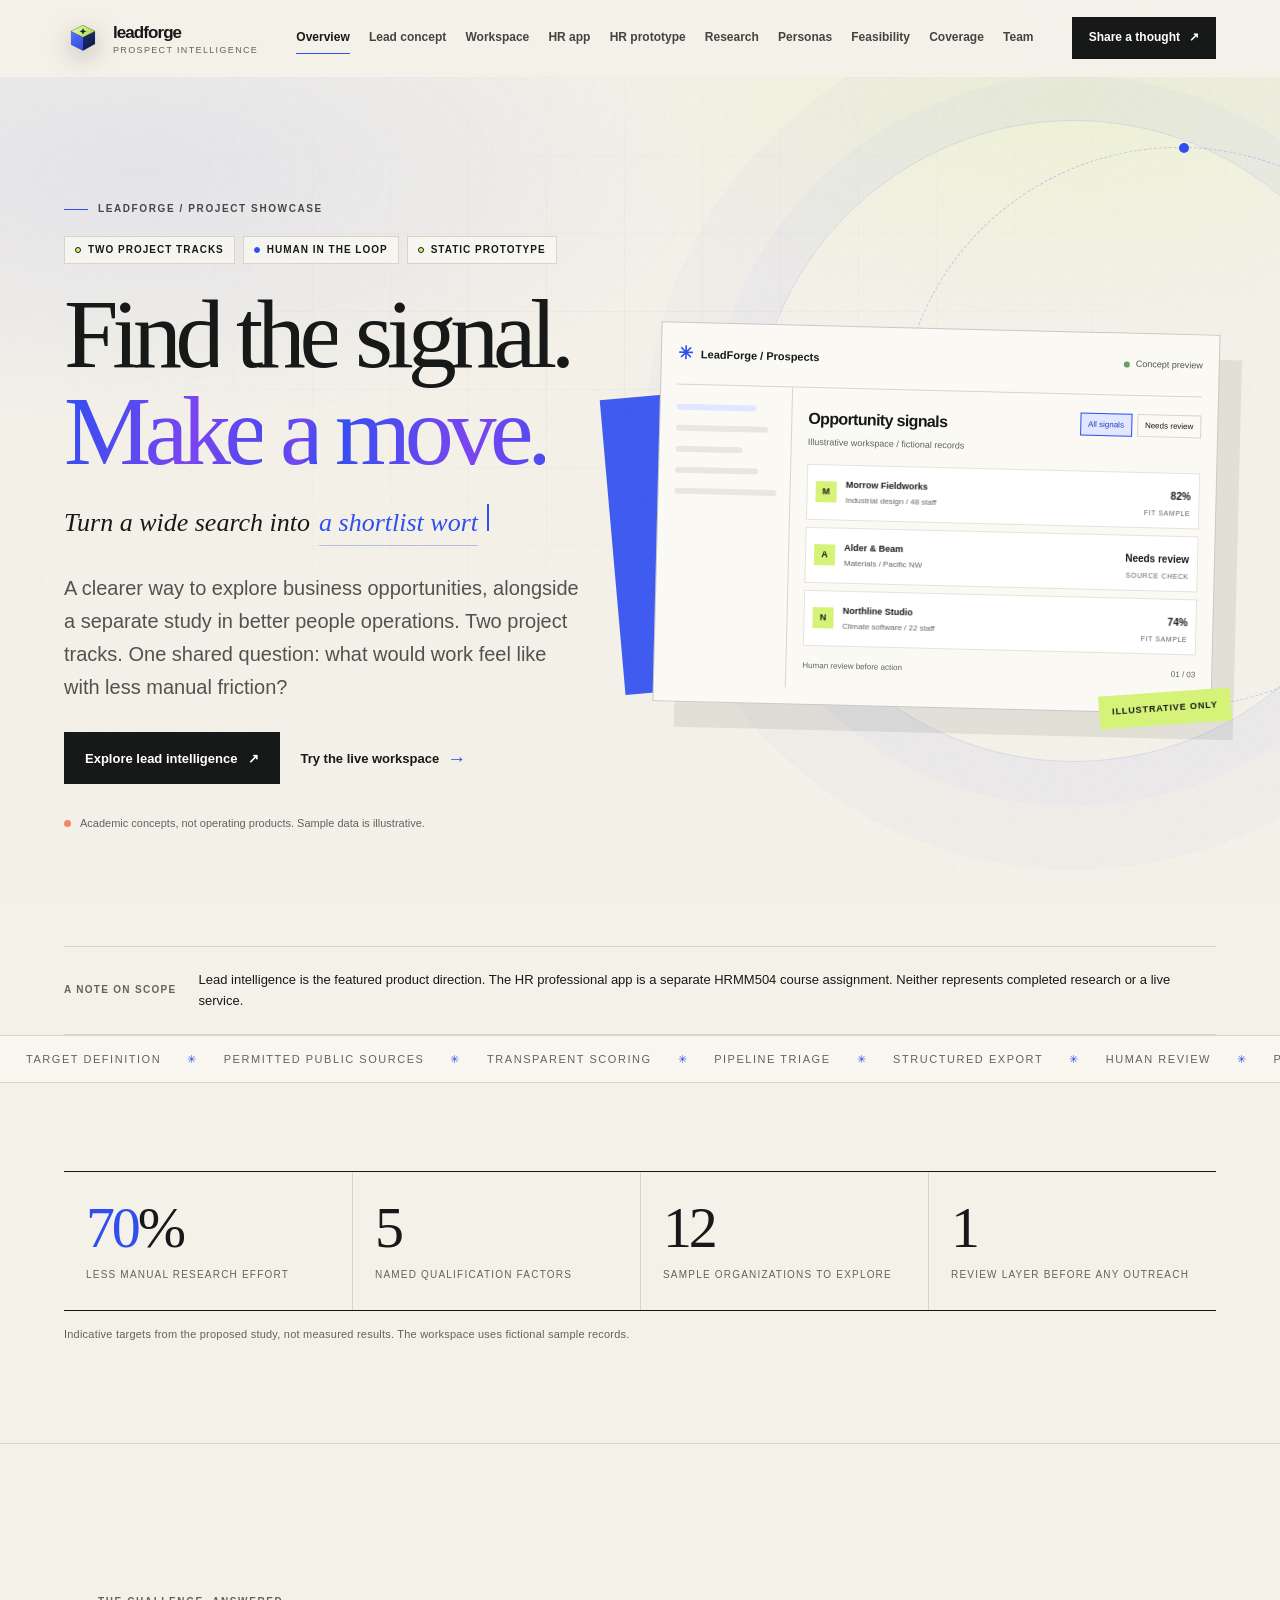
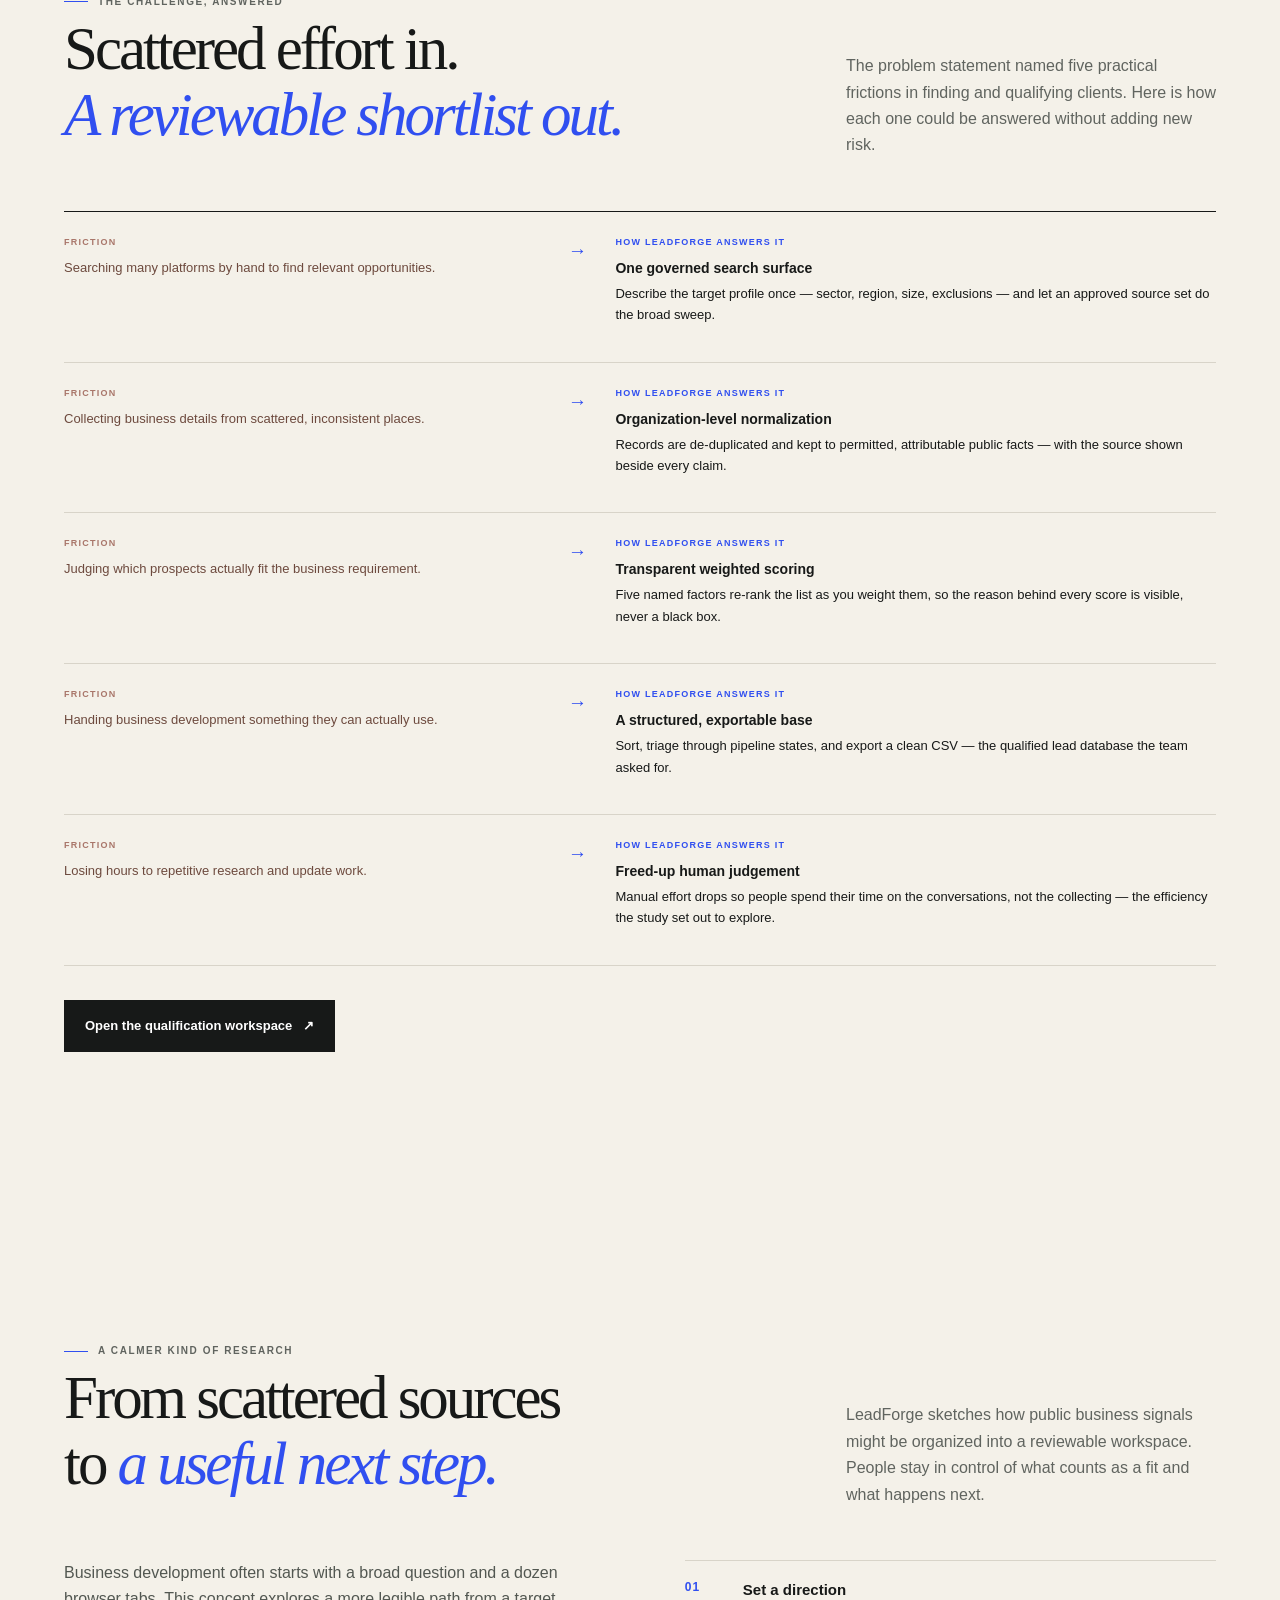
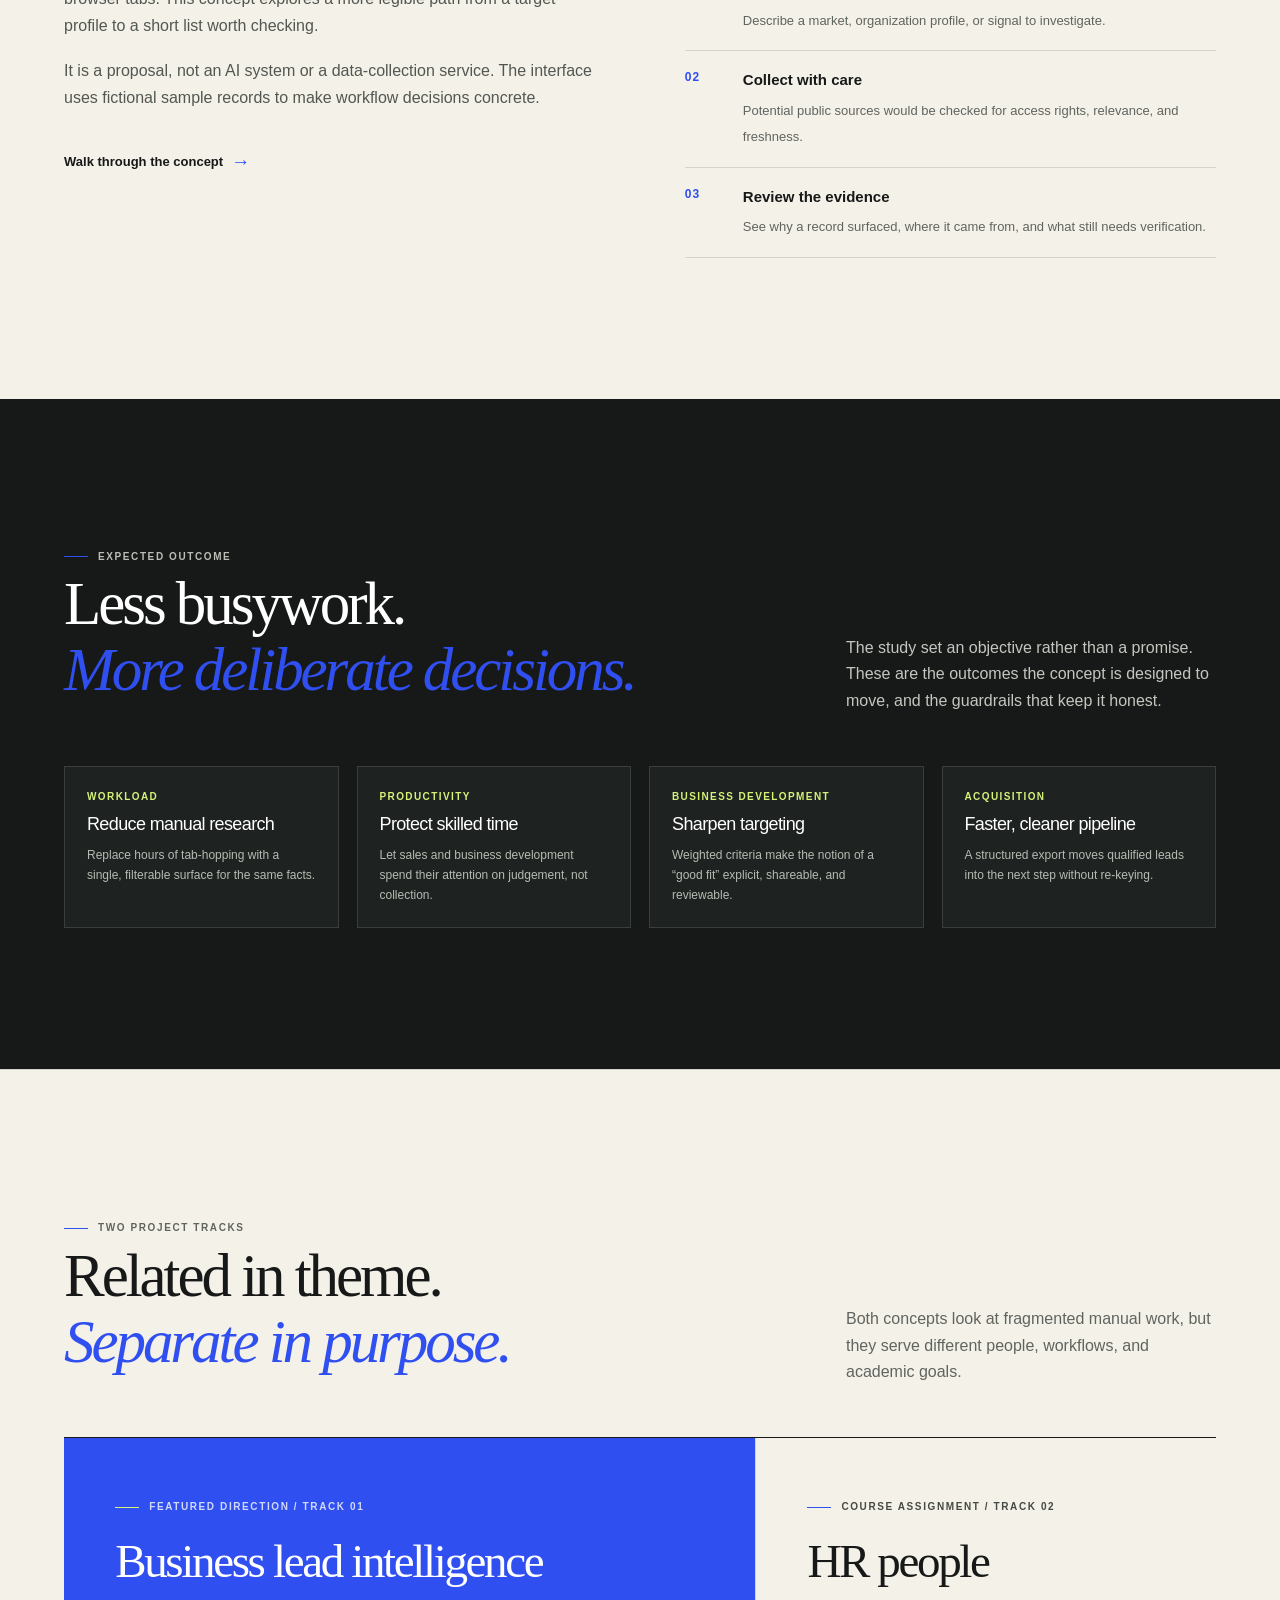
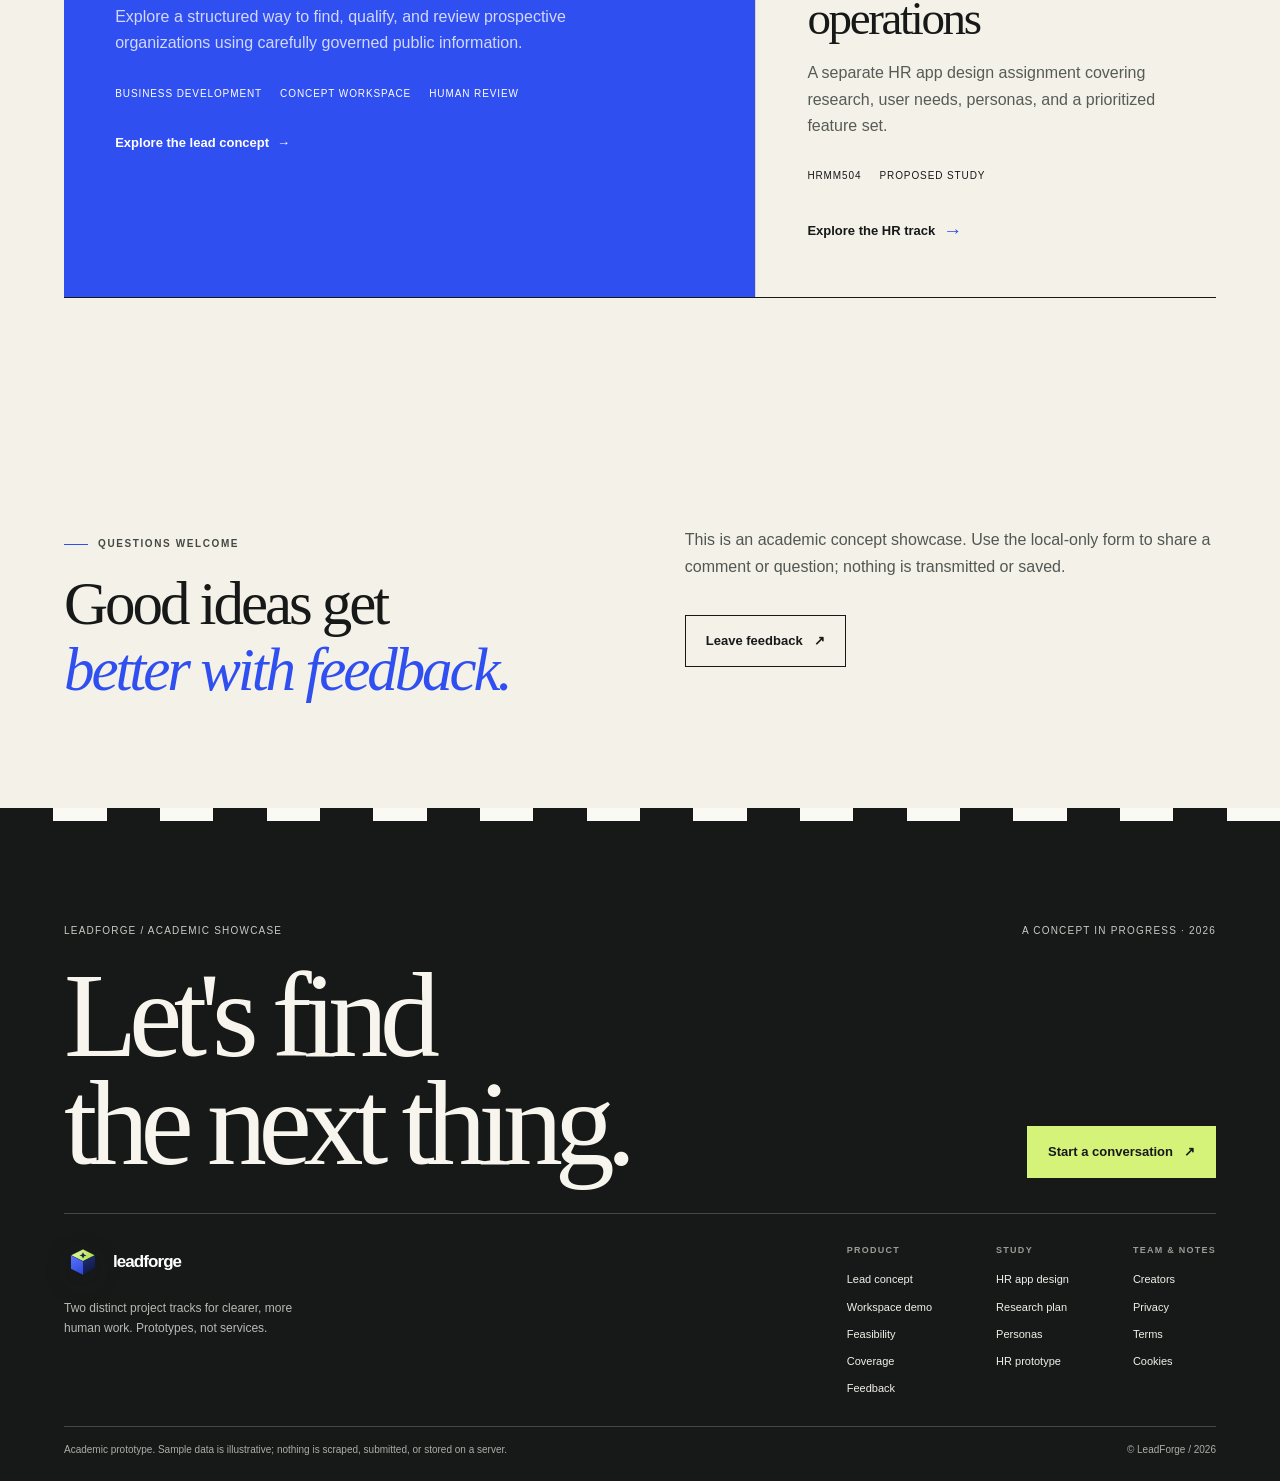
<file: index.html>
<!doctype html>
<html lang="en">
<head>
  <meta charset="utf-8">
  <meta name="viewport" content="width=device-width, initial-scale=1">
  <meta name="theme-color" content="#f4f1e9">
  <meta name="description" content="LeadForge is an academic showcase for two distinct concepts exploring clearer, more human workflows.">
  <link rel="icon" href="assets/favicon.svg" type="image/svg+xml">
  <title>LeadForge | Find the signal</title>
  <link rel="stylesheet" href="assets/styles.css">
  <script src="assets/site.js" defer></script>
</head>
<body>
  <a class="skip-link" href="#main">Skip to content</a>
  <header class="site-header">
    <div class="header-row">
      <a class="brand" href="index.html" aria-label="LeadForge home">
        <span class="brand-mark" aria-hidden="true"><svg viewBox="0 0 48 48" fill="none" focusable="false"><defs><linearGradient id="lfT" x1="6" y1="4" x2="42" y2="24" gradientUnits="userSpaceOnUse"><stop stop-color="#eaffb4"/><stop offset="1" stop-color="#a6d937"/></linearGradient><linearGradient id="lfL" x1="6" y1="12" x2="24" y2="44" gradientUnits="userSpaceOnUse"><stop stop-color="#5d7bff"/><stop offset="1" stop-color="#2a43d6"/></linearGradient><linearGradient id="lfR" x1="24" y1="20" x2="42" y2="44" gradientUnits="userSpaceOnUse"><stop stop-color="#1e2d74"/><stop offset="1" stop-color="#0b1230"/></linearGradient></defs><path d="M24 6 41 14.5 24 23 7 14.5 24 6Z" fill="url(#lfT)"/><path d="M7 14.5 24 23v19L7 33.5v-19Z" fill="url(#lfL)"/><path d="M41 14.5 24 23v19l17-9.5v-19Z" fill="url(#lfR)"/><path d="M24 6 41 14.5 24 23 7 14.5 24 6Z" stroke="#171918" stroke-opacity=".45" stroke-width="1" stroke-linejoin="round"/><path d="M24 10.4l1.6 3.1 3.3 1.2-3.3 1.2-1.6 3.1-1.6-3.1-3.3-1.2 3.3-1.2 1.6-3.1Z" fill="#17204f"/></svg></span>
        <span><span class="brand-name">leadforge</span><span class="brand-caption">Prospect intelligence</span></span>
      </a>
      <button class="menu-toggle" type="button" aria-expanded="false" aria-controls="site-navigation" aria-label="Open navigation menu"><span aria-hidden="true">+ </span>Menu</button>
      <nav class="primary-nav" id="site-navigation" aria-label="Main navigation"><a href="index.html" aria-current="page">Overview</a><a href="platform.html">Lead concept</a><a href="workspace.html">Workspace</a><a href="people.html">HR app</a><a href="hr-app.html">HR prototype</a><a href="research.html">Research</a><a href="personas.html">Personas</a><a href="feasibility.html">Feasibility</a><a href="solution.html">Coverage</a><a href="team.html">Team</a></nav>
      <a class="nav-cta header-cta" href="contact.html">Share a thought <span aria-hidden="true">↗</span></a>
    </div>
  </header>
  <main id="main">
    <section class="hero">
      <div class="hero-aurora" aria-hidden="true"></div>
      <div class="hero-grid-lines" aria-hidden="true"></div>
      <div class="orbit-ring" aria-hidden="true"></div>
      <div class="shell hero-grid">
        <div class="hero-copy">
          <p class="eyebrow">LeadForge / Project showcase</p>
          <div class="hero-badges">
            <span class="badge"><i aria-hidden="true"></i>Two project tracks</span>
            <span class="badge alt"><i aria-hidden="true"></i>Human in the loop</span>
            <span class="badge"><i aria-hidden="true"></i>Static prototype</span>
          </div>
          <h1><span class="hero-word" style="--i:0"><span>Find</span></span> <span class="hero-word" style="--i:1"><span>the</span></span> <span class="hero-word" style="--i:2"><span>signal.</span></span><br><span class="hero-word" style="--i:3"><span class="shimmer">Make</span></span> <span class="hero-word" style="--i:4"><span class="shimmer">a</span></span> <span class="hero-word" style="--i:5"><span class="shimmer">move.</span></span></h1>
          <p class="rotate-line">Turn a wide search into <span class="slot" data-rotate="a shortlist worth checking|clear evidence|a qualified lead|a next step"></span><span class="caret" aria-hidden="true"></span></p>
          <p class="lede">A clearer way to explore business opportunities, alongside a separate study in better people operations. Two project tracks. One shared question: what would work feel like with less manual friction?</p>
          <div class="hero-actions">
            <a class="button" href="platform.html">Explore lead intelligence <span aria-hidden="true">↗</span></a>
            <a class="text-link" href="workspace.html">Try the live workspace <span class="link-arrow" aria-hidden="true">→</span></a>
          </div>
          <p class="hero-note"><span class="note-dot" aria-hidden="true"></span>Academic concepts, not operating products. Sample data is illustrative.</p>
        </div>
        <div class="hero-visual" role="img" aria-label="Illustrative LeadForge lead workspace with fictional organizations and sample qualification scores">
          <div class="dash-window">
            <div class="dash-top">
              <div class="dash-brand"><span class="tiny-star" aria-hidden="true">✳</span> LeadForge / Prospects</div>
              <span class="dash-state"><i class="pulse" aria-hidden="true"></i> Concept preview</span>
            </div>
            <div class="dash-content">
              <aside class="dash-side" aria-hidden="true"><div class="side-line"></div><div class="side-line"></div><div class="side-line"></div><div class="side-line"></div><div class="side-line"></div></aside>
              <div class="dash-main">
                <div class="dash-main-head">
                  <div><p class="dash-title">Opportunity signals</p><p class="dash-sub">Illustrative workspace / fictional records</p></div>
                  <div class="dash-filters"><span class="dash-filter active">All signals</span><span class="dash-filter">Needs review</span></div>
                </div>
                <div class="lead-list">
                  <div class="lead-row"><span class="lead-avatar">M</span><div><p class="lead-name">Morrow Fieldworks</p><p class="lead-description">Industrial design / 48 staff</p></div><div class="lead-score"><span class="score">82%</span><span class="score-label">fit sample</span></div></div>
                  <div class="lead-row"><span class="lead-avatar">A</span><div><p class="lead-name">Alder &amp; Beam</p><p class="lead-description">Materials / Pacific NW</p></div><div class="lead-score"><span class="score">Needs review</span><span class="score-label">source check</span></div></div>
                  <div class="lead-row"><span class="lead-avatar">N</span><div><p class="lead-name">Northline Studio</p><p class="lead-description">Climate software / 22 staff</p></div><div class="lead-score"><span class="score">74%</span><span class="score-label">fit sample</span></div></div>
                </div>
                <div class="dash-foot"><span>Human review before action</span><span>01 / 03</span></div>
              </div>
            </div>
          </div>
          <span class="sample-stamp">Illustrative only</span>
        </div>
      </div>
    </section>

    <div class="shell">
      <div class="trust-line reveal"><strong>A note on scope</strong><p>Lead intelligence is the featured product direction. The HR professional app is a separate HRMM504 course assignment. Neither represents completed research or a live service.</p></div>
    </div>

    <div class="ticker" aria-hidden="true"><div class="ticker-track">
      <span>Target definition</span><span>Permitted public sources</span><span>Transparent scoring</span><span>Pipeline triage</span><span>Structured export</span><span>Human review</span><span>Privacy by design</span>
      <span>Target definition</span><span>Permitted public sources</span><span>Transparent scoring</span><span>Pipeline triage</span><span>Structured export</span><span>Human review</span><span>Privacy by design</span>
    </div></div>

    <section class="section-tight"><div class="shell">
      <div class="stat-band reveal">
        <div class="stat"><b><em data-count="70">0</em>%</b><span>Less manual research effort</span></div>
        <div class="stat"><b data-count="5">0</b><span>Named qualification factors</span></div>
        <div class="stat"><b data-count="12">0</b><span>Sample organizations to explore</span></div>
        <div class="stat"><b data-count="1">0</b><span>Review layer before any outreach</span></div>
      </div>
      <p class="micro" style="margin-top:14px">Indicative targets from the proposed study, not measured results. The workspace uses fictional sample records.</p>
    </div></section>

    <section class="section section-rule"><div class="shell">
      <div class="section-head reveal">
        <div><p class="eyebrow">The challenge, answered</p><h2>Scattered effort in.<br><span class="display-italic">A reviewable shortlist out.</span></h2></div>
        <p>The problem statement named five practical frictions in finding and qualifying clients. Here is how each one could be answered without adding new risk.</p>
      </div>
      <div class="solve-grid stagger">
        <div class="solve-row reveal">
          <p class="solve-problem">Searching many platforms by hand to find relevant opportunities.</p>
          <span class="arrow" aria-hidden="true">→</span>
          <p class="solve-fix"><strong>One governed search surface</strong>Describe the target profile once — sector, region, size, exclusions — and let an approved source set do the broad sweep.</p>
        </div>
        <div class="solve-row reveal">
          <p class="solve-problem">Collecting business details from scattered, inconsistent places.</p>
          <span class="arrow" aria-hidden="true">→</span>
          <p class="solve-fix"><strong>Organization-level normalization</strong>Records are de-duplicated and kept to permitted, attributable public facts — with the source shown beside every claim.</p>
        </div>
        <div class="solve-row reveal">
          <p class="solve-problem">Judging which prospects actually fit the business requirement.</p>
          <span class="arrow" aria-hidden="true">→</span>
          <p class="solve-fix"><strong>Transparent weighted scoring</strong>Five named factors re-rank the list as you weight them, so the reason behind every score is visible, never a black box.</p>
        </div>
        <div class="solve-row reveal">
          <p class="solve-problem">Handing business development something they can actually use.</p>
          <span class="arrow" aria-hidden="true">→</span>
          <p class="solve-fix"><strong>A structured, exportable base</strong>Sort, triage through pipeline states, and export a clean CSV — the qualified lead database the team asked for.</p>
        </div>
        <div class="solve-row reveal">
          <p class="solve-problem">Losing hours to repetitive research and update work.</p>
          <span class="arrow" aria-hidden="true">→</span>
          <p class="solve-fix"><strong>Freed-up human judgement</strong>Manual effort drops so people spend their time on the conversations, not the collecting — the efficiency the study set out to explore.</p>
        </div>
      </div>
      <div class="reveal" style="margin-top:34px"><a class="button" href="workspace.html">Open the qualification workspace <span aria-hidden="true">↗</span></a></div>
    </div></section>

    <section class="section shell">
      <div class="section-head reveal">
        <div><p class="eyebrow">A calmer kind of research</p><h2>From scattered sources<br>to <span class="display-italic">a useful next step.</span></h2></div>
        <p>LeadForge sketches how public business signals might be organized into a reviewable workspace. People stay in control of what counts as a fit and what happens next.</p>
      </div>
      <div class="two-col reveal">
        <div class="copy-stack">
          <p>Business development often starts with a broad question and a dozen browser tabs. This concept explores a more legible path from a target profile to a short list worth checking.</p>
          <p>It is a proposal, not an AI system or a data-collection service. The interface uses fictional sample records to make workflow decisions concrete.</p>
          <a class="text-link" href="platform.html">Walk through the concept <span class="link-arrow" aria-hidden="true">→</span></a>
        </div>
        <ol class="numbered-list">
          <li><b>01</b><div><strong>Set a direction</strong><span>Describe a market, organization profile, or signal to investigate.</span></div></li>
          <li><b>02</b><div><strong>Collect with care</strong><span>Potential public sources would be checked for access rights, relevance, and freshness.</span></div></li>
          <li><b>03</b><div><strong>Review the evidence</strong><span>See why a record surfaced, where it came from, and what still needs verification.</span></div></li>
        </ol>
      </div>
    </section>

    <section class="section section-ink"><div class="shell">
      <div class="section-head reveal">
        <div><p class="eyebrow">Expected outcome</p><h2>Less busywork.<br><span class="display-italic">More deliberate decisions.</span></h2></div>
        <p>The study set an objective rather than a promise. These are the outcomes the concept is designed to move, and the guardrails that keep it honest.</p>
      </div>
      <div class="panel-grid stagger">
        <article class="panel reveal"><span class="smallcaps">Workload</span><h3>Reduce manual research</h3><p>Replace hours of tab-hopping with a single, filterable surface for the same facts.</p></article>
        <article class="panel reveal"><span class="smallcaps">Productivity</span><h3>Protect skilled time</h3><p>Let sales and business development spend their attention on judgement, not collection.</p></article>
        <article class="panel reveal"><span class="smallcaps">Business development</span><h3>Sharpen targeting</h3><p>Weighted criteria make the notion of a “good fit” explicit, shareable, and reviewable.</p></article>
        <article class="panel reveal"><span class="smallcaps">Acquisition</span><h3>Faster, cleaner pipeline</h3><p>A structured export moves qualified leads into the next step without re-keying.</p></article>
      </div>
    </div></section>

    <section class="section section-rule">
      <div class="shell">
        <div class="section-head reveal">
          <div><p class="eyebrow">Two project tracks</p><h2>Related in theme.<br><span class="display-italic">Separate in purpose.</span></h2></div>
          <p>Both concepts look at fragmented manual work, but they serve different people, workflows, and academic goals.</p>
        </div>
        <div class="track-grid reveal">
          <article class="track-card featured">
            <p class="eyebrow">Featured direction / Track 01</p>
            <h3>Business lead intelligence</h3>
            <p class="track-desc">Explore a structured way to find, qualify, and review prospective organizations using carefully governed public information.</p>
            <div class="track-meta"><span>Business development</span><span>Concept workspace</span><span>Human review</span></div>
            <a class="text-link" href="platform.html">Explore the lead concept <span aria-hidden="true">→</span></a>
          </article>
          <article class="track-card">
            <p class="eyebrow">Course assignment / Track 02</p>
            <h3>HR people operations</h3>
            <p class="track-desc">A separate HR app design assignment covering research, user needs, personas, and a prioritized feature set.</p>
            <div class="track-meta"><span>HRMM504</span><span>Proposed study</span></div>
            <a class="text-link" href="people.html">Explore the HR track <span class="link-arrow" aria-hidden="true">→</span></a>
          </article>
        </div>
      </div>
    </section>
    <section class="section-tight shell">
      <div class="two-col reveal">
        <div><p class="eyebrow">Questions welcome</p><h2>Good ideas get<br><span class="display-italic">better with feedback.</span></h2></div>
        <div class="copy-stack"><p>This is an academic concept showcase. Use the local-only form to share a comment or question; nothing is transmitted or saved.</p><a class="button button-secondary" href="contact.html">Leave feedback <span aria-hidden="true">↗</span></a></div>
      </div>
    </section>
  </main>
  <div class="checker-band" aria-hidden="true"><span></span><span></span><span></span><span></span><span></span><span></span><span></span><span></span><span></span><span></span><span></span><span></span><span></span><span></span><span></span><span></span><span></span><span></span><span></span><span></span><span></span><span></span><span></span><span></span></div>
  <footer class="site-footer">
    <div class="footer-inner">
      <div class="footer-topline"><span>LeadForge / Academic showcase</span><span>A concept in progress · 2026</span></div>
      <div class="footer-headline"><h2>Let's find<br>the next thing.</h2><a class="button" href="contact.html">Start a conversation <span aria-hidden="true">↗</span></a></div>
      <div class="footer-links">
        <div class="footer-lockup"><a class="brand" href="index.html"><span class="brand-mark" aria-hidden="true"><svg viewBox="0 0 48 48" fill="none" focusable="false"><defs><linearGradient id="lfT" x1="6" y1="4" x2="42" y2="24" gradientUnits="userSpaceOnUse"><stop stop-color="#eaffb4"/><stop offset="1" stop-color="#a6d937"/></linearGradient><linearGradient id="lfL" x1="6" y1="12" x2="24" y2="44" gradientUnits="userSpaceOnUse"><stop stop-color="#5d7bff"/><stop offset="1" stop-color="#2a43d6"/></linearGradient><linearGradient id="lfR" x1="24" y1="20" x2="42" y2="44" gradientUnits="userSpaceOnUse"><stop stop-color="#1e2d74"/><stop offset="1" stop-color="#0b1230"/></linearGradient></defs><path d="M24 6 41 14.5 24 23 7 14.5 24 6Z" fill="url(#lfT)"/><path d="M7 14.5 24 23v19L7 33.5v-19Z" fill="url(#lfL)"/><path d="M41 14.5 24 23v19l17-9.5v-19Z" fill="url(#lfR)"/><path d="M24 6 41 14.5 24 23 7 14.5 24 6Z" stroke="#171918" stroke-opacity=".45" stroke-width="1" stroke-linejoin="round"/><path d="M24 10.4l1.6 3.1 3.3 1.2-3.3 1.2-1.6 3.1-1.6-3.1-3.3-1.2 3.3-1.2 1.6-3.1Z" fill="#17204f"/></svg></span><span class="brand-name">leadforge</span></a><p>Two distinct project tracks for clearer, more human work. Prototypes, not services.</p></div>
        <div class="footer-column"><strong>Product</strong><a href="platform.html">Lead concept</a><a href="workspace.html">Workspace demo</a><a href="feasibility.html">Feasibility</a><a href="solution.html">Coverage</a><a href="contact.html">Feedback</a></div>
        <div class="footer-column"><strong>Study</strong><a href="people.html">HR app design</a><a href="research.html">Research plan</a><a href="personas.html">Personas</a><a href="hr-app.html">HR prototype</a></div>
        <div class="footer-column"><strong>Team &amp; notes</strong><a href="team.html">Creators</a><a href="privacy.html">Privacy</a><a href="terms.html">Terms</a><a href="cookies.html">Cookies</a></div>
      </div>
      <div class="footer-bottom"><span>Academic prototype. Sample data is illustrative; nothing is scraped, submitted, or stored on a server.</span><span>© LeadForge / 2026</span></div>
    </div>
  </footer>
</body>
</html>
</file>
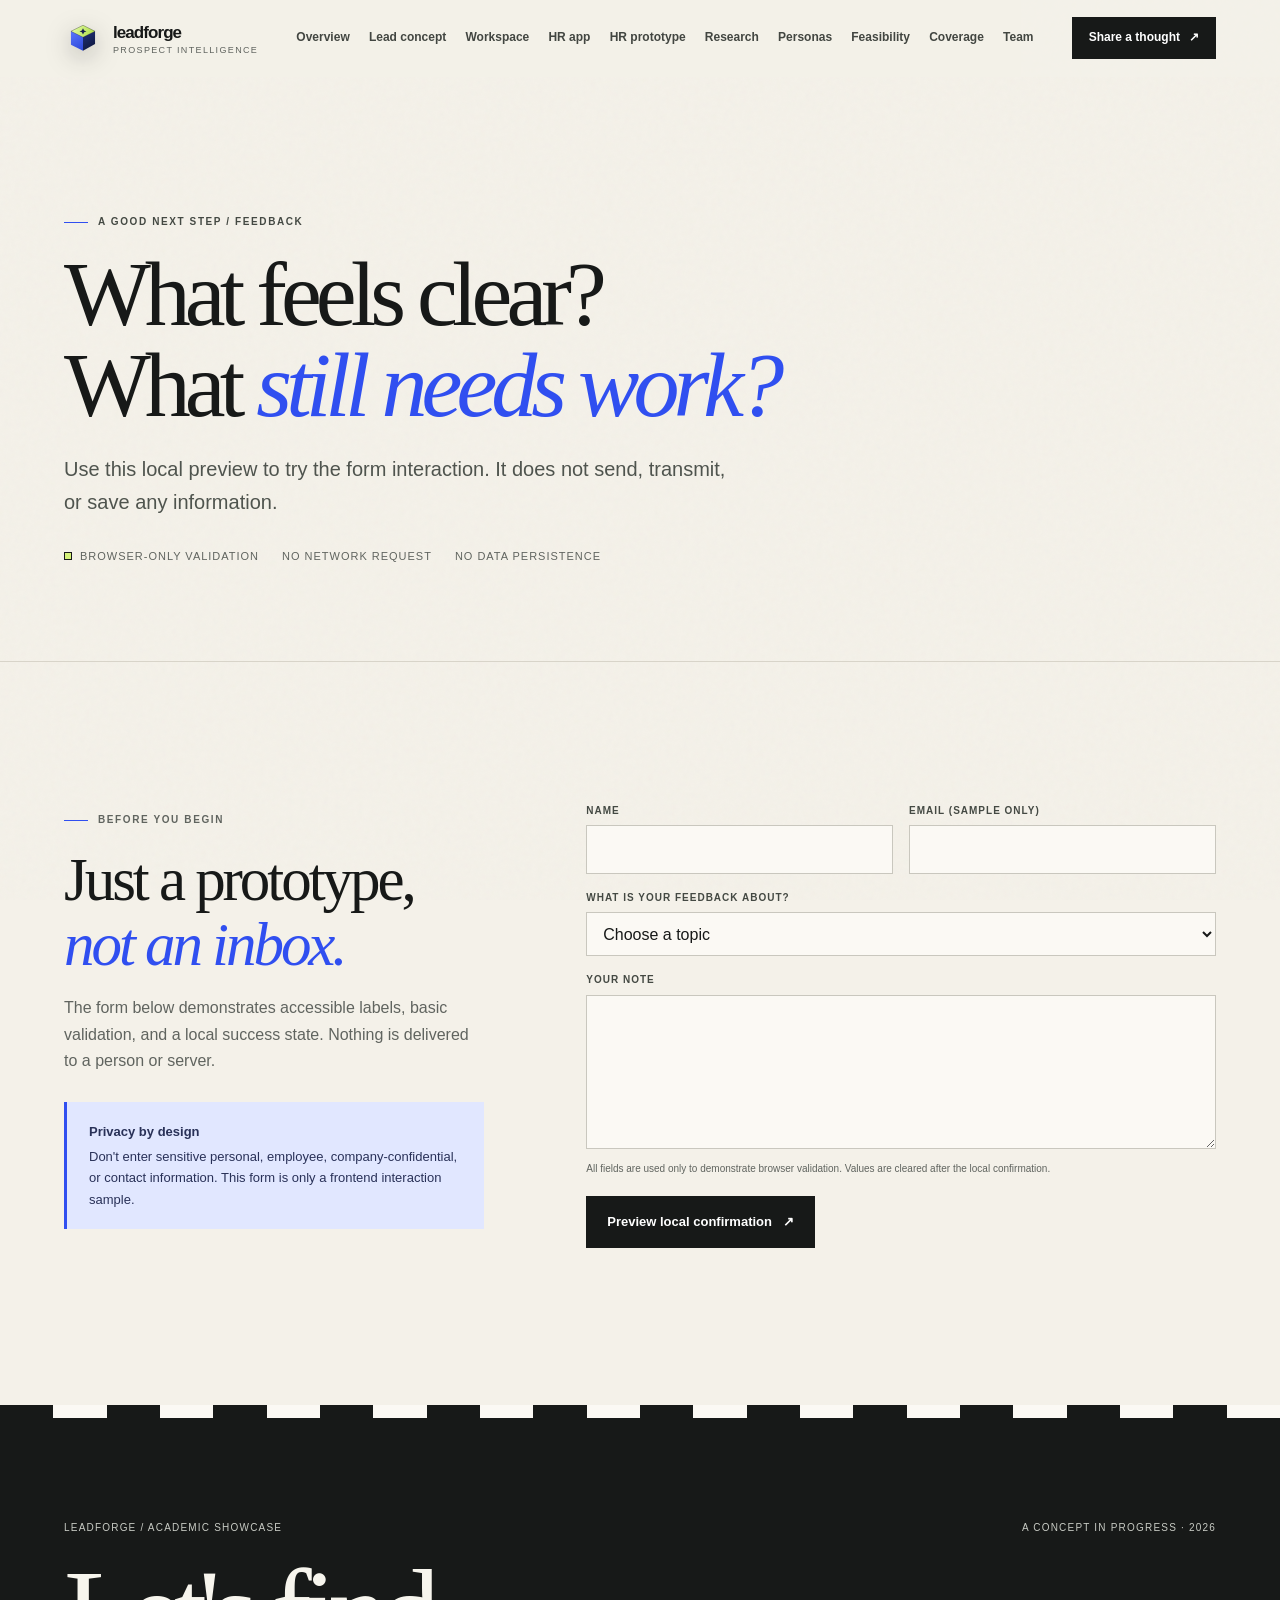
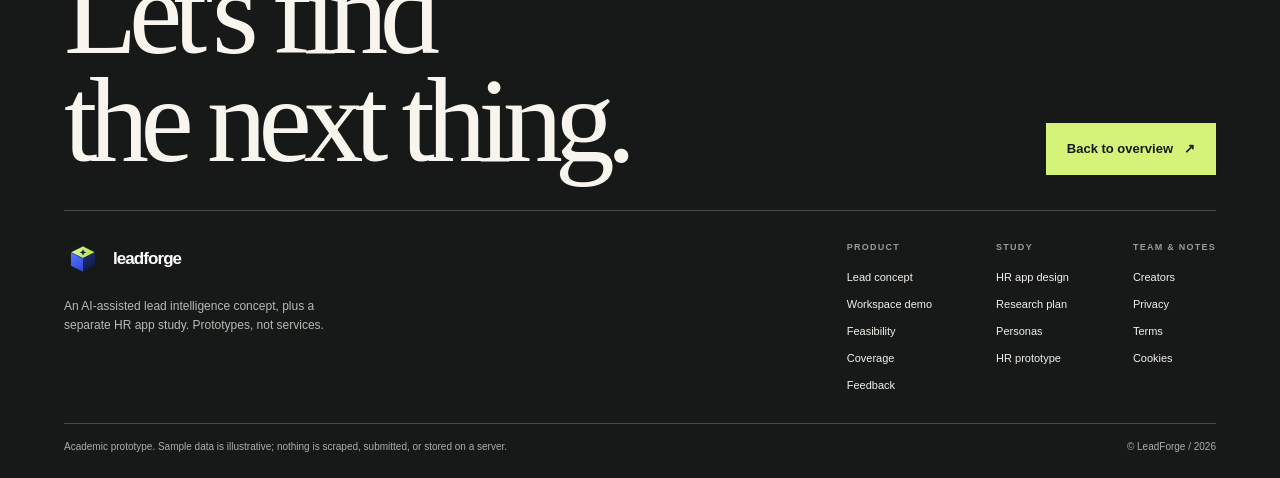
<file: contact.html>
<!doctype html>
<html lang="en">
<head>
  <meta charset="utf-8"><meta name="viewport" content="width=device-width, initial-scale=1"><meta name="theme-color" content="#f4f1e9">
  <meta name="description" content="Share local-only feedback about the LeadForge academic project showcase.">
  <link rel="icon" href="assets/favicon.svg" type="image/svg+xml">
  <title>Feedback | LeadForge</title><link rel="stylesheet" href="assets/styles.css"><script src="assets/site.js" defer></script>
</head>
<body>
  <a class="skip-link" href="#main">Skip to content</a>
  <header class="site-header"><div class="header-row">
    <a class="brand" href="index.html" aria-label="LeadForge home"><span class="brand-mark" aria-hidden="true"><svg viewBox="0 0 48 48" fill="none" focusable="false"><defs><linearGradient id="lfT" x1="6" y1="4" x2="42" y2="24" gradientUnits="userSpaceOnUse"><stop stop-color="#eaffb4"/><stop offset="1" stop-color="#a6d937"/></linearGradient><linearGradient id="lfL" x1="6" y1="12" x2="24" y2="44" gradientUnits="userSpaceOnUse"><stop stop-color="#5d7bff"/><stop offset="1" stop-color="#2a43d6"/></linearGradient><linearGradient id="lfR" x1="24" y1="20" x2="42" y2="44" gradientUnits="userSpaceOnUse"><stop stop-color="#1e2d74"/><stop offset="1" stop-color="#0b1230"/></linearGradient></defs><path d="M24 6 41 14.5 24 23 7 14.5 24 6Z" fill="url(#lfT)"/><path d="M7 14.5 24 23v19L7 33.5v-19Z" fill="url(#lfL)"/><path d="M41 14.5 24 23v19l17-9.5v-19Z" fill="url(#lfR)"/><path d="M24 6 41 14.5 24 23 7 14.5 24 6Z" stroke="#171918" stroke-opacity=".45" stroke-width="1" stroke-linejoin="round"/><path d="M24 10.4l1.6 3.1 3.3 1.2-3.3 1.2-1.6 3.1-1.6-3.1-3.3-1.2 3.3-1.2 1.6-3.1Z" fill="#17204f"/></svg></span><span><span class="brand-name">leadforge</span><span class="brand-caption">Prospect intelligence</span></span></a>
    <button class="menu-toggle" type="button" aria-expanded="false" aria-controls="site-navigation" aria-label="Open navigation menu"><span aria-hidden="true">+ </span>Menu</button>
    <nav class="primary-nav" id="site-navigation" aria-label="Main navigation"><a href="index.html">Overview</a><a href="platform.html">Lead concept</a><a href="workspace.html">Workspace</a><a href="people.html">HR app</a><a href="hr-app.html">HR prototype</a><a href="research.html">Research</a><a href="personas.html">Personas</a><a href="feasibility.html">Feasibility</a><a href="solution.html">Coverage</a><a href="team.html">Team</a></nav>
    <a class="nav-cta header-cta" href="contact.html" aria-current="page">Share a thought <span aria-hidden="true">↗</span></a>
  </div></header>
  <main id="main">
    <section class="page-hero"><div class="shell">
      <p class="eyebrow">A good next step / Feedback</p>
      <h1>What feels clear?<br>What <span class="display-italic">still needs work?</span></h1>
      <p class="lede">Use this local preview to try the form interaction. It does not send, transmit, or save any information.</p>
      <div class="page-meta"><span><i class="meta-square" aria-hidden="true"></i> Browser-only validation</span><span>No network request</span><span>No data persistence</span></div>
    </div></section>
    <section class="section section-rule"><div class="shell contact-layout">
      <aside class="contact-aside"><p class="eyebrow">Before you begin</p><h2>Just a prototype,<br><span class="display-italic">not an inbox.</span></h2>
        <p>The form below demonstrates accessible labels, basic validation, and a local success state. Nothing is delivered to a person or server.</p>
        <div class="notice" style="margin-top:27px"><strong>Privacy by design</strong>Don't enter sensitive personal, employee, company-confidential, or contact information. This form is only a frontend interaction sample.</div>
      </aside>
      <form class="contact-form" data-local-form autocomplete="off" aria-describedby="form-disclaimer">
        <div class="field"><label for="feedback-name">Name</label><input id="feedback-name" name="name" type="text" autocomplete="off" required></div>
        <div class="field"><label for="feedback-email">Email (sample only)</label><input id="feedback-email" name="email" type="email" autocomplete="off" required></div>
        <div class="field full"><label for="feedback-topic">What is your feedback about?</label><select id="feedback-topic" name="topic" required><option value="">Choose a topic</option><option>Lead intelligence concept</option><option>HR people operations assignment</option><option>Research approach</option><option>Accessibility or design</option><option>Other</option></select></div>
        <div class="field full"><label for="feedback-message">Your note</label><textarea id="feedback-message" name="message" rows="5" required></textarea></div>
        <p class="consent-note" id="form-disclaimer">All fields are used only to demonstrate browser validation. Values are cleared after the local confirmation.</p>
        <button class="button" type="button" data-local-submit>Preview local confirmation <span aria-hidden="true">↗</span></button>
        <p class="form-status" role="status" aria-live="polite"></p>
        <noscript><p class="notice coral full">JavaScript is disabled, so this local-only form is inactive. No information is submitted.</p></noscript>
      </form>
    </div></section>
  </main>
  <div class="checker-band" aria-hidden="true"><span></span><span></span><span></span><span></span><span></span><span></span><span></span><span></span><span></span><span></span><span></span><span></span><span></span><span></span><span></span><span></span><span></span><span></span><span></span><span></span><span></span><span></span><span></span><span></span></div>
  <footer class="site-footer"><div class="footer-inner">
    <div class="footer-topline"><span>LeadForge / Academic showcase</span><span>A concept in progress · 2026</span></div>
    <div class="footer-headline"><h2>Let's find<br>the next thing.</h2><a class="button" href="index.html">Back to overview <span aria-hidden="true">↗</span></a></div>
    <div class="footer-links"><div class="footer-lockup"><a class="brand" href="index.html"><span class="brand-mark" aria-hidden="true"><svg viewBox="0 0 48 48" fill="none" focusable="false"><defs><linearGradient id="lfT" x1="6" y1="4" x2="42" y2="24" gradientUnits="userSpaceOnUse"><stop stop-color="#eaffb4"/><stop offset="1" stop-color="#a6d937"/></linearGradient><linearGradient id="lfL" x1="6" y1="12" x2="24" y2="44" gradientUnits="userSpaceOnUse"><stop stop-color="#5d7bff"/><stop offset="1" stop-color="#2a43d6"/></linearGradient><linearGradient id="lfR" x1="24" y1="20" x2="42" y2="44" gradientUnits="userSpaceOnUse"><stop stop-color="#1e2d74"/><stop offset="1" stop-color="#0b1230"/></linearGradient></defs><path d="M24 6 41 14.5 24 23 7 14.5 24 6Z" fill="url(#lfT)"/><path d="M7 14.5 24 23v19L7 33.5v-19Z" fill="url(#lfL)"/><path d="M41 14.5 24 23v19l17-9.5v-19Z" fill="url(#lfR)"/><path d="M24 6 41 14.5 24 23 7 14.5 24 6Z" stroke="#171918" stroke-opacity=".45" stroke-width="1" stroke-linejoin="round"/><path d="M24 10.4l1.6 3.1 3.3 1.2-3.3 1.2-1.6 3.1-1.6-3.1-3.3-1.2 3.3-1.2 1.6-3.1Z" fill="#17204f"/></svg></span><span class="brand-name">leadforge</span></a><p>An AI-assisted lead intelligence concept, plus a separate HR app study. Prototypes, not services.</p></div><div class="footer-column"><strong>Product</strong><a href="platform.html">Lead concept</a><a href="workspace.html">Workspace demo</a><a href="feasibility.html">Feasibility</a><a href="solution.html">Coverage</a><a href="contact.html">Feedback</a></div><div class="footer-column"><strong>Study</strong><a href="people.html">HR app design</a><a href="research.html">Research plan</a><a href="personas.html">Personas</a><a href="hr-app.html">HR prototype</a></div><div class="footer-column"><strong>Team &amp; notes</strong><a href="team.html">Creators</a><a href="privacy.html">Privacy</a><a href="terms.html">Terms</a><a href="cookies.html">Cookies</a></div></div>
    <div class="footer-bottom"><span>Academic prototype. Sample data is illustrative; nothing is scraped, submitted, or stored on a server.</span><span>© LeadForge / 2026</span></div>
  </div></footer>
</body>
</html>
</file>
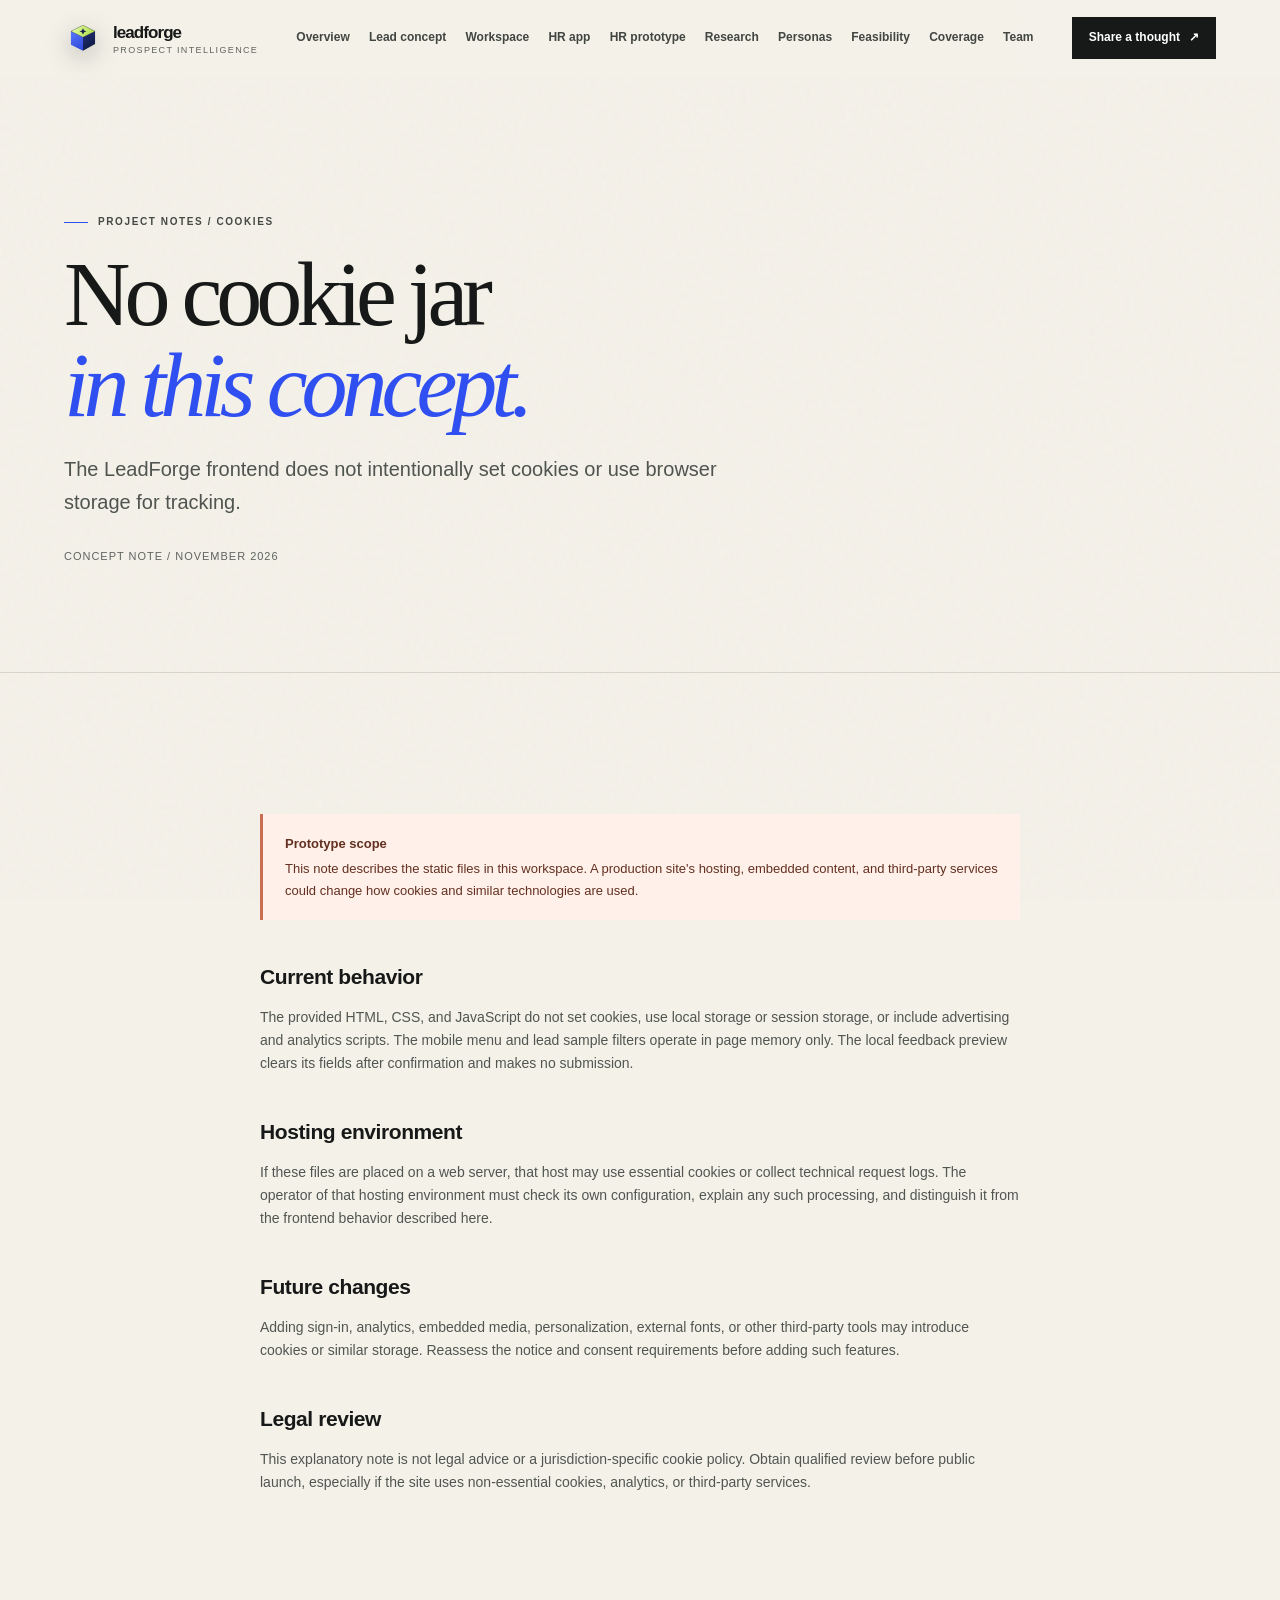
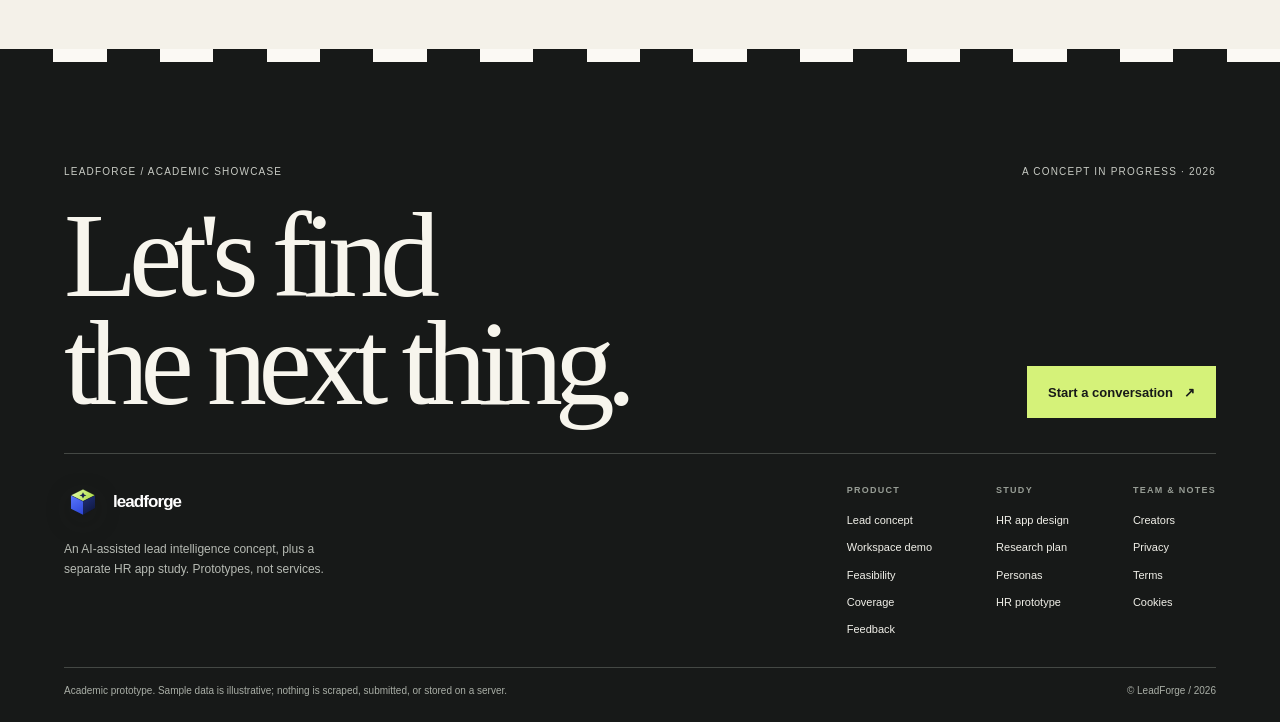
<file: cookies.html>
<!doctype html>
<html lang="en">
<head>
  <meta charset="utf-8"><meta name="viewport" content="width=device-width, initial-scale=1"><meta name="theme-color" content="#f4f1e9">
  <meta name="description" content="Cookie note for the LeadForge academic frontend prototype.">
  <link rel="icon" href="assets/favicon.svg" type="image/svg+xml">
  <title>Cookie note | LeadForge</title><link rel="stylesheet" href="assets/styles.css"><script src="assets/site.js" defer></script>
</head>
<body>
  <a class="skip-link" href="#main">Skip to content</a>
  <header class="site-header"><div class="header-row">
    <a class="brand" href="index.html" aria-label="LeadForge home"><span class="brand-mark" aria-hidden="true"><svg viewBox="0 0 48 48" fill="none" focusable="false"><defs><linearGradient id="lfT" x1="6" y1="4" x2="42" y2="24" gradientUnits="userSpaceOnUse"><stop stop-color="#eaffb4"/><stop offset="1" stop-color="#a6d937"/></linearGradient><linearGradient id="lfL" x1="6" y1="12" x2="24" y2="44" gradientUnits="userSpaceOnUse"><stop stop-color="#5d7bff"/><stop offset="1" stop-color="#2a43d6"/></linearGradient><linearGradient id="lfR" x1="24" y1="20" x2="42" y2="44" gradientUnits="userSpaceOnUse"><stop stop-color="#1e2d74"/><stop offset="1" stop-color="#0b1230"/></linearGradient></defs><path d="M24 6 41 14.5 24 23 7 14.5 24 6Z" fill="url(#lfT)"/><path d="M7 14.5 24 23v19L7 33.5v-19Z" fill="url(#lfL)"/><path d="M41 14.5 24 23v19l17-9.5v-19Z" fill="url(#lfR)"/><path d="M24 6 41 14.5 24 23 7 14.5 24 6Z" stroke="#171918" stroke-opacity=".45" stroke-width="1" stroke-linejoin="round"/><path d="M24 10.4l1.6 3.1 3.3 1.2-3.3 1.2-1.6 3.1-1.6-3.1-3.3-1.2 3.3-1.2 1.6-3.1Z" fill="#17204f"/></svg></span><span><span class="brand-name">leadforge</span><span class="brand-caption">Prospect intelligence</span></span></a>
    <button class="menu-toggle" type="button" aria-expanded="false" aria-controls="site-navigation" aria-label="Open navigation menu"><span aria-hidden="true">+ </span>Menu</button>
    <nav class="primary-nav" id="site-navigation" aria-label="Main navigation"><a href="index.html">Overview</a><a href="platform.html">Lead concept</a><a href="workspace.html">Workspace</a><a href="people.html">HR app</a><a href="hr-app.html">HR prototype</a><a href="research.html">Research</a><a href="personas.html">Personas</a><a href="feasibility.html">Feasibility</a><a href="solution.html">Coverage</a><a href="team.html">Team</a></nav>
    <a class="nav-cta header-cta" href="contact.html">Share a thought <span aria-hidden="true">↗</span></a>
  </div></header>
  <main id="main">
    <section class="page-hero"><div class="shell"><p class="eyebrow">Project notes / Cookies</p><h1>No cookie jar<br><span class="display-italic">in this concept.</span></h1><p class="lede">The LeadForge frontend does not intentionally set cookies or use browser storage for tracking.</p><p class="page-meta">Concept note / November 2026</p></div></section>
    <section class="section section-rule"><div class="shell policy-copy">
      <div class="notice coral"><strong>Prototype scope</strong>This note describes the static files in this workspace. A production site's hosting, embedded content, and third-party services could change how cookies and similar technologies are used.</div>
      <h2>Current behavior</h2>
      <p>The provided HTML, CSS, and JavaScript do not set cookies, use local storage or session storage, or include advertising and analytics scripts. The mobile menu and lead sample filters operate in page memory only. The local feedback preview clears its fields after confirmation and makes no submission.</p>
      <h2>Hosting environment</h2>
      <p>If these files are placed on a web server, that host may use essential cookies or collect technical request logs. The operator of that hosting environment must check its own configuration, explain any such processing, and distinguish it from the frontend behavior described here.</p>
      <h2>Future changes</h2>
      <p>Adding sign-in, analytics, embedded media, personalization, external fonts, or other third-party tools may introduce cookies or similar storage. Reassess the notice and consent requirements before adding such features.</p>
      <h2>Legal review</h2>
      <p>This explanatory note is not legal advice or a jurisdiction-specific cookie policy. Obtain qualified review before public launch, especially if the site uses non-essential cookies, analytics, or third-party services.</p>
    </div></section>
  </main>
  <div class="checker-band" aria-hidden="true"><span></span><span></span><span></span><span></span><span></span><span></span><span></span><span></span><span></span><span></span><span></span><span></span><span></span><span></span><span></span><span></span><span></span><span></span><span></span><span></span><span></span><span></span><span></span><span></span></div>
  <footer class="site-footer"><div class="footer-inner">
    <div class="footer-topline"><span>LeadForge / Academic showcase</span><span>A concept in progress · 2026</span></div>
    <div class="footer-headline"><h2>Let's find<br>the next thing.</h2><a class="button" href="contact.html">Start a conversation <span aria-hidden="true">↗</span></a></div>
    <div class="footer-links"><div class="footer-lockup"><a class="brand" href="index.html"><span class="brand-mark" aria-hidden="true"><svg viewBox="0 0 48 48" fill="none" focusable="false"><defs><linearGradient id="lfT" x1="6" y1="4" x2="42" y2="24" gradientUnits="userSpaceOnUse"><stop stop-color="#eaffb4"/><stop offset="1" stop-color="#a6d937"/></linearGradient><linearGradient id="lfL" x1="6" y1="12" x2="24" y2="44" gradientUnits="userSpaceOnUse"><stop stop-color="#5d7bff"/><stop offset="1" stop-color="#2a43d6"/></linearGradient><linearGradient id="lfR" x1="24" y1="20" x2="42" y2="44" gradientUnits="userSpaceOnUse"><stop stop-color="#1e2d74"/><stop offset="1" stop-color="#0b1230"/></linearGradient></defs><path d="M24 6 41 14.5 24 23 7 14.5 24 6Z" fill="url(#lfT)"/><path d="M7 14.5 24 23v19L7 33.5v-19Z" fill="url(#lfL)"/><path d="M41 14.5 24 23v19l17-9.5v-19Z" fill="url(#lfR)"/><path d="M24 6 41 14.5 24 23 7 14.5 24 6Z" stroke="#171918" stroke-opacity=".45" stroke-width="1" stroke-linejoin="round"/><path d="M24 10.4l1.6 3.1 3.3 1.2-3.3 1.2-1.6 3.1-1.6-3.1-3.3-1.2 3.3-1.2 1.6-3.1Z" fill="#17204f"/></svg></span><span class="brand-name">leadforge</span></a><p>An AI-assisted lead intelligence concept, plus a separate HR app study. Prototypes, not services.</p></div><div class="footer-column"><strong>Product</strong><a href="platform.html">Lead concept</a><a href="workspace.html">Workspace demo</a><a href="feasibility.html">Feasibility</a><a href="solution.html">Coverage</a><a href="contact.html">Feedback</a></div><div class="footer-column"><strong>Study</strong><a href="people.html">HR app design</a><a href="research.html">Research plan</a><a href="personas.html">Personas</a><a href="hr-app.html">HR prototype</a></div><div class="footer-column"><strong>Team &amp; notes</strong><a href="team.html">Creators</a><a href="privacy.html">Privacy</a><a href="terms.html">Terms</a><a href="cookies.html">Cookies</a></div></div>
    <div class="footer-bottom"><span>Academic prototype. Sample data is illustrative; nothing is scraped, submitted, or stored on a server.</span><span>© LeadForge / 2026</span></div>
  </div></footer>
</body>
</html>
</file>
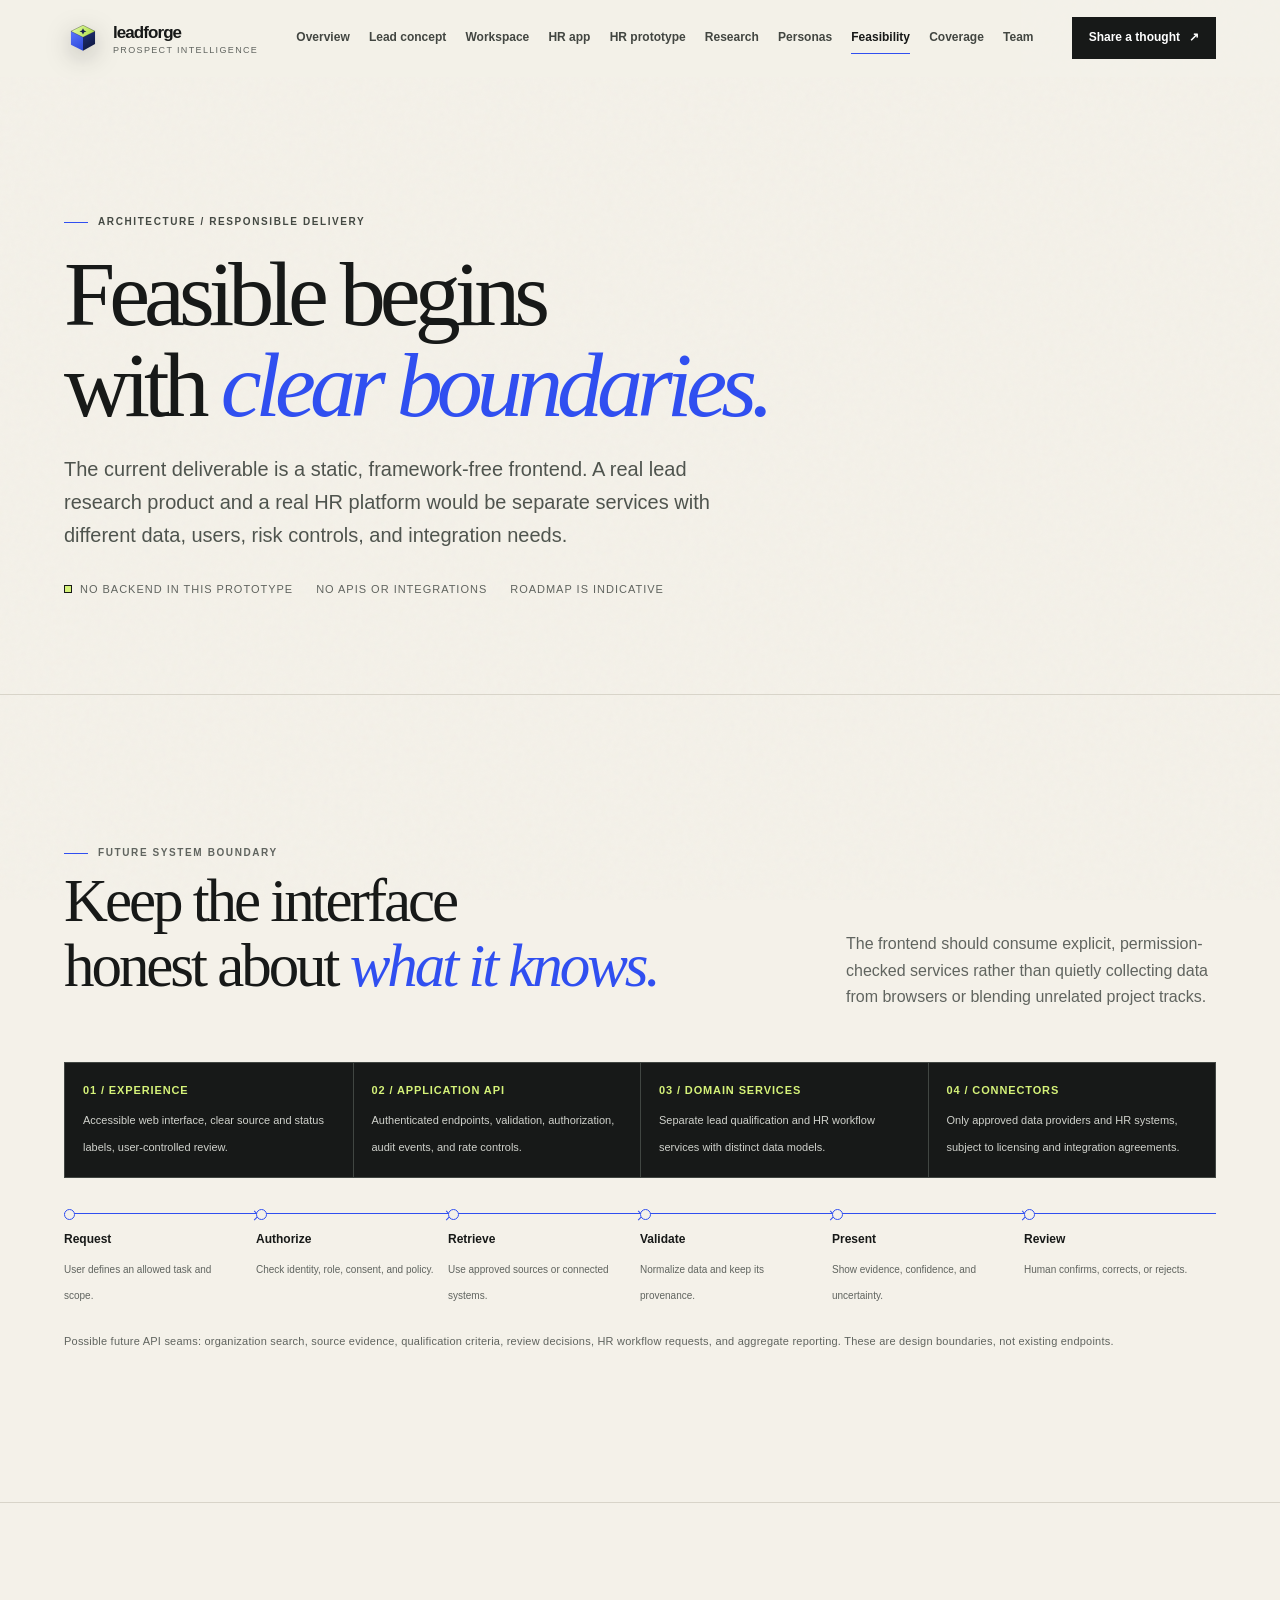
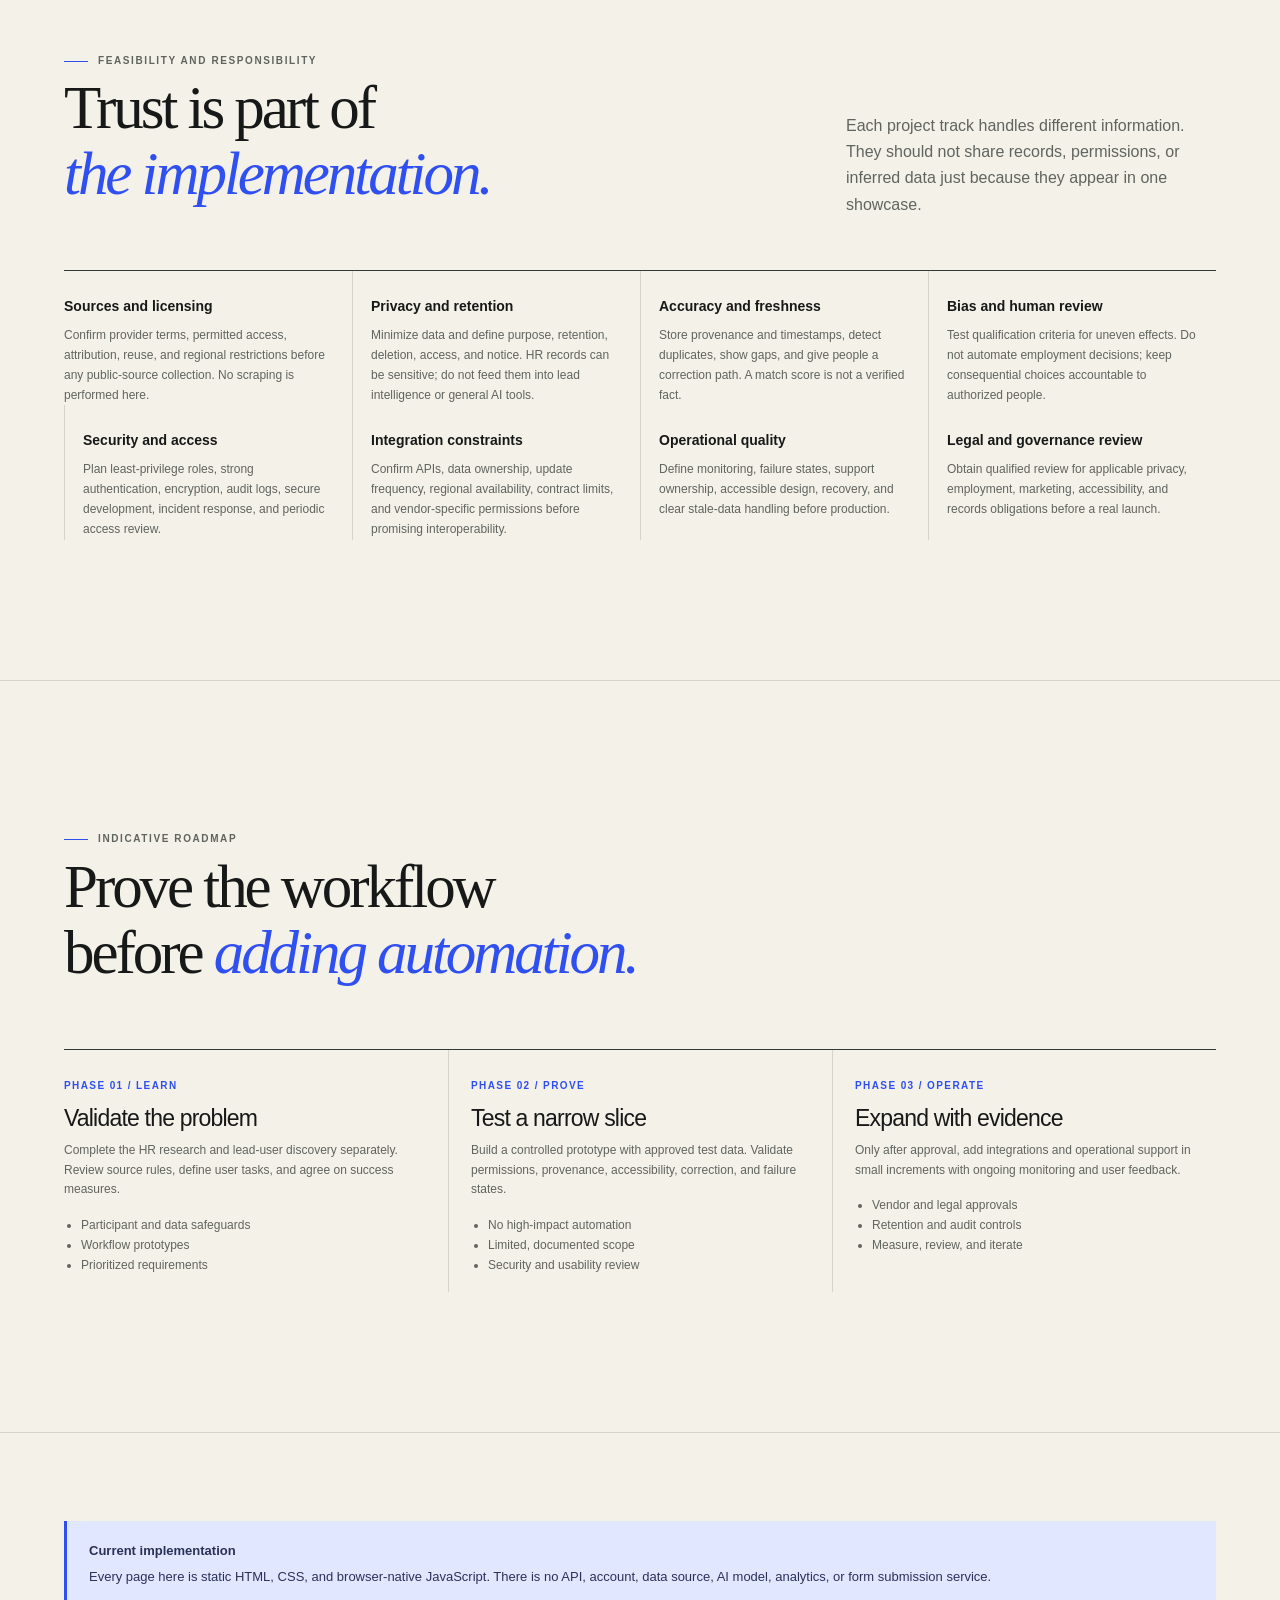
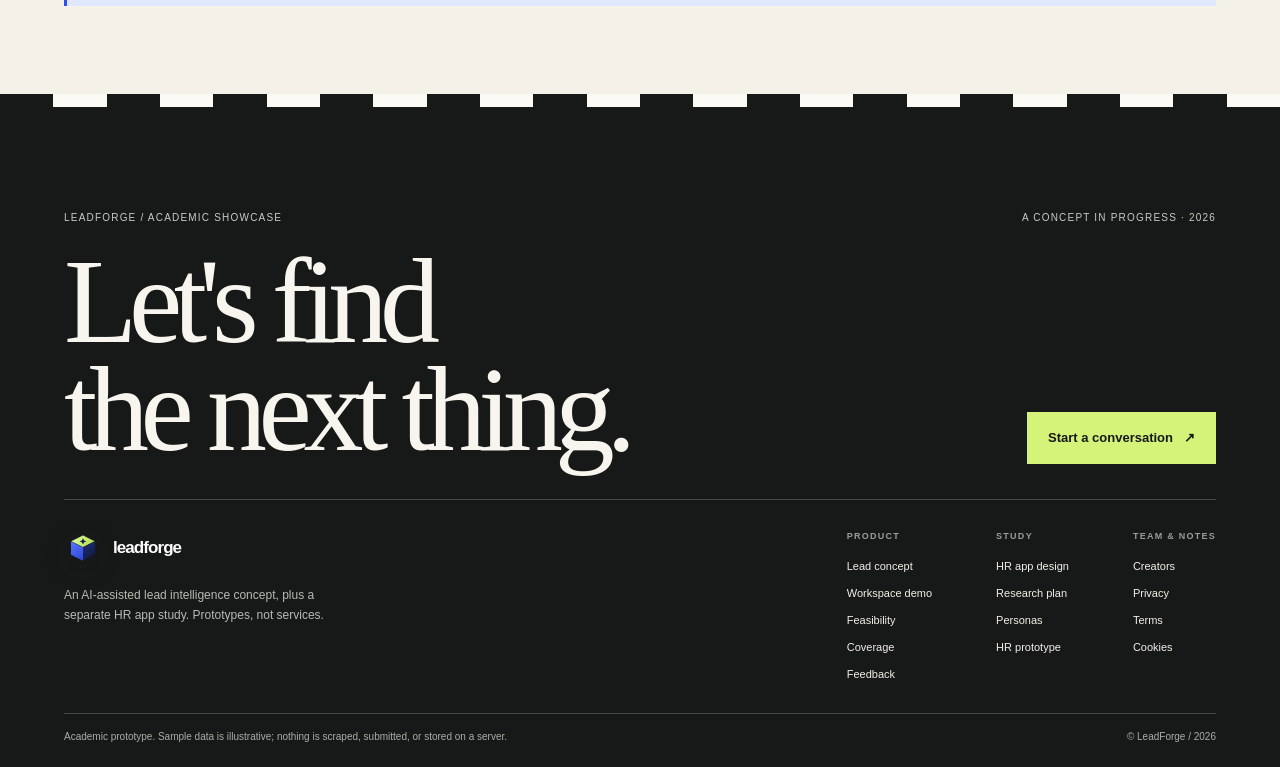
<file: feasibility.html>
<!doctype html>
<html lang="en">
<head>
  <meta charset="utf-8"><meta name="viewport" content="width=device-width, initial-scale=1"><meta name="theme-color" content="#f4f1e9">
  <meta name="description" content="Implementation feasibility, system boundaries, responsible AI, privacy, and a phased roadmap for the LeadForge concepts.">
  <link rel="icon" href="assets/favicon.svg" type="image/svg+xml">
  <title>Feasibility | LeadForge</title><link rel="stylesheet" href="assets/styles.css"><script src="assets/site.js" defer></script>
</head>
<body>
  <a class="skip-link" href="#main">Skip to content</a>
  <header class="site-header"><div class="header-row">
    <a class="brand" href="index.html" aria-label="LeadForge home"><span class="brand-mark" aria-hidden="true"><svg viewBox="0 0 48 48" fill="none" focusable="false"><defs><linearGradient id="lfT" x1="6" y1="4" x2="42" y2="24" gradientUnits="userSpaceOnUse"><stop stop-color="#eaffb4"/><stop offset="1" stop-color="#a6d937"/></linearGradient><linearGradient id="lfL" x1="6" y1="12" x2="24" y2="44" gradientUnits="userSpaceOnUse"><stop stop-color="#5d7bff"/><stop offset="1" stop-color="#2a43d6"/></linearGradient><linearGradient id="lfR" x1="24" y1="20" x2="42" y2="44" gradientUnits="userSpaceOnUse"><stop stop-color="#1e2d74"/><stop offset="1" stop-color="#0b1230"/></linearGradient></defs><path d="M24 6 41 14.5 24 23 7 14.5 24 6Z" fill="url(#lfT)"/><path d="M7 14.5 24 23v19L7 33.5v-19Z" fill="url(#lfL)"/><path d="M41 14.5 24 23v19l17-9.5v-19Z" fill="url(#lfR)"/><path d="M24 6 41 14.5 24 23 7 14.5 24 6Z" stroke="#171918" stroke-opacity=".45" stroke-width="1" stroke-linejoin="round"/><path d="M24 10.4l1.6 3.1 3.3 1.2-3.3 1.2-1.6 3.1-1.6-3.1-3.3-1.2 3.3-1.2 1.6-3.1Z" fill="#17204f"/></svg></span><span><span class="brand-name">leadforge</span><span class="brand-caption">Prospect intelligence</span></span></a>
    <button class="menu-toggle" type="button" aria-expanded="false" aria-controls="site-navigation" aria-label="Open navigation menu"><span aria-hidden="true">+ </span>Menu</button>
    <nav class="primary-nav" id="site-navigation" aria-label="Main navigation"><a href="index.html">Overview</a><a href="platform.html">Lead concept</a><a href="workspace.html">Workspace</a><a href="people.html">HR app</a><a href="hr-app.html">HR prototype</a><a href="research.html">Research</a><a href="personas.html">Personas</a><a href="feasibility.html" aria-current="page">Feasibility</a><a href="solution.html">Coverage</a><a href="team.html">Team</a></nav>
    <a class="nav-cta header-cta" href="contact.html">Share a thought <span aria-hidden="true">↗</span></a>
  </div></header>
  <main id="main">
    <section class="page-hero"><div class="shell">
      <p class="eyebrow">Architecture / Responsible delivery</p>
      <h1>Feasible begins<br>with <span class="display-italic">clear boundaries.</span></h1>
      <p class="lede">The current deliverable is a static, framework-free frontend. A real lead research product and a real HR platform would be separate services with different data, users, risk controls, and integration needs.</p>
      <div class="page-meta"><span><i class="meta-square" aria-hidden="true"></i> No backend in this prototype</span><span>No APIs or integrations</span><span>Roadmap is indicative</span></div>
    </div></section>
    <section class="section section-rule"><div class="shell">
      <div class="section-head"><div><p class="eyebrow">Future system boundary</p><h2>Keep the interface<br>honest about <span class="display-italic">what it knows.</span></h2></div><p>The frontend should consume explicit, permission-checked services rather than quietly collecting data from browsers or blending unrelated project tracks.</p></div>
      <div class="architecture ink-panel reveal" aria-label="Potential future architecture layers">
        <div><b>01 / Experience</b><span>Accessible web interface, clear source and status labels, user-controlled review.</span></div>
        <div><b>02 / Application API</b><span>Authenticated endpoints, validation, authorization, audit events, and rate controls.</span></div>
        <div><b>03 / Domain services</b><span>Separate lead qualification and HR workflow services with distinct data models.</span></div>
        <div><b>04 / Connectors</b><span>Only approved data providers and HR systems, subject to licensing and integration agreements.</span></div>
      </div>
      <ol class="flow-line reveal">
        <li><b>Request</b><span>User defines an allowed task and scope.</span></li>
        <li><b>Authorize</b><span>Check identity, role, consent, and policy.</span></li>
        <li><b>Retrieve</b><span>Use approved sources or connected systems.</span></li>
        <li><b>Validate</b><span>Normalize data and keep its provenance.</span></li>
        <li><b>Present</b><span>Show evidence, confidence, and uncertainty.</span></li>
        <li><b>Review</b><span>Human confirms, corrects, or rejects.</span></li>
      </ol>
      <p class="micro" style="margin-top:24px">Possible future API seams: organization search, source evidence, qualification criteria, review decisions, HR workflow requests, and aggregate reporting. These are design boundaries, not existing endpoints.</p>
    </div></section>
    <section class="section section-rule"><div class="shell">
      <div class="section-head"><div><p class="eyebrow">Feasibility and responsibility</p><h2>Trust is part of<br><span class="display-italic">the implementation.</span></h2></div><p>Each project track handles different information. They should not share records, permissions, or inferred data just because they appear in one showcase.</p></div>
      <div class="criteria-grid reveal">
        <div class="criteria-item"><strong>Sources and licensing</strong><p>Confirm provider terms, permitted access, attribution, reuse, and regional restrictions before any public-source collection. No scraping is performed here.</p></div>
        <div class="criteria-item"><strong>Privacy and retention</strong><p>Minimize data and define purpose, retention, deletion, access, and notice. HR records can be sensitive; do not feed them into lead intelligence or general AI tools.</p></div>
        <div class="criteria-item"><strong>Accuracy and freshness</strong><p>Store provenance and timestamps, detect duplicates, show gaps, and give people a correction path. A match score is not a verified fact.</p></div>
        <div class="criteria-item"><strong>Bias and human review</strong><p>Test qualification criteria for uneven effects. Do not automate employment decisions; keep consequential choices accountable to authorized people.</p></div>
        <div class="criteria-item"><strong>Security and access</strong><p>Plan least-privilege roles, strong authentication, encryption, audit logs, secure development, incident response, and periodic access review.</p></div>
        <div class="criteria-item"><strong>Integration constraints</strong><p>Confirm APIs, data ownership, update frequency, regional availability, contract limits, and vendor-specific permissions before promising interoperability.</p></div>
        <div class="criteria-item"><strong>Operational quality</strong><p>Define monitoring, failure states, support ownership, accessible design, recovery, and clear stale-data handling before production.</p></div>
        <div class="criteria-item"><strong>Legal and governance review</strong><p>Obtain qualified review for applicable privacy, employment, marketing, accessibility, and records obligations before a real launch.</p></div>
      </div>
    </div></section>
    <section class="section section-rule"><div class="shell">
      <div class="section-head"><div><p class="eyebrow">Indicative roadmap</p><h2>Prove the workflow<br>before <span class="display-italic">adding automation.</span></h2></div></div>
      <div class="roadmap reveal">
        <article class="roadmap-step"><span class="smallcaps">Phase 01 / Learn</span><h3>Validate the problem</h3><p>Complete the HR research and lead-user discovery separately. Review source rules, define user tasks, and agree on success measures.</p><ul><li>Participant and data safeguards</li><li>Workflow prototypes</li><li>Prioritized requirements</li></ul></article>
        <article class="roadmap-step"><span class="smallcaps">Phase 02 / Prove</span><h3>Test a narrow slice</h3><p>Build a controlled prototype with approved test data. Validate permissions, provenance, accessibility, correction, and failure states.</p><ul><li>No high-impact automation</li><li>Limited, documented scope</li><li>Security and usability review</li></ul></article>
        <article class="roadmap-step"><span class="smallcaps">Phase 03 / Operate</span><h3>Expand with evidence</h3><p>Only after approval, add integrations and operational support in small increments with ongoing monitoring and user feedback.</p><ul><li>Vendor and legal approvals</li><li>Retention and audit controls</li><li>Measure, review, and iterate</li></ul></article>
      </div>
    </div></section>
    <section class="section-tight section-rule"><div class="shell"><div class="notice"><strong>Current implementation</strong>Every page here is static HTML, CSS, and browser-native JavaScript. There is no API, account, data source, AI model, analytics, or form submission service.</div></div></section>
  </main>
  <div class="checker-band" aria-hidden="true"><span></span><span></span><span></span><span></span><span></span><span></span><span></span><span></span><span></span><span></span><span></span><span></span><span></span><span></span><span></span><span></span><span></span><span></span><span></span><span></span><span></span><span></span><span></span><span></span></div>
  <footer class="site-footer"><div class="footer-inner">
    <div class="footer-topline"><span>LeadForge / Academic showcase</span><span>A concept in progress · 2026</span></div>
    <div class="footer-headline"><h2>Let's find<br>the next thing.</h2><a class="button" href="contact.html">Start a conversation <span aria-hidden="true">↗</span></a></div>
    <div class="footer-links"><div class="footer-lockup"><a class="brand" href="index.html"><span class="brand-mark" aria-hidden="true"><svg viewBox="0 0 48 48" fill="none" focusable="false"><defs><linearGradient id="lfT" x1="6" y1="4" x2="42" y2="24" gradientUnits="userSpaceOnUse"><stop stop-color="#eaffb4"/><stop offset="1" stop-color="#a6d937"/></linearGradient><linearGradient id="lfL" x1="6" y1="12" x2="24" y2="44" gradientUnits="userSpaceOnUse"><stop stop-color="#5d7bff"/><stop offset="1" stop-color="#2a43d6"/></linearGradient><linearGradient id="lfR" x1="24" y1="20" x2="42" y2="44" gradientUnits="userSpaceOnUse"><stop stop-color="#1e2d74"/><stop offset="1" stop-color="#0b1230"/></linearGradient></defs><path d="M24 6 41 14.5 24 23 7 14.5 24 6Z" fill="url(#lfT)"/><path d="M7 14.5 24 23v19L7 33.5v-19Z" fill="url(#lfL)"/><path d="M41 14.5 24 23v19l17-9.5v-19Z" fill="url(#lfR)"/><path d="M24 6 41 14.5 24 23 7 14.5 24 6Z" stroke="#171918" stroke-opacity=".45" stroke-width="1" stroke-linejoin="round"/><path d="M24 10.4l1.6 3.1 3.3 1.2-3.3 1.2-1.6 3.1-1.6-3.1-3.3-1.2 3.3-1.2 1.6-3.1Z" fill="#17204f"/></svg></span><span class="brand-name">leadforge</span></a><p>An AI-assisted lead intelligence concept, plus a separate HR app study. Prototypes, not services.</p></div><div class="footer-column"><strong>Product</strong><a href="platform.html">Lead concept</a><a href="workspace.html">Workspace demo</a><a href="feasibility.html">Feasibility</a><a href="solution.html">Coverage</a><a href="contact.html">Feedback</a></div><div class="footer-column"><strong>Study</strong><a href="people.html">HR app design</a><a href="research.html">Research plan</a><a href="personas.html">Personas</a><a href="hr-app.html">HR prototype</a></div><div class="footer-column"><strong>Team &amp; notes</strong><a href="team.html">Creators</a><a href="privacy.html">Privacy</a><a href="terms.html">Terms</a><a href="cookies.html">Cookies</a></div></div>
    <div class="footer-bottom"><span>Academic prototype. Sample data is illustrative; nothing is scraped, submitted, or stored on a server.</span><span>© LeadForge / 2026</span></div>
  </div></footer>
</body>
</html>
</file>
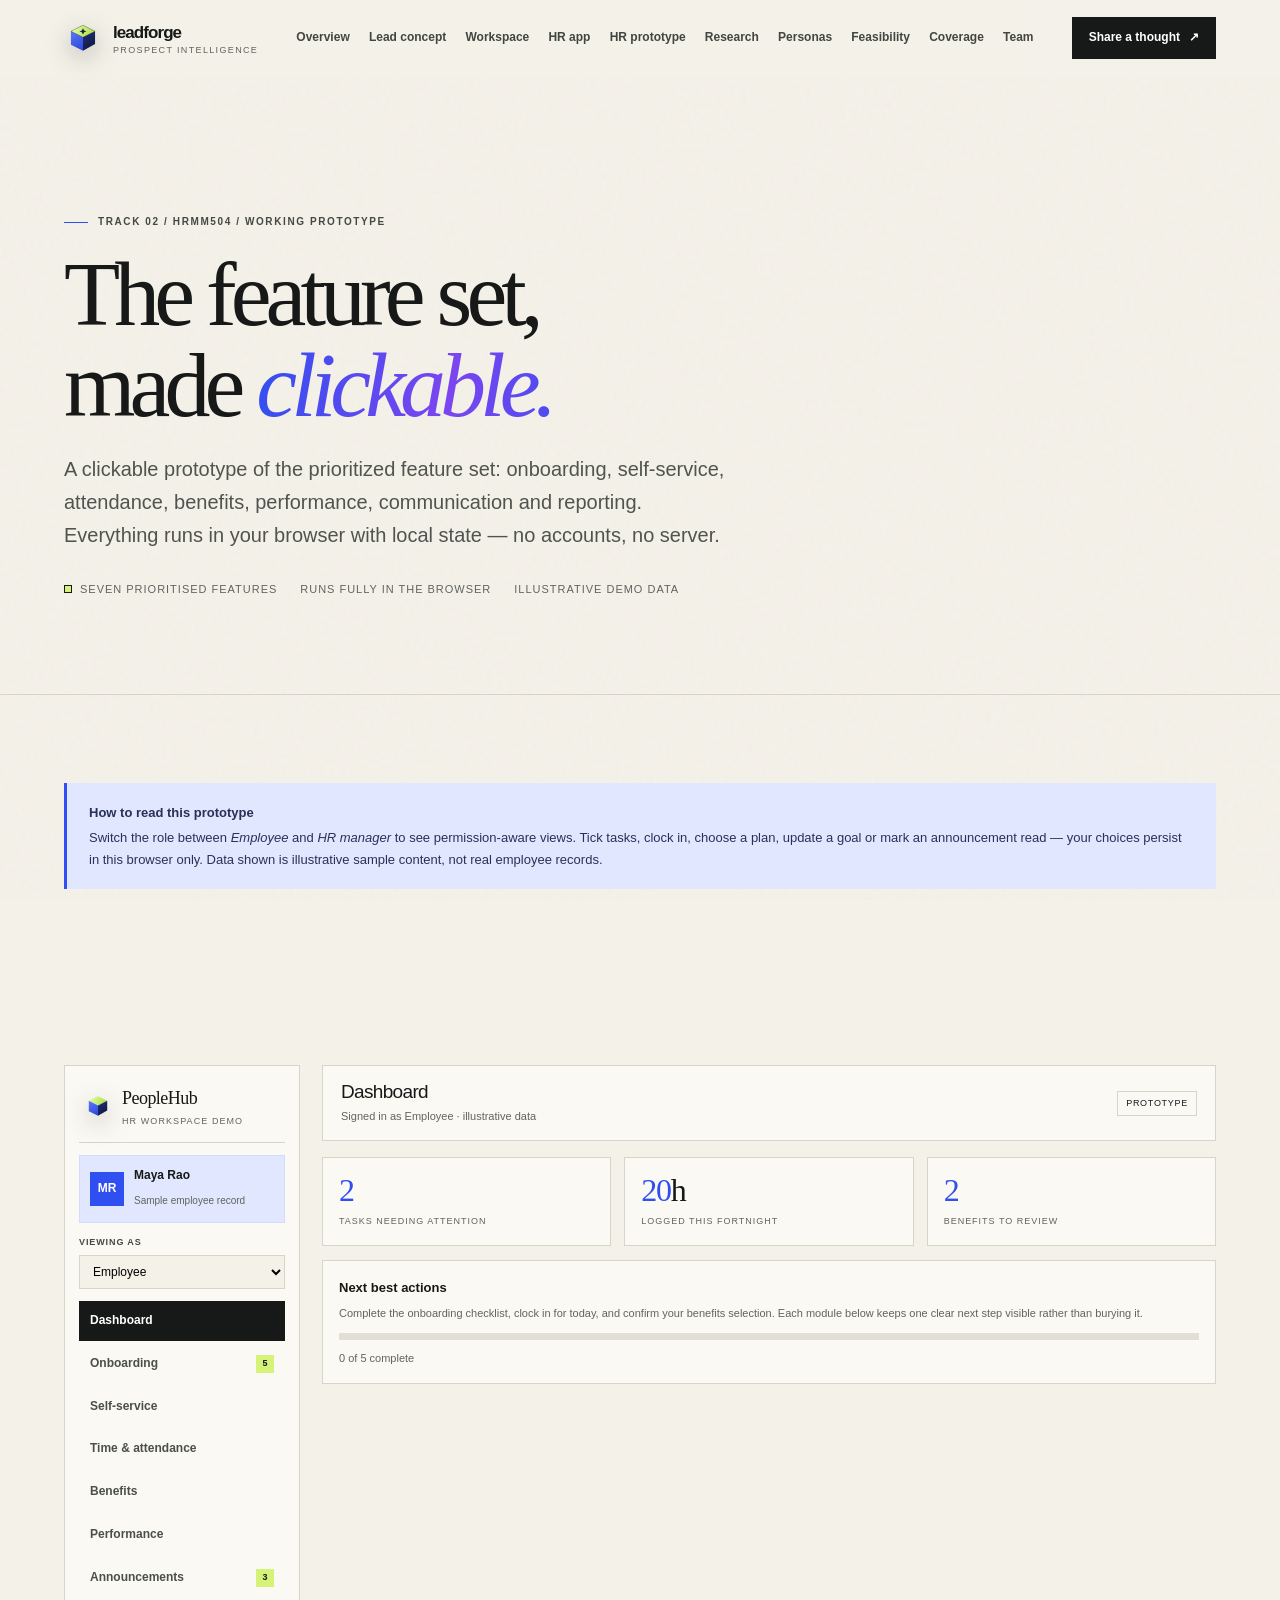
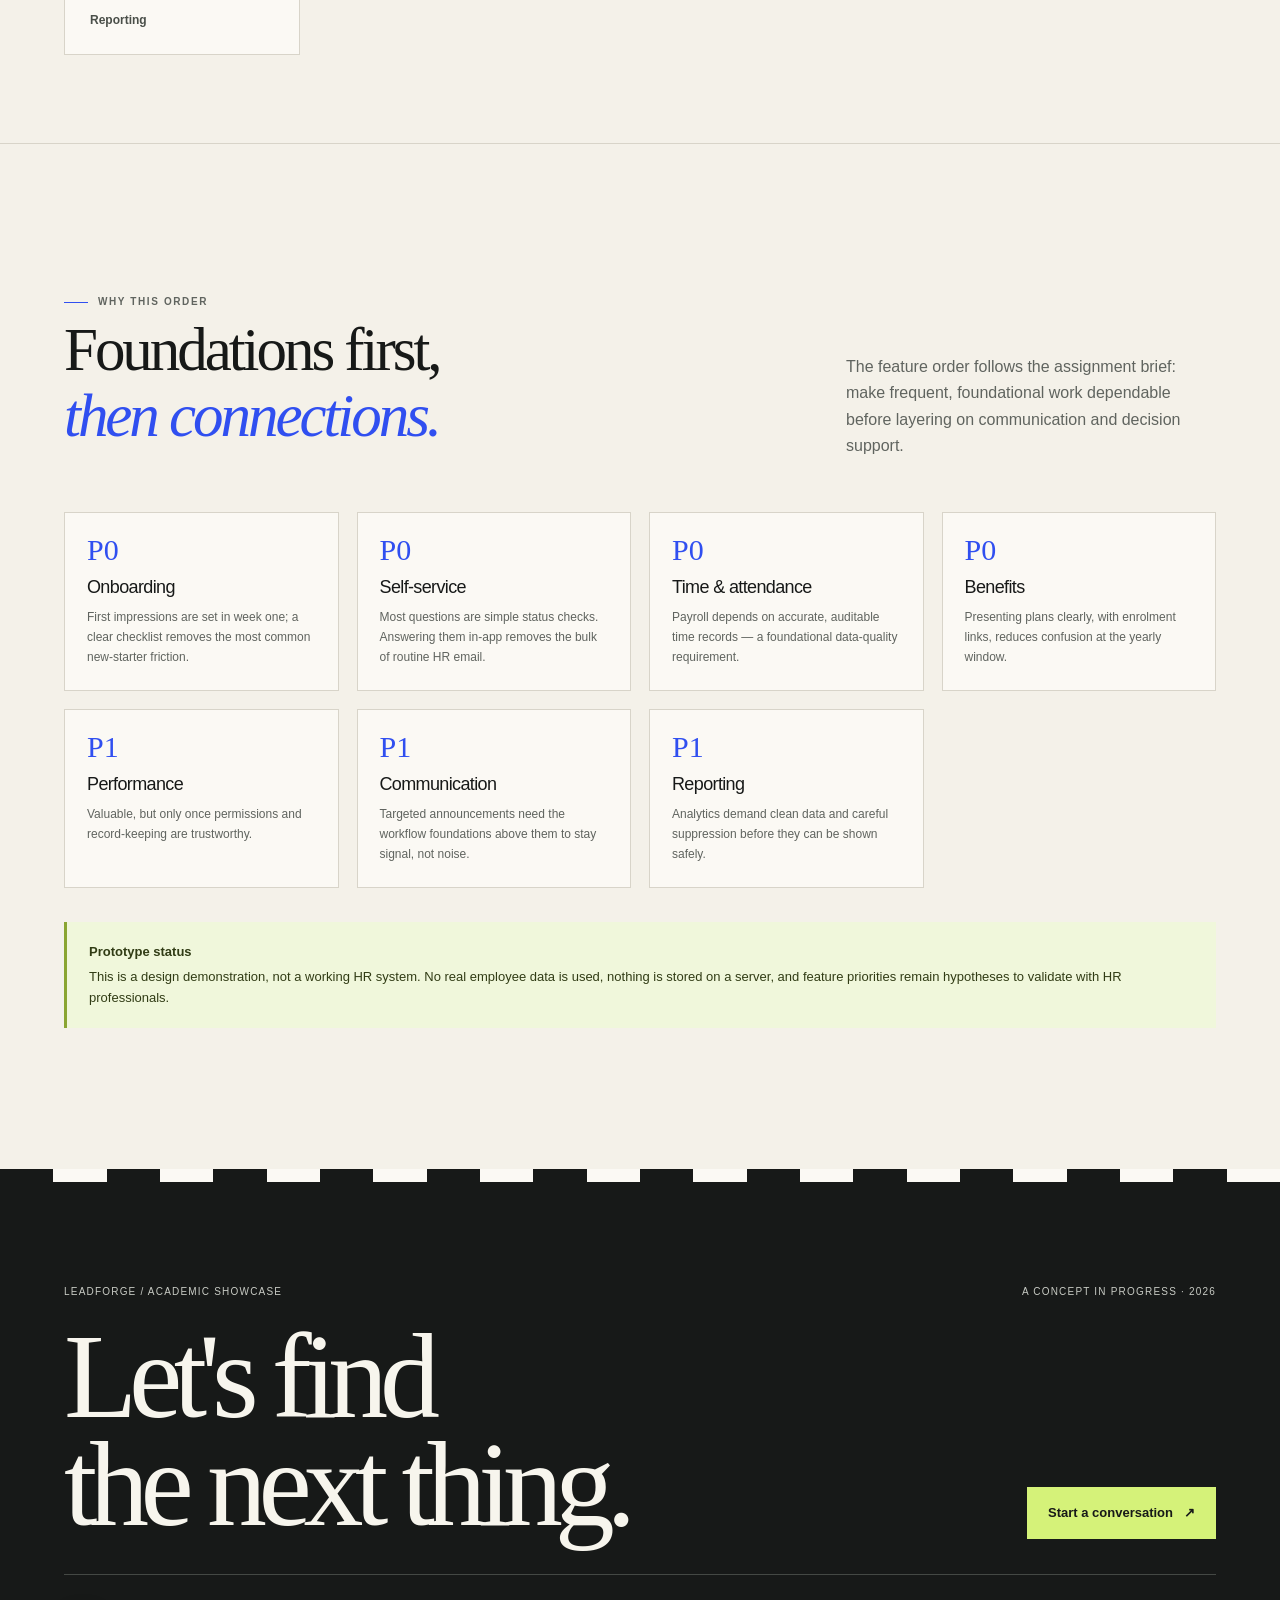
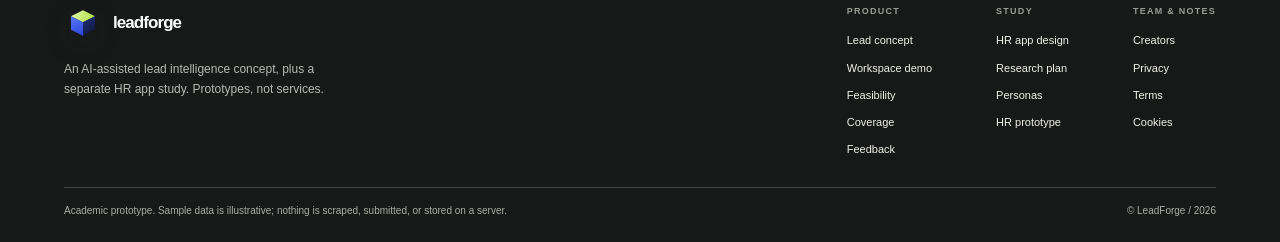
<file: hr-app.html>
<!doctype html>
<html lang="en">
<head>
  <meta charset="utf-8"><meta name="viewport" content="width=device-width, initial-scale=1"><meta name="theme-color" content="#f4f1e9">
  <meta name="description" content="A clickable HR app prototype covering onboarding, self-service, attendance, benefits, performance, communication and reporting — the prioritised HRMM504 feature set.">
  <link rel="icon" href="assets/favicon.svg" type="image/svg+xml">
  <title>HR app prototype | LeadForge</title>
  <link rel="stylesheet" href="assets/styles.css">
  <script src="assets/site.js" defer></script>
  <script src="assets/hr-app.js" defer></script>
</head>
<body>
  <a class="skip-link" href="#main">Skip to content</a>
  <header class="site-header"><div class="header-row">
    <a class="brand" href="index.html" aria-label="LeadForge home"><span class="brand-mark" aria-hidden="true"><svg viewBox="0 0 48 48" fill="none" focusable="false"><defs><linearGradient id="lfT" x1="6" y1="4" x2="42" y2="24" gradientUnits="userSpaceOnUse"><stop stop-color="#eaffb4"/><stop offset="1" stop-color="#a6d937"/></linearGradient><linearGradient id="lfL" x1="6" y1="12" x2="24" y2="44" gradientUnits="userSpaceOnUse"><stop stop-color="#5d7bff"/><stop offset="1" stop-color="#2a43d6"/></linearGradient><linearGradient id="lfR" x1="24" y1="20" x2="42" y2="44" gradientUnits="userSpaceOnUse"><stop stop-color="#1e2d74"/><stop offset="1" stop-color="#0b1230"/></linearGradient></defs><path d="M24 6 41 14.5 24 23 7 14.5 24 6Z" fill="url(#lfT)"/><path d="M7 14.5 24 23v19L7 33.5v-19Z" fill="url(#lfL)"/><path d="M41 14.5 24 23v19l17-9.5v-19Z" fill="url(#lfR)"/><path d="M24 6 41 14.5 24 23 7 14.5 24 6Z" stroke="#171918" stroke-opacity=".45" stroke-width="1" stroke-linejoin="round"/><path d="M24 10.4l1.6 3.1 3.3 1.2-3.3 1.2-1.6 3.1-1.6-3.1-3.3-1.2 3.3-1.2 1.6-3.1Z" fill="#17204f"/></svg></span><span><span class="brand-name">leadforge</span><span class="brand-caption">Prospect intelligence</span></span></a>
    <button class="menu-toggle" type="button" aria-expanded="false" aria-controls="site-navigation" aria-label="Open navigation menu"><span aria-hidden="true">+ </span>Menu</button>
    <nav class="primary-nav" id="site-navigation" aria-label="Main navigation"><a href="index.html">Overview</a><a href="platform.html">Lead concept</a><a href="workspace.html">Workspace</a><a href="people.html">HR app</a><a href="hr-app.html">HR prototype</a><a href="research.html">Research</a><a href="personas.html">Personas</a><a href="feasibility.html">Feasibility</a><a href="solution.html">Coverage</a><a href="team.html">Team</a></nav>
    <a class="nav-cta header-cta" href="contact.html">Share a thought <span aria-hidden="true">↗</span></a>
  </div></header>

  <main id="main">
    <section class="page-hero"><div class="shell">
      <p class="eyebrow">Track 02 / HRMM504 / Working prototype</p>
      <h1>The feature set,<br>made <span class="display-italic shimmer">clickable.</span></h1>
      <p class="lede">A clickable prototype of the prioritized feature set: onboarding, self-service, attendance, benefits, performance, communication and reporting. Everything runs in your browser with local state — no accounts, no server.</p>
      <div class="page-meta"><span><i class="meta-square" aria-hidden="true"></i> Seven prioritised features</span><span>Runs fully in the browser</span><span>Illustrative demo data</span></div>
    </div></section>

    <section class="section-tight section-rule"><div class="shell">
      <div class="notice"><strong>How to read this prototype</strong>Switch the role between <em>Employee</em> and <em>HR manager</em> to see permission-aware views. Tick tasks, clock in, choose a plan, update a goal or mark an announcement read — your choices persist in this browser only. Data shown is illustrative sample content, not real employee records.</div>
    </div></section>

    <section class="section-tight"><div class="shell">
      <div class="hrapp" data-hrapp>
        <aside class="hrapp-side" aria-label="Application navigation">
          <div class="hrapp-brand">
            <span class="brand-mark" aria-hidden="true" style="width:28px;height:28px"><svg viewBox="0 0 48 48" fill="none" focusable="false" style="width:26px;height:26px"><defs><linearGradient id="lfA" x1="6" y1="4" x2="42" y2="24" gradientUnits="userSpaceOnUse"><stop stop-color="#eaffb4"/><stop offset="1" stop-color="#a6d937"/></linearGradient><linearGradient id="lfB" x1="6" y1="12" x2="24" y2="44" gradientUnits="userSpaceOnUse"><stop stop-color="#5d7bff"/><stop offset="1" stop-color="#2a43d6"/></linearGradient><linearGradient id="lfC" x1="24" y1="20" x2="42" y2="44" gradientUnits="userSpaceOnUse"><stop stop-color="#1e2d74"/><stop offset="1" stop-color="#0b1230"/></linearGradient></defs><path d="M24 6 41 14.5 24 23 7 14.5 24 6Z" fill="url(#lfA)"/><path d="M7 14.5 24 23v19L7 33.5v-19Z" fill="url(#lfB)"/><path d="M41 14.5 24 23v19l17-9.5v-19Z" fill="url(#lfC)"/></svg></span>
            <div><b>PeopleHub</b><span>HR workspace demo</span></div>
          </div>

          <div class="hrapp-user">
            <i aria-hidden="true">MR</i>
            <div><b>Maya Rao</b><span>Sample employee record</span></div>
          </div>

          <div class="hrapp-role">
            <label for="hr-role">Viewing as</label>
            <select id="hr-role" data-hr-role>
              <option value="employee">Employee</option>
              <option value="hr">HR manager</option>
            </select>
          </div>

          <div class="hrapp-tabs" role="tablist" aria-label="HR modules">
            <button class="hrapp-tab" type="button" role="tab" data-hr-tab="dashboard" aria-selected="true">Dashboard</button>
            <button class="hrapp-tab" type="button" role="tab" data-hr-tab="onboarding" aria-selected="false">Onboarding <span class="hr-badge" data-onboard-badge>0</span></button>
            <button class="hrapp-tab" type="button" role="tab" data-hr-tab="selfservice" aria-selected="false">Self-service</button>
            <button class="hrapp-tab" type="button" role="tab" data-hr-tab="time" aria-selected="false">Time &amp; attendance</button>
            <button class="hrapp-tab" type="button" role="tab" data-hr-tab="benefits" aria-selected="false">Benefits</button>
            <button class="hrapp-tab" type="button" role="tab" data-hr-tab="performance" aria-selected="false">Performance</button>
            <button class="hrapp-tab" type="button" role="tab" data-hr-tab="comms" aria-selected="false">Announcements <span class="hr-badge" data-note-badge>0</span></button>
            <button class="hrapp-tab" type="button" role="tab" data-hr-tab="reports" aria-selected="false" data-role-only="hr" hidden>Reporting</button>
          </div>
        </aside>

        <div class="hrapp-main">
          <div class="hrapp-top">
            <div><h3 data-hr-tab-title>Dashboard</h3><p>Signed in as <span data-role-text>Employee</span> · illustrative data</p></div>
            <span class="chip">Prototype</span>
          </div>

          <!-- Dashboard -->
          <section class="hrapp-panel" role="tabpanel" data-hr-panel="dashboard" aria-label="Dashboard">
            <div class="hrapp-grid">
              <div class="hrapp-card"><span class="hrapp-metric"><em data-count="3">0</em></span><span>Tasks needing attention</span></div>
              <div class="hrapp-card"><span class="hrapp-metric"><em data-count="24">0</em>h</span><span>Logged this fortnight</span></div>
              <div class="hrapp-card"><span class="hrapp-metric"><em data-count="2">0</em></span><span>Benefits to review</span></div>
            </div>
            <div class="hrapp-card" style="margin-top:14px">
              <h4>Next best actions</h4>
              <p>Complete the onboarding checklist, clock in for today, and confirm your benefits selection. Each module below keeps one clear next step visible rather than burying it.</p>
              <div class="progress"><b data-onboard-progress style="width:0%"></b></div>
              <p class="hrapp-foot" data-onboard-out style="margin-top:9px">0 of 0 complete</p>
            </div>
          </section>

          <!-- Onboarding -->
          <section class="hrapp-panel" role="tabpanel" data-hr-panel="onboarding" aria-label="Onboarding" hidden>
            <div class="hrapp-card" style="margin-bottom:14px">
              <h4>New starter checklist</h4>
              <p>Coordinate documents, equipment and introductions with clear ownership and progress visibility.</p>
              <div class="progress"><b data-onboard-progress style="width:0%"></b></div>
              <p class="hrapp-foot" data-onboard-out style="margin-top:9px">0 of 0 complete</p>
            </div>
            <ul class="task-list">
              <li class="task"><input type="checkbox" id="ob1" data-onboard="ob1"><span>Sign the offer and contract documents</span><small>Employee</small></li>
              <li class="task"><input type="checkbox" id="ob2" data-onboard="ob2"><span>Complete right-to-work and identity checks</span><small>HR</small></li>
              <li class="task"><input type="checkbox" id="ob3" data-onboard="ob3"><span>Issue laptop, badge and system access</span><small>IT</small></li>
              <li class="task"><input type="checkbox" id="ob4" data-onboard="ob4"><span>Assign a buddy and schedule week-one introductions</span><small>Manager</small></li>
              <li class="task"><input type="checkbox" id="ob5" data-onboard="ob5"><span>Enrol in payroll and pension</span><small>HR</small></li>
            </ul>
          </section>

          <!-- Self-service -->
          <section class="hrapp-panel" role="tabpanel" data-hr-panel="selfservice" aria-label="Self-service" hidden>
            <div class="hrapp-grid">
              <div class="hrapp-card"><h4>My details</h4><p>Name, contact details, emergency contact and bank information — editable by the employee, with a change history.</p></div>
              <div class="hrapp-card"><h4>Policies and documents</h4><p>Handbook, leave policy and pay dates in one place, with the version and effective date always shown.</p></div>
              <div class="hrapp-card"><h4>My requests</h4><p>Track leave, equipment and letter requests with live status instead of email threads.</p></div>
            </div>
            <div class="hrapp-card" style="margin-top:14px">
              <h4>Open requests</h4>
              <ul class="log">
                <li><span>Annual leave · 12–14 December</span><b>Approved</b></li>
                <li><span>New monitor request</span><b>In review</b></li>
                <li><span>Reference letter</span><b>Action needed</b></li>
              </ul>
            </div>
          </section>

          <!-- Time and attendance -->
          <section class="hrapp-panel" role="tabpanel" data-hr-panel="time" aria-label="Time and attendance" hidden>
            <div class="clock">
              <div class="time"><span data-clock-time>--:--:--</span><small data-clock-sub>Not clocked in</small></div>
              <button class="btn-sm" type="button" data-clock-btn>Clock in</button>
            </div>
            <div class="hrapp-card" style="margin-top:14px">
              <h4>Today's log</h4>
              <ul class="log" data-clock-log><li><span>No entries yet today.</span></li></ul>
              <p class="hrapp-foot" style="margin-top:12px">Correction requests route to a manager with an auditable approval path.</p>
            </div>
          </section>

          <!-- Benefits -->
          <section class="hrapp-panel" role="tabpanel" data-hr-panel="benefits" aria-label="Benefits" hidden>
            <div class="hrapp-grid">
              <div class="hrapp-card"><h4>Core</h4><p>Statutory pension, 25 days holiday and standard cover. Included for everyone.</p><button class="btn-sm ghost" type="button" data-plan="core" aria-pressed="false">Choose plan</button></div>
              <div class="hrapp-card"><h4>Flexible</h4><p>Adds private health cover, a cycle-to-work scheme and a flexible holiday pot.</p><button class="btn-sm ghost" type="button" data-plan="flex" aria-pressed="false">Choose plan</button></div>
              <div class="hrapp-card"><h4>Family</h4><p>Enhanced parental leave, childcare support and an employee assistance programme.</p><button class="btn-sm ghost" type="button" data-plan="family" aria-pressed="false">Choose plan</button></div>
            </div>
            <p class="hrapp-foot" style="margin-top:14px">Eligibility guidance and enrolment link back to authoritative providers; the app presents, it does not adjudicate.</p>
          </section>

          <!-- Performance -->
          <section class="hrapp-panel" role="tabpanel" data-hr-panel="performance" aria-label="Performance" hidden>
            <div class="hrapp-card" style="margin-bottom:14px">
              <h4>Current goals and check-ins</h4>
              <p>Managers and employees prepare goals and review notes together, with role-based permissions and employee visibility.</p>
            </div>
            <ul class="task-list">
              <li class="task"><span>Ship the onboarding revamp</span><small style="margin-left:auto"><label class="sr-only" for="g1">Status for onboarding revamp</label><select id="g1" data-goal="g1"><option value="not-started">Not started</option><option value="in-progress">In progress</option><option value="done">Done</option></select></small></li>
              <li class="task"><span>Run two usability sessions</span><small style="margin-left:auto"><label class="sr-only" for="g2">Status for usability sessions</label><select id="g2" data-goal="g2"><option value="not-started">Not started</option><option value="in-progress">In progress</option><option value="done">Done</option></select></small></li>
              <li class="task"><span>Complete Q4 development plan</span><small style="margin-left:auto"><label class="sr-only" for="g3">Status for development plan</label><select id="g3" data-goal="g3"><option value="not-started">Not started</option><option value="in-progress">In progress</option><option value="done">Done</option></select></small></li>
            </ul>
          </section>

          <!-- Communication -->
          <section class="hrapp-panel" role="tabpanel" data-hr-panel="comms" aria-label="Announcements" hidden>
            <div class="note-item">
              <b>Payroll cut-off moves to the 18th</b><span>From HR · posted two days ago</span>
              <p>Please submit overtime and expense claims before the new cut-off so they appear in this month's run.</p>
              <button class="btn-sm ghost" type="button" data-note="n1" style="margin-top:11px">Mark as read</button>
            </div>
            <div class="note-item">
              <b>Benefits window opens Monday</b><span>From HR · posted today</span>
              <p>Review the three plans in the Benefits module and confirm your selection by the end of the month.</p>
              <button class="btn-sm ghost" type="button" data-note="n2" style="margin-top:11px">Mark as read</button>
            </div>
            <div class="note-item">
              <b>Office closed for the winter break</b><span>From Operations · posted this week</span>
              <p>The building is closed from 24 December and reopens on 2 January; remote cover is listed in the handbook.</p>
              <button class="btn-sm ghost" type="button" data-note="n3" style="margin-top:11px">Mark as read</button>
            </div>
          </section>

          <!-- Reporting (HR manager only) -->
          <section class="hrapp-panel" role="tabpanel" data-hr-panel="reports" aria-label="Reporting" data-role-only="hr" hidden>
            <div class="hrapp-card">
              <h4>Operational overview</h4>
              <p style="margin-bottom:14px">Aggregated views with definitions, access controls and suppression for groups too small to report safely.</p>
              <div class="bars">
                <div class="bar"><span>Onboarding completion</span><span class="bar-track"><i data-bar="onboard" style="width:0%"></i></span><b data-bar-out="onboard">0%</b></div>
                <div class="bar"><span>Goals on track</span><span class="bar-track"><i data-bar="goals" style="width:0%"></i></span><b data-bar-out="goals">0%</b></div>
                <div class="bar"><span>Announcements read</span><span class="bar-track"><i data-bar="notes" style="width:0%"></i></span><b data-bar-out="notes">0%</b></div>
                <div class="bar"><span>Attendance logged</span><span class="bar-track"><i style="width:86%"></i></span><b>86%</b></div>
              </div>
              <p class="hrapp-foot" style="margin-top:14px">Attendance figure is illustrative. In a real build, cohorts smaller than five would be suppressed rather than shown.</p>
            </div>
          </section>
        </div>
      </div>
    </div></section>

    <section class="section section-rule"><div class="shell">
      <div class="section-head reveal">
        <div><p class="eyebrow">Why this order</p><h2>Foundations first,<br><span class="display-italic">then connections.</span></h2></div>
        <p>The feature order follows the assignment brief: make frequent, foundational work dependable before layering on communication and decision support.</p>
      </div>
      <div class="panel-grid stagger">
        <article class="panel reveal"><span class="panel-num">P0</span><h3>Onboarding</h3><p>First impressions are set in week one; a clear checklist removes the most common new-starter friction.</p></article>
        <article class="panel reveal"><span class="panel-num">P0</span><h3>Self-service</h3><p>Most questions are simple status checks. Answering them in-app removes the bulk of routine HR email.</p></article>
        <article class="panel reveal"><span class="panel-num">P0</span><h3>Time &amp; attendance</h3><p>Payroll depends on accurate, auditable time records — a foundational data-quality requirement.</p></article>
        <article class="panel reveal"><span class="panel-num">P0</span><h3>Benefits</h3><p>Presenting plans clearly, with enrolment links, reduces confusion at the yearly window.</p></article>
        <article class="panel reveal"><span class="panel-num">P1</span><h3>Performance</h3><p>Valuable, but only once permissions and record-keeping are trustworthy.</p></article>
        <article class="panel reveal"><span class="panel-num">P1</span><h3>Communication</h3><p>Targeted announcements need the workflow foundations above them to stay signal, not noise.</p></article>
        <article class="panel reveal"><span class="panel-num">P1</span><h3>Reporting</h3><p>Analytics demand clean data and careful suppression before they can be shown safely.</p></article>
      </div>
      <div class="notice lime" style="margin-top:34px"><strong>Prototype status</strong>This is a design demonstration, not a working HR system. No real employee data is used, nothing is stored on a server, and feature priorities remain hypotheses to validate with HR professionals.</div>
    </div></section>
  </main>

  <div class="checker-band" aria-hidden="true"><span></span><span></span><span></span><span></span><span></span><span></span><span></span><span></span><span></span><span></span><span></span><span></span><span></span><span></span><span></span><span></span><span></span><span></span><span></span><span></span><span></span><span></span><span></span><span></span></div>
  <footer class="site-footer"><div class="footer-inner">
    <div class="footer-topline"><span>LeadForge / Academic showcase</span><span>A concept in progress · 2026</span></div>
    <div class="footer-headline"><h2>Let's find<br>the next thing.</h2><a class="button" href="contact.html">Start a conversation <span aria-hidden="true">↗</span></a></div>
    <div class="footer-links"><div class="footer-lockup"><a class="brand" href="index.html"><span class="brand-mark" aria-hidden="true"><svg viewBox="0 0 48 48" fill="none" focusable="false"><defs><linearGradient id="lfT2" x1="6" y1="4" x2="42" y2="24" gradientUnits="userSpaceOnUse"><stop stop-color="#eaffb4"/><stop offset="1" stop-color="#a6d937"/></linearGradient><linearGradient id="lfL2" x1="6" y1="12" x2="24" y2="44" gradientUnits="userSpaceOnUse"><stop stop-color="#5d7bff"/><stop offset="1" stop-color="#2a43d6"/></linearGradient><linearGradient id="lfR2" x1="24" y1="20" x2="42" y2="44" gradientUnits="userSpaceOnUse"><stop stop-color="#1e2d74"/><stop offset="1" stop-color="#0b1230"/></linearGradient></defs><path d="M24 6 41 14.5 24 23 7 14.5 24 6Z" fill="url(#lfT2)"/><path d="M7 14.5 24 23v19L7 33.5v-19Z" fill="url(#lfL2)"/><path d="M41 14.5 24 23v19l17-9.5v-19Z" fill="url(#lfR2)"/></svg></span><span class="brand-name">leadforge</span></a><p>An AI-assisted lead intelligence concept, plus a separate HR app study. Prototypes, not services.</p></div><div class="footer-column"><strong>Product</strong><a href="platform.html">Lead concept</a><a href="workspace.html">Workspace demo</a><a href="feasibility.html">Feasibility</a><a href="solution.html">Coverage</a><a href="contact.html">Feedback</a></div><div class="footer-column"><strong>Study</strong><a href="people.html">HR app design</a><a href="research.html">Research plan</a><a href="personas.html">Personas</a><a href="hr-app.html">HR prototype</a></div><div class="footer-column"><strong>Team &amp; notes</strong><a href="team.html">Creators</a><a href="privacy.html">Privacy</a><a href="terms.html">Terms</a><a href="cookies.html">Cookies</a></div></div>
    <div class="footer-bottom"><span>Academic prototype. Sample data is illustrative; nothing is scraped, submitted, or stored on a server.</span><span>© LeadForge / 2026</span></div>
  </div></footer>
</body>
</html>
</file>
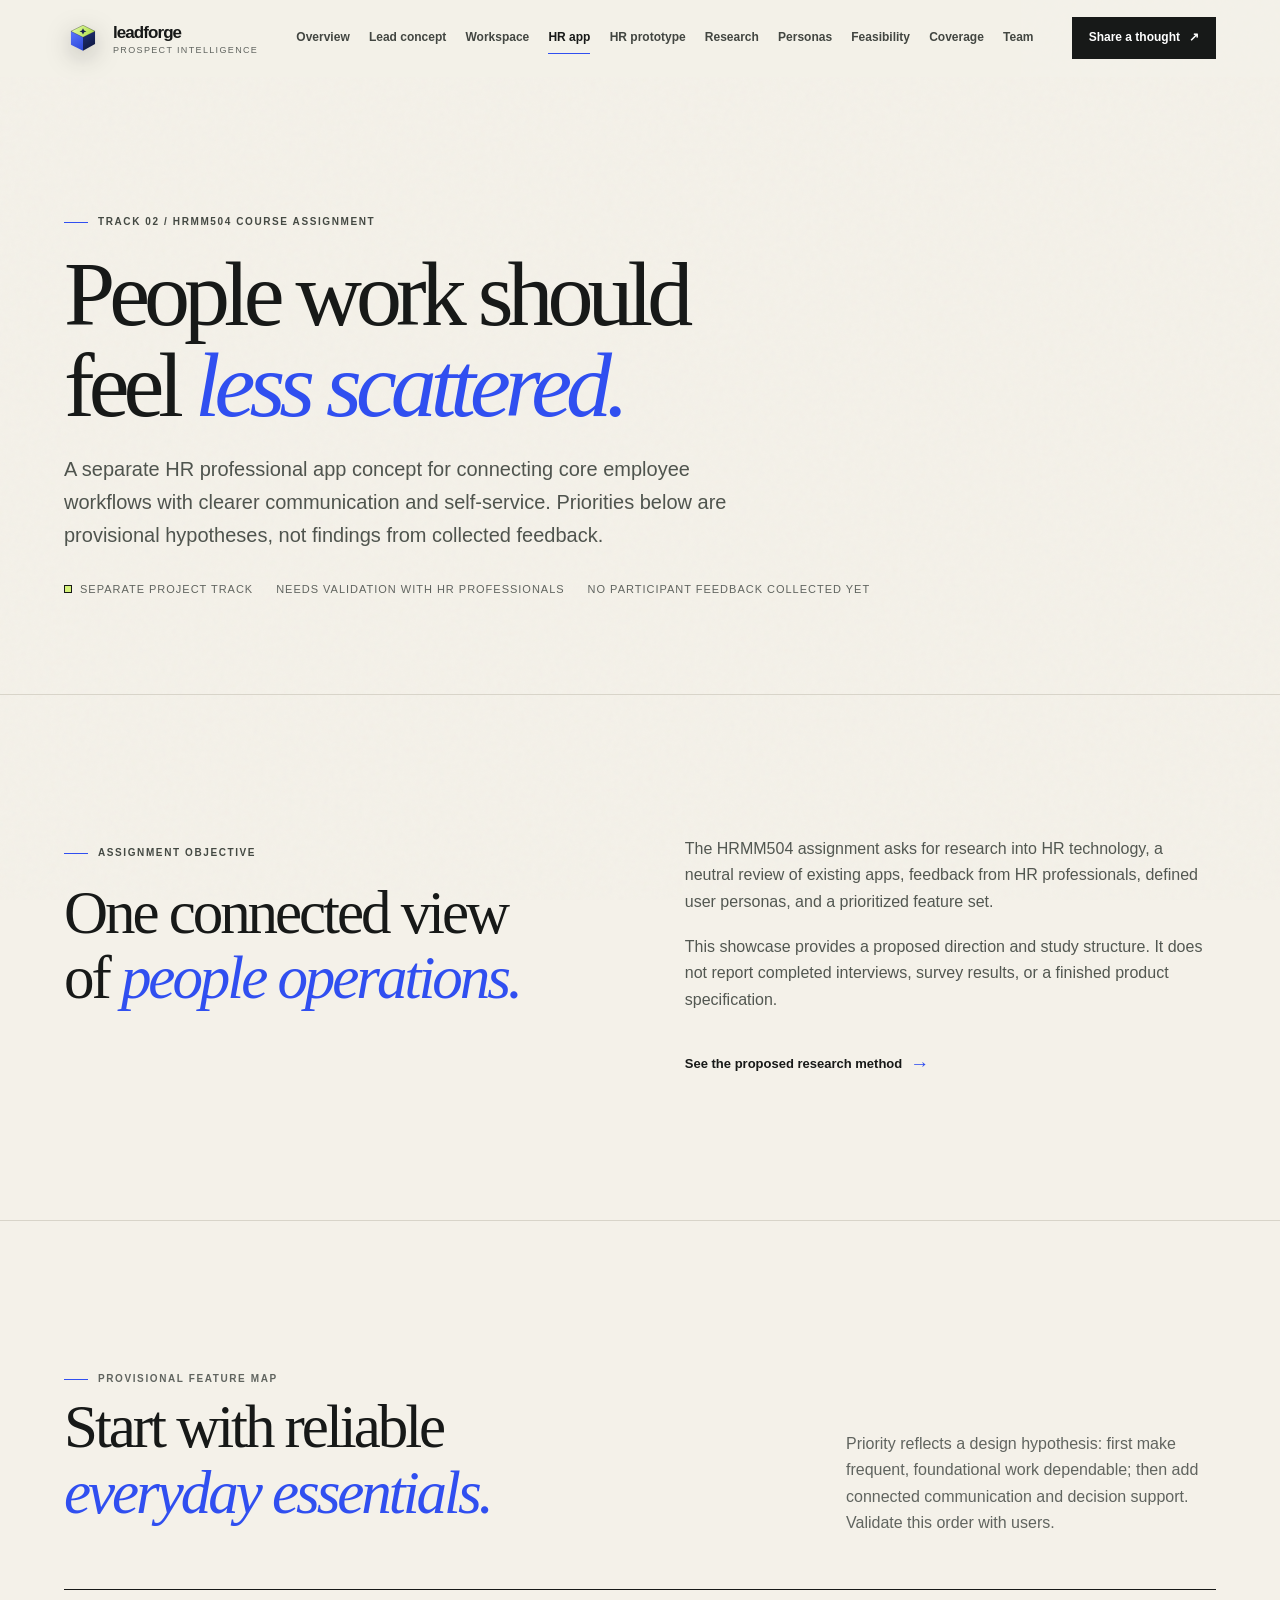
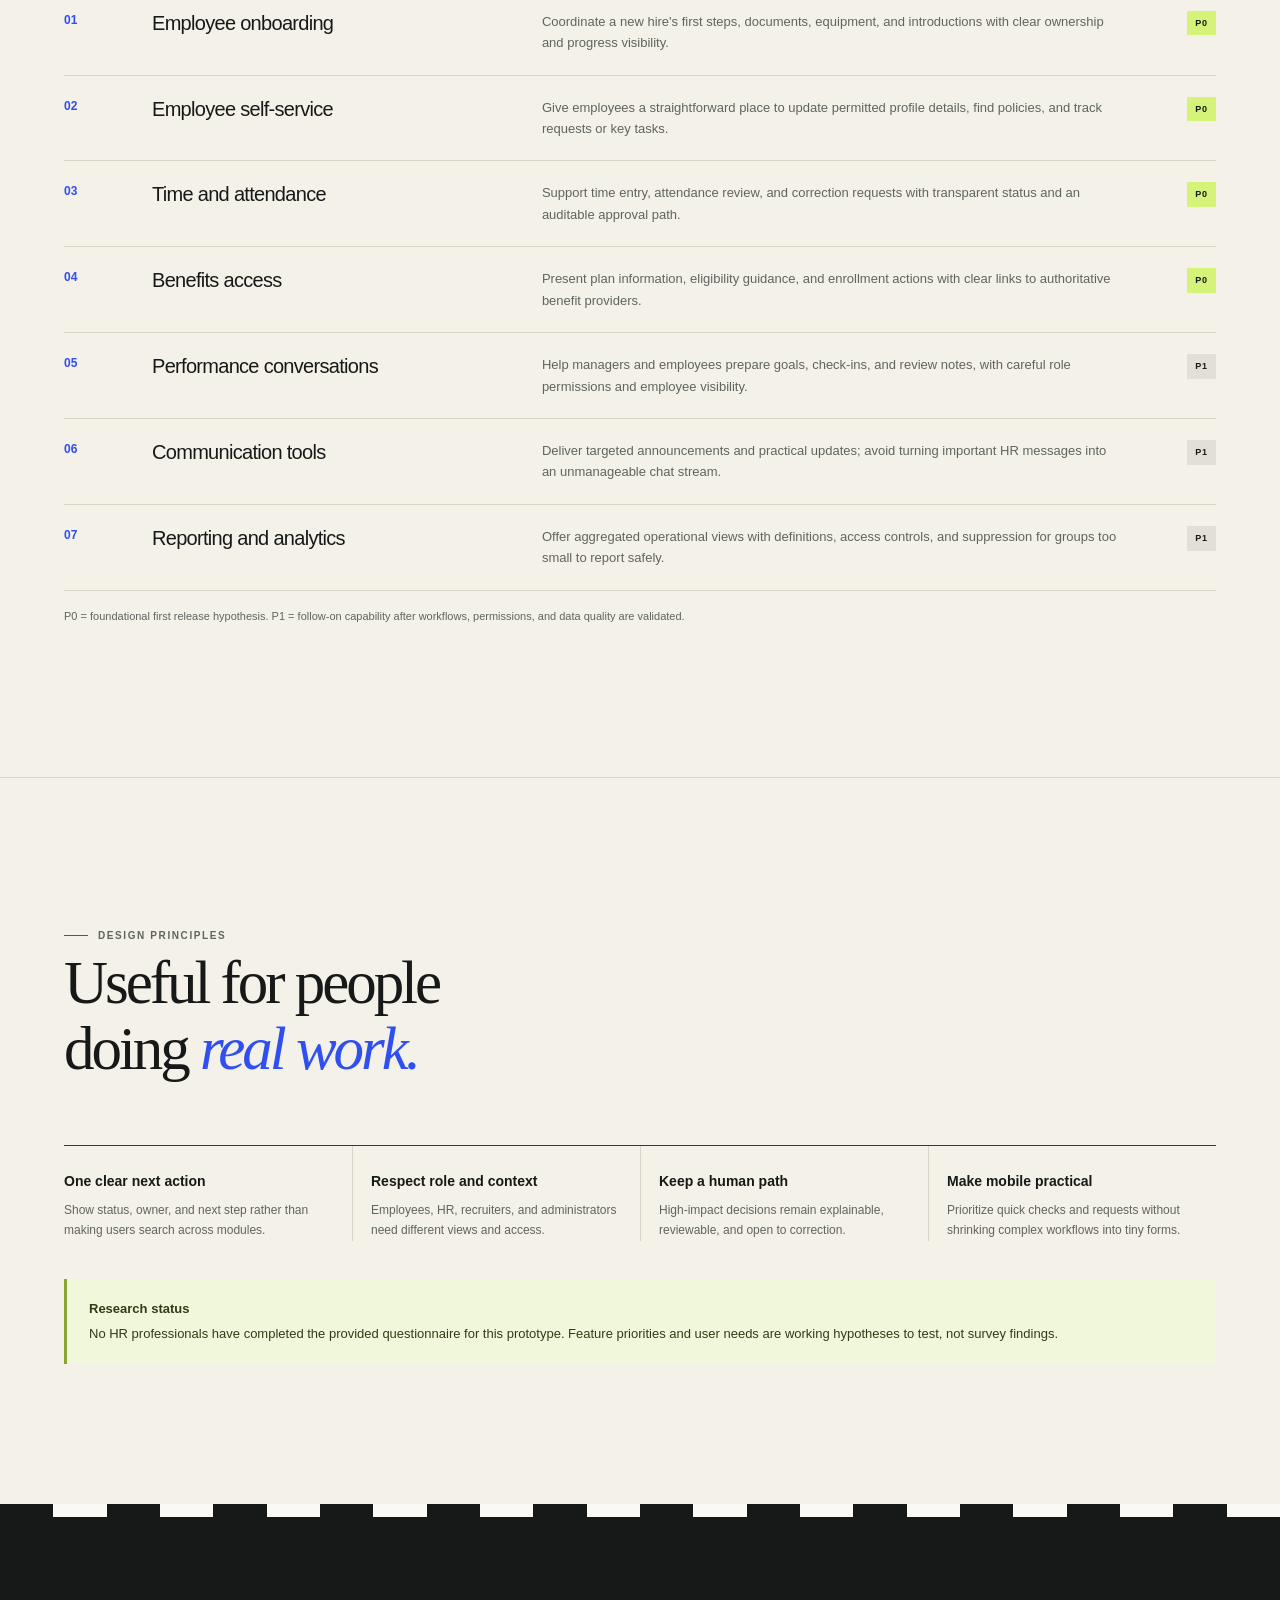
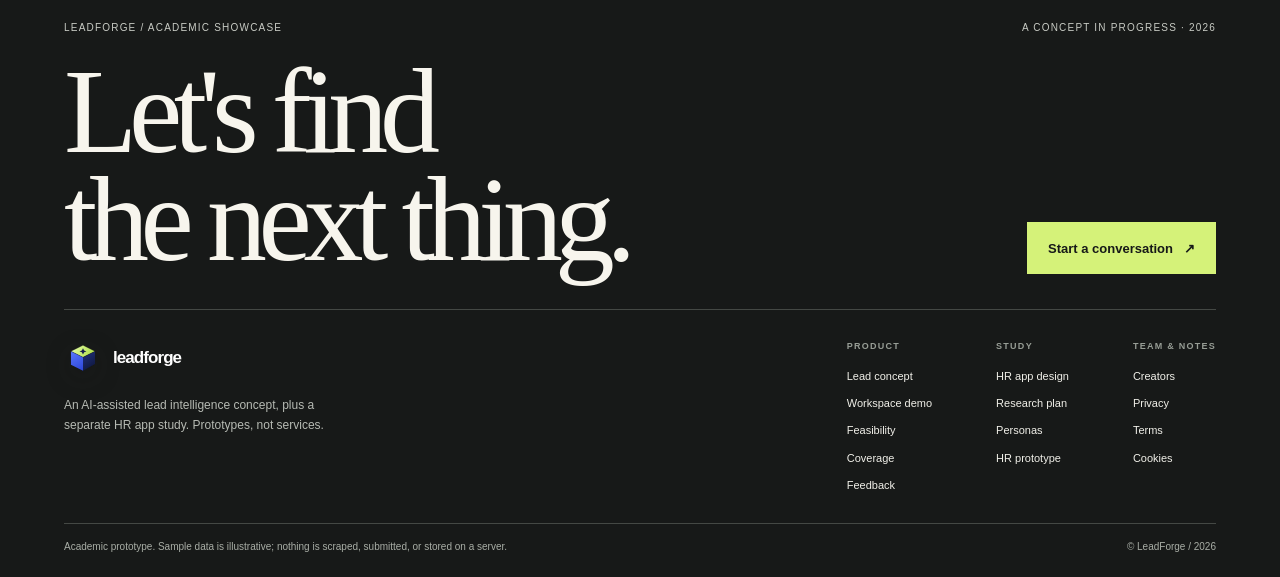
<file: people.html>
<!doctype html>
<html lang="en">
<head>
  <meta charset="utf-8"><meta name="viewport" content="width=device-width, initial-scale=1"><meta name="theme-color" content="#f4f1e9">
  <meta name="description" content="The separate HRMM504 course assignment: a provisional, prioritized HR professional app concept.">
  <link rel="icon" href="assets/favicon.svg" type="image/svg+xml">
  <title>People operations | LeadForge</title><link rel="stylesheet" href="assets/styles.css"><script src="assets/site.js" defer></script>
</head>
<body>
  <a class="skip-link" href="#main">Skip to content</a>
  <header class="site-header"><div class="header-row">
    <a class="brand" href="index.html" aria-label="LeadForge home"><span class="brand-mark" aria-hidden="true"><svg viewBox="0 0 48 48" fill="none" focusable="false"><defs><linearGradient id="lfT" x1="6" y1="4" x2="42" y2="24" gradientUnits="userSpaceOnUse"><stop stop-color="#eaffb4"/><stop offset="1" stop-color="#a6d937"/></linearGradient><linearGradient id="lfL" x1="6" y1="12" x2="24" y2="44" gradientUnits="userSpaceOnUse"><stop stop-color="#5d7bff"/><stop offset="1" stop-color="#2a43d6"/></linearGradient><linearGradient id="lfR" x1="24" y1="20" x2="42" y2="44" gradientUnits="userSpaceOnUse"><stop stop-color="#1e2d74"/><stop offset="1" stop-color="#0b1230"/></linearGradient></defs><path d="M24 6 41 14.5 24 23 7 14.5 24 6Z" fill="url(#lfT)"/><path d="M7 14.5 24 23v19L7 33.5v-19Z" fill="url(#lfL)"/><path d="M41 14.5 24 23v19l17-9.5v-19Z" fill="url(#lfR)"/><path d="M24 6 41 14.5 24 23 7 14.5 24 6Z" stroke="#171918" stroke-opacity=".45" stroke-width="1" stroke-linejoin="round"/><path d="M24 10.4l1.6 3.1 3.3 1.2-3.3 1.2-1.6 3.1-1.6-3.1-3.3-1.2 3.3-1.2 1.6-3.1Z" fill="#17204f"/></svg></span><span><span class="brand-name">leadforge</span><span class="brand-caption">Prospect intelligence</span></span></a>
    <button class="menu-toggle" type="button" aria-expanded="false" aria-controls="site-navigation" aria-label="Open navigation menu"><span aria-hidden="true">+ </span>Menu</button>
    <nav class="primary-nav" id="site-navigation" aria-label="Main navigation"><a href="index.html">Overview</a><a href="platform.html">Lead concept</a><a href="workspace.html">Workspace</a><a href="people.html" aria-current="page">HR app</a><a href="hr-app.html">HR prototype</a><a href="research.html">Research</a><a href="personas.html">Personas</a><a href="feasibility.html">Feasibility</a><a href="solution.html">Coverage</a><a href="team.html">Team</a></nav>
    <a class="nav-cta header-cta" href="contact.html">Share a thought <span aria-hidden="true">↗</span></a>
  </div></header>
  <main id="main">
    <section class="page-hero"><div class="shell">
      <p class="eyebrow">Track 02 / HRMM504 course assignment</p>
      <h1>People work should<br>feel <span class="display-italic">less scattered.</span></h1>
      <p class="lede">A separate HR professional app concept for connecting core employee workflows with clearer communication and self-service. Priorities below are provisional hypotheses, not findings from collected feedback.</p>
      <div class="page-meta"><span><i class="meta-square" aria-hidden="true"></i> Separate project track</span><span>Needs validation with HR professionals</span><span>No participant feedback collected yet</span></div>
    </div></section>
    <section class="section section-rule"><div class="shell">
      <div class="two-col reveal">
        <div><p class="eyebrow">Assignment objective</p><h2>One connected view<br>of <span class="display-italic">people operations.</span></h2></div>
        <div class="copy-stack">
          <p>The HRMM504 assignment asks for research into HR technology, a neutral review of existing apps, feedback from HR professionals, defined user personas, and a prioritized feature set.</p>
          <p>This showcase provides a proposed direction and study structure. It does not report completed interviews, survey results, or a finished product specification.</p>
          <a class="text-link" href="research.html">See the proposed research method <span class="link-arrow" aria-hidden="true">→</span></a>
        </div>
      </div>
    </div></section>
    <section class="section section-rule"><div class="shell">
      <div class="section-head"><div><p class="eyebrow">Provisional feature map</p><h2>Start with reliable<br><span class="display-italic">everyday essentials.</span></h2></div><p>Priority reflects a design hypothesis: first make frequent, foundational work dependable; then add connected communication and decision support. Validate this order with users.</p></div>
      <div class="feature-map">
        <article class="feature-row"><span class="feature-index">01</span><h3>Employee onboarding</h3><p>Coordinate a new hire's first steps, documents, equipment, and introductions with clear ownership and progress visibility.</p><span class="priority">P0</span></article>
        <article class="feature-row"><span class="feature-index">02</span><h3>Employee self-service</h3><p>Give employees a straightforward place to update permitted profile details, find policies, and track requests or key tasks.</p><span class="priority">P0</span></article>
        <article class="feature-row"><span class="feature-index">03</span><h3>Time and attendance</h3><p>Support time entry, attendance review, and correction requests with transparent status and an auditable approval path.</p><span class="priority">P0</span></article>
        <article class="feature-row"><span class="feature-index">04</span><h3>Benefits access</h3><p>Present plan information, eligibility guidance, and enrollment actions with clear links to authoritative benefit providers.</p><span class="priority">P0</span></article>
        <article class="feature-row"><span class="feature-index">05</span><h3>Performance conversations</h3><p>Help managers and employees prepare goals, check-ins, and review notes, with careful role permissions and employee visibility.</p><span class="priority p1">P1</span></article>
        <article class="feature-row"><span class="feature-index">06</span><h3>Communication tools</h3><p>Deliver targeted announcements and practical updates; avoid turning important HR messages into an unmanageable chat stream.</p><span class="priority p1">P1</span></article>
        <article class="feature-row"><span class="feature-index">07</span><h3>Reporting and analytics</h3><p>Offer aggregated operational views with definitions, access controls, and suppression for groups too small to report safely.</p><span class="priority p1">P1</span></article>
      </div>
      <p class="priority-note" style="margin-top:16px">P0 = foundational first release hypothesis. P1 = follow-on capability after workflows, permissions, and data quality are validated.</p>
    </div></section>
    <section class="section section-rule"><div class="shell">
      <div class="section-head"><div><p class="eyebrow">Design principles</p><h2>Useful for people<br>doing <span class="display-italic">real work.</span></h2></div></div>
      <div class="criteria-grid reveal">
        <div class="criteria-item"><strong>One clear next action</strong><p>Show status, owner, and next step rather than making users search across modules.</p></div>
        <div class="criteria-item"><strong>Respect role and context</strong><p>Employees, HR, recruiters, and administrators need different views and access.</p></div>
        <div class="criteria-item"><strong>Keep a human path</strong><p>High-impact decisions remain explainable, reviewable, and open to correction.</p></div>
        <div class="criteria-item"><strong>Make mobile practical</strong><p>Prioritize quick checks and requests without shrinking complex workflows into tiny forms.</p></div>
      </div>
      <div class="notice lime" style="margin-top:38px"><strong>Research status</strong>No HR professionals have completed the provided questionnaire for this prototype. Feature priorities and user needs are working hypotheses to test, not survey findings.</div>
    </div></section>
  </main>
  <div class="checker-band" aria-hidden="true"><span></span><span></span><span></span><span></span><span></span><span></span><span></span><span></span><span></span><span></span><span></span><span></span><span></span><span></span><span></span><span></span><span></span><span></span><span></span><span></span><span></span><span></span><span></span><span></span></div>
  <footer class="site-footer"><div class="footer-inner">
    <div class="footer-topline"><span>LeadForge / Academic showcase</span><span>A concept in progress · 2026</span></div>
    <div class="footer-headline"><h2>Let's find<br>the next thing.</h2><a class="button" href="contact.html">Start a conversation <span aria-hidden="true">↗</span></a></div>
    <div class="footer-links"><div class="footer-lockup"><a class="brand" href="index.html"><span class="brand-mark" aria-hidden="true"><svg viewBox="0 0 48 48" fill="none" focusable="false"><defs><linearGradient id="lfT" x1="6" y1="4" x2="42" y2="24" gradientUnits="userSpaceOnUse"><stop stop-color="#eaffb4"/><stop offset="1" stop-color="#a6d937"/></linearGradient><linearGradient id="lfL" x1="6" y1="12" x2="24" y2="44" gradientUnits="userSpaceOnUse"><stop stop-color="#5d7bff"/><stop offset="1" stop-color="#2a43d6"/></linearGradient><linearGradient id="lfR" x1="24" y1="20" x2="42" y2="44" gradientUnits="userSpaceOnUse"><stop stop-color="#1e2d74"/><stop offset="1" stop-color="#0b1230"/></linearGradient></defs><path d="M24 6 41 14.5 24 23 7 14.5 24 6Z" fill="url(#lfT)"/><path d="M7 14.5 24 23v19L7 33.5v-19Z" fill="url(#lfL)"/><path d="M41 14.5 24 23v19l17-9.5v-19Z" fill="url(#lfR)"/><path d="M24 6 41 14.5 24 23 7 14.5 24 6Z" stroke="#171918" stroke-opacity=".45" stroke-width="1" stroke-linejoin="round"/><path d="M24 10.4l1.6 3.1 3.3 1.2-3.3 1.2-1.6 3.1-1.6-3.1-3.3-1.2 3.3-1.2 1.6-3.1Z" fill="#17204f"/></svg></span><span class="brand-name">leadforge</span></a><p>An AI-assisted lead intelligence concept, plus a separate HR app study. Prototypes, not services.</p></div><div class="footer-column"><strong>Product</strong><a href="platform.html">Lead concept</a><a href="workspace.html">Workspace demo</a><a href="feasibility.html">Feasibility</a><a href="solution.html">Coverage</a><a href="contact.html">Feedback</a></div><div class="footer-column"><strong>Study</strong><a href="people.html">HR app design</a><a href="research.html">Research plan</a><a href="personas.html">Personas</a><a href="hr-app.html">HR prototype</a></div><div class="footer-column"><strong>Team &amp; notes</strong><a href="team.html">Creators</a><a href="privacy.html">Privacy</a><a href="terms.html">Terms</a><a href="cookies.html">Cookies</a></div></div>
    <div class="footer-bottom"><span>Academic prototype. Sample data is illustrative; nothing is scraped, submitted, or stored on a server.</span><span>© LeadForge / 2026</span></div>
  </div></footer>
</body>
</html>
</file>
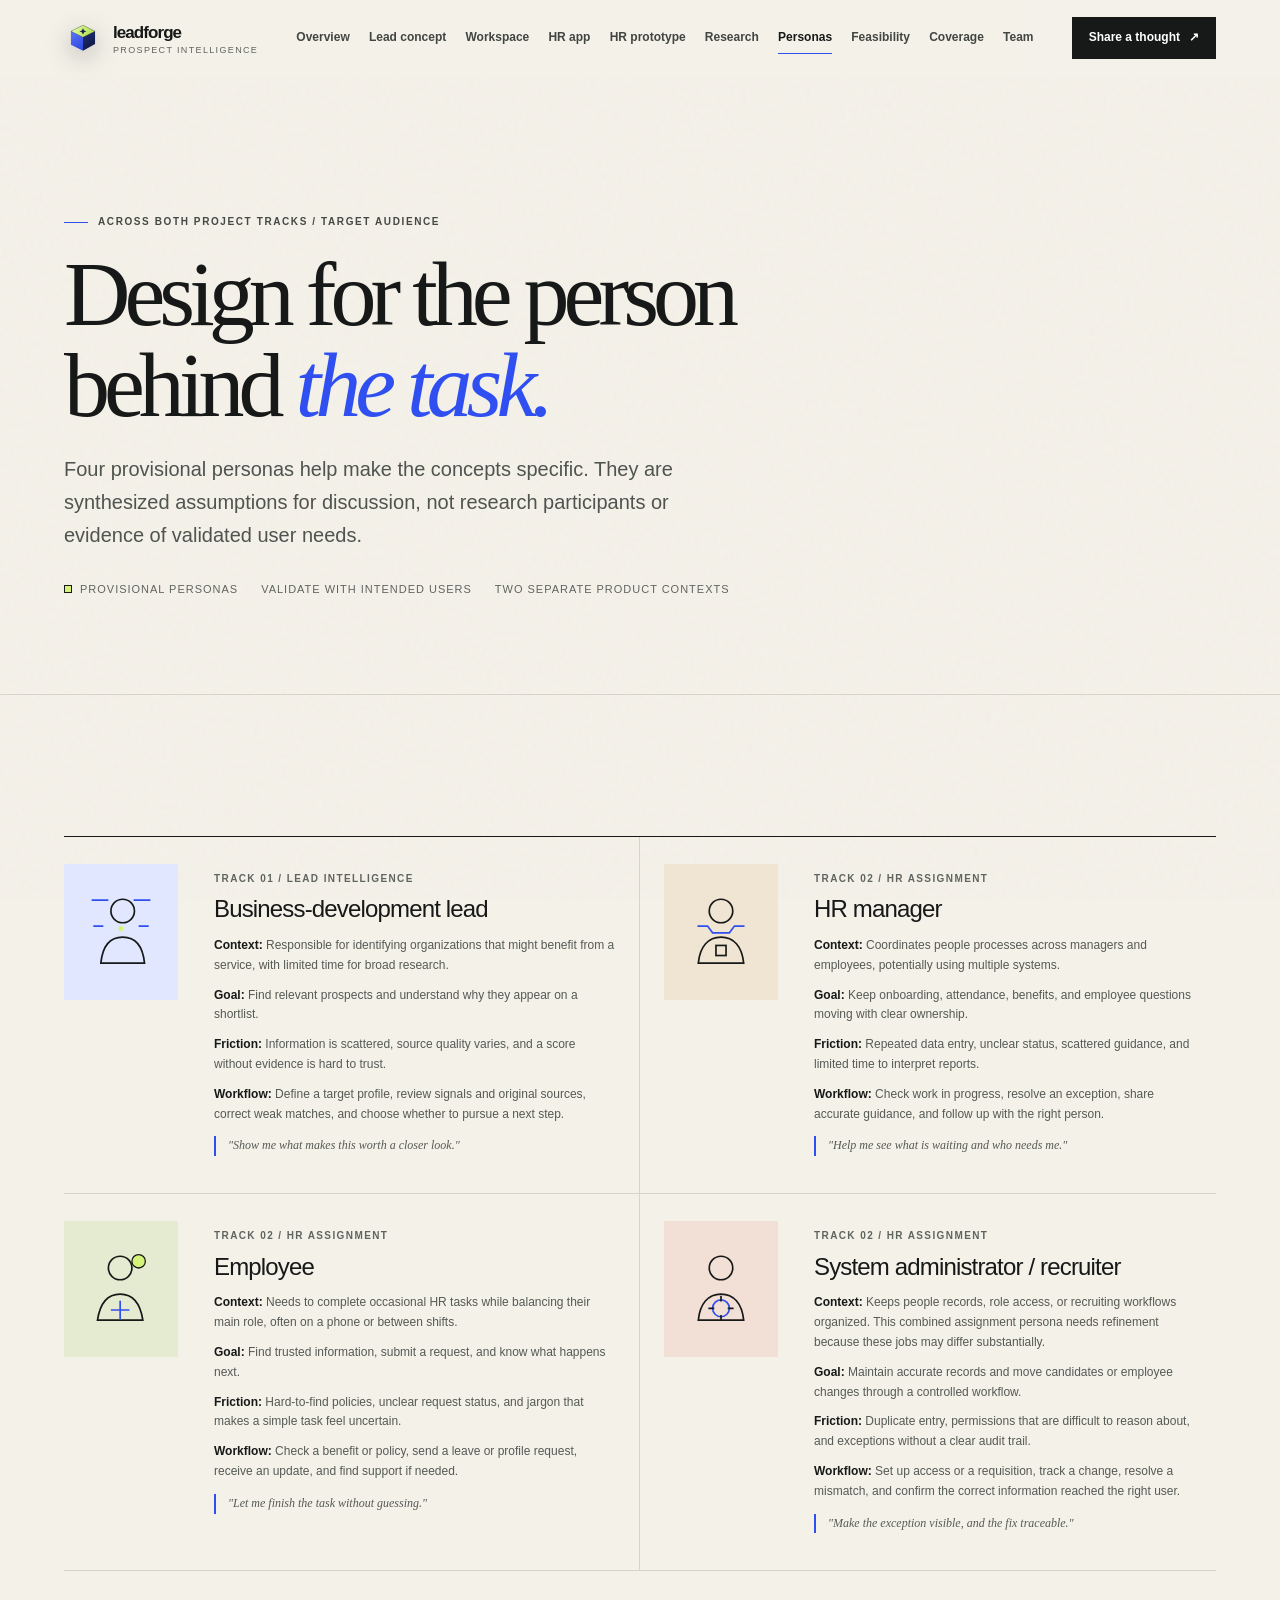
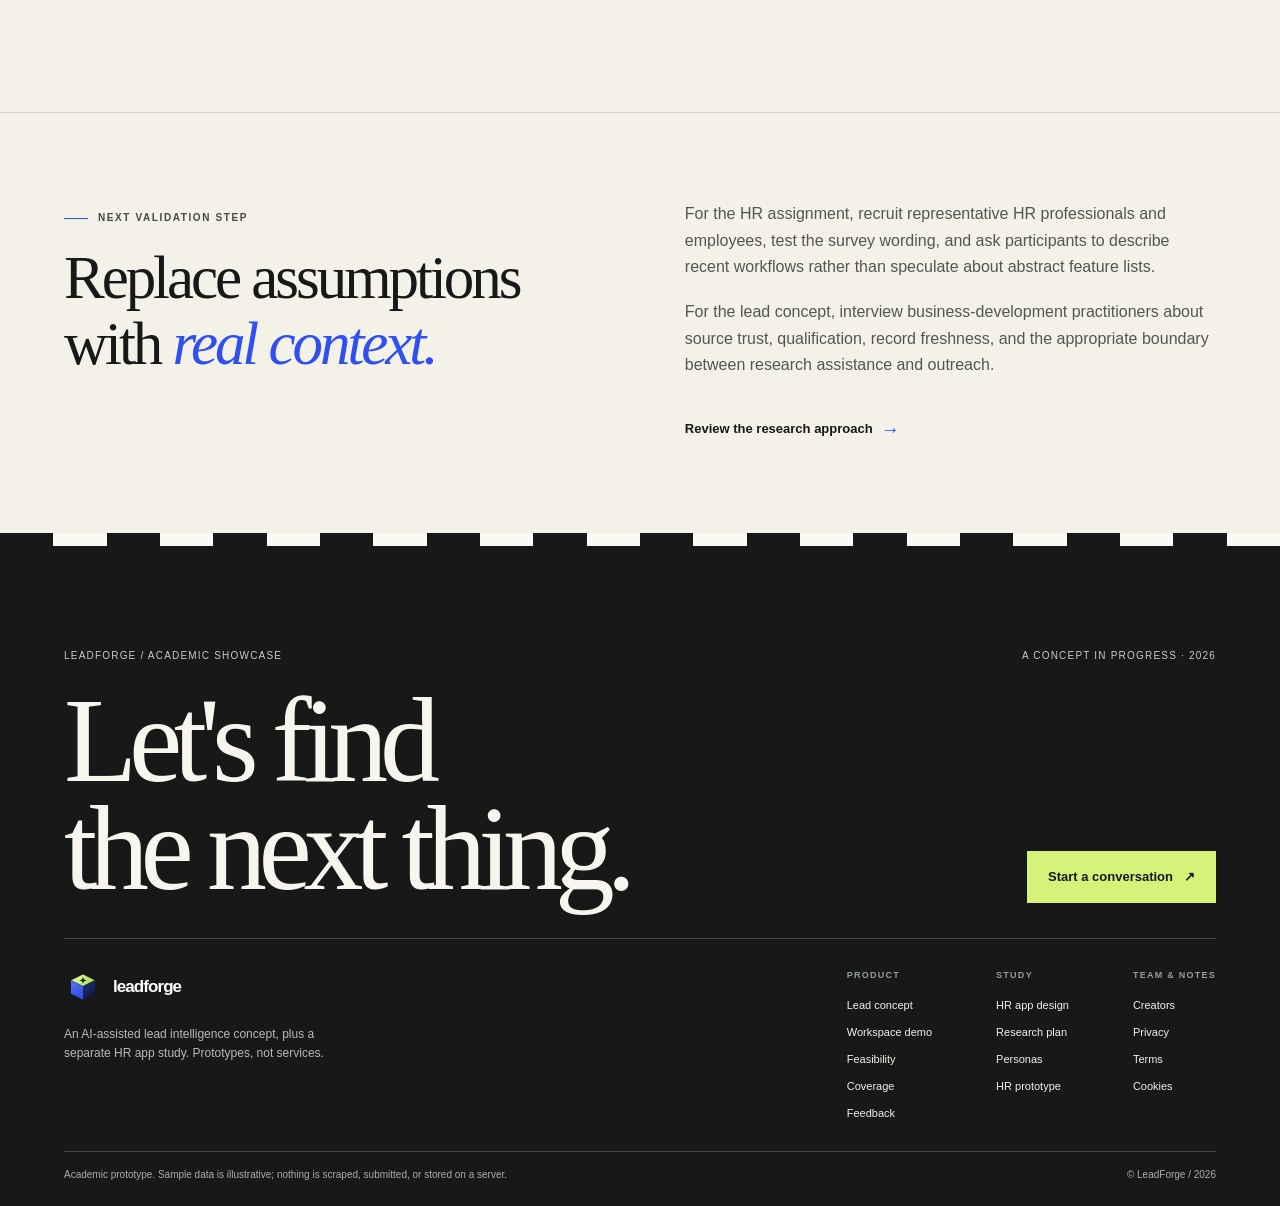
<file: personas.html>
<!doctype html>
<html lang="en">
<head>
  <meta charset="utf-8"><meta name="viewport" content="width=device-width, initial-scale=1"><meta name="theme-color" content="#f4f1e9">
  <meta name="description" content="Provisional personas for the separate LeadForge lead research and HR app project tracks.">
  <link rel="icon" href="assets/favicon.svg" type="image/svg+xml">
  <title>Provisional personas | LeadForge</title><link rel="stylesheet" href="assets/styles.css"><script src="assets/site.js" defer></script>
</head>
<body>
  <a class="skip-link" href="#main">Skip to content</a>
  <header class="site-header"><div class="header-row">
    <a class="brand" href="index.html" aria-label="LeadForge home"><span class="brand-mark" aria-hidden="true"><svg viewBox="0 0 48 48" fill="none" focusable="false"><defs><linearGradient id="lfT" x1="6" y1="4" x2="42" y2="24" gradientUnits="userSpaceOnUse"><stop stop-color="#eaffb4"/><stop offset="1" stop-color="#a6d937"/></linearGradient><linearGradient id="lfL" x1="6" y1="12" x2="24" y2="44" gradientUnits="userSpaceOnUse"><stop stop-color="#5d7bff"/><stop offset="1" stop-color="#2a43d6"/></linearGradient><linearGradient id="lfR" x1="24" y1="20" x2="42" y2="44" gradientUnits="userSpaceOnUse"><stop stop-color="#1e2d74"/><stop offset="1" stop-color="#0b1230"/></linearGradient></defs><path d="M24 6 41 14.5 24 23 7 14.5 24 6Z" fill="url(#lfT)"/><path d="M7 14.5 24 23v19L7 33.5v-19Z" fill="url(#lfL)"/><path d="M41 14.5 24 23v19l17-9.5v-19Z" fill="url(#lfR)"/><path d="M24 6 41 14.5 24 23 7 14.5 24 6Z" stroke="#171918" stroke-opacity=".45" stroke-width="1" stroke-linejoin="round"/><path d="M24 10.4l1.6 3.1 3.3 1.2-3.3 1.2-1.6 3.1-1.6-3.1-3.3-1.2 3.3-1.2 1.6-3.1Z" fill="#17204f"/></svg></span><span><span class="brand-name">leadforge</span><span class="brand-caption">Prospect intelligence</span></span></a>
    <button class="menu-toggle" type="button" aria-expanded="false" aria-controls="site-navigation" aria-label="Open navigation menu"><span aria-hidden="true">+ </span>Menu</button>
    <nav class="primary-nav" id="site-navigation" aria-label="Main navigation"><a href="index.html">Overview</a><a href="platform.html">Lead concept</a><a href="workspace.html">Workspace</a><a href="people.html">HR app</a><a href="hr-app.html">HR prototype</a><a href="research.html">Research</a><a href="personas.html" aria-current="page">Personas</a><a href="feasibility.html">Feasibility</a><a href="solution.html">Coverage</a><a href="team.html">Team</a></nav>
    <a class="nav-cta header-cta" href="contact.html">Share a thought <span aria-hidden="true">↗</span></a>
  </div></header>
  <main id="main">
    <section class="page-hero"><div class="shell">
      <p class="eyebrow">Across both project tracks / Target audience</p>
      <h1>Design for the person<br>behind <span class="display-italic">the task.</span></h1>
      <p class="lede">Four provisional personas help make the concepts specific. They are synthesized assumptions for discussion, not research participants or evidence of validated user needs.</p>
      <div class="page-meta"><span><i class="meta-square" aria-hidden="true"></i> Provisional personas</span><span>Validate with intended users</span><span>Two separate product contexts</span></div>
    </div></section>
    <section class="section section-rule"><div class="shell">
      <div class="persona-grid">
        <article class="persona reveal">
          <div class="persona-mark" role="img" aria-label="Abstract line illustration representing a business development professional"><svg viewBox="0 0 80 100" fill="none" aria-hidden="true"><circle cx="42" cy="25" r="14" stroke="#171918" stroke-width="2"/><path d="M16 87c2-20 11-31 26-31s24 11 26 31H16Z" stroke="#171918" stroke-width="2"/><path d="M5 12h20M55 12h20M7 43h12m42 0h12" stroke="#304ff0" stroke-width="2"/><circle cx="40" cy="46" r="3" fill="#d5f279"/></svg></div>
          <div><span class="smallcaps">Track 01 / Lead intelligence</span><h3>Business-development lead</h3><p><strong>Context:</strong> Responsible for identifying organizations that might benefit from a service, with limited time for broad research.</p><p><strong>Goal:</strong> Find relevant prospects and understand why they appear on a shortlist.</p><p><strong>Friction:</strong> Information is scattered, source quality varies, and a score without evidence is hard to trust.</p><p><strong>Workflow:</strong> Define a target profile, review signals and original sources, correct weak matches, and choose whether to pursue a next step.</p><p class="quote">"Show me what makes this worth a closer look."</p></div>
        </article>
        <article class="persona reveal">
          <div class="persona-mark" role="img" aria-label="Abstract line illustration representing an HR manager"><svg viewBox="0 0 80 100" fill="none" aria-hidden="true"><circle cx="40" cy="25" r="14" stroke="#171918" stroke-width="2"/><path d="M13 87c2-20 12-31 27-31s25 11 27 31H13Z" stroke="#171918" stroke-width="2"/><path d="M12 43h12l6 8h20l6-8h12" stroke="#304ff0" stroke-width="2"/><rect x="34" y="66" width="12" height="12" stroke="#171918" stroke-width="2"/></svg></div>
          <div><span class="smallcaps">Track 02 / HR assignment</span><h3>HR manager</h3><p><strong>Context:</strong> Coordinates people processes across managers and employees, potentially using multiple systems.</p><p><strong>Goal:</strong> Keep onboarding, attendance, benefits, and employee questions moving with clear ownership.</p><p><strong>Friction:</strong> Repeated data entry, unclear status, scattered guidance, and limited time to interpret reports.</p><p><strong>Workflow:</strong> Check work in progress, resolve an exception, share accurate guidance, and follow up with the right person.</p><p class="quote">"Help me see what is waiting and who needs me."</p></div>
        </article>
        <article class="persona reveal">
          <div class="persona-mark" role="img" aria-label="Abstract line illustration representing an employee"><svg viewBox="0 0 80 100" fill="none" aria-hidden="true"><circle cx="39" cy="25" r="14" stroke="#171918" stroke-width="2"/><path d="M12 87c3-20 12-31 27-31s24 11 27 31H12Z" stroke="#171918" stroke-width="2"/><path d="M28 75h22M39 64v22" stroke="#304ff0" stroke-width="2"/><circle cx="61" cy="17" r="8" fill="#d5f279" stroke="#171918" stroke-width="1.5"/></svg></div>
          <div><span class="smallcaps">Track 02 / HR assignment</span><h3>Employee</h3><p><strong>Context:</strong> Needs to complete occasional HR tasks while balancing their main role, often on a phone or between shifts.</p><p><strong>Goal:</strong> Find trusted information, submit a request, and know what happens next.</p><p><strong>Friction:</strong> Hard-to-find policies, unclear request status, and jargon that makes a simple task feel uncertain.</p><p><strong>Workflow:</strong> Check a benefit or policy, send a leave or profile request, receive an update, and find support if needed.</p><p class="quote">"Let me finish the task without guessing."</p></div>
        </article>
        <article class="persona reveal">
          <div class="persona-mark" role="img" aria-label="Abstract line illustration representing an HR system administrator or recruiter"><svg viewBox="0 0 80 100" fill="none" aria-hidden="true"><circle cx="40" cy="25" r="14" stroke="#171918" stroke-width="2"/><path d="M13 87c2-20 12-31 27-31s25 11 27 31H13Z" stroke="#171918" stroke-width="2"/><circle cx="40" cy="73" r="10" stroke="#304ff0" stroke-width="2"/><path d="M40 58v7m0 16v7m15-15h-7m-16 0h-7" stroke="#171918" stroke-width="2"/></svg></div>
          <div><span class="smallcaps">Track 02 / HR assignment</span><h3>System administrator / recruiter</h3><p><strong>Context:</strong> Keeps people records, role access, or recruiting workflows organized. This combined assignment persona needs refinement because these jobs may differ substantially.</p><p><strong>Goal:</strong> Maintain accurate records and move candidates or employee changes through a controlled workflow.</p><p><strong>Friction:</strong> Duplicate entry, permissions that are difficult to reason about, and exceptions without a clear audit trail.</p><p><strong>Workflow:</strong> Set up access or a requisition, track a change, resolve a mismatch, and confirm the correct information reached the right user.</p><p class="quote">"Make the exception visible, and the fix traceable."</p></div>
        </article>
      </div>
    </div></section>
    <section class="section-tight section-rule"><div class="shell two-col">
      <div><p class="eyebrow">Next validation step</p><h2>Replace assumptions<br>with <span class="display-italic">real context.</span></h2></div>
      <div class="copy-stack"><p>For the HR assignment, recruit representative HR professionals and employees, test the survey wording, and ask participants to describe recent workflows rather than speculate about abstract feature lists.</p><p>For the lead concept, interview business-development practitioners about source trust, qualification, record freshness, and the appropriate boundary between research assistance and outreach.</p><a class="text-link" href="research.html">Review the research approach <span class="link-arrow" aria-hidden="true">→</span></a></div>
    </div></section>
  </main>
  <div class="checker-band" aria-hidden="true"><span></span><span></span><span></span><span></span><span></span><span></span><span></span><span></span><span></span><span></span><span></span><span></span><span></span><span></span><span></span><span></span><span></span><span></span><span></span><span></span><span></span><span></span><span></span><span></span></div>
  <footer class="site-footer"><div class="footer-inner">
    <div class="footer-topline"><span>LeadForge / Academic showcase</span><span>A concept in progress · 2026</span></div>
    <div class="footer-headline"><h2>Let's find<br>the next thing.</h2><a class="button" href="contact.html">Start a conversation <span aria-hidden="true">↗</span></a></div>
    <div class="footer-links"><div class="footer-lockup"><a class="brand" href="index.html"><span class="brand-mark" aria-hidden="true"><svg viewBox="0 0 48 48" fill="none" focusable="false"><defs><linearGradient id="lfT" x1="6" y1="4" x2="42" y2="24" gradientUnits="userSpaceOnUse"><stop stop-color="#eaffb4"/><stop offset="1" stop-color="#a6d937"/></linearGradient><linearGradient id="lfL" x1="6" y1="12" x2="24" y2="44" gradientUnits="userSpaceOnUse"><stop stop-color="#5d7bff"/><stop offset="1" stop-color="#2a43d6"/></linearGradient><linearGradient id="lfR" x1="24" y1="20" x2="42" y2="44" gradientUnits="userSpaceOnUse"><stop stop-color="#1e2d74"/><stop offset="1" stop-color="#0b1230"/></linearGradient></defs><path d="M24 6 41 14.5 24 23 7 14.5 24 6Z" fill="url(#lfT)"/><path d="M7 14.5 24 23v19L7 33.5v-19Z" fill="url(#lfL)"/><path d="M41 14.5 24 23v19l17-9.5v-19Z" fill="url(#lfR)"/><path d="M24 6 41 14.5 24 23 7 14.5 24 6Z" stroke="#171918" stroke-opacity=".45" stroke-width="1" stroke-linejoin="round"/><path d="M24 10.4l1.6 3.1 3.3 1.2-3.3 1.2-1.6 3.1-1.6-3.1-3.3-1.2 3.3-1.2 1.6-3.1Z" fill="#17204f"/></svg></span><span class="brand-name">leadforge</span></a><p>An AI-assisted lead intelligence concept, plus a separate HR app study. Prototypes, not services.</p></div><div class="footer-column"><strong>Product</strong><a href="platform.html">Lead concept</a><a href="workspace.html">Workspace demo</a><a href="feasibility.html">Feasibility</a><a href="solution.html">Coverage</a><a href="contact.html">Feedback</a></div><div class="footer-column"><strong>Study</strong><a href="people.html">HR app design</a><a href="research.html">Research plan</a><a href="personas.html">Personas</a><a href="hr-app.html">HR prototype</a></div><div class="footer-column"><strong>Team &amp; notes</strong><a href="team.html">Creators</a><a href="privacy.html">Privacy</a><a href="terms.html">Terms</a><a href="cookies.html">Cookies</a></div></div>
    <div class="footer-bottom"><span>Academic prototype. Sample data is illustrative; nothing is scraped, submitted, or stored on a server.</span><span>© LeadForge / 2026</span></div>
  </div></footer>
</body>
</html>
</file>
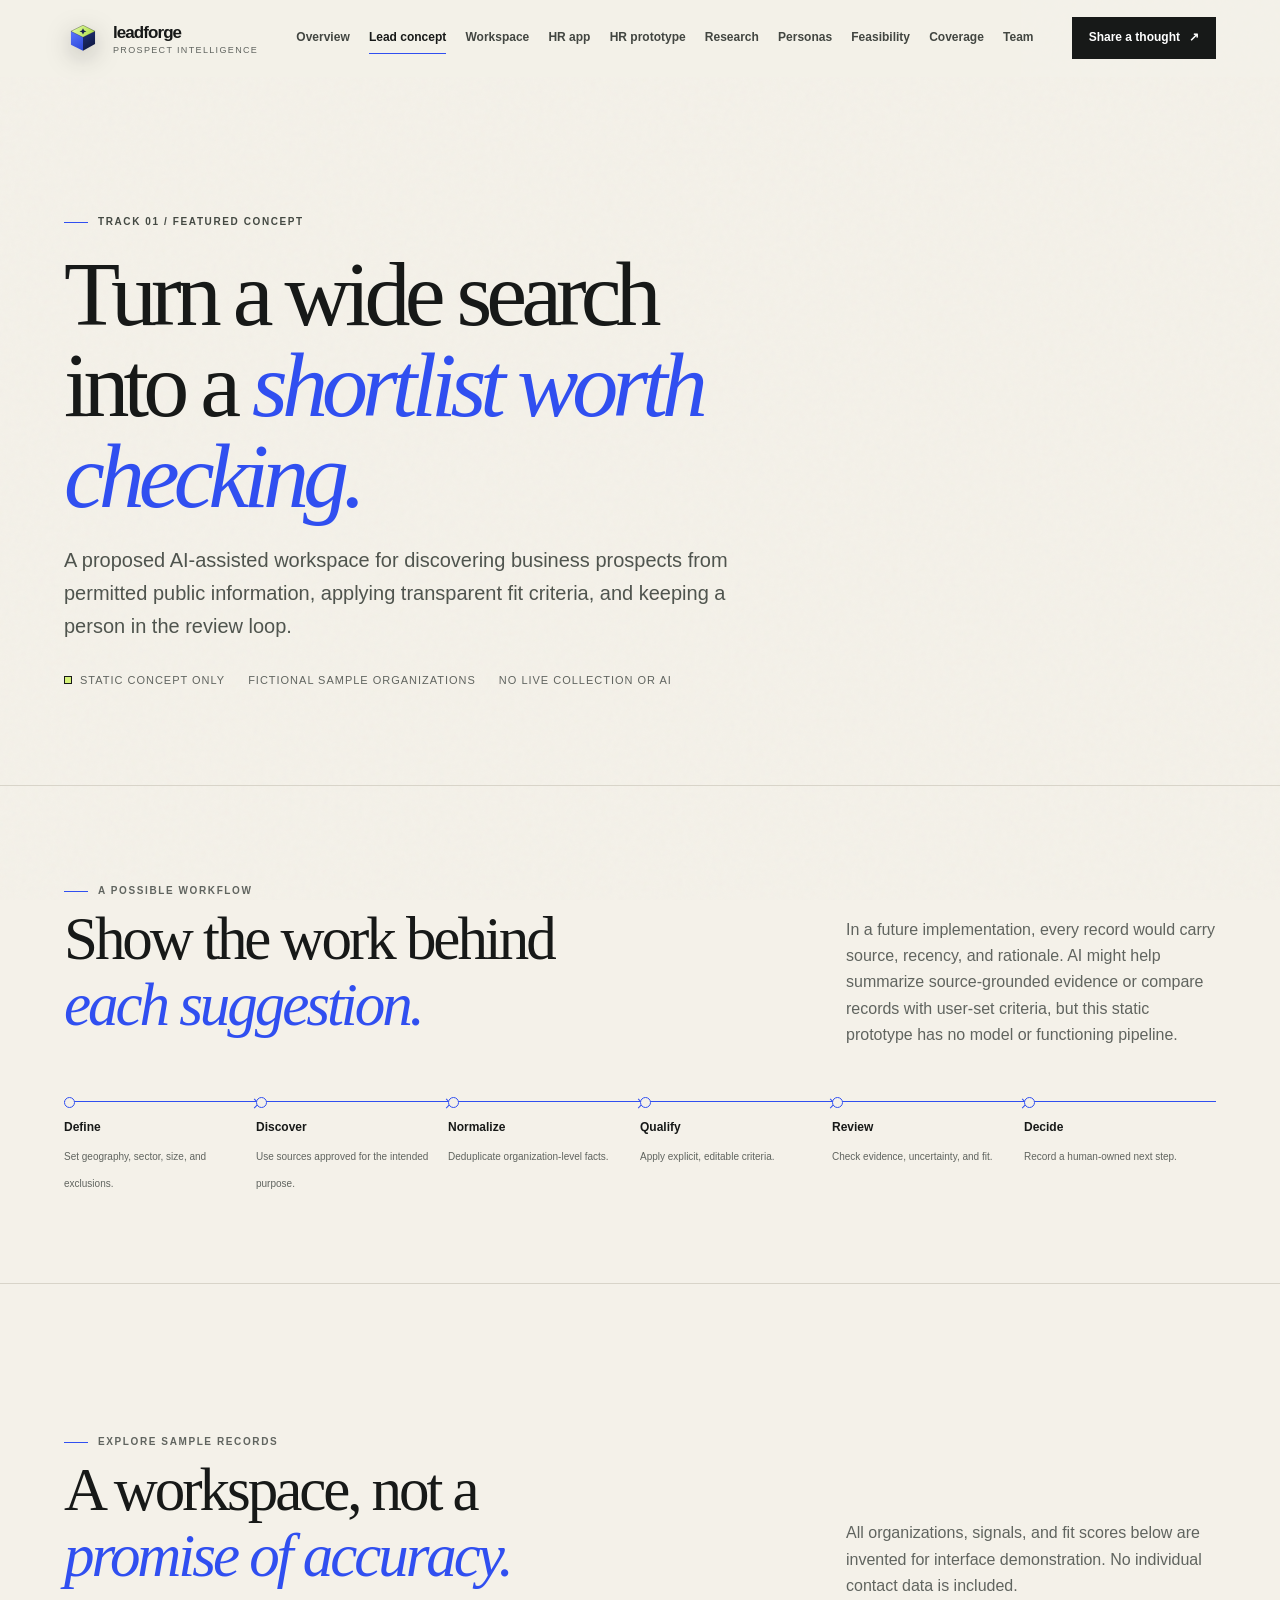
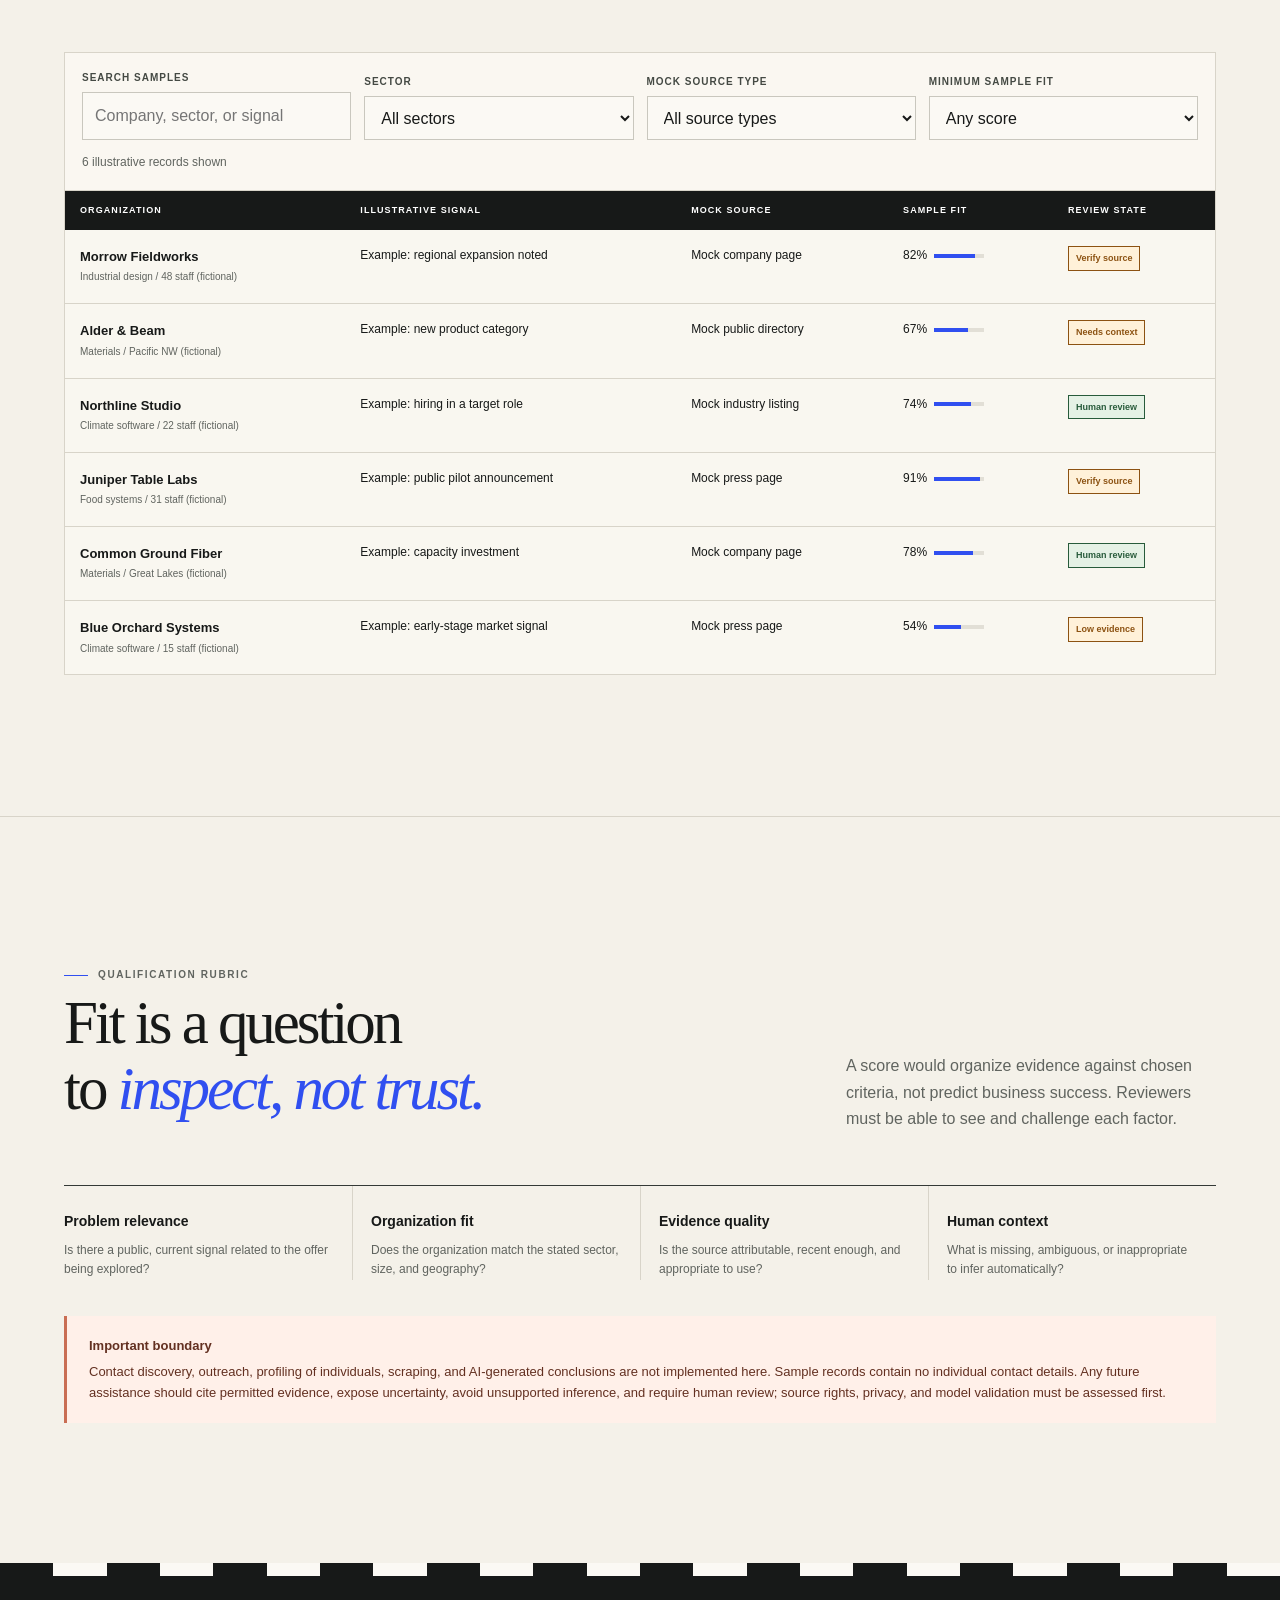
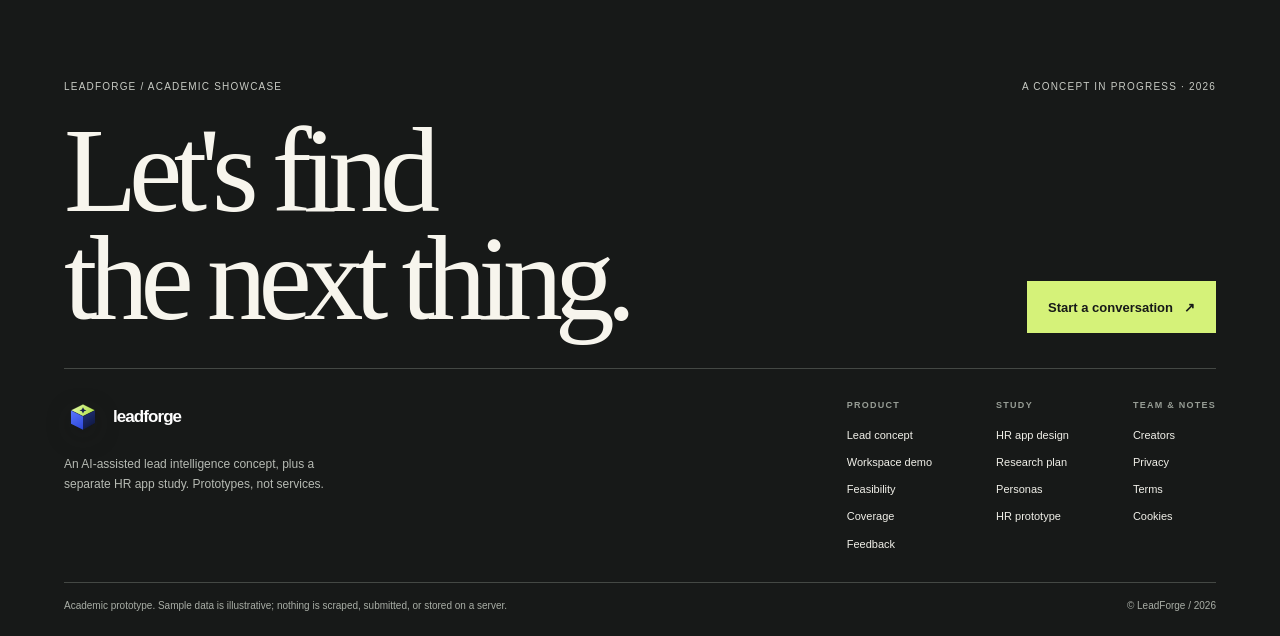
<file: platform.html>
<!doctype html>
<html lang="en">
<head>
  <meta charset="utf-8"><meta name="viewport" content="width=device-width, initial-scale=1"><meta name="theme-color" content="#f4f1e9">
  <meta name="description" content="An illustrative business lead discovery and human review workflow concept.">
  <link rel="icon" href="assets/favicon.svg" type="image/svg+xml">
  <title>Lead concept | LeadForge</title><link rel="stylesheet" href="assets/styles.css"><script src="assets/site.js" defer></script>
</head>
<body>
  <a class="skip-link" href="#main">Skip to content</a>
  <header class="site-header"><div class="header-row">
    <a class="brand" href="index.html" aria-label="LeadForge home"><span class="brand-mark" aria-hidden="true"><svg viewBox="0 0 48 48" fill="none" focusable="false"><defs><linearGradient id="lfT" x1="6" y1="4" x2="42" y2="24" gradientUnits="userSpaceOnUse"><stop stop-color="#eaffb4"/><stop offset="1" stop-color="#a6d937"/></linearGradient><linearGradient id="lfL" x1="6" y1="12" x2="24" y2="44" gradientUnits="userSpaceOnUse"><stop stop-color="#5d7bff"/><stop offset="1" stop-color="#2a43d6"/></linearGradient><linearGradient id="lfR" x1="24" y1="20" x2="42" y2="44" gradientUnits="userSpaceOnUse"><stop stop-color="#1e2d74"/><stop offset="1" stop-color="#0b1230"/></linearGradient></defs><path d="M24 6 41 14.5 24 23 7 14.5 24 6Z" fill="url(#lfT)"/><path d="M7 14.5 24 23v19L7 33.5v-19Z" fill="url(#lfL)"/><path d="M41 14.5 24 23v19l17-9.5v-19Z" fill="url(#lfR)"/><path d="M24 6 41 14.5 24 23 7 14.5 24 6Z" stroke="#171918" stroke-opacity=".45" stroke-width="1" stroke-linejoin="round"/><path d="M24 10.4l1.6 3.1 3.3 1.2-3.3 1.2-1.6 3.1-1.6-3.1-3.3-1.2 3.3-1.2 1.6-3.1Z" fill="#17204f"/></svg></span><span><span class="brand-name">leadforge</span><span class="brand-caption">Prospect intelligence</span></span></a>
    <button class="menu-toggle" type="button" aria-expanded="false" aria-controls="site-navigation" aria-label="Open navigation menu"><span aria-hidden="true">+ </span>Menu</button>
    <nav class="primary-nav" id="site-navigation" aria-label="Main navigation"><a href="index.html">Overview</a><a href="platform.html" aria-current="page">Lead concept</a><a href="workspace.html">Workspace</a><a href="people.html">HR app</a><a href="hr-app.html">HR prototype</a><a href="research.html">Research</a><a href="personas.html">Personas</a><a href="feasibility.html">Feasibility</a><a href="solution.html">Coverage</a><a href="team.html">Team</a></nav>
    <a class="nav-cta header-cta" href="contact.html">Share a thought <span aria-hidden="true">↗</span></a>
  </div></header>
  <main id="main">
    <section class="page-hero"><div class="shell">
      <p class="eyebrow">Track 01 / Featured concept</p>
      <h1>Turn a wide search<br>into a <span class="display-italic">shortlist worth checking.</span></h1>
      <p class="lede">A proposed AI-assisted workspace for discovering business prospects from permitted public information, applying transparent fit criteria, and keeping a person in the review loop.</p>
      <div class="page-meta"><span><i class="meta-square" aria-hidden="true"></i> Static concept only</span><span>Fictional sample organizations</span><span>No live collection or AI</span></div>
    </div></section>
    <section class="section-tight section-rule"><div class="shell">
      <div class="section-head"><div><p class="eyebrow">A possible workflow</p><h2>Show the work behind<br><span class="display-italic">each suggestion.</span></h2></div><p>In a future implementation, every record would carry source, recency, and rationale. AI might help summarize source-grounded evidence or compare records with user-set criteria, but this static prototype has no model or functioning pipeline.</p></div>
      <ol class="flow-line reveal">
        <li><b>Define</b><span>Set geography, sector, size, and exclusions.</span></li>
        <li><b>Discover</b><span>Use sources approved for the intended purpose.</span></li>
        <li><b>Normalize</b><span>Deduplicate organization-level facts.</span></li>
        <li><b>Qualify</b><span>Apply explicit, editable criteria.</span></li>
        <li><b>Review</b><span>Check evidence, uncertainty, and fit.</span></li>
        <li><b>Decide</b><span>Record a human-owned next step.</span></li>
      </ol>
    </div></section>
    <section class="section section-rule"><div class="shell">
      <div class="section-head"><div><p class="eyebrow">Explore sample records</p><h2>A workspace, not a<br><span class="display-italic">promise of accuracy.</span></h2></div><p>All organizations, signals, and fit scores below are invented for interface demonstration. No individual contact data is included.</p></div>
      <div class="filter-bar" role="search" aria-label="Filter illustrative organizations">
        <div class="field"><label for="lead-query">Search samples</label><input id="lead-query" type="search" placeholder="Company, sector, or signal" data-lead-search></div>
        <div class="field"><label for="lead-industry">Sector</label><select id="lead-industry" data-lead-industry><option value="all">All sectors</option><option value="climate">Climate software</option><option value="materials">Materials</option><option value="design">Industrial design</option><option value="food">Food systems</option></select></div>
        <div class="field"><label for="lead-source">Mock source type</label><select id="lead-source" data-lead-source><option value="all">All source types</option><option value="company">Company page</option><option value="directory">Public directory</option><option value="press">Press page</option><option value="listing">Industry listing</option></select></div>
        <div class="field"><label for="lead-confidence">Minimum sample fit</label><select id="lead-confidence" data-lead-confidence><option value="0">Any score</option><option value="70">70% or higher</option><option value="80">80% or higher</option><option value="90">90% or higher</option></select></div>
        <p class="filter-result" aria-live="polite" data-result-count>6 illustrative records shown</p>
      </div>
      <div class="lead-table-wrap">
        <table class="lead-table">
          <caption class="sr-only">Fictional organizations and mock source categories used to demonstrate filtering and human-review states. Fit percentages are invented.</caption>
          <thead><tr><th scope="col">Organization</th><th scope="col">Illustrative signal</th><th scope="col">Mock source</th><th scope="col">Sample fit</th><th scope="col">Review state</th></tr></thead>
          <tbody>
            <tr data-lead-row data-industry="design" data-source="company" data-confidence="82"><td class="company-cell"><strong>Morrow Fieldworks</strong><span>Industrial design / 48 staff (fictional)</span></td><td>Example: regional expansion noted</td><td>Mock company page</td><td><span class="confidence"><span>82%</span><span class="confidence-bar" aria-hidden="true"><i style="width:82%"></i></span></span></td><td><span class="status review">Verify source</span></td></tr>
            <tr data-lead-row data-industry="materials" data-source="directory" data-confidence="67"><td class="company-cell"><strong>Alder &amp; Beam</strong><span>Materials / Pacific NW (fictional)</span></td><td>Example: new product category</td><td>Mock public directory</td><td><span class="confidence"><span>67%</span><span class="confidence-bar" aria-hidden="true"><i style="width:67%"></i></span></span></td><td><span class="status review">Needs context</span></td></tr>
            <tr data-lead-row data-industry="climate" data-source="listing" data-confidence="74"><td class="company-cell"><strong>Northline Studio</strong><span>Climate software / 22 staff (fictional)</span></td><td>Example: hiring in a target role</td><td>Mock industry listing</td><td><span class="confidence"><span>74%</span><span class="confidence-bar" aria-hidden="true"><i style="width:74%"></i></span></span></td><td><span class="status ready">Human review</span></td></tr>
            <tr data-lead-row data-industry="food" data-source="press" data-confidence="91"><td class="company-cell"><strong>Juniper Table Labs</strong><span>Food systems / 31 staff (fictional)</span></td><td>Example: public pilot announcement</td><td>Mock press page</td><td><span class="confidence"><span>91%</span><span class="confidence-bar" aria-hidden="true"><i style="width:91%"></i></span></span></td><td><span class="status review">Verify source</span></td></tr>
            <tr data-lead-row data-industry="materials" data-source="company" data-confidence="78"><td class="company-cell"><strong>Common Ground Fiber</strong><span>Materials / Great Lakes (fictional)</span></td><td>Example: capacity investment</td><td>Mock company page</td><td><span class="confidence"><span>78%</span><span class="confidence-bar" aria-hidden="true"><i style="width:78%"></i></span></span></td><td><span class="status ready">Human review</span></td></tr>
            <tr data-lead-row data-industry="climate" data-source="press" data-confidence="54"><td class="company-cell"><strong>Blue Orchard Systems</strong><span>Climate software / 15 staff (fictional)</span></td><td>Example: early-stage market signal</td><td>Mock press page</td><td><span class="confidence"><span>54%</span><span class="confidence-bar" aria-hidden="true"><i style="width:54%"></i></span></span></td><td><span class="status review">Low evidence</span></td></tr>
          </tbody>
        </table>
        <p class="empty-result" data-empty-result hidden>No sample organizations match those filters. Try a broader search.</p>
      </div>
    </div></section>
    <section class="section section-rule"><div class="shell">
      <div class="section-head"><div><p class="eyebrow">Qualification rubric</p><h2>Fit is a question<br>to <span class="display-italic">inspect, not trust.</span></h2></div><p>A score would organize evidence against chosen criteria, not predict business success. Reviewers must be able to see and challenge each factor.</p></div>
      <div class="criteria-grid reveal">
        <div class="criteria-item"><strong>Problem relevance</strong><p>Is there a public, current signal related to the offer being explored?</p></div>
        <div class="criteria-item"><strong>Organization fit</strong><p>Does the organization match the stated sector, size, and geography?</p></div>
        <div class="criteria-item"><strong>Evidence quality</strong><p>Is the source attributable, recent enough, and appropriate to use?</p></div>
        <div class="criteria-item"><strong>Human context</strong><p>What is missing, ambiguous, or inappropriate to infer automatically?</p></div>
      </div>
      <div class="notice coral" style="margin-top:36px"><strong>Important boundary</strong>Contact discovery, outreach, profiling of individuals, scraping, and AI-generated conclusions are not implemented here. Sample records contain no individual contact details. Any future assistance should cite permitted evidence, expose uncertainty, avoid unsupported inference, and require human review; source rights, privacy, and model validation must be assessed first.</div>
    </div></section>
  </main>
  <div class="checker-band" aria-hidden="true"><span></span><span></span><span></span><span></span><span></span><span></span><span></span><span></span><span></span><span></span><span></span><span></span><span></span><span></span><span></span><span></span><span></span><span></span><span></span><span></span><span></span><span></span><span></span><span></span></div>
  <footer class="site-footer"><div class="footer-inner">
    <div class="footer-topline"><span>LeadForge / Academic showcase</span><span>A concept in progress · 2026</span></div>
    <div class="footer-headline"><h2>Let's find<br>the next thing.</h2><a class="button" href="contact.html">Start a conversation <span aria-hidden="true">↗</span></a></div>
    <div class="footer-links"><div class="footer-lockup"><a class="brand" href="index.html"><span class="brand-mark" aria-hidden="true"><svg viewBox="0 0 48 48" fill="none" focusable="false"><defs><linearGradient id="lfT" x1="6" y1="4" x2="42" y2="24" gradientUnits="userSpaceOnUse"><stop stop-color="#eaffb4"/><stop offset="1" stop-color="#a6d937"/></linearGradient><linearGradient id="lfL" x1="6" y1="12" x2="24" y2="44" gradientUnits="userSpaceOnUse"><stop stop-color="#5d7bff"/><stop offset="1" stop-color="#2a43d6"/></linearGradient><linearGradient id="lfR" x1="24" y1="20" x2="42" y2="44" gradientUnits="userSpaceOnUse"><stop stop-color="#1e2d74"/><stop offset="1" stop-color="#0b1230"/></linearGradient></defs><path d="M24 6 41 14.5 24 23 7 14.5 24 6Z" fill="url(#lfT)"/><path d="M7 14.5 24 23v19L7 33.5v-19Z" fill="url(#lfL)"/><path d="M41 14.5 24 23v19l17-9.5v-19Z" fill="url(#lfR)"/><path d="M24 6 41 14.5 24 23 7 14.5 24 6Z" stroke="#171918" stroke-opacity=".45" stroke-width="1" stroke-linejoin="round"/><path d="M24 10.4l1.6 3.1 3.3 1.2-3.3 1.2-1.6 3.1-1.6-3.1-3.3-1.2 3.3-1.2 1.6-3.1Z" fill="#17204f"/></svg></span><span class="brand-name">leadforge</span></a><p>An AI-assisted lead intelligence concept, plus a separate HR app study. Prototypes, not services.</p></div><div class="footer-column"><strong>Product</strong><a href="platform.html">Lead concept</a><a href="workspace.html">Workspace demo</a><a href="feasibility.html">Feasibility</a><a href="solution.html">Coverage</a><a href="contact.html">Feedback</a></div><div class="footer-column"><strong>Study</strong><a href="people.html">HR app design</a><a href="research.html">Research plan</a><a href="personas.html">Personas</a><a href="hr-app.html">HR prototype</a></div><div class="footer-column"><strong>Team &amp; notes</strong><a href="team.html">Creators</a><a href="privacy.html">Privacy</a><a href="terms.html">Terms</a><a href="cookies.html">Cookies</a></div></div>
    <div class="footer-bottom"><span>Academic prototype. Sample data is illustrative; nothing is scraped, submitted, or stored on a server.</span><span>© LeadForge / 2026</span></div>
  </div></footer>
</body>
</html>
</file>
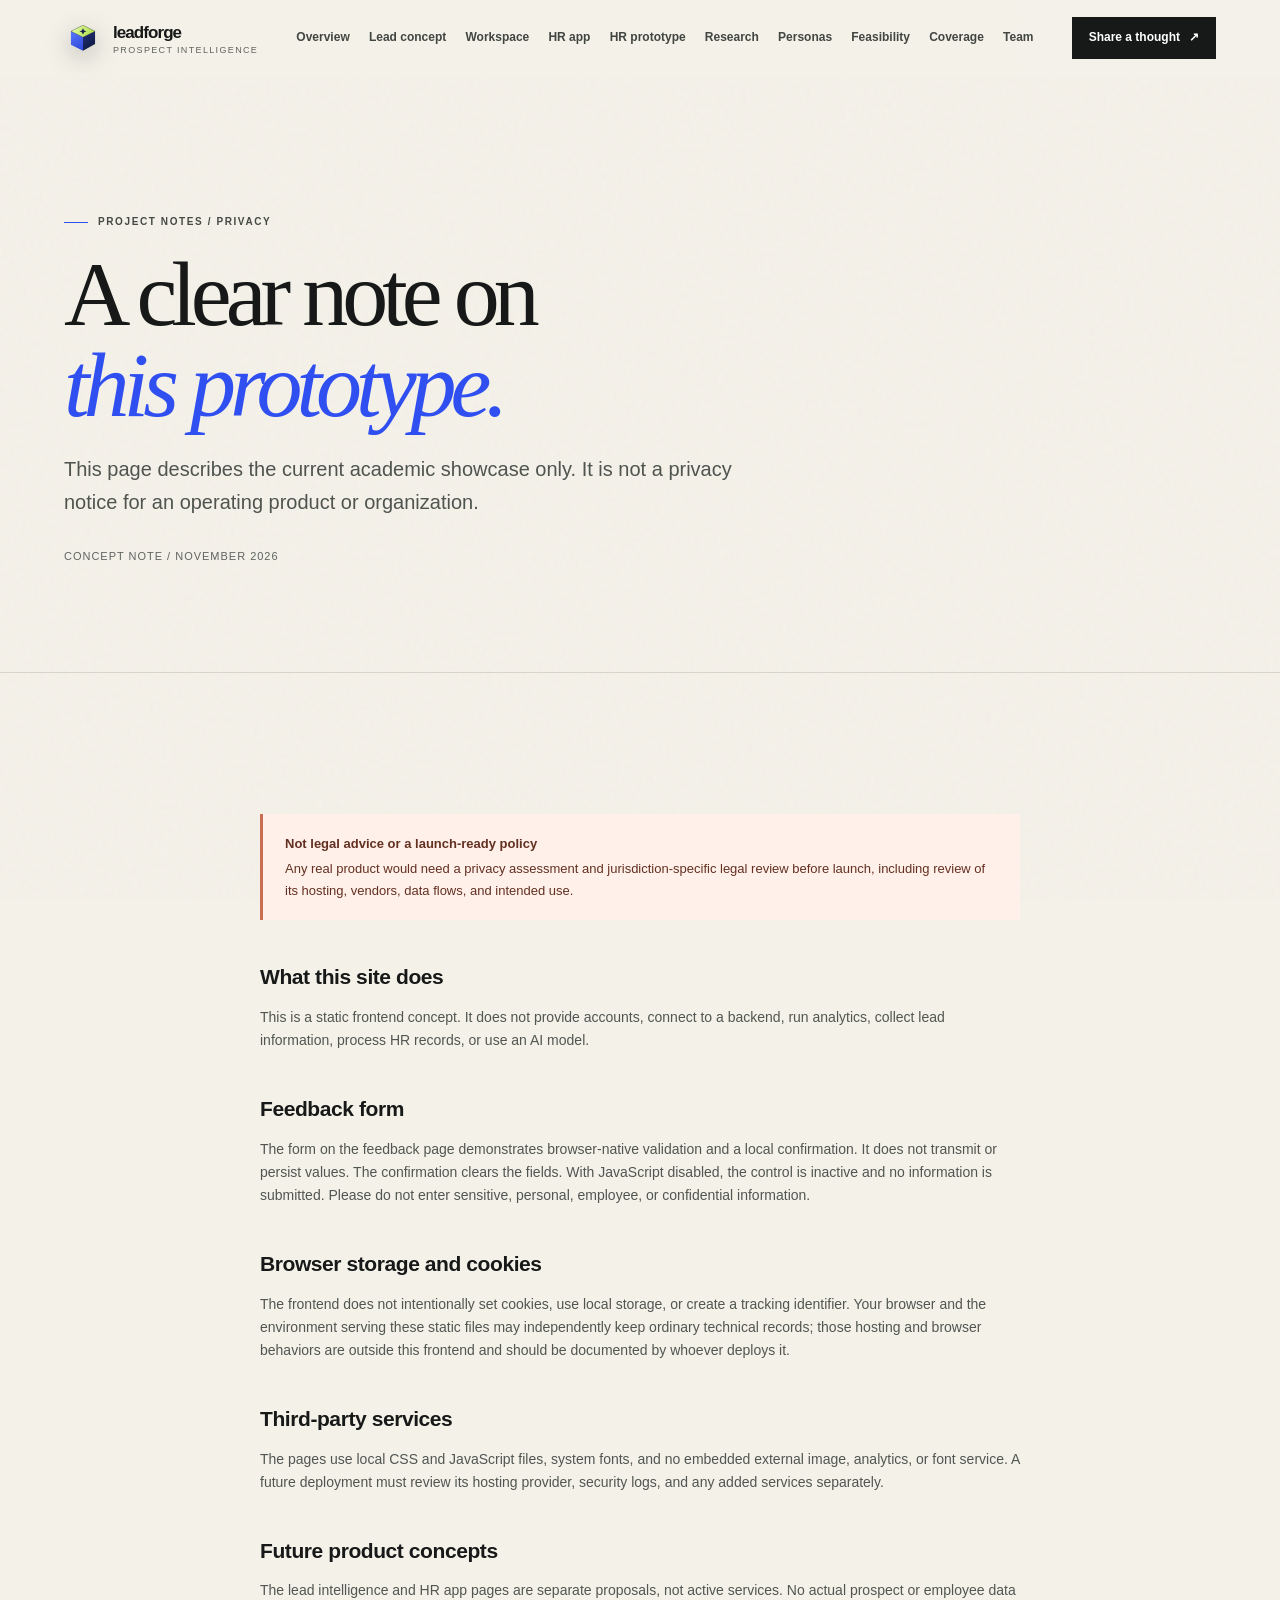
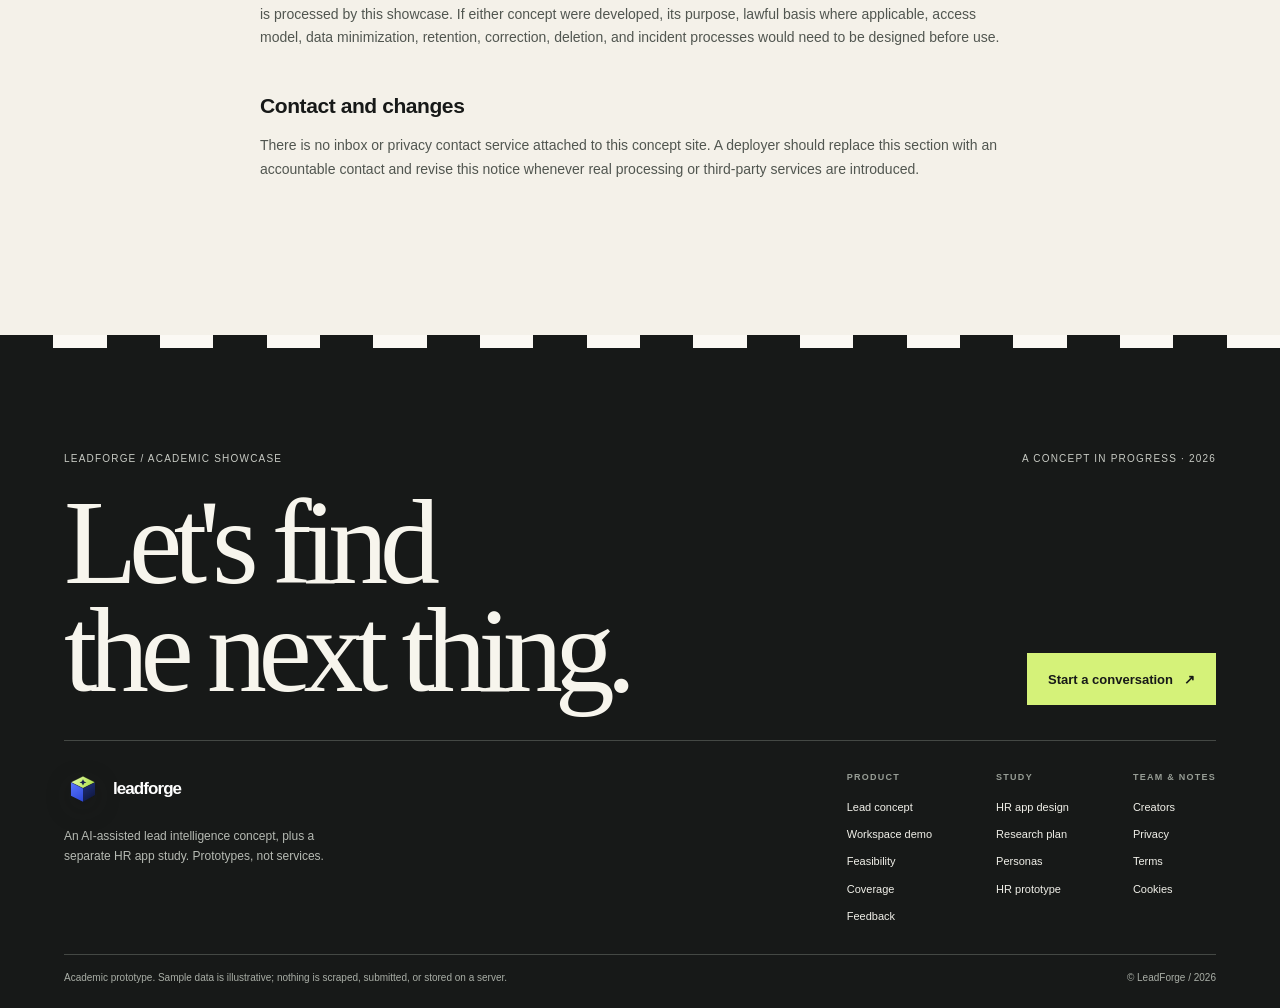
<file: privacy.html>
<!doctype html>
<html lang="en">
<head>
  <meta charset="utf-8"><meta name="viewport" content="width=device-width, initial-scale=1"><meta name="theme-color" content="#f4f1e9">
  <meta name="description" content="Privacy note for the LeadForge academic frontend prototype.">
  <link rel="icon" href="assets/favicon.svg" type="image/svg+xml">
  <title>Privacy note | LeadForge</title><link rel="stylesheet" href="assets/styles.css"><script src="assets/site.js" defer></script>
</head>
<body>
  <a class="skip-link" href="#main">Skip to content</a>
  <header class="site-header"><div class="header-row">
    <a class="brand" href="index.html" aria-label="LeadForge home"><span class="brand-mark" aria-hidden="true"><svg viewBox="0 0 48 48" fill="none" focusable="false"><defs><linearGradient id="lfT" x1="6" y1="4" x2="42" y2="24" gradientUnits="userSpaceOnUse"><stop stop-color="#eaffb4"/><stop offset="1" stop-color="#a6d937"/></linearGradient><linearGradient id="lfL" x1="6" y1="12" x2="24" y2="44" gradientUnits="userSpaceOnUse"><stop stop-color="#5d7bff"/><stop offset="1" stop-color="#2a43d6"/></linearGradient><linearGradient id="lfR" x1="24" y1="20" x2="42" y2="44" gradientUnits="userSpaceOnUse"><stop stop-color="#1e2d74"/><stop offset="1" stop-color="#0b1230"/></linearGradient></defs><path d="M24 6 41 14.5 24 23 7 14.5 24 6Z" fill="url(#lfT)"/><path d="M7 14.5 24 23v19L7 33.5v-19Z" fill="url(#lfL)"/><path d="M41 14.5 24 23v19l17-9.5v-19Z" fill="url(#lfR)"/><path d="M24 6 41 14.5 24 23 7 14.5 24 6Z" stroke="#171918" stroke-opacity=".45" stroke-width="1" stroke-linejoin="round"/><path d="M24 10.4l1.6 3.1 3.3 1.2-3.3 1.2-1.6 3.1-1.6-3.1-3.3-1.2 3.3-1.2 1.6-3.1Z" fill="#17204f"/></svg></span><span><span class="brand-name">leadforge</span><span class="brand-caption">Prospect intelligence</span></span></a>
    <button class="menu-toggle" type="button" aria-expanded="false" aria-controls="site-navigation" aria-label="Open navigation menu"><span aria-hidden="true">+ </span>Menu</button>
    <nav class="primary-nav" id="site-navigation" aria-label="Main navigation"><a href="index.html">Overview</a><a href="platform.html">Lead concept</a><a href="workspace.html">Workspace</a><a href="people.html">HR app</a><a href="hr-app.html">HR prototype</a><a href="research.html">Research</a><a href="personas.html">Personas</a><a href="feasibility.html">Feasibility</a><a href="solution.html">Coverage</a><a href="team.html">Team</a></nav>
    <a class="nav-cta header-cta" href="contact.html">Share a thought <span aria-hidden="true">↗</span></a>
  </div></header>
  <main id="main">
    <section class="page-hero"><div class="shell"><p class="eyebrow">Project notes / Privacy</p><h1>A clear note on<br><span class="display-italic">this prototype.</span></h1><p class="lede">This page describes the current academic showcase only. It is not a privacy notice for an operating product or organization.</p><p class="page-meta">Concept note / November 2026</p></div></section>
    <section class="section section-rule"><div class="shell policy-copy">
      <div class="notice coral"><strong>Not legal advice or a launch-ready policy</strong>Any real product would need a privacy assessment and jurisdiction-specific legal review before launch, including review of its hosting, vendors, data flows, and intended use.</div>
      <h2>What this site does</h2>
      <p>This is a static frontend concept. It does not provide accounts, connect to a backend, run analytics, collect lead information, process HR records, or use an AI model.</p>
      <h2>Feedback form</h2>
      <p>The form on the feedback page demonstrates browser-native validation and a local confirmation. It does not transmit or persist values. The confirmation clears the fields. With JavaScript disabled, the control is inactive and no information is submitted. Please do not enter sensitive, personal, employee, or confidential information.</p>
      <h2>Browser storage and cookies</h2>
      <p>The frontend does not intentionally set cookies, use local storage, or create a tracking identifier. Your browser and the environment serving these static files may independently keep ordinary technical records; those hosting and browser behaviors are outside this frontend and should be documented by whoever deploys it.</p>
      <h2>Third-party services</h2>
      <p>The pages use local CSS and JavaScript files, system fonts, and no embedded external image, analytics, or font service. A future deployment must review its hosting provider, security logs, and any added services separately.</p>
      <h2>Future product concepts</h2>
      <p>The lead intelligence and HR app pages are separate proposals, not active services. No actual prospect or employee data is processed by this showcase. If either concept were developed, its purpose, lawful basis where applicable, access model, data minimization, retention, correction, deletion, and incident processes would need to be designed before use.</p>
      <h2>Contact and changes</h2>
      <p>There is no inbox or privacy contact service attached to this concept site. A deployer should replace this section with an accountable contact and revise this notice whenever real processing or third-party services are introduced.</p>
    </div></section>
  </main>
  <div class="checker-band" aria-hidden="true"><span></span><span></span><span></span><span></span><span></span><span></span><span></span><span></span><span></span><span></span><span></span><span></span><span></span><span></span><span></span><span></span><span></span><span></span><span></span><span></span><span></span><span></span><span></span><span></span></div>
  <footer class="site-footer"><div class="footer-inner">
    <div class="footer-topline"><span>LeadForge / Academic showcase</span><span>A concept in progress · 2026</span></div>
    <div class="footer-headline"><h2>Let's find<br>the next thing.</h2><a class="button" href="contact.html">Start a conversation <span aria-hidden="true">↗</span></a></div>
    <div class="footer-links"><div class="footer-lockup"><a class="brand" href="index.html"><span class="brand-mark" aria-hidden="true"><svg viewBox="0 0 48 48" fill="none" focusable="false"><defs><linearGradient id="lfT" x1="6" y1="4" x2="42" y2="24" gradientUnits="userSpaceOnUse"><stop stop-color="#eaffb4"/><stop offset="1" stop-color="#a6d937"/></linearGradient><linearGradient id="lfL" x1="6" y1="12" x2="24" y2="44" gradientUnits="userSpaceOnUse"><stop stop-color="#5d7bff"/><stop offset="1" stop-color="#2a43d6"/></linearGradient><linearGradient id="lfR" x1="24" y1="20" x2="42" y2="44" gradientUnits="userSpaceOnUse"><stop stop-color="#1e2d74"/><stop offset="1" stop-color="#0b1230"/></linearGradient></defs><path d="M24 6 41 14.5 24 23 7 14.5 24 6Z" fill="url(#lfT)"/><path d="M7 14.5 24 23v19L7 33.5v-19Z" fill="url(#lfL)"/><path d="M41 14.5 24 23v19l17-9.5v-19Z" fill="url(#lfR)"/><path d="M24 6 41 14.5 24 23 7 14.5 24 6Z" stroke="#171918" stroke-opacity=".45" stroke-width="1" stroke-linejoin="round"/><path d="M24 10.4l1.6 3.1 3.3 1.2-3.3 1.2-1.6 3.1-1.6-3.1-3.3-1.2 3.3-1.2 1.6-3.1Z" fill="#17204f"/></svg></span><span class="brand-name">leadforge</span></a><p>An AI-assisted lead intelligence concept, plus a separate HR app study. Prototypes, not services.</p></div><div class="footer-column"><strong>Product</strong><a href="platform.html">Lead concept</a><a href="workspace.html">Workspace demo</a><a href="feasibility.html">Feasibility</a><a href="solution.html">Coverage</a><a href="contact.html">Feedback</a></div><div class="footer-column"><strong>Study</strong><a href="people.html">HR app design</a><a href="research.html">Research plan</a><a href="personas.html">Personas</a><a href="hr-app.html">HR prototype</a></div><div class="footer-column"><strong>Team &amp; notes</strong><a href="team.html">Creators</a><a href="privacy.html">Privacy</a><a href="terms.html">Terms</a><a href="cookies.html">Cookies</a></div></div>
    <div class="footer-bottom"><span>Academic prototype. Sample data is illustrative; nothing is scraped, submitted, or stored on a server.</span><span>© LeadForge / 2026</span></div>
  </div></footer>
</body>
</html>
</file>
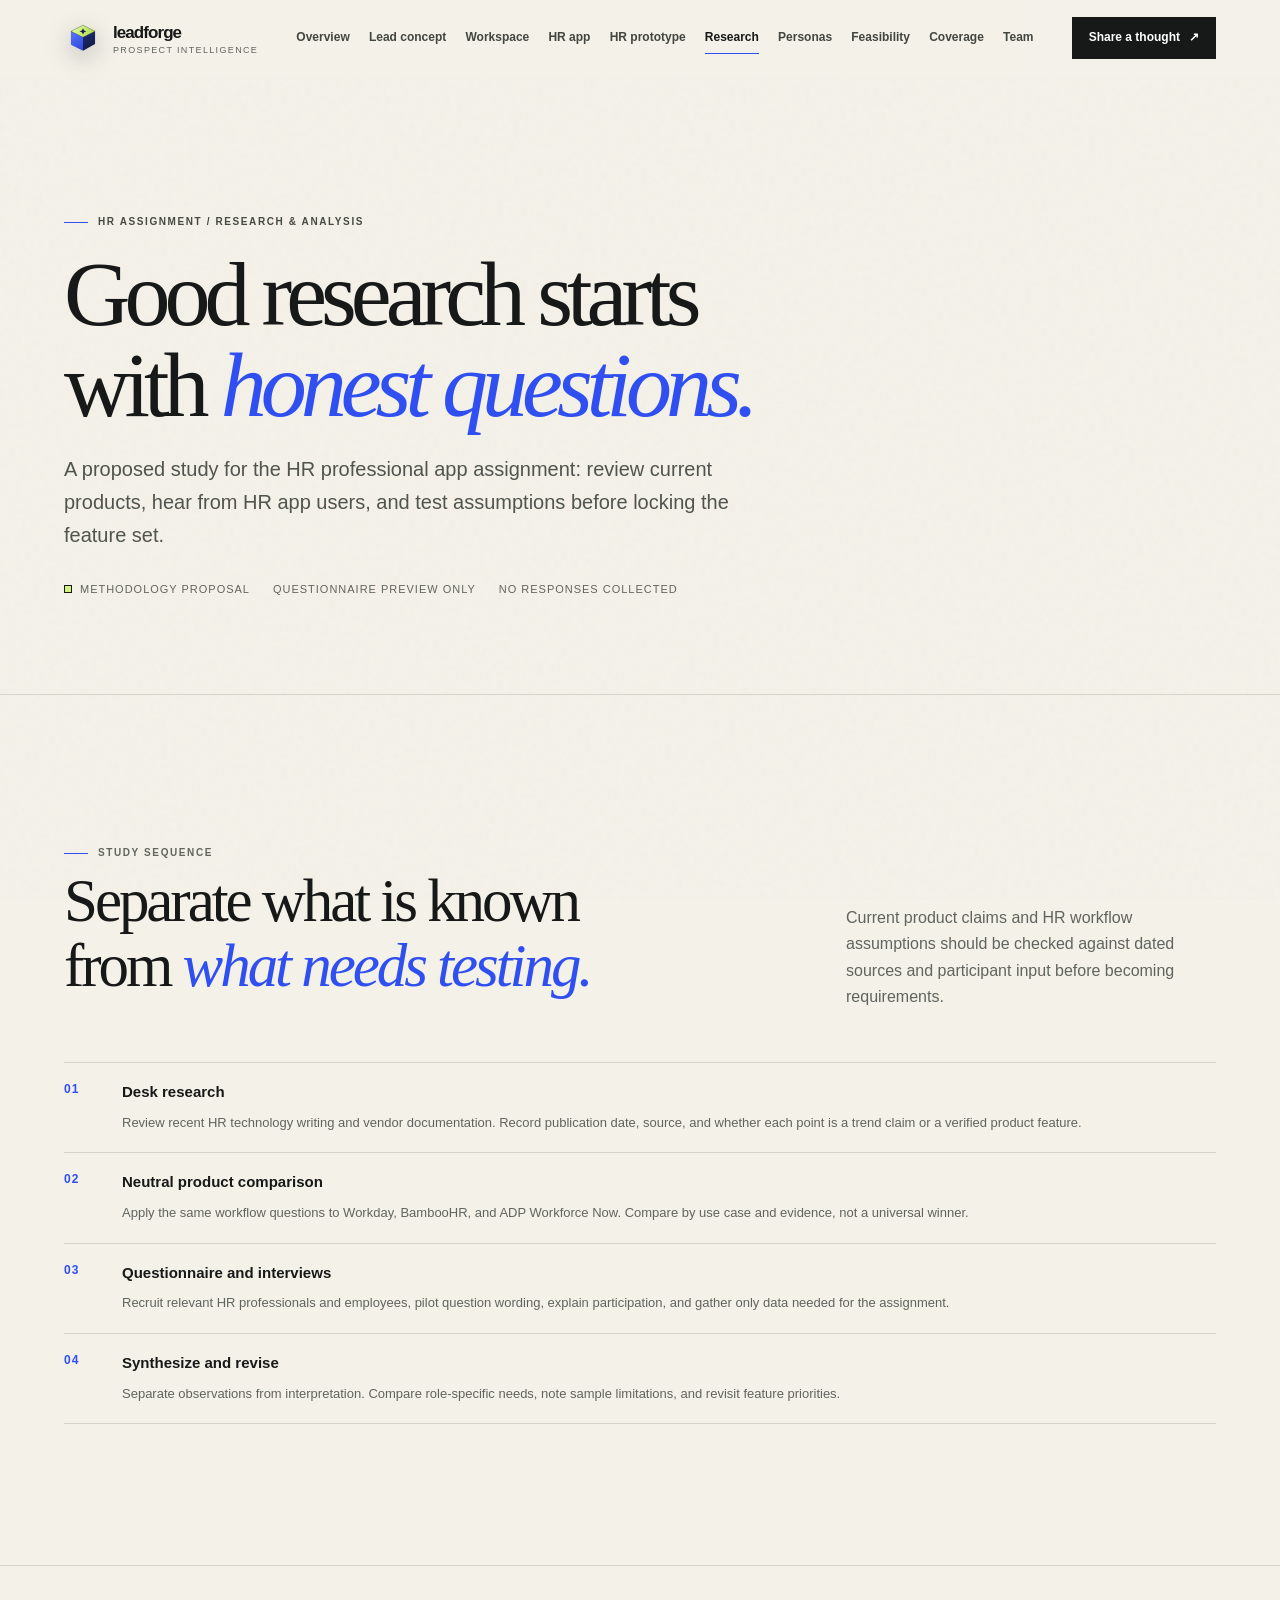
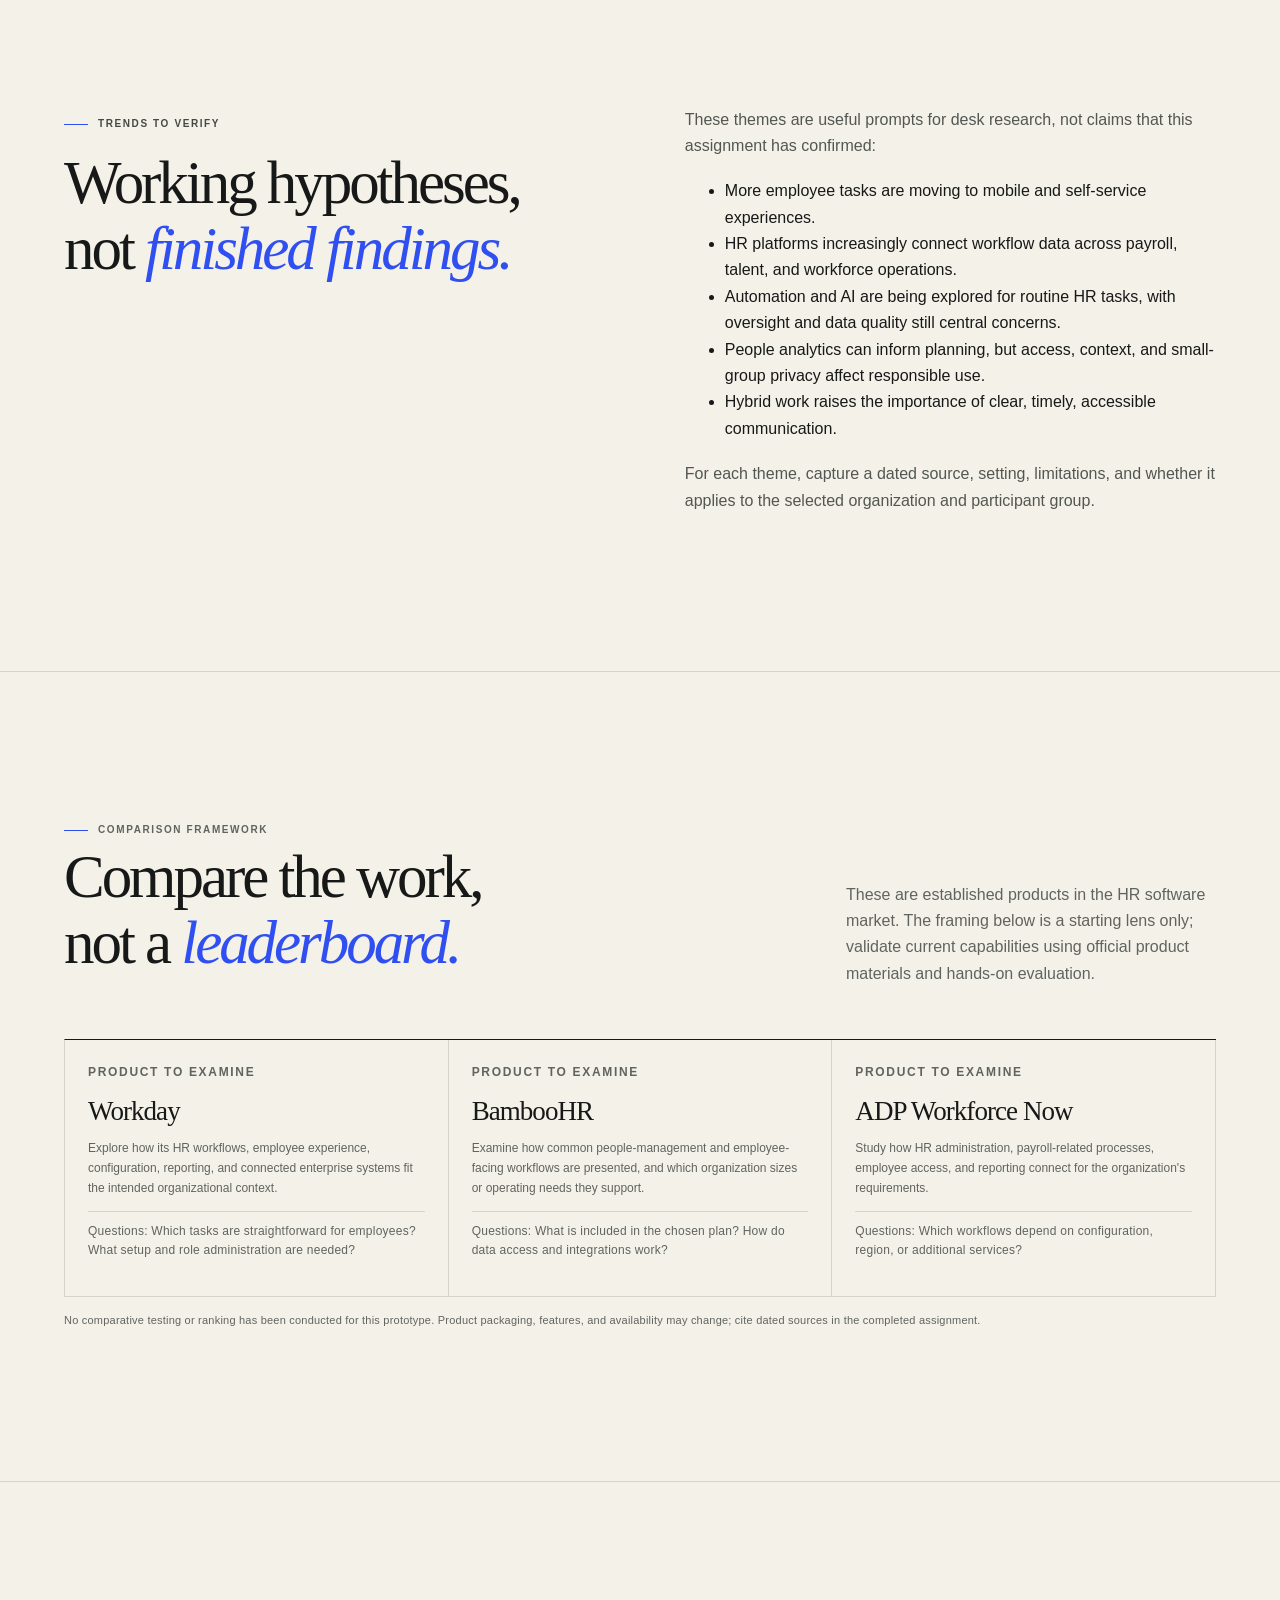
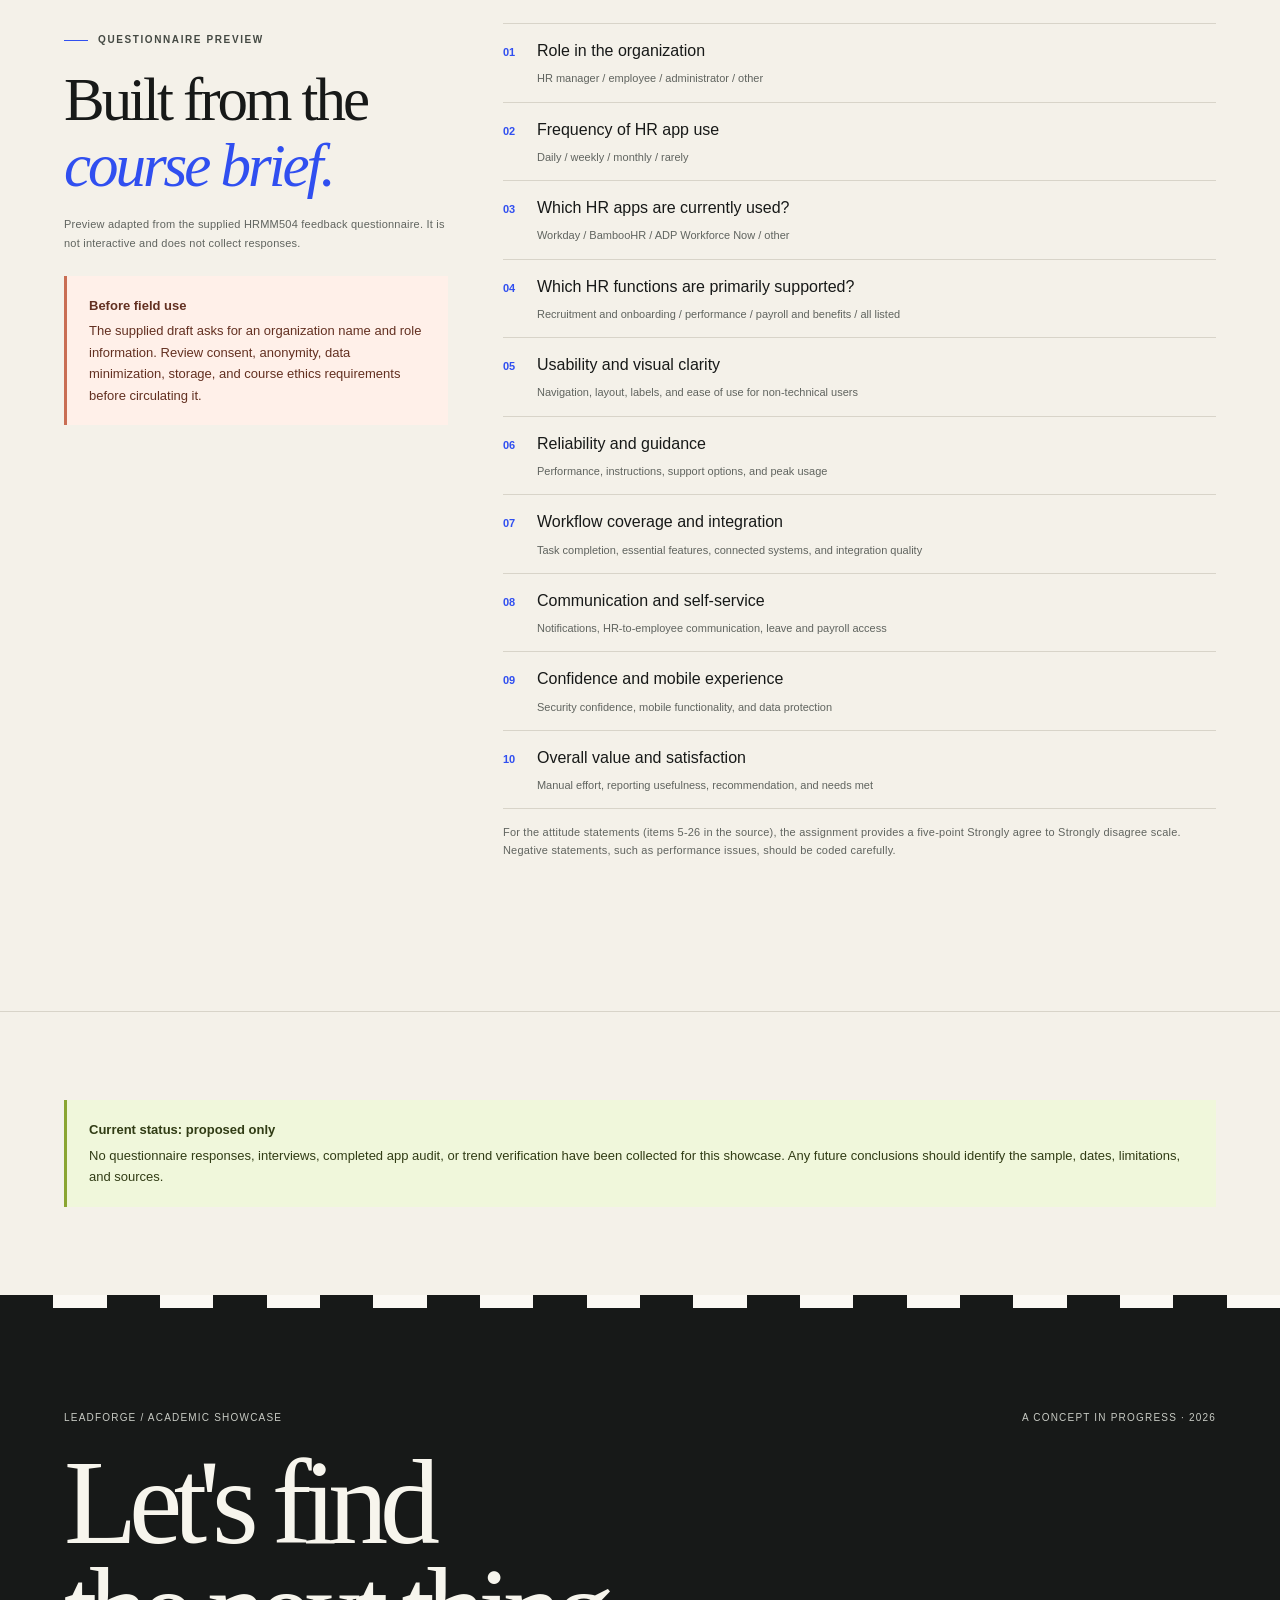
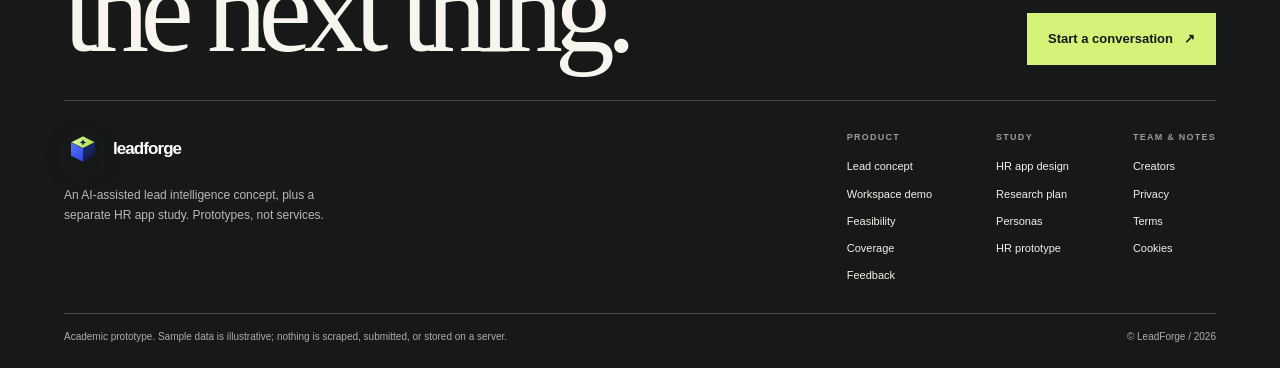
<file: research.html>
<!doctype html>
<html lang="en">
<head>
  <meta charset="utf-8"><meta name="viewport" content="width=device-width, initial-scale=1"><meta name="theme-color" content="#f4f1e9">
  <meta name="description" content="Proposed HR app research method, comparison framework, and questionnaire preview.">
  <link rel="icon" href="assets/favicon.svg" type="image/svg+xml">
  <title>Research approach | LeadForge</title><link rel="stylesheet" href="assets/styles.css"><script src="assets/site.js" defer></script>
</head>
<body>
  <a class="skip-link" href="#main">Skip to content</a>
  <header class="site-header"><div class="header-row">
    <a class="brand" href="index.html" aria-label="LeadForge home"><span class="brand-mark" aria-hidden="true"><svg viewBox="0 0 48 48" fill="none" focusable="false"><defs><linearGradient id="lfT" x1="6" y1="4" x2="42" y2="24" gradientUnits="userSpaceOnUse"><stop stop-color="#eaffb4"/><stop offset="1" stop-color="#a6d937"/></linearGradient><linearGradient id="lfL" x1="6" y1="12" x2="24" y2="44" gradientUnits="userSpaceOnUse"><stop stop-color="#5d7bff"/><stop offset="1" stop-color="#2a43d6"/></linearGradient><linearGradient id="lfR" x1="24" y1="20" x2="42" y2="44" gradientUnits="userSpaceOnUse"><stop stop-color="#1e2d74"/><stop offset="1" stop-color="#0b1230"/></linearGradient></defs><path d="M24 6 41 14.5 24 23 7 14.5 24 6Z" fill="url(#lfT)"/><path d="M7 14.5 24 23v19L7 33.5v-19Z" fill="url(#lfL)"/><path d="M41 14.5 24 23v19l17-9.5v-19Z" fill="url(#lfR)"/><path d="M24 6 41 14.5 24 23 7 14.5 24 6Z" stroke="#171918" stroke-opacity=".45" stroke-width="1" stroke-linejoin="round"/><path d="M24 10.4l1.6 3.1 3.3 1.2-3.3 1.2-1.6 3.1-1.6-3.1-3.3-1.2 3.3-1.2 1.6-3.1Z" fill="#17204f"/></svg></span><span><span class="brand-name">leadforge</span><span class="brand-caption">Prospect intelligence</span></span></a>
    <button class="menu-toggle" type="button" aria-expanded="false" aria-controls="site-navigation" aria-label="Open navigation menu"><span aria-hidden="true">+ </span>Menu</button>
    <nav class="primary-nav" id="site-navigation" aria-label="Main navigation"><a href="index.html">Overview</a><a href="platform.html">Lead concept</a><a href="workspace.html">Workspace</a><a href="people.html">HR app</a><a href="hr-app.html">HR prototype</a><a href="research.html" aria-current="page">Research</a><a href="personas.html">Personas</a><a href="feasibility.html">Feasibility</a><a href="solution.html">Coverage</a><a href="team.html">Team</a></nav>
    <a class="nav-cta header-cta" href="contact.html">Share a thought <span aria-hidden="true">↗</span></a>
  </div></header>
  <main id="main">
    <section class="page-hero"><div class="shell">
      <p class="eyebrow">HR assignment / Research &amp; analysis</p>
      <h1>Good research starts<br>with <span class="display-italic">honest questions.</span></h1>
      <p class="lede">A proposed study for the HR professional app assignment: review current products, hear from HR app users, and test assumptions before locking the feature set.</p>
      <div class="page-meta"><span><i class="meta-square" aria-hidden="true"></i> Methodology proposal</span><span>Questionnaire preview only</span><span>No responses collected</span></div>
    </div></section>
    <section class="section section-rule"><div class="shell">
      <div class="section-head"><div><p class="eyebrow">Study sequence</p><h2>Separate what is known<br>from <span class="display-italic">what needs testing.</span></h2></div><p>Current product claims and HR workflow assumptions should be checked against dated sources and participant input before becoming requirements.</p></div>
      <ol class="numbered-list reveal">
        <li><b>01</b><div><strong>Desk research</strong><span>Review recent HR technology writing and vendor documentation. Record publication date, source, and whether each point is a trend claim or a verified product feature.</span></div></li>
        <li><b>02</b><div><strong>Neutral product comparison</strong><span>Apply the same workflow questions to Workday, BambooHR, and ADP Workforce Now. Compare by use case and evidence, not a universal winner.</span></div></li>
        <li><b>03</b><div><strong>Questionnaire and interviews</strong><span>Recruit relevant HR professionals and employees, pilot question wording, explain participation, and gather only data needed for the assignment.</span></div></li>
        <li><b>04</b><div><strong>Synthesize and revise</strong><span>Separate observations from interpretation. Compare role-specific needs, note sample limitations, and revisit feature priorities.</span></div></li>
      </ol>
    </div></section>
    <section class="section section-rule"><div class="shell">
      <div class="two-col">
        <div><p class="eyebrow">Trends to verify</p><h2>Working hypotheses,<br>not <span class="display-italic">finished findings.</span></h2></div>
        <div class="copy-stack"><p>These themes are useful prompts for desk research, not claims that this assignment has confirmed:</p>
          <ul><li>More employee tasks are moving to mobile and self-service experiences.</li><li>HR platforms increasingly connect workflow data across payroll, talent, and workforce operations.</li><li>Automation and AI are being explored for routine HR tasks, with oversight and data quality still central concerns.</li><li>People analytics can inform planning, but access, context, and small-group privacy affect responsible use.</li><li>Hybrid work raises the importance of clear, timely, accessible communication.</li></ul>
          <p>For each theme, capture a dated source, setting, limitations, and whether it applies to the selected organization and participant group.</p>
        </div>
      </div>
    </div></section>
    <section class="section section-rule"><div class="shell">
      <div class="section-head"><div><p class="eyebrow">Comparison framework</p><h2>Compare the work,<br>not a <span class="display-italic">leaderboard.</span></h2></div><p>These are established products in the HR software market. The framing below is a starting lens only; validate current capabilities using official product materials and hands-on evaluation.</p></div>
      <div class="compare-grid reveal">
        <article class="compare-card"><p class="smallcaps">Product to examine</p><h3>Workday</h3><p>Explore how its HR workflows, employee experience, configuration, reporting, and connected enterprise systems fit the intended organizational context.</p><p class="micro">Questions: Which tasks are straightforward for employees? What setup and role administration are needed?</p></article>
        <article class="compare-card"><p class="smallcaps">Product to examine</p><h3>BambooHR</h3><p>Examine how common people-management and employee-facing workflows are presented, and which organization sizes or operating needs they support.</p><p class="micro">Questions: What is included in the chosen plan? How do data access and integrations work?</p></article>
        <article class="compare-card"><p class="smallcaps">Product to examine</p><h3>ADP Workforce Now</h3><p>Study how HR administration, payroll-related processes, employee access, and reporting connect for the organization's requirements.</p><p class="micro">Questions: Which workflows depend on configuration, region, or additional services?</p></article>
      </div>
      <p class="micro" style="margin-top:14px">No comparative testing or ranking has been conducted for this prototype. Product packaging, features, and availability may change; cite dated sources in the completed assignment.</p>
    </div></section>
    <section class="section section-rule"><div class="shell questionnaire">
      <div><p class="eyebrow">Questionnaire preview</p><h2>Built from the<br><span class="display-italic">course brief.</span></h2>
        <p class="micro">Preview adapted from the supplied HRMM504 feedback questionnaire. It is not interactive and does not collect responses.</p>
        <div class="notice coral" style="margin-top:24px"><strong>Before field use</strong>The supplied draft asks for an organization name and role information. Review consent, anonymity, data minimization, storage, and course ethics requirements before circulating it.</div>
      </div>
      <div>
        <ol class="question-list">
          <li>Role in the organization <span class="question-options">HR manager / employee / administrator / other</span></li>
          <li>Frequency of HR app use <span class="question-options">Daily / weekly / monthly / rarely</span></li>
          <li>Which HR apps are currently used? <span class="question-options">Workday / BambooHR / ADP Workforce Now / other</span></li>
          <li>Which HR functions are primarily supported? <span class="question-options">Recruitment and onboarding / performance / payroll and benefits / all listed</span></li>
          <li>Usability and visual clarity <span class="question-options">Navigation, layout, labels, and ease of use for non-technical users</span></li>
          <li>Reliability and guidance <span class="question-options">Performance, instructions, support options, and peak usage</span></li>
          <li>Workflow coverage and integration <span class="question-options">Task completion, essential features, connected systems, and integration quality</span></li>
          <li>Communication and self-service <span class="question-options">Notifications, HR-to-employee communication, leave and payroll access</span></li>
          <li>Confidence and mobile experience <span class="question-options">Security confidence, mobile functionality, and data protection</span></li>
          <li>Overall value and satisfaction <span class="question-options">Manual effort, reporting usefulness, recommendation, and needs met</span></li>
        </ol>
        <p class="micro" style="margin-top:14px">For the attitude statements (items 5-26 in the source), the assignment provides a five-point Strongly agree to Strongly disagree scale. Negative statements, such as performance issues, should be coded carefully.</p>
      </div>
    </div></section>
    <section class="section-tight section-rule"><div class="shell"><div class="notice lime"><strong>Current status: proposed only</strong>No questionnaire responses, interviews, completed app audit, or trend verification have been collected for this showcase. Any future conclusions should identify the sample, dates, limitations, and sources.</div></div></section>
  </main>
  <div class="checker-band" aria-hidden="true"><span></span><span></span><span></span><span></span><span></span><span></span><span></span><span></span><span></span><span></span><span></span><span></span><span></span><span></span><span></span><span></span><span></span><span></span><span></span><span></span><span></span><span></span><span></span><span></span></div>
  <footer class="site-footer"><div class="footer-inner">
    <div class="footer-topline"><span>LeadForge / Academic showcase</span><span>A concept in progress · 2026</span></div>
    <div class="footer-headline"><h2>Let's find<br>the next thing.</h2><a class="button" href="contact.html">Start a conversation <span aria-hidden="true">↗</span></a></div>
    <div class="footer-links"><div class="footer-lockup"><a class="brand" href="index.html"><span class="brand-mark" aria-hidden="true"><svg viewBox="0 0 48 48" fill="none" focusable="false"><defs><linearGradient id="lfT" x1="6" y1="4" x2="42" y2="24" gradientUnits="userSpaceOnUse"><stop stop-color="#eaffb4"/><stop offset="1" stop-color="#a6d937"/></linearGradient><linearGradient id="lfL" x1="6" y1="12" x2="24" y2="44" gradientUnits="userSpaceOnUse"><stop stop-color="#5d7bff"/><stop offset="1" stop-color="#2a43d6"/></linearGradient><linearGradient id="lfR" x1="24" y1="20" x2="42" y2="44" gradientUnits="userSpaceOnUse"><stop stop-color="#1e2d74"/><stop offset="1" stop-color="#0b1230"/></linearGradient></defs><path d="M24 6 41 14.5 24 23 7 14.5 24 6Z" fill="url(#lfT)"/><path d="M7 14.5 24 23v19L7 33.5v-19Z" fill="url(#lfL)"/><path d="M41 14.5 24 23v19l17-9.5v-19Z" fill="url(#lfR)"/><path d="M24 6 41 14.5 24 23 7 14.5 24 6Z" stroke="#171918" stroke-opacity=".45" stroke-width="1" stroke-linejoin="round"/><path d="M24 10.4l1.6 3.1 3.3 1.2-3.3 1.2-1.6 3.1-1.6-3.1-3.3-1.2 3.3-1.2 1.6-3.1Z" fill="#17204f"/></svg></span><span class="brand-name">leadforge</span></a><p>An AI-assisted lead intelligence concept, plus a separate HR app study. Prototypes, not services.</p></div><div class="footer-column"><strong>Product</strong><a href="platform.html">Lead concept</a><a href="workspace.html">Workspace demo</a><a href="feasibility.html">Feasibility</a><a href="solution.html">Coverage</a><a href="contact.html">Feedback</a></div><div class="footer-column"><strong>Study</strong><a href="people.html">HR app design</a><a href="research.html">Research plan</a><a href="personas.html">Personas</a><a href="hr-app.html">HR prototype</a></div><div class="footer-column"><strong>Team &amp; notes</strong><a href="team.html">Creators</a><a href="privacy.html">Privacy</a><a href="terms.html">Terms</a><a href="cookies.html">Cookies</a></div></div>
    <div class="footer-bottom"><span>Academic prototype. Sample data is illustrative; nothing is scraped, submitted, or stored on a server.</span><span>© LeadForge / 2026</span></div>
  </div></footer>
</body>
</html>
</file>
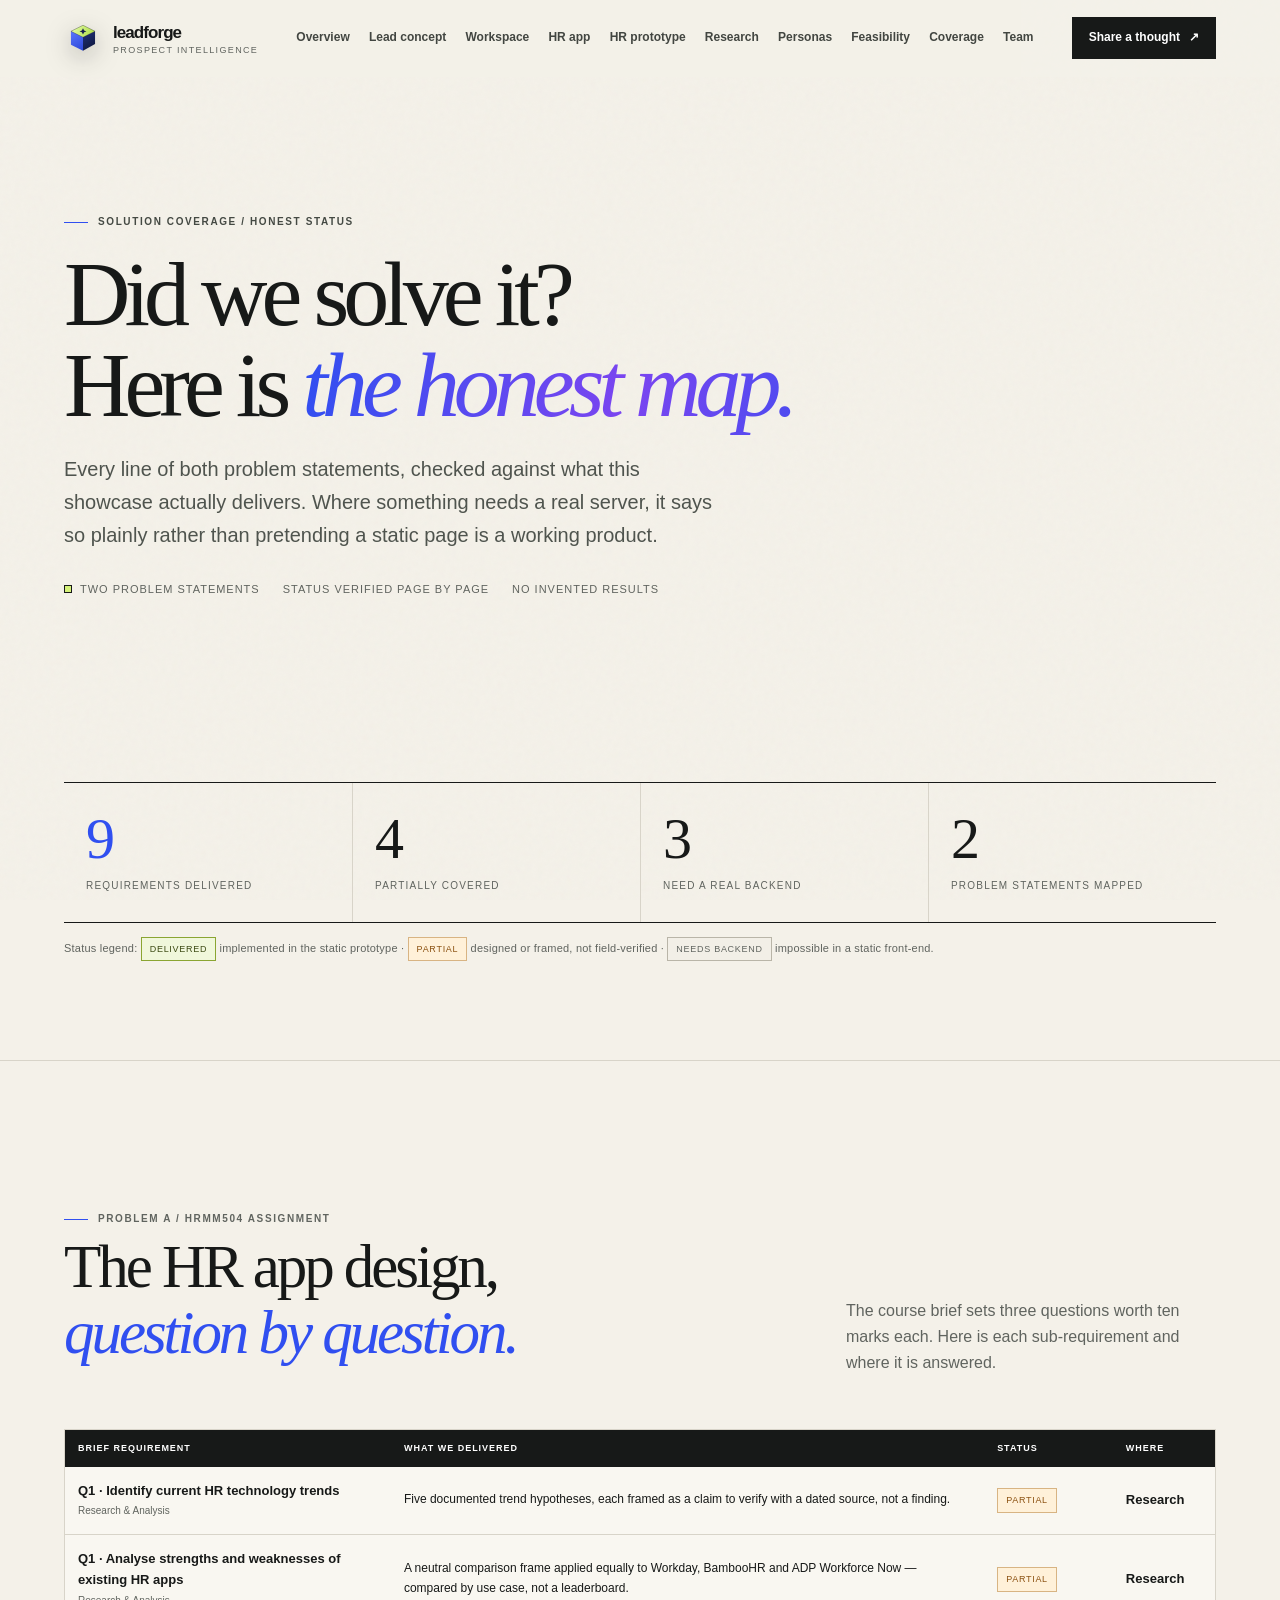
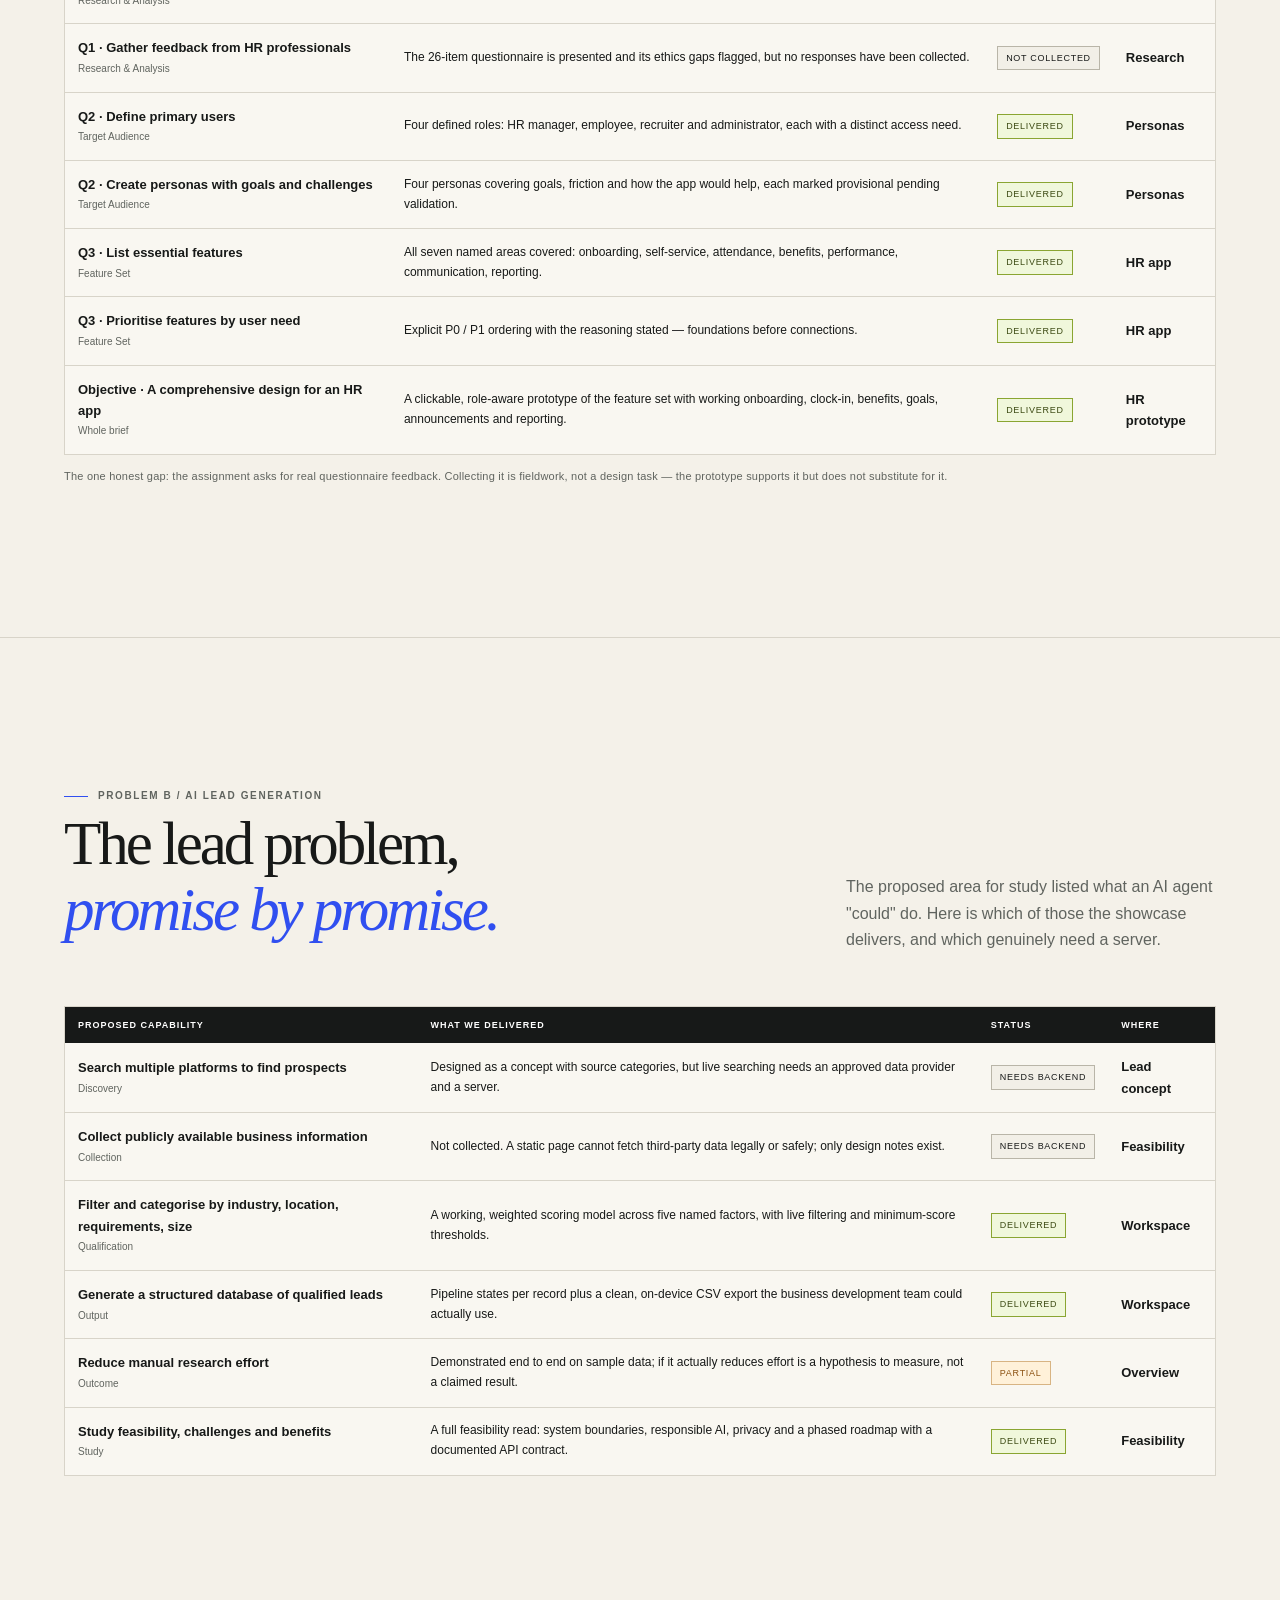
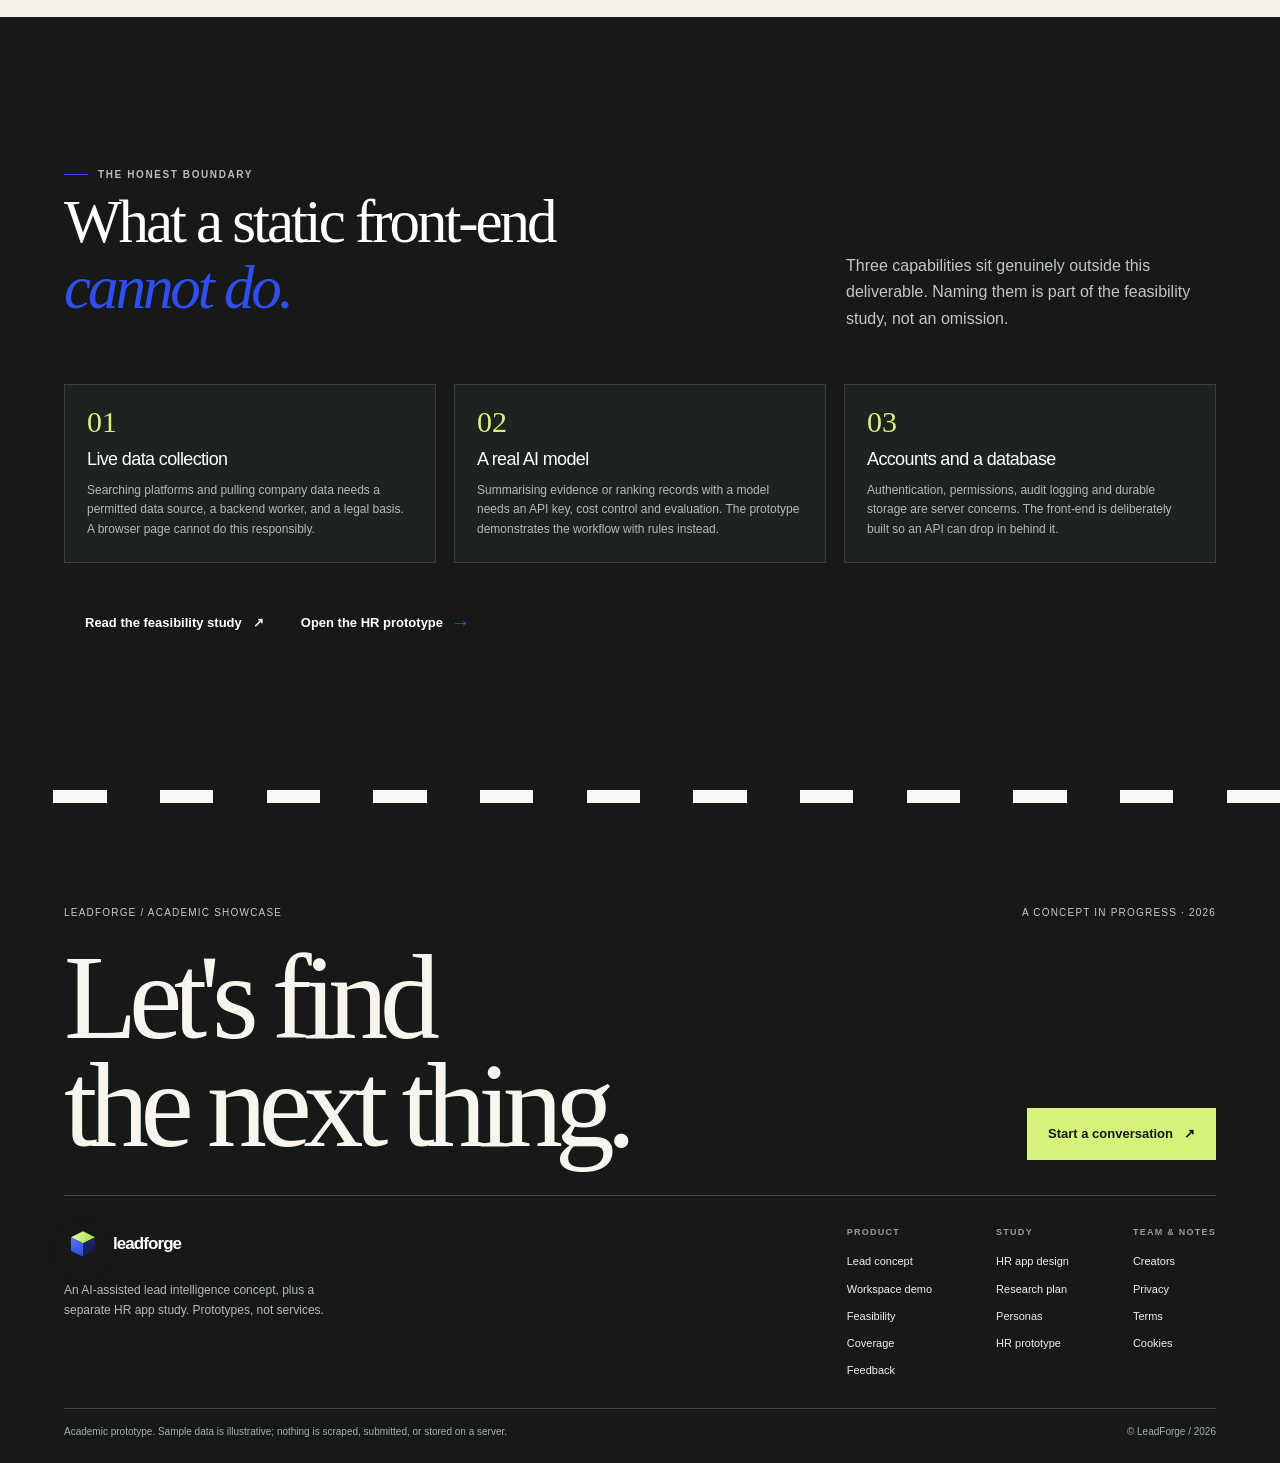
<file: solution.html>
<!doctype html>
<html lang="en">
<head>
  <meta charset="utf-8"><meta name="viewport" content="width=device-width, initial-scale=1"><meta name="theme-color" content="#f4f1e9">
  <meta name="description" content="An honest, line-by-line map of what the LeadForge showcase has solved for both problem statements — and what still needs a real backend.">
  <link rel="icon" href="assets/favicon.svg" type="image/svg+xml">
  <title>Solution coverage | LeadForge</title>
  <link rel="stylesheet" href="assets/styles.css">
  <script src="assets/site.js" defer></script>
</head>
<body>
  <a class="skip-link" href="#main">Skip to content</a>
  <header class="site-header"><div class="header-row">
    <a class="brand" href="index.html" aria-label="LeadForge home"><span class="brand-mark" aria-hidden="true"><svg viewBox="0 0 48 48" fill="none" focusable="false"><defs><linearGradient id="lfT" x1="6" y1="4" x2="42" y2="24" gradientUnits="userSpaceOnUse"><stop stop-color="#eaffb4"/><stop offset="1" stop-color="#a6d937"/></linearGradient><linearGradient id="lfL" x1="6" y1="12" x2="24" y2="44" gradientUnits="userSpaceOnUse"><stop stop-color="#5d7bff"/><stop offset="1" stop-color="#2a43d6"/></linearGradient><linearGradient id="lfR" x1="24" y1="20" x2="42" y2="44" gradientUnits="userSpaceOnUse"><stop stop-color="#1e2d74"/><stop offset="1" stop-color="#0b1230"/></linearGradient></defs><path d="M24 6 41 14.5 24 23 7 14.5 24 6Z" fill="url(#lfT)"/><path d="M7 14.5 24 23v19L7 33.5v-19Z" fill="url(#lfL)"/><path d="M41 14.5 24 23v19l17-9.5v-19Z" fill="url(#lfR)"/><path d="M24 6 41 14.5 24 23 7 14.5 24 6Z" stroke="#171918" stroke-opacity=".45" stroke-width="1" stroke-linejoin="round"/><path d="M24 10.4l1.6 3.1 3.3 1.2-3.3 1.2-1.6 3.1-1.6-3.1-3.3-1.2 3.3-1.2 1.6-3.1Z" fill="#17204f"/></svg></span><span><span class="brand-name">leadforge</span><span class="brand-caption">Prospect intelligence</span></span></a>
    <button class="menu-toggle" type="button" aria-expanded="false" aria-controls="site-navigation" aria-label="Open navigation menu"><span aria-hidden="true">+ </span>Menu</button>
    <nav class="primary-nav" id="site-navigation" aria-label="Main navigation"><a href="index.html">Overview</a><a href="platform.html">Lead concept</a><a href="workspace.html">Workspace</a><a href="people.html">HR app</a><a href="hr-app.html">HR prototype</a><a href="research.html">Research</a><a href="personas.html">Personas</a><a href="feasibility.html">Feasibility</a><a href="solution.html">Coverage</a><a href="team.html">Team</a></nav>
    <a class="nav-cta header-cta" href="contact.html">Share a thought <span aria-hidden="true">↗</span></a>
  </div></header>

  <main id="main">
    <section class="page-hero"><div class="shell">
      <p class="eyebrow">Solution coverage / Honest status</p>
      <h1>Did we solve it?<br>Here is <span class="display-italic shimmer">the honest map.</span></h1>
      <p class="lede">Every line of both problem statements, checked against what this showcase actually delivers. Where something needs a real server, it says so plainly rather than pretending a static page is a working product.</p>
      <div class="page-meta"><span><i class="meta-square" aria-hidden="true"></i> Two problem statements</span><span>Status verified page by page</span><span>No invented results</span></div>
    </div></section>

    <section class="section-tight"><div class="shell">
      <div class="stat-band reveal">
        <div class="stat"><b><em data-count="9">0</em></b><span>Requirements delivered</span></div>
        <div class="stat"><b data-count="4">0</b><span>Partially covered</span></div>
        <div class="stat"><b data-count="3">0</b><span>Need a real backend</span></div>
        <div class="stat"><b data-count="2">0</b><span>Problem statements mapped</span></div>
      </div>
      <p class="micro" style="margin-top:14px">Status legend: <span class="chip state-shortlist">Delivered</span> implemented in the static prototype · <span class="chip state-review">Partial</span> designed or framed, not field-verified · <span class="chip state-new">Needs backend</span> impossible in a static front-end.</p>
    </div></section>

    <section class="section section-rule"><div class="shell">
      <div class="section-head reveal">
        <div><p class="eyebrow">Problem A / HRMM504 assignment</p><h2>The HR app design,<br><span class="display-italic">question by question.</span></h2></div>
        <p>The course brief sets three questions worth ten marks each. Here is each sub-requirement and where it is answered.</p>
      </div>
      <div class="ws-table-wrap reveal">
        <table class="ws-table">
          <thead><tr><th scope="col">Brief requirement</th><th scope="col">What we delivered</th><th scope="col">Status</th><th scope="col">Where</th></tr></thead>
          <tbody>
            <tr><td class="ws-org"><strong>Q1 · Identify current HR technology trends</strong><span>Research &amp; Analysis</span></td><td>Five documented trend hypotheses, each framed as a claim to verify with a dated source, not a finding.</td><td><span class="chip state-review">Partial</span></td><td><a class="text-link" href="research.html">Research</a></td></tr>
            <tr><td class="ws-org"><strong>Q1 · Analyse strengths and weaknesses of existing HR apps</strong><span>Research &amp; Analysis</span></td><td>A neutral comparison frame applied equally to Workday, BambooHR and ADP Workforce Now — compared by use case, not a leaderboard.</td><td><span class="chip state-review">Partial</span></td><td><a class="text-link" href="research.html">Research</a></td></tr>
            <tr><td class="ws-org"><strong>Q1 · Gather feedback from HR professionals</strong><span>Research &amp; Analysis</span></td><td>The 26-item questionnaire is presented and its ethics gaps flagged, but no responses have been collected.</td><td><span class="chip state-new">Not collected</span></td><td><a class="text-link" href="research.html">Research</a></td></tr>
            <tr><td class="ws-org"><strong>Q2 · Define primary users</strong><span>Target Audience</span></td><td>Four defined roles: HR manager, employee, recruiter and administrator, each with a distinct access need.</td><td><span class="chip state-shortlist">Delivered</span></td><td><a class="text-link" href="personas.html">Personas</a></td></tr>
            <tr><td class="ws-org"><strong>Q2 · Create personas with goals and challenges</strong><span>Target Audience</span></td><td>Four personas covering goals, friction and how the app would help, each marked provisional pending validation.</td><td><span class="chip state-shortlist">Delivered</span></td><td><a class="text-link" href="personas.html">Personas</a></td></tr>
            <tr><td class="ws-org"><strong>Q3 · List essential features</strong><span>Feature Set</span></td><td>All seven named areas covered: onboarding, self-service, attendance, benefits, performance, communication, reporting.</td><td><span class="chip state-shortlist">Delivered</span></td><td><a class="text-link" href="people.html">HR app</a></td></tr>
            <tr><td class="ws-org"><strong>Q3 · Prioritise features by user need</strong><span>Feature Set</span></td><td>Explicit P0 / P1 ordering with the reasoning stated — foundations before connections.</td><td><span class="chip state-shortlist">Delivered</span></td><td><a class="text-link" href="people.html">HR app</a></td></tr>
            <tr><td class="ws-org"><strong>Objective · A comprehensive design for an HR app</strong><span>Whole brief</span></td><td>A clickable, role-aware prototype of the feature set with working onboarding, clock-in, benefits, goals, announcements and reporting.</td><td><span class="chip state-shortlist">Delivered</span></td><td><a class="text-link" href="hr-app.html">HR prototype</a></td></tr>
          </tbody>
        </table>
      </div>
      <p class="micro" style="margin-top:12px">The one honest gap: the assignment asks for real questionnaire feedback. Collecting it is fieldwork, not a design task — the prototype supports it but does not substitute for it.</p>
    </div></section>

    <section class="section section-rule"><div class="shell">
      <div class="section-head reveal">
        <div><p class="eyebrow">Problem B / AI lead generation</p><h2>The lead problem,<br><span class="display-italic">promise by promise.</span></h2></div>
        <p>The proposed area for study listed what an AI agent "could" do. Here is which of those the showcase delivers, and which genuinely need a server.</p>
      </div>
      <div class="ws-table-wrap reveal">
        <table class="ws-table">
          <thead><tr><th scope="col">Proposed capability</th><th scope="col">What we delivered</th><th scope="col">Status</th><th scope="col">Where</th></tr></thead>
          <tbody>
            <tr><td class="ws-org"><strong>Search multiple platforms to find prospects</strong><span>Discovery</span></td><td>Designed as a concept with source categories, but live searching needs an approved data provider and a server.</td><td><span class="chip state-new">Needs backend</span></td><td><a class="text-link" href="platform.html">Lead concept</a></td></tr>
            <tr><td class="ws-org"><strong>Collect publicly available business information</strong><span>Collection</span></td><td>Not collected. A static page cannot fetch third-party data legally or safely; only design notes exist.</td><td><span class="chip state-new">Needs backend</span></td><td><a class="text-link" href="feasibility.html">Feasibility</a></td></tr>
            <tr><td class="ws-org"><strong>Filter and categorise by industry, location, requirements, size</strong><span>Qualification</span></td><td>A working, weighted scoring model across five named factors, with live filtering and minimum-score thresholds.</td><td><span class="chip state-shortlist">Delivered</span></td><td><a class="text-link" href="workspace.html">Workspace</a></td></tr>
            <tr><td class="ws-org"><strong>Generate a structured database of qualified leads</strong><span>Output</span></td><td>Pipeline states per record plus a clean, on-device CSV export the business development team could actually use.</td><td><span class="chip state-shortlist">Delivered</span></td><td><a class="text-link" href="workspace.html">Workspace</a></td></tr>
            <tr><td class="ws-org"><strong>Reduce manual research effort</strong><span>Outcome</span></td><td>Demonstrated end to end on sample data; if it actually reduces effort is a hypothesis to measure, not a claimed result.</td><td><span class="chip state-review">Partial</span></td><td><a class="text-link" href="index.html">Overview</a></td></tr>
            <tr><td class="ws-org"><strong>Study feasibility, challenges and benefits</strong><span>Study</span></td><td>A full feasibility read: system boundaries, responsible AI, privacy and a phased roadmap with a documented API contract.</td><td><span class="chip state-shortlist">Delivered</span></td><td><a class="text-link" href="feasibility.html">Feasibility</a></td></tr>
          </tbody>
        </table>
      </div>
    </div></section>

    <section class="section section-ink"><div class="shell">
      <div class="section-head reveal">
        <div><p class="eyebrow">The honest boundary</p><h2>What a static front-end<br><span class="display-italic">cannot do.</span></h2></div>
        <p>Three capabilities sit genuinely outside this deliverable. Naming them is part of the feasibility study, not an omission.</p>
      </div>
      <div class="panel-grid stagger">
        <article class="panel reveal"><span class="panel-num">01</span><h3>Live data collection</h3><p>Searching platforms and pulling company data needs a permitted data source, a backend worker, and a legal basis. A browser page cannot do this responsibly.</p></article>
        <article class="panel reveal"><span class="panel-num">02</span><h3>A real AI model</h3><p>Summarising evidence or ranking records with a model needs an API key, cost control and evaluation. The prototype demonstrates the workflow with rules instead.</p></article>
        <article class="panel reveal"><span class="panel-num">03</span><h3>Accounts and a database</h3><p>Authentication, permissions, audit logging and durable storage are server concerns. The front-end is deliberately built so an API can drop in behind it.</p></article>
      </div>
      <div class="reveal" style="margin-top:34px;display:flex;flex-wrap:wrap;gap:16px">
        <a class="button" href="feasibility.html">Read the feasibility study <span aria-hidden="true">↗</span></a>
        <a class="text-link" href="hr-app.html" style="color:#fff">Open the HR prototype <span class="link-arrow" aria-hidden="true">→</span></a>
      </div>
    </div></section>
  </main>

  <div class="checker-band" aria-hidden="true"><span></span><span></span><span></span><span></span><span></span><span></span><span></span><span></span><span></span><span></span><span></span><span></span><span></span><span></span><span></span><span></span><span></span><span></span><span></span><span></span><span></span><span></span><span></span><span></span></div>
  <footer class="site-footer"><div class="footer-inner">
    <div class="footer-topline"><span>LeadForge / Academic showcase</span><span>A concept in progress · 2026</span></div>
    <div class="footer-headline"><h2>Let's find<br>the next thing.</h2><a class="button" href="contact.html">Start a conversation <span aria-hidden="true">↗</span></a></div>
    <div class="footer-links"><div class="footer-lockup"><a class="brand" href="index.html"><span class="brand-mark" aria-hidden="true"><svg viewBox="0 0 48 48" fill="none" focusable="false"><defs><linearGradient id="lfT2" x1="6" y1="4" x2="42" y2="24" gradientUnits="userSpaceOnUse"><stop stop-color="#eaffb4"/><stop offset="1" stop-color="#a6d937"/></linearGradient><linearGradient id="lfL2" x1="6" y1="12" x2="24" y2="44" gradientUnits="userSpaceOnUse"><stop stop-color="#5d7bff"/><stop offset="1" stop-color="#2a43d6"/></linearGradient><linearGradient id="lfR2" x1="24" y1="20" x2="42" y2="44" gradientUnits="userSpaceOnUse"><stop stop-color="#1e2d74"/><stop offset="1" stop-color="#0b1230"/></linearGradient></defs><path d="M24 6 41 14.5 24 23 7 14.5 24 6Z" fill="url(#lfT2)"/><path d="M7 14.5 24 23v19L7 33.5v-19Z" fill="url(#lfL2)"/><path d="M41 14.5 24 23v19l17-9.5v-19Z" fill="url(#lfR2)"/></svg></span><span class="brand-name">leadforge</span></a><p>An AI-assisted lead intelligence concept, plus a separate HR app study. Prototypes, not services.</p></div><div class="footer-column"><strong>Product</strong><a href="platform.html">Lead concept</a><a href="workspace.html">Workspace demo</a><a href="feasibility.html">Feasibility</a><a href="solution.html">Coverage</a><a href="contact.html">Feedback</a></div><div class="footer-column"><strong>Study</strong><a href="people.html">HR app design</a><a href="research.html">Research plan</a><a href="personas.html">Personas</a><a href="hr-app.html">HR prototype</a></div><div class="footer-column"><strong>Team &amp; notes</strong><a href="team.html">Creators</a><a href="privacy.html">Privacy</a><a href="terms.html">Terms</a><a href="cookies.html">Cookies</a></div></div>
    <div class="footer-bottom"><span>Academic prototype. Sample data is illustrative; nothing is scraped, submitted, or stored on a server.</span><span>© LeadForge / 2026</span></div>
  </div></footer>
</body>
</html>
</file>
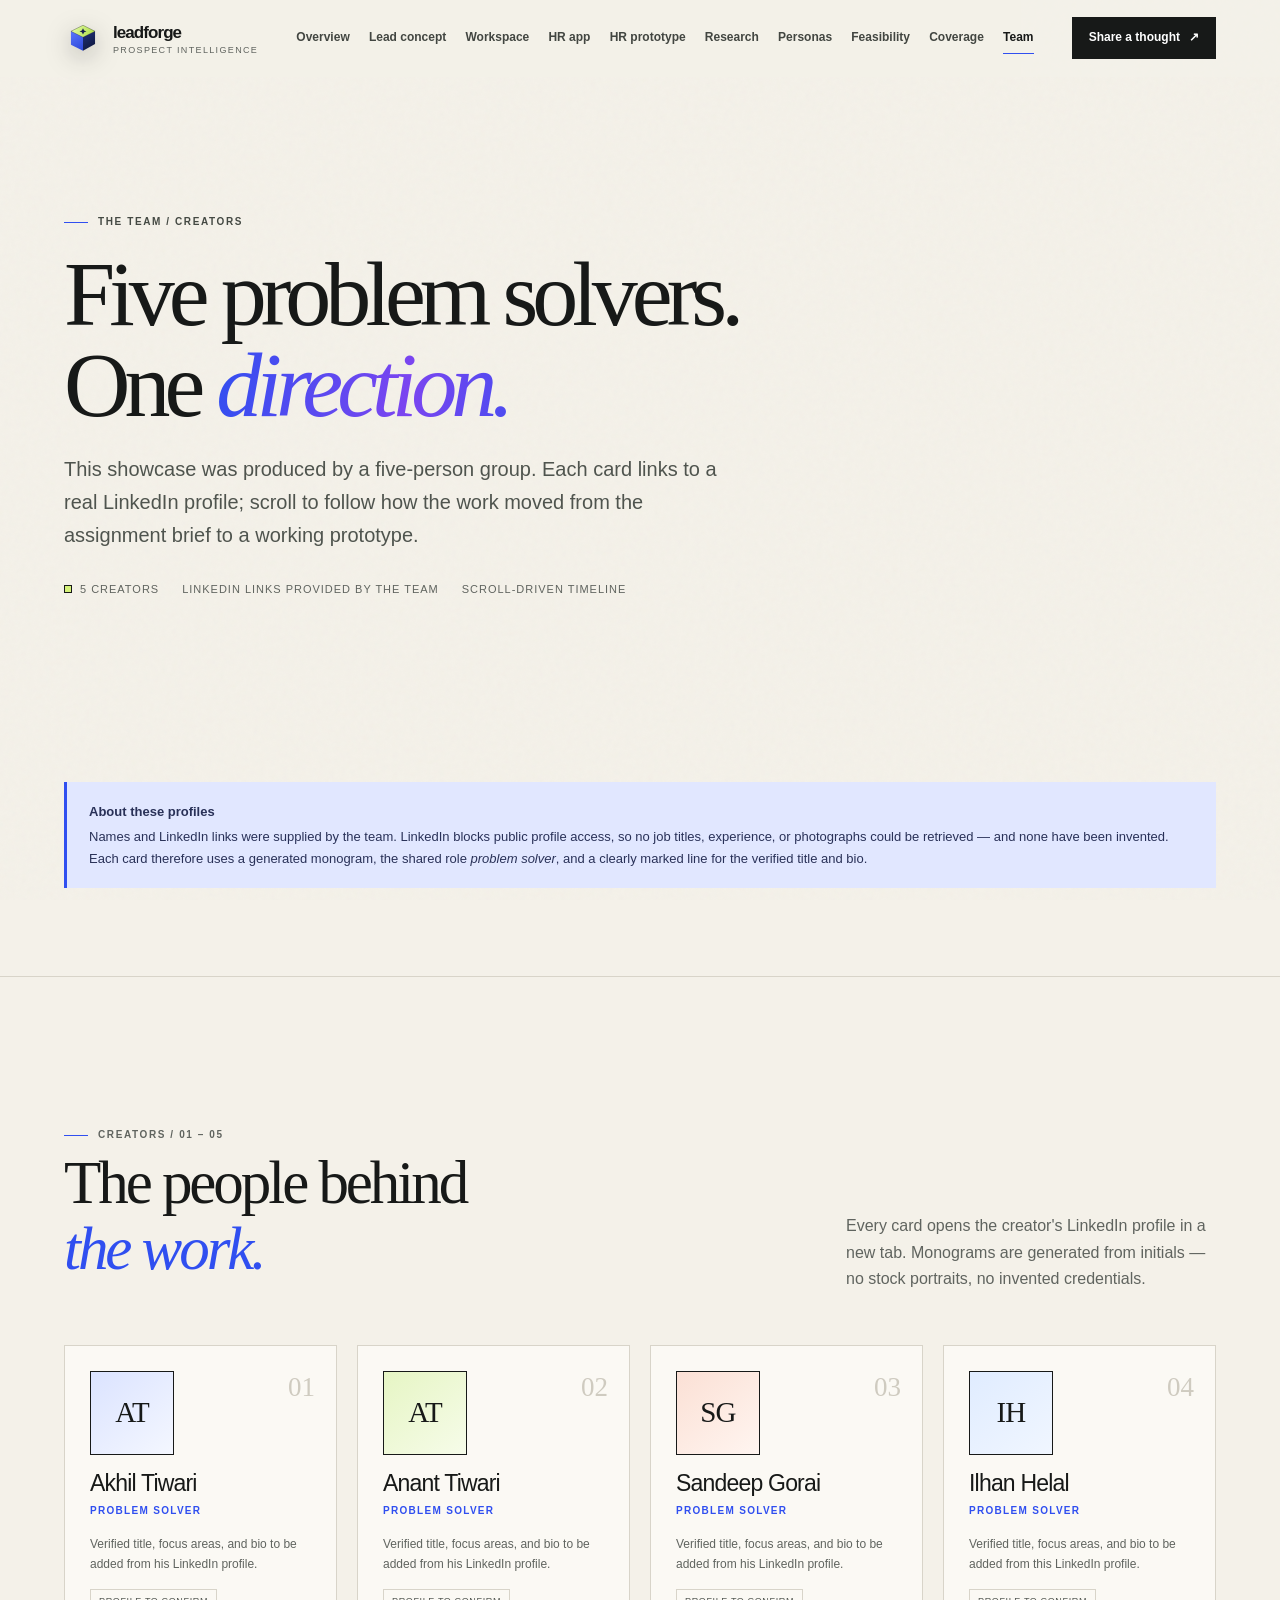
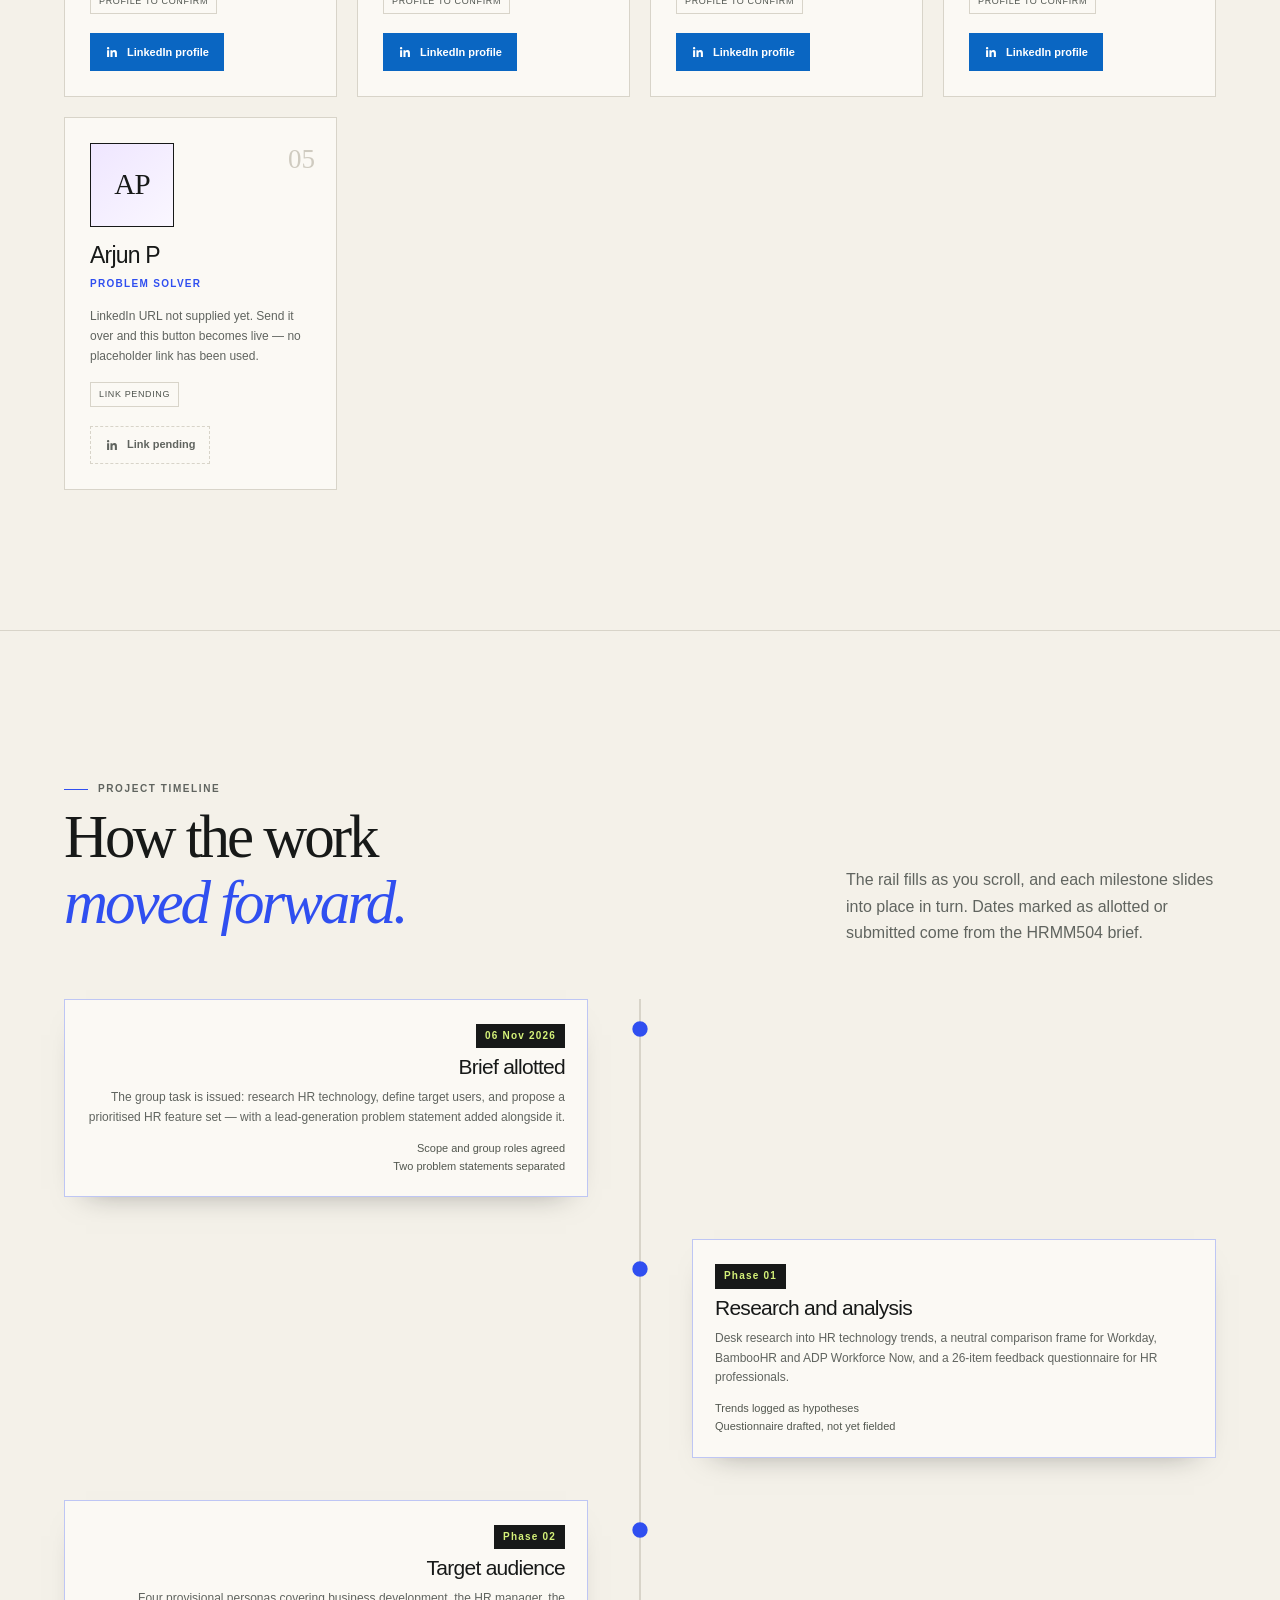
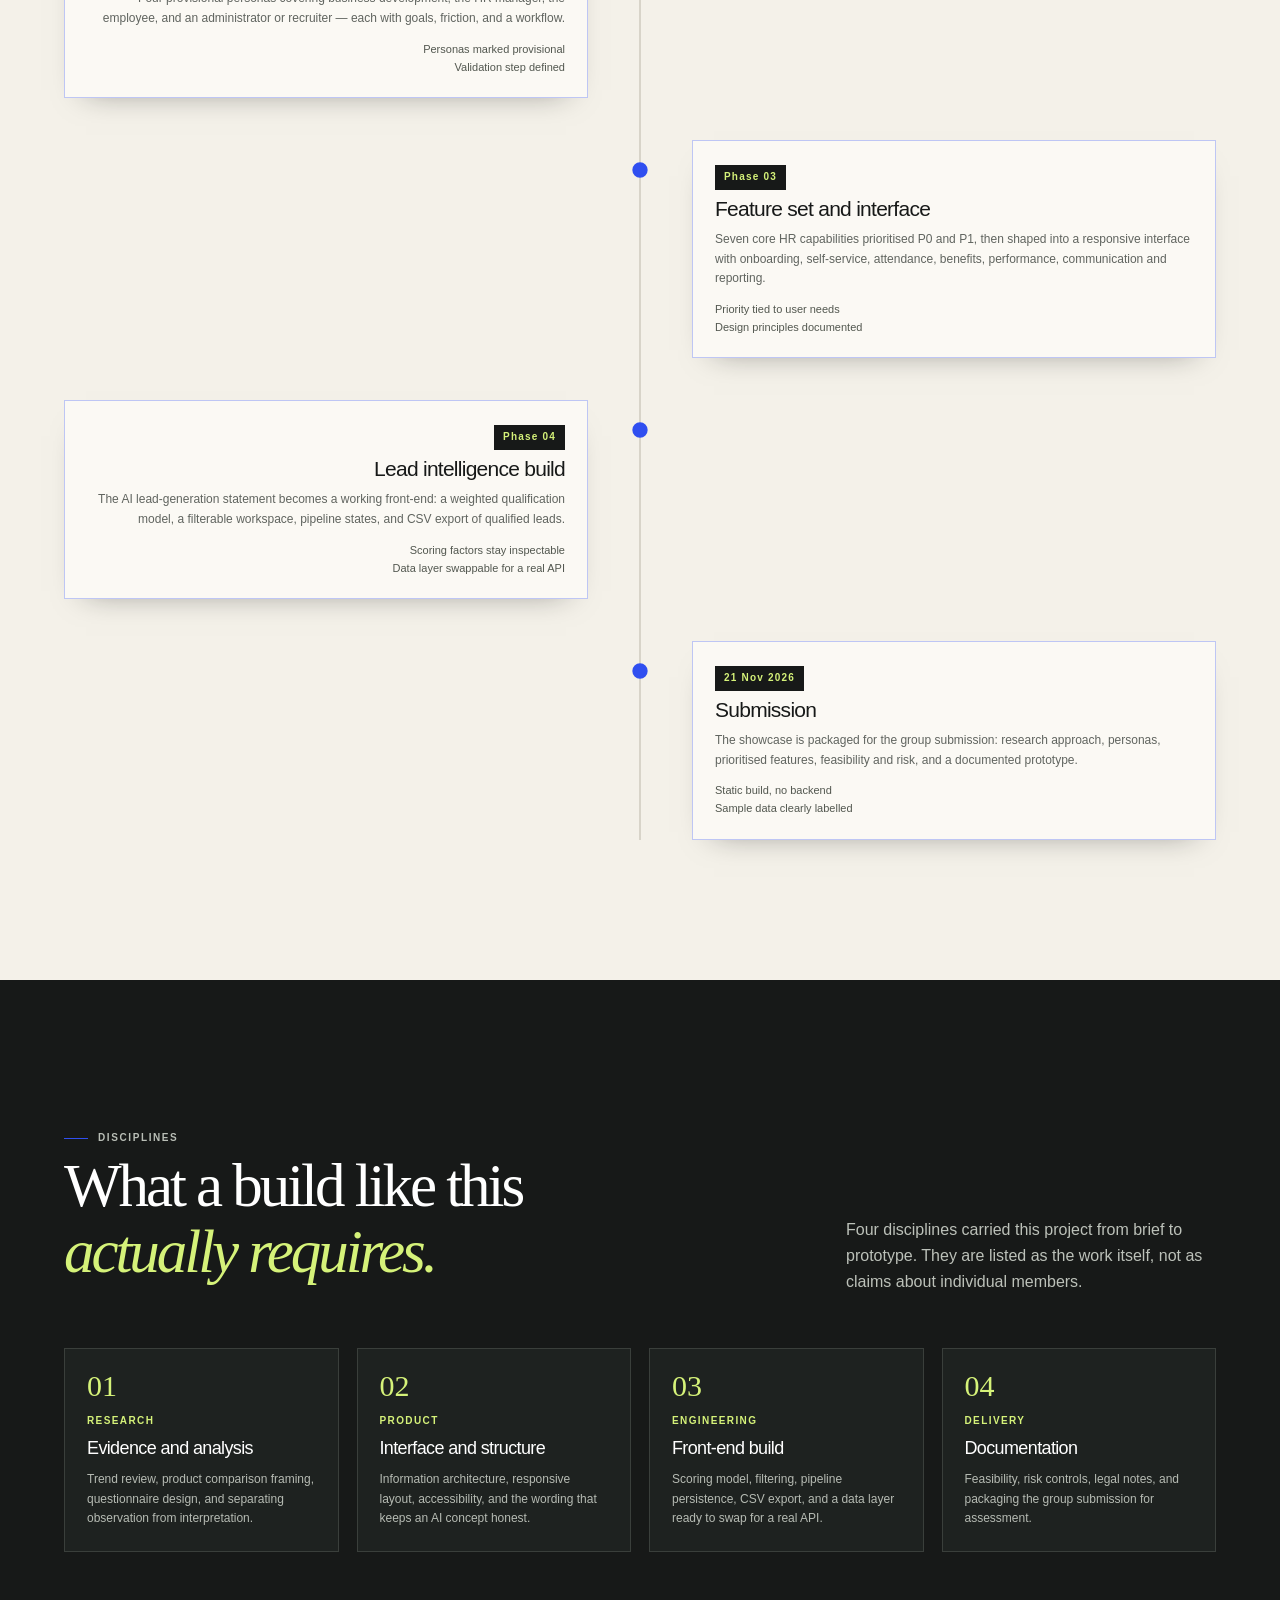
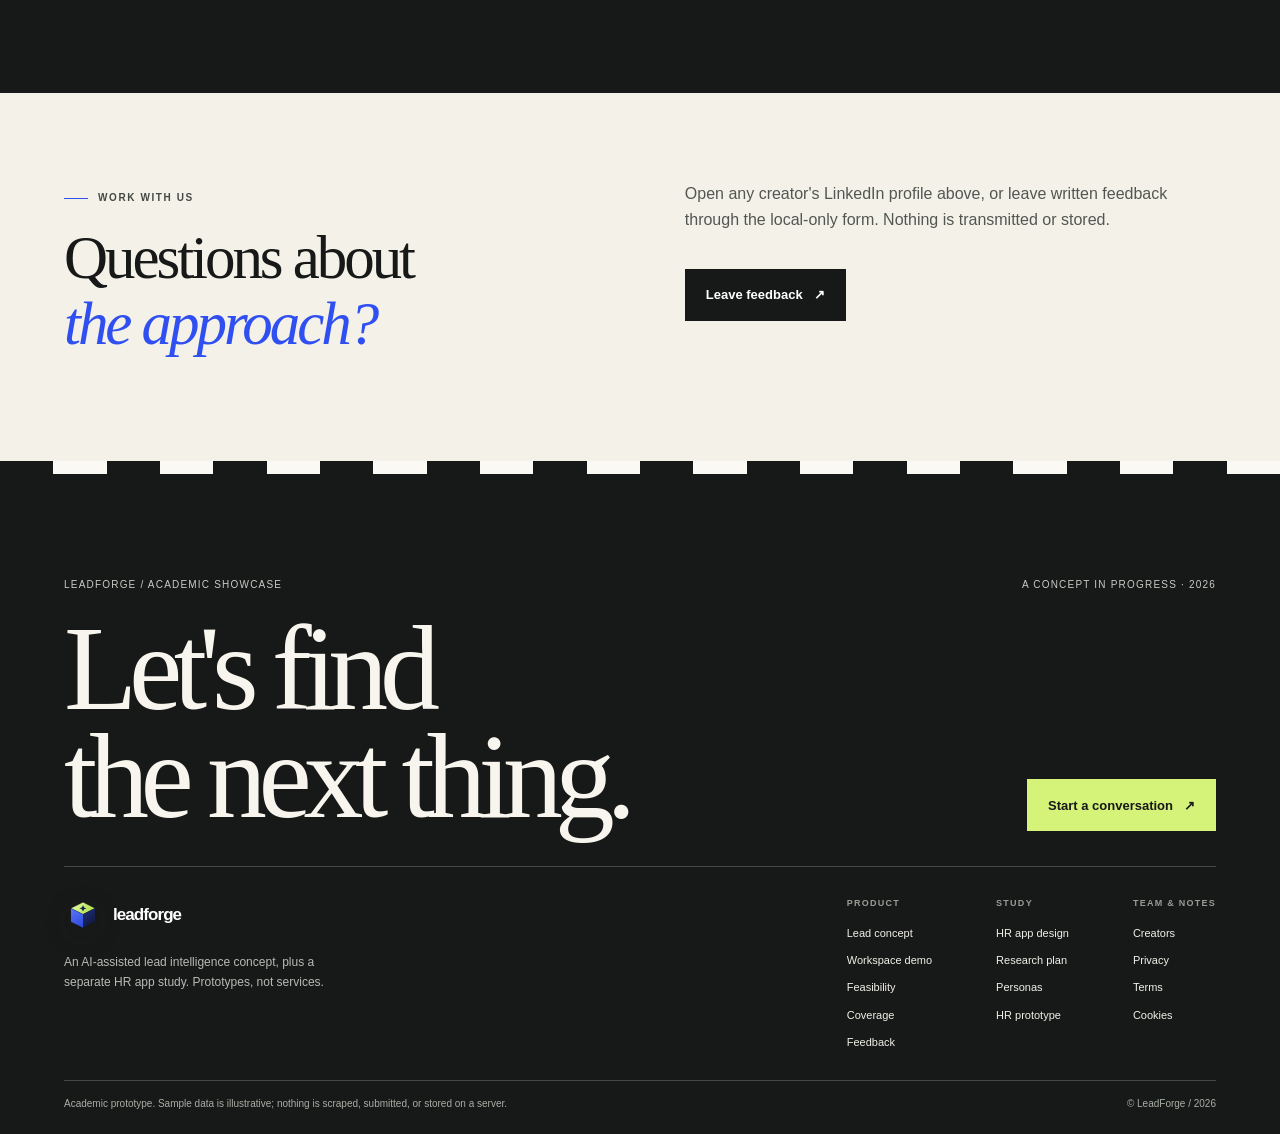
<file: team.html>
<!doctype html>
<html lang="en">
<head>
  <meta charset="utf-8"><meta name="viewport" content="width=device-width, initial-scale=1"><meta name="theme-color" content="#f4f1e9">
  <meta name="description" content="The five problem solvers behind the LeadForge showcase, with a scroll-driven project timeline.">
  <link rel="icon" href="assets/favicon.svg" type="image/svg+xml">
  <title>Creators | LeadForge</title><link rel="stylesheet" href="assets/styles.css"><script src="assets/site.js" defer></script>
</head>
<body>
  <a class="skip-link" href="#main">Skip to content</a>
  <header class="site-header"><div class="header-row">
    <a class="brand" href="index.html" aria-label="LeadForge home"><span class="brand-mark" aria-hidden="true"><svg viewBox="0 0 48 48" fill="none" focusable="false"><defs><linearGradient id="lfT" x1="6" y1="4" x2="42" y2="24" gradientUnits="userSpaceOnUse"><stop stop-color="#eaffb4"/><stop offset="1" stop-color="#a6d937"/></linearGradient><linearGradient id="lfL" x1="6" y1="12" x2="24" y2="44" gradientUnits="userSpaceOnUse"><stop stop-color="#5d7bff"/><stop offset="1" stop-color="#2a43d6"/></linearGradient><linearGradient id="lfR" x1="24" y1="20" x2="42" y2="44" gradientUnits="userSpaceOnUse"><stop stop-color="#1e2d74"/><stop offset="1" stop-color="#0b1230"/></linearGradient></defs><path d="M24 6 41 14.5 24 23 7 14.5 24 6Z" fill="url(#lfT)"/><path d="M7 14.5 24 23v19L7 33.5v-19Z" fill="url(#lfL)"/><path d="M41 14.5 24 23v19l17-9.5v-19Z" fill="url(#lfR)"/><path d="M24 6 41 14.5 24 23 7 14.5 24 6Z" stroke="#171918" stroke-opacity=".45" stroke-width="1" stroke-linejoin="round"/><path d="M24 10.4l1.6 3.1 3.3 1.2-3.3 1.2-1.6 3.1-1.6-3.1-3.3-1.2 3.3-1.2 1.6-3.1Z" fill="#17204f"/></svg></span><span><span class="brand-name">leadforge</span><span class="brand-caption">Prospect intelligence</span></span></a>
    <button class="menu-toggle" type="button" aria-expanded="false" aria-controls="site-navigation" aria-label="Open navigation menu"><span aria-hidden="true">+ </span>Menu</button>
    <nav class="primary-nav" id="site-navigation" aria-label="Main navigation"><a href="index.html">Overview</a><a href="platform.html">Lead concept</a><a href="workspace.html">Workspace</a><a href="people.html">HR app</a><a href="hr-app.html">HR prototype</a><a href="research.html">Research</a><a href="personas.html">Personas</a><a href="feasibility.html">Feasibility</a><a href="solution.html">Coverage</a><a href="team.html" aria-current="page">Team</a></nav>
    <a class="nav-cta header-cta" href="contact.html">Share a thought <span aria-hidden="true">↗</span></a>
  </div></header>

  <main id="main">
    <section class="page-hero"><div class="shell">
      <p class="eyebrow">The team / Creators</p>
      <h1>Five problem solvers.<br>One <span class="display-italic shimmer">direction.</span></h1>
      <p class="lede">This showcase was produced by a five-person group. Each card links to a real LinkedIn profile; scroll to follow how the work moved from the assignment brief to a working prototype.</p>
      <div class="page-meta"><span><i class="meta-square" aria-hidden="true"></i> 5 creators</span><span>LinkedIn links provided by the team</span><span>Scroll-driven timeline</span></div>
    </div></section>

    <section class="section-tight"><div class="shell">
      <div class="notice"><strong>About these profiles</strong>Names and LinkedIn links were supplied by the team. LinkedIn blocks public profile access, so no job titles, experience, or photographs could be retrieved — and none have been invented. Each card therefore uses a generated monogram, the shared role <em>problem solver</em>, and a clearly marked line for the verified title and bio.</div>
    </div></section>

    <section class="section section-rule"><div class="shell">
      <div class="section-head reveal">
        <div><p class="eyebrow">Creators / 01 – 05</p><h2>The people behind<br><span class="display-italic">the work.</span></h2></div>
        <p>Every card opens the creator's LinkedIn profile in a new tab. Monograms are generated from initials — no stock portraits, no invented credentials.</p>
      </div>

      <!-- CREATOR CARDS — edit the role, focus and bio lines per member as you verify them. -->
      <div class="team-grid stagger">
        <article class="team-card reveal" data-tilt>
          <span class="team-index" aria-hidden="true">01</span>
          <span class="team-avatar" style="--a1:#dbe3ff; --a2:#f4f7ff" aria-hidden="true">AT</span>
          <div>
            <h3>Akhil Tiwari</h3>
            <p class="team-role">Problem solver</p>
          </div>
          <p class="team-bio">Verified title, focus areas, and bio to be added from his LinkedIn profile.</p>
          <ul class="team-skills"><li>Profile to confirm</li></ul>
          <div class="team-actions">
            <a class="li-btn" href="https://www.linkedin.com/in/akhil-tiwari-198373339" target="_blank" rel="noopener noreferrer">
              <svg viewBox="0 0 24 24" aria-hidden="true"><path d="M20.45 20.45h-3.56v-5.57c0-1.33-.02-3.04-1.85-3.04-1.85 0-2.13 1.45-2.13 2.94v5.67H9.35V9h3.42v1.56h.05a3.75 3.75 0 0 1 3.37-1.85c3.6 0 4.27 2.37 4.27 5.46v6.28ZM5.34 7.43a2.07 2.07 0 1 1 0-4.14 2.07 2.07 0 0 1 0 4.14ZM7.12 20.45H3.56V9h3.56v11.45Z"/></svg>
              LinkedIn profile
            </a>
          </div>
        </article>

        <article class="team-card reveal" data-tilt>
          <span class="team-index" aria-hidden="true">02</span>
          <span class="team-avatar" style="--a1:#e6f5c4; --a2:#f6fce9" aria-hidden="true">AT</span>
          <div>
            <h3>Anant Tiwari</h3>
            <p class="team-role">Problem solver</p>
          </div>
          <p class="team-bio">Verified title, focus areas, and bio to be added from his LinkedIn profile.</p>
          <ul class="team-skills"><li>Profile to confirm</li></ul>
          <div class="team-actions">
            <a class="li-btn" href="https://www.linkedin.com/in/anant-tiwari-60032121a" target="_blank" rel="noopener noreferrer">
              <svg viewBox="0 0 24 24" aria-hidden="true"><path d="M20.45 20.45h-3.56v-5.57c0-1.33-.02-3.04-1.85-3.04-1.85 0-2.13 1.45-2.13 2.94v5.67H9.35V9h3.42v1.56h.05a3.75 3.75 0 0 1 3.37-1.85c3.6 0 4.27 2.37 4.27 5.46v6.28ZM5.34 7.43a2.07 2.07 0 1 1 0-4.14 2.07 2.07 0 0 1 0 4.14ZM7.12 20.45H3.56V9h3.56v11.45Z"/></svg>
              LinkedIn profile
            </a>
          </div>
        </article>

        <article class="team-card reveal" data-tilt>
          <span class="team-index" aria-hidden="true">03</span>
          <span class="team-avatar" style="--a1:#fbe0d5; --a2:#fff5f0" aria-hidden="true">SG</span>
          <div>
            <h3>Sandeep Gorai</h3>
            <p class="team-role">Problem solver</p>
          </div>
          <p class="team-bio">Verified title, focus areas, and bio to be added from his LinkedIn profile.</p>
          <ul class="team-skills"><li>Profile to confirm</li></ul>
          <div class="team-actions">
            <a class="li-btn" href="https://in.linkedin.com/in/sandeep-gorai-9703413a2" target="_blank" rel="noopener noreferrer">
              <svg viewBox="0 0 24 24" aria-hidden="true"><path d="M20.45 20.45h-3.56v-5.57c0-1.33-.02-3.04-1.85-3.04-1.85 0-2.13 1.45-2.13 2.94v5.67H9.35V9h3.42v1.56h.05a3.75 3.75 0 0 1 3.37-1.85c3.6 0 4.27 2.37 4.27 5.46v6.28ZM5.34 7.43a2.07 2.07 0 1 1 0-4.14 2.07 2.07 0 0 1 0 4.14ZM7.12 20.45H3.56V9h3.56v11.45Z"/></svg>
              LinkedIn profile
            </a>
          </div>
        </article>

        <article class="team-card reveal" data-tilt>
          <span class="team-index" aria-hidden="true">04</span>
          <span class="team-avatar" style="--a1:#e0ecff; --a2:#f0f6ff" aria-hidden="true">IH</span>
          <div>
            <h3>Ilhan Helal</h3>
            <p class="team-role">Problem solver</p>
          </div>
          <p class="team-bio">Verified title, focus areas, and bio to be added from this LinkedIn profile.</p>
          <ul class="team-skills"><li>Profile to confirm</li></ul>
          <div class="team-actions">
            <a class="li-btn" href="https://www.linkedin.com/in/ilhan-helal30/" target="_blank" rel="noopener noreferrer">
              <svg viewBox="0 0 24 24" aria-hidden="true"><path d="M20.45 20.45h-3.56v-5.57c0-1.33-.02-3.04-1.85-3.04-1.85 0-2.13 1.45-2.13 2.94v5.67H9.35V9h3.42v1.56h.05a3.75 3.75 0 0 1 3.37-1.85c3.6 0 4.27 2.37 4.27 5.46v6.28ZM5.34 7.43a2.07 2.07 0 1 1 0-4.14 2.07 2.07 0 0 1 0 4.14ZM7.12 20.45H3.56V9h3.56v11.45Z"/></svg>
              LinkedIn profile
            </a>
          </div>
        </article>

        <article class="team-card reveal" data-tilt>
          <span class="team-index" aria-hidden="true">05</span>
          <span class="team-avatar" style="--a1:#efe6ff; --a2:#faf7ff" aria-hidden="true">AP</span>
          <div>
            <h3>Arjun P</h3>
            <p class="team-role">Problem solver</p>
          </div>
          <p class="team-bio">LinkedIn URL not supplied yet. Send it over and this button becomes live — no placeholder link has been used.</p>
          <ul class="team-skills"><li>Link pending</li></ul>
          <div class="team-actions">
            <span class="li-btn is-pending" aria-disabled="true">
              <svg viewBox="0 0 24 24" aria-hidden="true"><path d="M20.45 20.45h-3.56v-5.57c0-1.33-.02-3.04-1.85-3.04-1.85 0-2.13 1.45-2.13 2.94v5.67H9.35V9h3.42v1.56h.05a3.75 3.75 0 0 1 3.37-1.85c3.6 0 4.27 2.37 4.27 5.46v6.28ZM5.34 7.43a2.07 2.07 0 1 1 0-4.14 2.07 2.07 0 0 1 0 4.14ZM7.12 20.45H3.56V9h3.56v11.45Z"/></svg>
              Link pending
            </span>
          </div>
        </article>
      </div>
    </section>

    <section class="section section-rule" id="timeline"><div class="shell">
      <div class="section-head reveal">
        <div><p class="eyebrow">Project timeline</p><h2>How the work<br><span class="display-italic">moved forward.</span></h2></div>
        <p>The rail fills as you scroll, and each milestone slides into place in turn. Dates marked as allotted or submitted come from the HRMM504 brief.</p>
      </div>

      <div class="timeline" data-timeline>
        <div class="timeline-rail" aria-hidden="true"><span class="timeline-fill" data-timeline-fill></span></div>
        <ol class="timeline-list">
          <li class="timeline-item reveal" data-timeline-item>
            <span class="timeline-dot" aria-hidden="true"></span>
            <article class="timeline-card">
              <span class="timeline-year">06 Nov 2026</span>
              <h3>Brief allotted</h3>
              <p>The group task is issued: research HR technology, define target users, and propose a prioritised HR feature set — with a lead-generation problem statement added alongside it.</p>
              <ul><li>Scope and group roles agreed</li><li>Two problem statements separated</li></ul>
            </article>
          </li>
          <li class="timeline-item reveal" data-timeline-item>
            <span class="timeline-dot" aria-hidden="true"></span>
            <article class="timeline-card">
              <span class="timeline-year">Phase 01</span>
              <h3>Research and analysis</h3>
              <p>Desk research into HR technology trends, a neutral comparison frame for Workday, BambooHR and ADP Workforce Now, and a 26-item feedback questionnaire for HR professionals.</p>
              <ul><li>Trends logged as hypotheses</li><li>Questionnaire drafted, not yet fielded</li></ul>
            </article>
          </li>
          <li class="timeline-item reveal" data-timeline-item>
            <span class="timeline-dot" aria-hidden="true"></span>
            <article class="timeline-card">
              <span class="timeline-year">Phase 02</span>
              <h3>Target audience</h3>
              <p>Four provisional personas covering business development, the HR manager, the employee, and an administrator or recruiter — each with goals, friction, and a workflow.</p>
              <ul><li>Personas marked provisional</li><li>Validation step defined</li></ul>
            </article>
          </li>
          <li class="timeline-item reveal" data-timeline-item>
            <span class="timeline-dot" aria-hidden="true"></span>
            <article class="timeline-card">
              <span class="timeline-year">Phase 03</span>
              <h3>Feature set and interface</h3>
              <p>Seven core HR capabilities prioritised P0 and P1, then shaped into a responsive interface with onboarding, self-service, attendance, benefits, performance, communication and reporting.</p>
              <ul><li>Priority tied to user needs</li><li>Design principles documented</li></ul>
            </article>
          </li>
          <li class="timeline-item reveal" data-timeline-item>
            <span class="timeline-dot" aria-hidden="true"></span>
            <article class="timeline-card">
              <span class="timeline-year">Phase 04</span>
              <h3>Lead intelligence build</h3>
              <p>The AI lead-generation statement becomes a working front-end: a weighted qualification model, a filterable workspace, pipeline states, and CSV export of qualified leads.</p>
              <ul><li>Scoring factors stay inspectable</li><li>Data layer swappable for a real API</li></ul>
            </article>
          </li>
          <li class="timeline-item reveal" data-timeline-item>
            <span class="timeline-dot" aria-hidden="true"></span>
            <article class="timeline-card">
              <span class="timeline-year">21 Nov 2026</span>
              <h3>Submission</h3>
              <p>The showcase is packaged for the group submission: research approach, personas, prioritised features, feasibility and risk, and a documented prototype.</p>
              <ul><li>Static build, no backend</li><li>Sample data clearly labelled</li></ul>
            </article>
          </li>
        </ol>
      </div>
    </div></section>

    <section class="section-ink section"><div class="shell">
      <div class="section-head">
        <div><p class="eyebrow">Disciplines</p><h2>What a build like this<br><span class="display-italic" style="color:#d5f279">actually requires.</span></h2></div>
        <p style="color:#bcc1b9">Four disciplines carried this project from brief to prototype. They are listed as the work itself, not as claims about individual members.</p>
      </div>
      <div class="panel-grid stagger reveal">
        <div class="panel"><span class="panel-num">01</span><span class="smallcaps">Research</span><h3>Evidence and analysis</h3><p>Trend review, product comparison framing, questionnaire design, and separating observation from interpretation.</p></div>
        <div class="panel"><span class="panel-num">02</span><span class="smallcaps">Product</span><h3>Interface and structure</h3><p>Information architecture, responsive layout, accessibility, and the wording that keeps an AI concept honest.</p></div>
        <div class="panel"><span class="panel-num">03</span><span class="smallcaps">Engineering</span><h3>Front-end build</h3><p>Scoring model, filtering, pipeline persistence, CSV export, and a data layer ready to swap for a real API.</p></div>
        <div class="panel"><span class="panel-num">04</span><span class="smallcaps">Delivery</span><h3>Documentation</h3><p>Feasibility, risk controls, legal notes, and packaging the group submission for assessment.</p></div>
      </div>
    </div></section>

    <section class="section-tight"><div class="shell two-col">
      <div><p class="eyebrow">Work with us</p><h2>Questions about<br><span class="display-italic">the approach?</span></h2></div>
      <div class="copy-stack">
        <p>Open any creator's LinkedIn profile above, or leave written feedback through the local-only form. Nothing is transmitted or stored.</p>
        <a class="button" href="contact.html">Leave feedback <span aria-hidden="true">↗</span></a>
      </div>
    </div></section>
  </main>

  <div class="checker-band" aria-hidden="true"><span></span><span></span><span></span><span></span><span></span><span></span><span></span><span></span><span></span><span></span><span></span><span></span><span></span><span></span><span></span><span></span><span></span><span></span><span></span><span></span><span></span><span></span><span></span><span></span></div>
  <footer class="site-footer"><div class="footer-inner">
    <div class="footer-topline"><span>LeadForge / Academic showcase</span><span>A concept in progress · 2026</span></div>
    <div class="footer-headline"><h2>Let's find<br>the next thing.</h2><a class="button" href="contact.html">Start a conversation <span aria-hidden="true">↗</span></a></div>
    <div class="footer-links"><div class="footer-lockup"><a class="brand" href="index.html"><span class="brand-mark" aria-hidden="true"><svg viewBox="0 0 48 48" fill="none" focusable="false"><defs><linearGradient id="lfT2" x1="6" y1="4" x2="42" y2="24" gradientUnits="userSpaceOnUse"><stop stop-color="#eaffb4"/><stop offset="1" stop-color="#a6d937"/></linearGradient><linearGradient id="lfL2" x1="6" y1="12" x2="24" y2="44" gradientUnits="userSpaceOnUse"><stop stop-color="#5d7bff"/><stop offset="1" stop-color="#2a43d6"/></linearGradient><linearGradient id="lfR2" x1="24" y1="20" x2="42" y2="44" gradientUnits="userSpaceOnUse"><stop stop-color="#1e2d74"/><stop offset="1" stop-color="#0b1230"/></linearGradient></defs><path d="M24 6 41 14.5 24 23 7 14.5 24 6Z" fill="url(#lfT2)"/><path d="M7 14.5 24 23v19L7 33.5v-19Z" fill="url(#lfL2)"/><path d="M41 14.5 24 23v19l17-9.5v-19Z" fill="url(#lfR2)"/><path d="M24 6 41 14.5 24 23 7 14.5 24 6Z" stroke="#171918" stroke-opacity=".45" stroke-width="1" stroke-linejoin="round"/><path d="M24 10.4l1.6 3.1 3.3 1.2-3.3 1.2-1.6 3.1-1.6-3.1-3.3-1.2 3.3-1.2 1.6-3.1Z" fill="#17204f"/></svg></span><span class="brand-name">leadforge</span></a><p>An AI-assisted lead intelligence concept, plus a separate HR app study. Prototypes, not services.</p></div><div class="footer-column"><strong>Product</strong><a href="platform.html">Lead concept</a><a href="workspace.html">Workspace demo</a><a href="feasibility.html">Feasibility</a><a href="solution.html">Coverage</a><a href="contact.html">Feedback</a></div><div class="footer-column"><strong>Study</strong><a href="people.html">HR app design</a><a href="research.html">Research plan</a><a href="personas.html">Personas</a><a href="hr-app.html">HR prototype</a></div><div class="footer-column"><strong>Team &amp; notes</strong><a href="team.html">Creators</a><a href="privacy.html">Privacy</a><a href="terms.html">Terms</a><a href="cookies.html">Cookies</a></div></div>
    <div class="footer-bottom"><span>Academic prototype. Sample data is illustrative; nothing is scraped, submitted, or stored on a server.</span><span>© LeadForge / 2026</span></div>
  </div></footer>
</body>
</html>
</file>
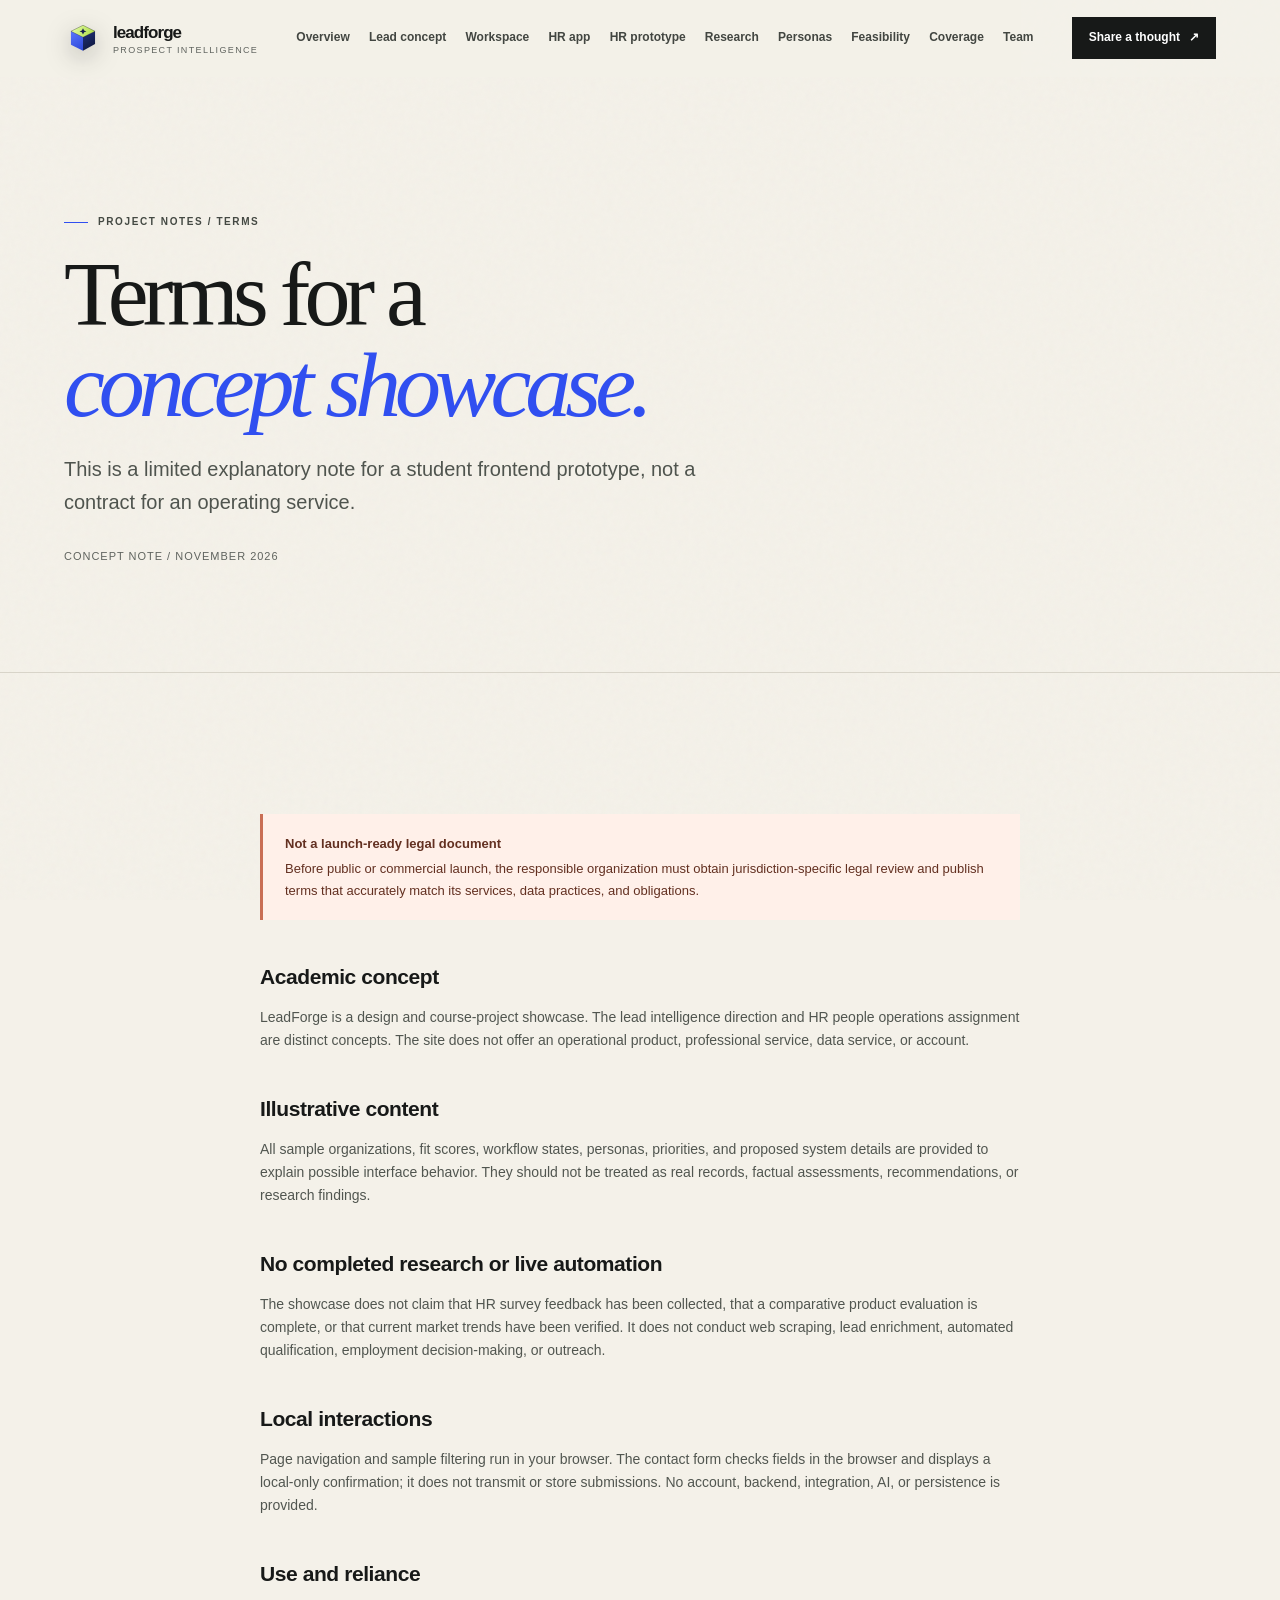
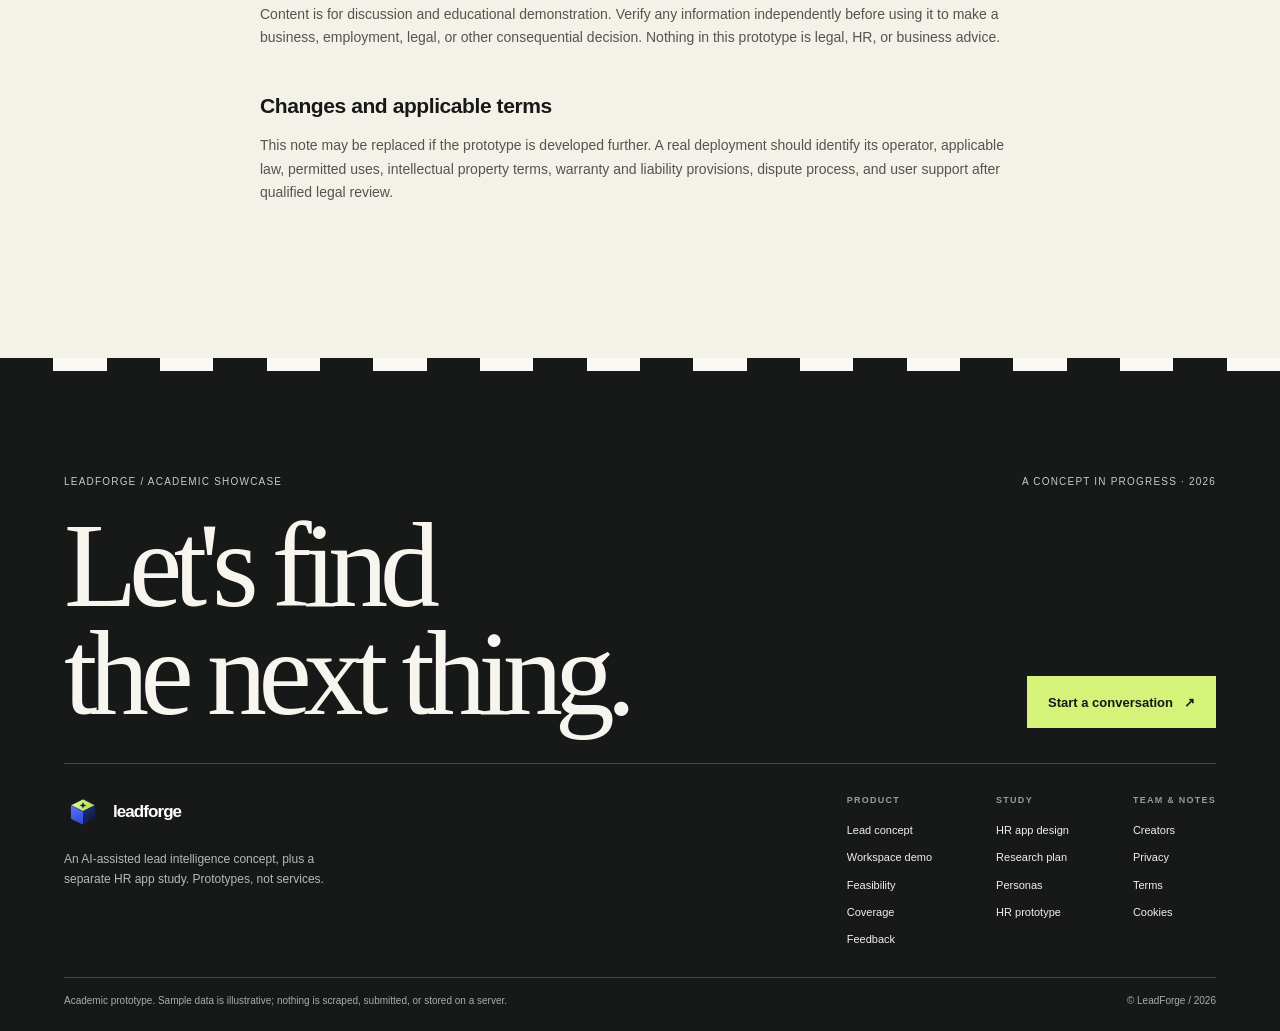
<file: terms.html>
<!doctype html>
<html lang="en">
<head>
  <meta charset="utf-8"><meta name="viewport" content="width=device-width, initial-scale=1"><meta name="theme-color" content="#f4f1e9">
  <meta name="description" content="Prototype terms note for the LeadForge academic frontend showcase.">
  <link rel="icon" href="assets/favicon.svg" type="image/svg+xml">
  <title>Terms note | LeadForge</title><link rel="stylesheet" href="assets/styles.css"><script src="assets/site.js" defer></script>
</head>
<body>
  <a class="skip-link" href="#main">Skip to content</a>
  <header class="site-header"><div class="header-row">
    <a class="brand" href="index.html" aria-label="LeadForge home"><span class="brand-mark" aria-hidden="true"><svg viewBox="0 0 48 48" fill="none" focusable="false"><defs><linearGradient id="lfT" x1="6" y1="4" x2="42" y2="24" gradientUnits="userSpaceOnUse"><stop stop-color="#eaffb4"/><stop offset="1" stop-color="#a6d937"/></linearGradient><linearGradient id="lfL" x1="6" y1="12" x2="24" y2="44" gradientUnits="userSpaceOnUse"><stop stop-color="#5d7bff"/><stop offset="1" stop-color="#2a43d6"/></linearGradient><linearGradient id="lfR" x1="24" y1="20" x2="42" y2="44" gradientUnits="userSpaceOnUse"><stop stop-color="#1e2d74"/><stop offset="1" stop-color="#0b1230"/></linearGradient></defs><path d="M24 6 41 14.5 24 23 7 14.5 24 6Z" fill="url(#lfT)"/><path d="M7 14.5 24 23v19L7 33.5v-19Z" fill="url(#lfL)"/><path d="M41 14.5 24 23v19l17-9.5v-19Z" fill="url(#lfR)"/><path d="M24 6 41 14.5 24 23 7 14.5 24 6Z" stroke="#171918" stroke-opacity=".45" stroke-width="1" stroke-linejoin="round"/><path d="M24 10.4l1.6 3.1 3.3 1.2-3.3 1.2-1.6 3.1-1.6-3.1-3.3-1.2 3.3-1.2 1.6-3.1Z" fill="#17204f"/></svg></span><span><span class="brand-name">leadforge</span><span class="brand-caption">Prospect intelligence</span></span></a>
    <button class="menu-toggle" type="button" aria-expanded="false" aria-controls="site-navigation" aria-label="Open navigation menu"><span aria-hidden="true">+ </span>Menu</button>
    <nav class="primary-nav" id="site-navigation" aria-label="Main navigation"><a href="index.html">Overview</a><a href="platform.html">Lead concept</a><a href="workspace.html">Workspace</a><a href="people.html">HR app</a><a href="hr-app.html">HR prototype</a><a href="research.html">Research</a><a href="personas.html">Personas</a><a href="feasibility.html">Feasibility</a><a href="solution.html">Coverage</a><a href="team.html">Team</a></nav>
    <a class="nav-cta header-cta" href="contact.html">Share a thought <span aria-hidden="true">↗</span></a>
  </div></header>
  <main id="main">
    <section class="page-hero"><div class="shell"><p class="eyebrow">Project notes / Terms</p><h1>Terms for a<br><span class="display-italic">concept showcase.</span></h1><p class="lede">This is a limited explanatory note for a student frontend prototype, not a contract for an operating service.</p><p class="page-meta">Concept note / November 2026</p></div></section>
    <section class="section section-rule"><div class="shell policy-copy">
      <div class="notice coral"><strong>Not a launch-ready legal document</strong>Before public or commercial launch, the responsible organization must obtain jurisdiction-specific legal review and publish terms that accurately match its services, data practices, and obligations.</div>
      <h2>Academic concept</h2>
      <p>LeadForge is a design and course-project showcase. The lead intelligence direction and HR people operations assignment are distinct concepts. The site does not offer an operational product, professional service, data service, or account.</p>
      <h2>Illustrative content</h2>
      <p>All sample organizations, fit scores, workflow states, personas, priorities, and proposed system details are provided to explain possible interface behavior. They should not be treated as real records, factual assessments, recommendations, or research findings.</p>
      <h2>No completed research or live automation</h2>
      <p>The showcase does not claim that HR survey feedback has been collected, that a comparative product evaluation is complete, or that current market trends have been verified. It does not conduct web scraping, lead enrichment, automated qualification, employment decision-making, or outreach.</p>
      <h2>Local interactions</h2>
      <p>Page navigation and sample filtering run in your browser. The contact form checks fields in the browser and displays a local-only confirmation; it does not transmit or store submissions. No account, backend, integration, AI, or persistence is provided.</p>
      <h2>Use and reliance</h2>
      <p>Content is for discussion and educational demonstration. Verify any information independently before using it to make a business, employment, legal, or other consequential decision. Nothing in this prototype is legal, HR, or business advice.</p>
      <h2>Changes and applicable terms</h2>
      <p>This note may be replaced if the prototype is developed further. A real deployment should identify its operator, applicable law, permitted uses, intellectual property terms, warranty and liability provisions, dispute process, and user support after qualified legal review.</p>
    </div></section>
  </main>
  <div class="checker-band" aria-hidden="true"><span></span><span></span><span></span><span></span><span></span><span></span><span></span><span></span><span></span><span></span><span></span><span></span><span></span><span></span><span></span><span></span><span></span><span></span><span></span><span></span><span></span><span></span><span></span><span></span></div>
  <footer class="site-footer"><div class="footer-inner">
    <div class="footer-topline"><span>LeadForge / Academic showcase</span><span>A concept in progress · 2026</span></div>
    <div class="footer-headline"><h2>Let's find<br>the next thing.</h2><a class="button" href="contact.html">Start a conversation <span aria-hidden="true">↗</span></a></div>
    <div class="footer-links"><div class="footer-lockup"><a class="brand" href="index.html"><span class="brand-mark" aria-hidden="true"><svg viewBox="0 0 48 48" fill="none" focusable="false"><defs><linearGradient id="lfT" x1="6" y1="4" x2="42" y2="24" gradientUnits="userSpaceOnUse"><stop stop-color="#eaffb4"/><stop offset="1" stop-color="#a6d937"/></linearGradient><linearGradient id="lfL" x1="6" y1="12" x2="24" y2="44" gradientUnits="userSpaceOnUse"><stop stop-color="#5d7bff"/><stop offset="1" stop-color="#2a43d6"/></linearGradient><linearGradient id="lfR" x1="24" y1="20" x2="42" y2="44" gradientUnits="userSpaceOnUse"><stop stop-color="#1e2d74"/><stop offset="1" stop-color="#0b1230"/></linearGradient></defs><path d="M24 6 41 14.5 24 23 7 14.5 24 6Z" fill="url(#lfT)"/><path d="M7 14.5 24 23v19L7 33.5v-19Z" fill="url(#lfL)"/><path d="M41 14.5 24 23v19l17-9.5v-19Z" fill="url(#lfR)"/><path d="M24 6 41 14.5 24 23 7 14.5 24 6Z" stroke="#171918" stroke-opacity=".45" stroke-width="1" stroke-linejoin="round"/><path d="M24 10.4l1.6 3.1 3.3 1.2-3.3 1.2-1.6 3.1-1.6-3.1-3.3-1.2 3.3-1.2 1.6-3.1Z" fill="#17204f"/></svg></span><span class="brand-name">leadforge</span></a><p>An AI-assisted lead intelligence concept, plus a separate HR app study. Prototypes, not services.</p></div><div class="footer-column"><strong>Product</strong><a href="platform.html">Lead concept</a><a href="workspace.html">Workspace demo</a><a href="feasibility.html">Feasibility</a><a href="solution.html">Coverage</a><a href="contact.html">Feedback</a></div><div class="footer-column"><strong>Study</strong><a href="people.html">HR app design</a><a href="research.html">Research plan</a><a href="personas.html">Personas</a><a href="hr-app.html">HR prototype</a></div><div class="footer-column"><strong>Team &amp; notes</strong><a href="team.html">Creators</a><a href="privacy.html">Privacy</a><a href="terms.html">Terms</a><a href="cookies.html">Cookies</a></div></div>
    <div class="footer-bottom"><span>Academic prototype. Sample data is illustrative; nothing is scraped, submitted, or stored on a server.</span><span>© LeadForge / 2026</span></div>
  </div></footer>
</body>
</html>
</file>
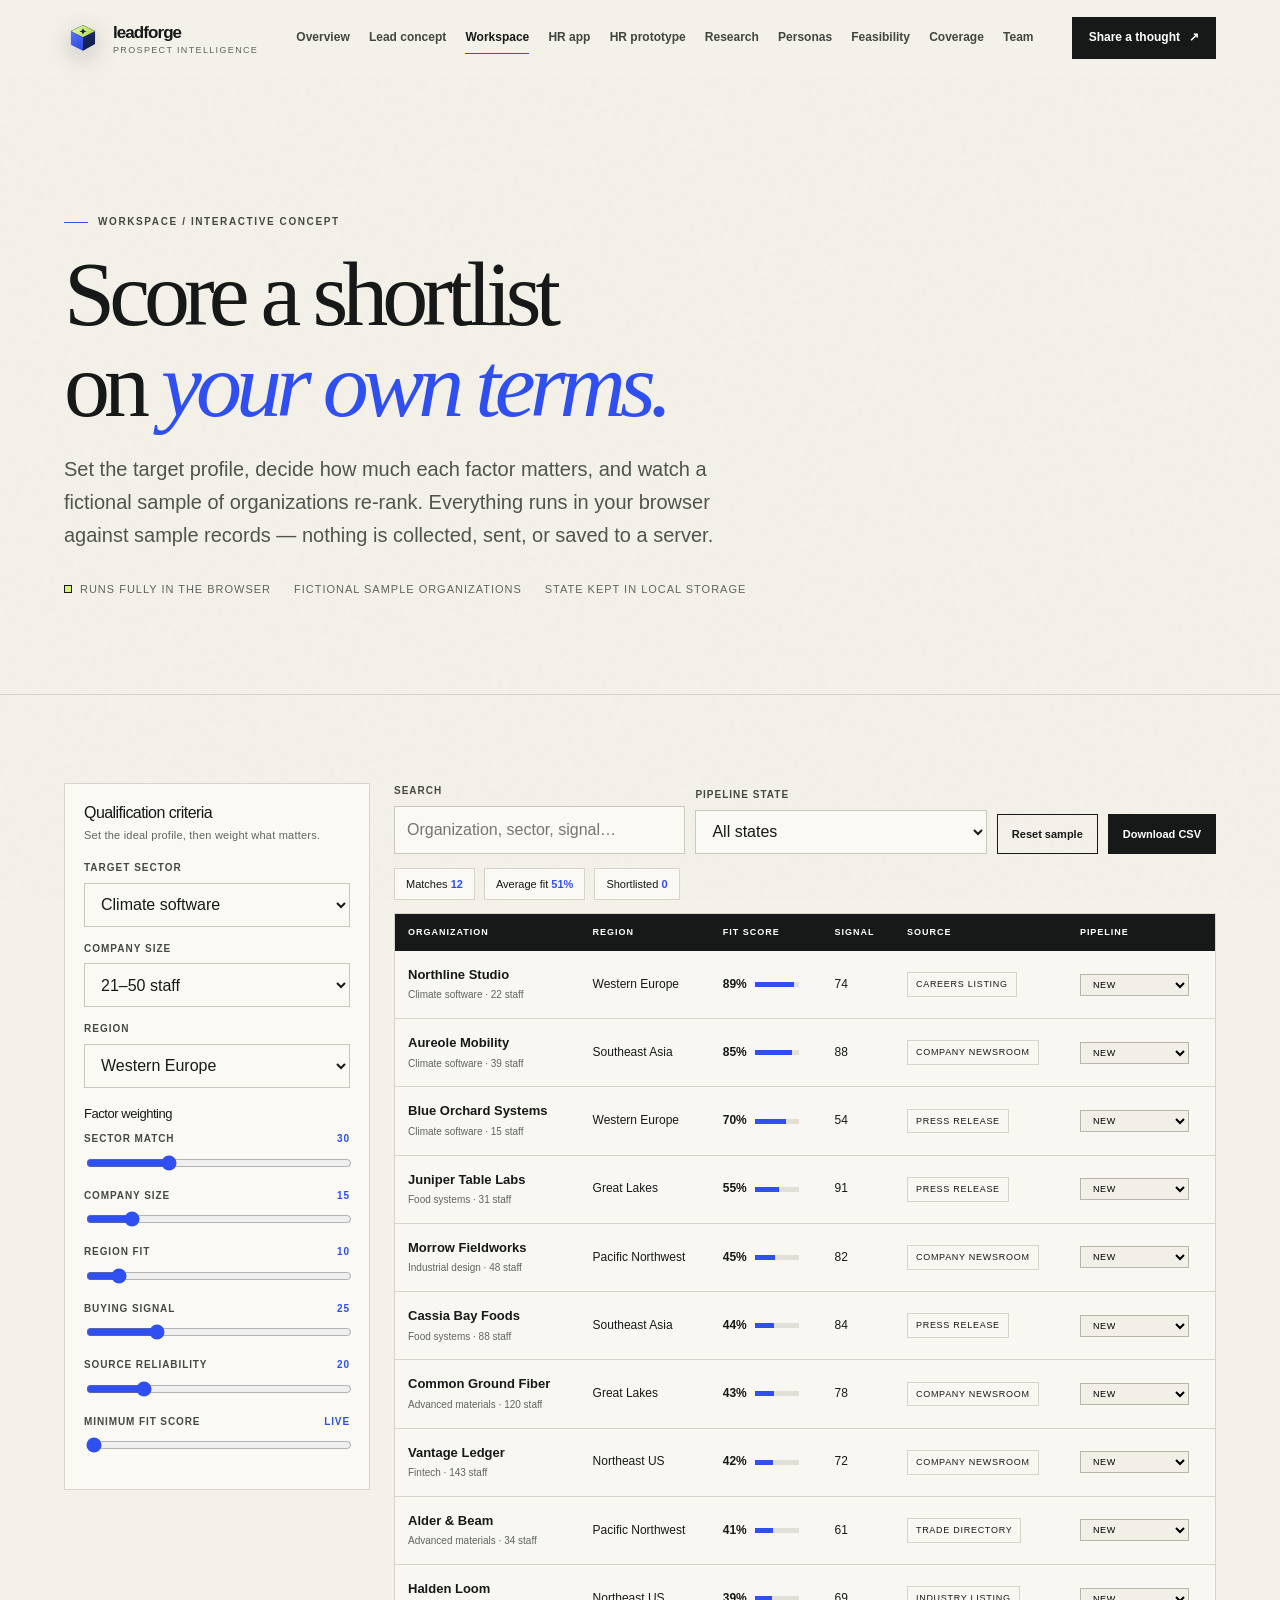
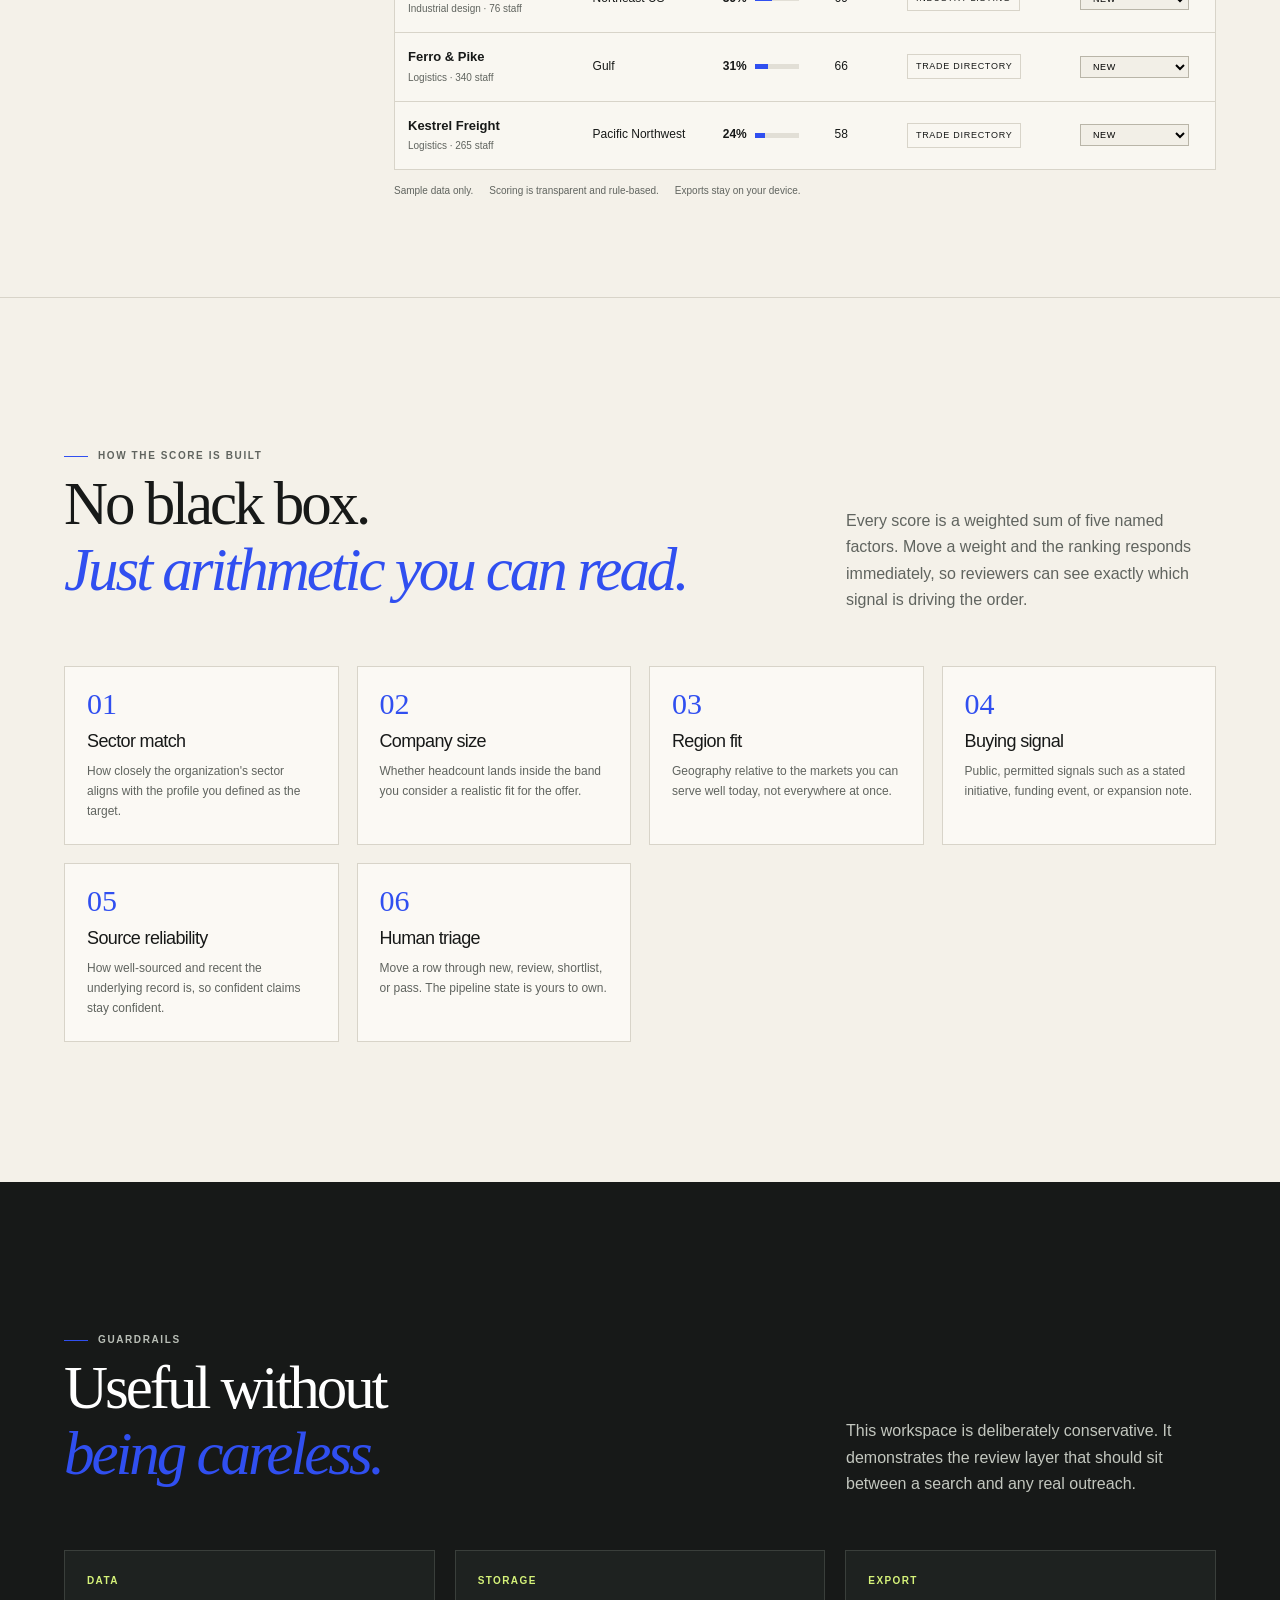
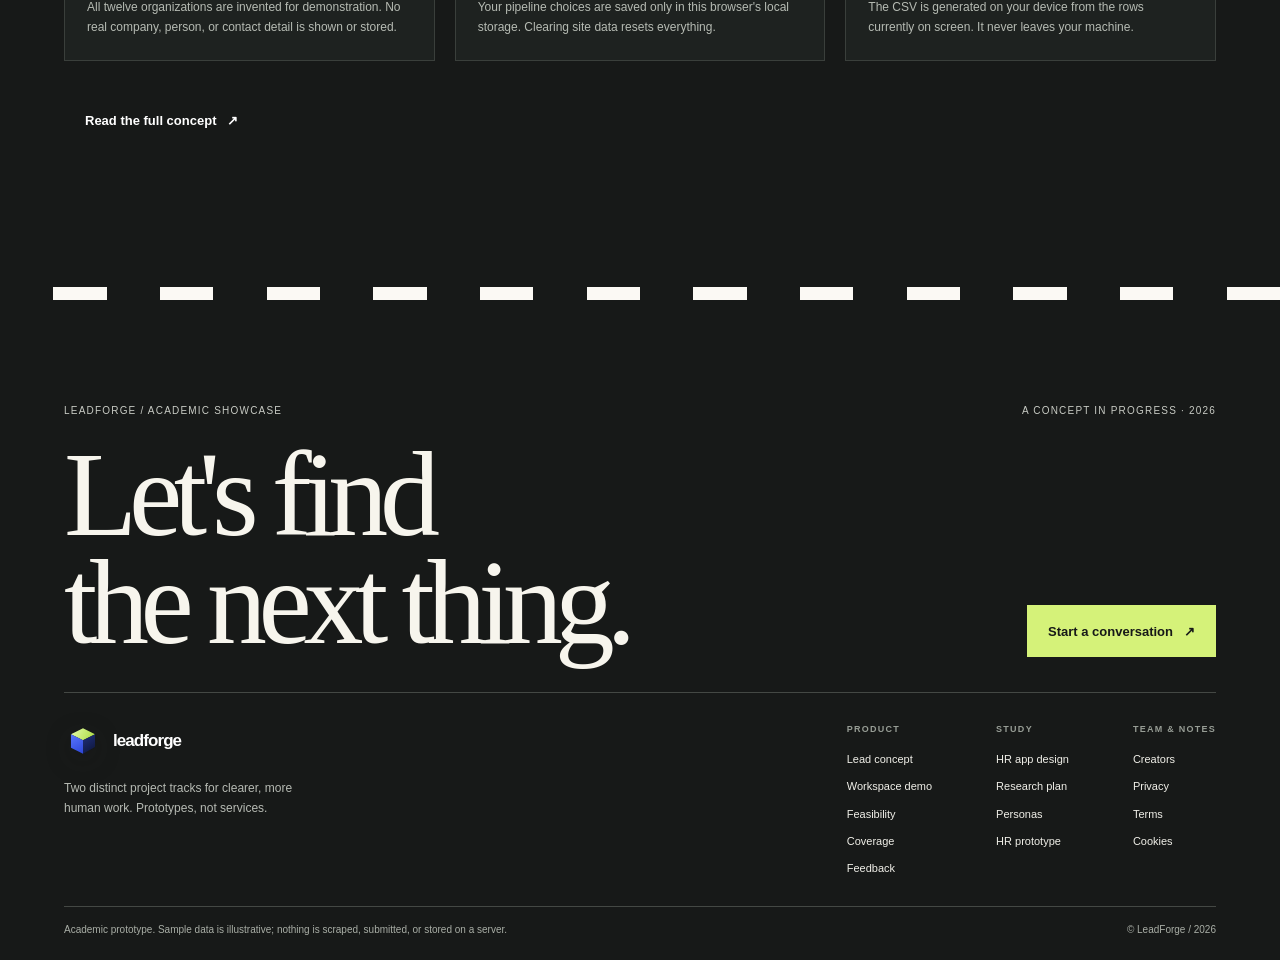
<file: workspace.html>
<!doctype html>
<html lang="en">
<head>
  <meta charset="utf-8"><meta name="viewport" content="width=device-width, initial-scale=1"><meta name="theme-color" content="#f4f1e9">
  <meta name="description" content="An interactive, local-only lead qualification workspace: weigh criteria, score fictional sample organizations, triage a pipeline, and export a shortlist.">
  <link rel="icon" href="assets/favicon.svg" type="image/svg+xml">
  <title>Workspace | LeadForge</title>
  <link rel="stylesheet" href="assets/styles.css">
  <script src="assets/site.js" defer></script>
  <script src="assets/lead-engine.js" defer></script>
  <script src="assets/workspace.js" defer></script>
</head>
<body>
  <a class="skip-link" href="#main">Skip to content</a>
  <header class="site-header">
    <div class="header-row">
      <a class="brand" href="index.html" aria-label="LeadForge home"><span class="brand-mark" aria-hidden="true"><svg viewBox="0 0 48 48" fill="none" focusable="false"><defs><linearGradient id="lfT" x1="6" y1="4" x2="42" y2="24" gradientUnits="userSpaceOnUse"><stop stop-color="#eaffb4"/><stop offset="1" stop-color="#a6d937"/></linearGradient><linearGradient id="lfL" x1="6" y1="12" x2="24" y2="44" gradientUnits="userSpaceOnUse"><stop stop-color="#5d7bff"/><stop offset="1" stop-color="#2a43d6"/></linearGradient><linearGradient id="lfR" x1="24" y1="20" x2="42" y2="44" gradientUnits="userSpaceOnUse"><stop stop-color="#1e2d74"/><stop offset="1" stop-color="#0b1230"/></linearGradient></defs><path d="M24 6 41 14.5 24 23 7 14.5 24 6Z" fill="url(#lfT)"/><path d="M7 14.5 24 23v19L7 33.5v-19Z" fill="url(#lfL)"/><path d="M41 14.5 24 23v19l17-9.5v-19Z" fill="url(#lfR)"/><path d="M24 6 41 14.5 24 23 7 14.5 24 6Z" stroke="#171918" stroke-opacity=".45" stroke-width="1" stroke-linejoin="round"/><path d="M24 10.4l1.6 3.1 3.3 1.2-3.3 1.2-1.6 3.1-1.6-3.1-3.3-1.2 3.3-1.2 1.6-3.1Z" fill="#17204f"/></svg></span><span><span class="brand-name">leadforge</span><span class="brand-caption">Prospect intelligence</span></span></a>
      <button class="menu-toggle" type="button" aria-expanded="false" aria-controls="site-navigation" aria-label="Open navigation menu"><span aria-hidden="true">+ </span>Menu</button>
      <nav class="primary-nav" id="site-navigation" aria-label="Main navigation"><a href="index.html">Overview</a><a href="platform.html">Lead concept</a><a href="workspace.html" aria-current="page">Workspace</a><a href="people.html">HR app</a><a href="hr-app.html">HR prototype</a><a href="research.html">Research</a><a href="personas.html">Personas</a><a href="feasibility.html">Feasibility</a><a href="solution.html">Coverage</a><a href="team.html">Team</a></nav>
      <a class="nav-cta header-cta" href="contact.html">Share a thought <span aria-hidden="true">↗</span></a>
    </div>
  </header>
  <main id="main">
    <section class="page-hero"><div class="shell">
      <p class="eyebrow">Workspace / Interactive concept</p>
      <h1>Score a shortlist<br>on <span class="display-italic">your own terms.</span></h1>
      <p class="lede">Set the target profile, decide how much each factor matters, and watch a fictional sample of organizations re-rank. Everything runs in your browser against sample records — nothing is collected, sent, or saved to a server.</p>
      <div class="page-meta"><span><i class="meta-square" aria-hidden="true"></i> Runs fully in the browser</span><span>Fictional sample organizations</span><span>State kept in local storage</span></div>
    </div></section>

    <section class="section-tight section-rule"><div class="shell">
      <div class="ws" data-ws aria-label="Interactive lead qualification workspace">
        <aside class="ws-panel" aria-label="Qualification criteria">
          <h3>Qualification criteria</h3>
          <span class="micro">Set the ideal profile, then weight what matters.</span>

          <div class="field" style="margin-bottom:14px"><label for="ws-sector">Target sector</label><select id="ws-sector" data-ws-sector></select></div>
          <div class="field" style="margin-bottom:14px"><label for="ws-size">Company size</label><select id="ws-size" data-ws-size></select></div>
          <div class="field" style="margin-bottom:18px"><label for="ws-region">Region</label><select id="ws-region" data-ws-region></select></div>

          <h3 style="font-size:13px;margin-bottom:10px">Factor weighting</h3>
          <div class="ws-slider"><label for="w-sector">Sector match <output data-ws-weight-out="sector">30</output></label><input id="w-sector" type="range" min="0" max="100" step="5" value="30" data-ws-weight="sector"></div>
          <div class="ws-slider"><label for="w-size">Company size <output data-ws-weight-out="size">15</output></label><input id="w-size" type="range" min="0" max="100" step="5" value="15" data-ws-weight="size"></div>
          <div class="ws-slider"><label for="w-region">Region fit <output data-ws-weight-out="region">10</output></label><input id="w-region" type="range" min="0" max="100" step="5" value="10" data-ws-weight="region"></div>
          <div class="ws-slider"><label for="w-signal">Buying signal <output data-ws-weight-out="signal">25</output></label><input id="w-signal" type="range" min="0" max="100" step="5" value="25" data-ws-weight="signal"></div>
          <div class="ws-slider"><label for="w-source">Source reliability <output data-ws-weight-out="source">20</output></label><input id="w-source" type="range" min="0" max="100" step="5" value="20" data-ws-weight="source"></div>

          <div class="ws-slider"><label for="ws-min">Minimum fit score <output>live</output></label><input id="ws-min" type="range" min="0" max="100" step="5" value="0" data-ws-min></div>
        </aside>

        <div>
          <div class="ws-toolbar">
            <div class="field"><label for="ws-search">Search</label><input id="ws-search" type="search" placeholder="Organization, sector, signal…" data-ws-search></div>
            <div class="field"><label for="ws-state">Pipeline state</label><select id="ws-state" data-ws-state></select></div>
            <button class="btn-sm ghost" type="button" data-ws-reset>Reset sample</button>
            <button class="btn-sm" type="button" data-ws-export>Download CSV</button>
          </div>

          <div class="ws-summary">
            <span>Matches <b data-ws-count>0</b></span>
            <span>Average fit <b data-ws-avg>0%</b></span>
            <span>Shortlisted <b data-ws-shortlist>0</b></span>
          </div>

          <div class="ws-table-wrap">
            <table class="ws-table">
              <thead><tr><th scope="col">Organization</th><th scope="col">Region</th><th scope="col">Fit score</th><th scope="col">Signal</th><th scope="col">Source</th><th scope="col">Pipeline</th></tr></thead>
              <tbody data-ws-rows></tbody>
            </table>
            <p class="ws-empty micro" style="padding:24px" data-ws-empty hidden>No sample organizations match the current filters. Loosen a weight or widen the criteria.</p>
          </div>
          <p class="ws-legend"><span>Sample data only.</span><span>Scoring is transparent and rule-based.</span><span>Exports stay on your device.</span></p>
        </div>
      </div>
    </div></section>

    <section class="section section-rule"><div class="shell">
      <div class="section-head reveal">
        <div><p class="eyebrow">How the score is built</p><h2>No black box.<br><span class="display-italic">Just arithmetic you can read.</span></h2></div>
        <p>Every score is a weighted sum of five named factors. Move a weight and the ranking responds immediately, so reviewers can see exactly which signal is driving the order.</p>
      </div>
      <div class="panel-grid stagger">
        <article class="panel reveal"><span class="panel-num">01</span><h3>Sector match</h3><p>How closely the organization's sector aligns with the profile you defined as the target.</p></article>
        <article class="panel reveal"><span class="panel-num">02</span><h3>Company size</h3><p>Whether headcount lands inside the band you consider a realistic fit for the offer.</p></article>
        <article class="panel reveal"><span class="panel-num">03</span><h3>Region fit</h3><p>Geography relative to the markets you can serve well today, not everywhere at once.</p></article>
        <article class="panel reveal"><span class="panel-num">04</span><h3>Buying signal</h3><p>Public, permitted signals such as a stated initiative, funding event, or expansion note.</p></article>
        <article class="panel reveal"><span class="panel-num">05</span><h3>Source reliability</h3><p>How well-sourced and recent the underlying record is, so confident claims stay confident.</p></article>
        <article class="panel reveal"><span class="panel-num">06</span><h3>Human triage</h3><p>Move a row through new, review, shortlist, or pass. The pipeline state is yours to own.</p></article>
      </div>
    </div></section>

    <section class="section section-ink"><div class="shell">
      <div class="section-head reveal">
        <div><p class="eyebrow">Guardrails</p><h2>Useful without<br><span class="display-italic">being careless.</span></h2></div>
        <p>This workspace is deliberately conservative. It demonstrates the review layer that should sit between a search and any real outreach.</p>
      </div>
      <div class="grid-3 stagger">
        <article class="panel reveal"><span class="smallcaps">Data</span><p>All twelve organizations are invented for demonstration. No real company, person, or contact detail is shown or stored.</p></article>
        <article class="panel reveal"><span class="smallcaps">Storage</span><p>Your pipeline choices are saved only in this browser's local storage. Clearing site data resets everything.</p></article>
        <article class="panel reveal"><span class="smallcaps">Export</span><p>The CSV is generated on your device from the rows currently on screen. It never leaves your machine.</p></article>
      </div>
      <div style="margin-top:34px" class="reveal"><a class="button" href="platform.html">Read the full concept <span aria-hidden="true">↗</span></a></div>
    </div></section>
  </main>
  <div class="checker-band" aria-hidden="true"><span></span><span></span><span></span><span></span><span></span><span></span><span></span><span></span><span></span><span></span><span></span><span></span><span></span><span></span><span></span><span></span><span></span><span></span><span></span><span></span><span></span><span></span><span></span><span></span></div>
  <footer class="site-footer">
    <div class="footer-inner">
      <div class="footer-topline"><span>LeadForge / Academic showcase</span><span>A concept in progress · 2026</span></div>
      <div class="footer-headline"><h2>Let's find<br>the next thing.</h2><a class="button" href="contact.html">Start a conversation <span aria-hidden="true">↗</span></a></div>
      <div class="footer-links">
        <div class="footer-lockup"><a class="brand" href="index.html"><span class="brand-mark" aria-hidden="true"><svg viewBox="0 0 48 48" fill="none" focusable="false"><defs><linearGradient id="lfTw" x1="6" y1="4" x2="42" y2="24" gradientUnits="userSpaceOnUse"><stop stop-color="#eaffb4"/><stop offset="1" stop-color="#a6d937"/></linearGradient><linearGradient id="lfLw" x1="6" y1="12" x2="24" y2="44" gradientUnits="userSpaceOnUse"><stop stop-color="#5d7bff"/><stop offset="1" stop-color="#2a43d6"/></linearGradient><linearGradient id="lfRw" x1="24" y1="20" x2="42" y2="44" gradientUnits="userSpaceOnUse"><stop stop-color="#1e2d74"/><stop offset="1" stop-color="#0b1230"/></linearGradient></defs><path d="M24 6 41 14.5 24 23 7 14.5 24 6Z" fill="url(#lfTw)"/><path d="M7 14.5 24 23v19L7 33.5v-19Z" fill="url(#lfLw)"/><path d="M41 14.5 24 23v19l17-9.5v-19Z" fill="url(#lfRw)"/></svg></span><span class="brand-name">leadforge</span></a><p>Two distinct project tracks for clearer, more human work. Prototypes, not services.</p></div>
        <div class="footer-column"><strong>Product</strong><a href="platform.html">Lead concept</a><a href="workspace.html">Workspace demo</a><a href="feasibility.html">Feasibility</a><a href="solution.html">Coverage</a><a href="contact.html">Feedback</a></div>
        <div class="footer-column"><strong>Study</strong><a href="people.html">HR app design</a><a href="research.html">Research plan</a><a href="personas.html">Personas</a><a href="hr-app.html">HR prototype</a></div>
        <div class="footer-column"><strong>Team &amp; notes</strong><a href="team.html">Creators</a><a href="privacy.html">Privacy</a><a href="terms.html">Terms</a><a href="cookies.html">Cookies</a></div>
      </div>
      <div class="footer-bottom"><span>Academic prototype. Sample data is illustrative; nothing is scraped, submitted, or stored on a server.</span><span>© LeadForge / 2026</span></div>
    </div>
  </footer>
</body>
</html>
</file>
<file: assets/styles.css>
:root {
  color-scheme: light;
  --paper: #f4f1e9;
  --paper-bright: #fbf9f4;
  --ink: #171918;
  --muted: #60645f;
  --line: #d8d4c9;
  --line-dark: #343936;
  --blue: #304ff0;
  --blue-soft: #e1e7ff;
  --lime: #d5f279;
  --coral: #ef8769;
  --serif: "Iowan Old Style", "Palatino Linotype", "Book Antiqua", Georgia, serif;
  --sans: "Aptos", "Segoe UI", Arial, sans-serif;
  --page: 1200px;
  --gutter: clamp(20px, 5vw, 72px);
}

* { box-sizing: border-box; }
html { scroll-behavior: smooth; scroll-padding-top: 92px; }
body {
  margin: 0;
  background: var(--paper);
  color: var(--ink);
  font: 16px/1.65 var(--sans);
  text-rendering: optimizeLegibility;
}
body::before {
  position: fixed;
  z-index: -1;
  inset: 0;
  pointer-events: none;
  content: "";
  opacity: .19;
  background-image: url("data:image/svg+xml,%3Csvg viewBox='0 0 180 180' xmlns='http://www.w3.org/2000/svg'%3E%3Cfilter id='n'%3E%3CfeTurbulence type='fractalNoise' baseFrequency='.86' numOctaves='3' stitchTiles='stitch'/%3E%3C/filter%3E%3Crect width='100%25' height='100%25' filter='url(%23n)' opacity='.14'/%3E%3C/svg%3E");
}
a { color: inherit; text-decoration-thickness: .08em; text-underline-offset: .22em; }
button, input, select, textarea { font: inherit; }
button, a { -webkit-tap-highlight-color: transparent; }
img, svg { max-width: 100%; }
::selection { background: var(--lime); color: var(--ink); }
:focus-visible { outline: 3px solid var(--blue); outline-offset: 4px; }
iframe#nl-badge-frame { display: none !important; }

.skip-link {
  position: absolute; z-index: 1000; top: 12px; left: 12px;
  padding: 10px 14px; transform: translateY(-160%);
  background: var(--ink); color: white;
}
.skip-link:focus { transform: translateY(0); }
.shell { width: min(var(--page), calc(100% - 2 * var(--gutter))); margin-inline: auto; }

.site-header {
  position: sticky; z-index: 50; top: 0;
  border-bottom: 1px solid transparent;
  background: rgba(244, 241, 233, .92);
  transition: background .25s ease, border-color .25s ease, box-shadow .25s ease;
}
.site-header.is-scrolled {
  background: rgba(251, 249, 244, .89);
  border-color: var(--line);
  box-shadow: 0 10px 30px rgba(23, 25, 24, .06);
  backdrop-filter: blur(14px);
}
.header-row {
  width: min(1360px, calc(100% - 2 * var(--gutter))); min-height: 76px;
  margin: auto; display: flex; align-items: center; justify-content: space-between; gap: 26px;
}
.brand { display: inline-flex; align-items: center; gap: 11px; text-decoration: none; flex-shrink: 0; perspective: 640px; }
.brand-mark { display: grid; place-items: center; width: 38px; height: 38px; transform-style: preserve-3d; animation: logo-sway 9s ease-in-out infinite; }
.brand-mark svg { width: 34px; height: 34px; overflow: visible; filter: drop-shadow(0 7px 12px rgba(23, 25, 24, .26)); transition: transform .45s cubic-bezier(.2, .8, .2, 1); }
.brand:hover .brand-mark svg, .brand:focus-visible .brand-mark svg { transform: rotateY(27deg) rotateX(-15deg) scale(1.09); }
.brand-3d { display: block; width: 100%; max-width: 190px; animation: logo-sway 9s ease-in-out infinite; transform-style: preserve-3d; }
.brand-name { font-size: 17px; font-weight: 700; letter-spacing: -.055em; }
.brand-caption {
  display: block; margin-top: -4px; color: var(--muted);
  font-size: 9px; letter-spacing: .15em; text-transform: uppercase;
}
.primary-nav { display: flex; align-items: center; gap: clamp(13px, 2vw, 27px); }
.primary-nav a {
  position: relative; padding: 8px 0; color: #424641;
  font-size: 12px; font-weight: 600; text-decoration: none; white-space: nowrap;
}
.primary-nav a::after {
  position: absolute; right: 0; bottom: 2px; left: 0; height: 1px;
  background: var(--blue); content: ""; transform: scaleX(0); transform-origin: right;
  transition: transform .22s ease;
}
.primary-nav a:hover::after, .primary-nav a[aria-current="page"]::after { transform: scaleX(1); transform-origin: left; }
.primary-nav a[aria-current="page"] { color: var(--ink); }
.nav-cta {
  display: inline-flex; align-items: center; justify-content: center; gap: 9px;
  min-height: 42px; padding: 0 16px; border: 1px solid var(--ink);
  background: var(--ink); color: white; font-size: 12px; font-weight: 600;
  text-decoration: none; transition: background .2s ease, color .2s ease, transform .2s ease;
}
.nav-cta:hover { background: transparent; color: var(--ink); transform: translateY(-2px); }
.menu-toggle { display: none; padding: 9px 12px; border: 1px solid var(--line); background: transparent; color: var(--ink); }

main { min-height: 55vh; }
.eyebrow {
  display: inline-flex; align-items: center; gap: 10px;
  margin: 0 0 18px; color: #444943;
  font-size: 10px; font-weight: 700; letter-spacing: .16em; text-transform: uppercase;
}
.eyebrow::before { display: block; width: 24px; height: 1px; background: var(--blue); content: ""; }
h1, h2, h3, p { margin-top: 0; }
h1, h2, h3 { font-weight: 500; }
h1, h2, .serif { font-family: var(--serif); }
h1 { margin-bottom: 22px; font-size: clamp(48px, 8.5vw, 104px); line-height: .99; letter-spacing: -.065em; }
h2 { margin-bottom: 17px; font-size: clamp(34px, 5vw, 61px); line-height: 1.08; letter-spacing: -.05em; }
h3 { font-size: 24px; line-height: 1.2; letter-spacing: -.035em; }
.lede { max-width: 620px; color: #4f544e; font-size: clamp(17px, 2vw, 20px); line-height: 1.65; }
.section { padding: clamp(76px, 11vw, 144px) 0; }
.section-tight { padding: clamp(48px, 7vw, 88px) 0; }
.section-rule { border-top: 1px solid var(--line); }
.section-head { display: flex; justify-content: space-between; align-items: end; gap: 36px; margin-bottom: 46px; }
.section-head > div { max-width: 700px; }
.section-head p { max-width: 370px; margin-bottom: 6px; color: var(--muted); }
.display-italic { color: var(--blue); font-style: italic; }
.micro { color: var(--muted); font-size: 11px; letter-spacing: .02em; }
.smallcaps { font-size: 10px; font-weight: 700; letter-spacing: .14em; text-transform: uppercase; }

.button {
  display: inline-flex; align-items: center; justify-content: center; gap: 11px;
  min-height: 52px; padding: 0 20px; border: 1px solid var(--ink);
  background: var(--ink); color: white; font-size: 13px; font-weight: 600;
  text-decoration: none; transition: background .2s ease, color .2s ease, transform .2s ease;
}
.button:hover { background: transparent; color: var(--ink); transform: translateY(-2px); }
.button-secondary { background: transparent; color: var(--ink); }
.button-secondary:hover { background: var(--ink); color: white; }
.text-link { display: inline-flex; gap: 8px; align-items: center; font-size: 13px; font-weight: 700; text-decoration: none; }
.text-link span { transition: transform .2s ease; }
.text-link:hover span { transform: translateX(4px); }
.link-arrow { color: var(--blue); font-size: 19px; }

.hero { position: relative; overflow: hidden; padding: clamp(66px, 9vw, 118px) 0 clamp(66px, 8vw, 106px); }
.hero::after {
  position: absolute; z-index: -1; top: 5%; right: -9%; width: min(53vw, 640px); aspect-ratio: 1;
  border: 1px solid rgba(48, 79, 240, .14); border-radius: 50%; content: "";
  box-shadow: 0 0 0 44px rgba(48, 79, 240, .025), 0 0 0 108px rgba(48, 79, 240, .02);
}
.hero-grid { display: grid; grid-template-columns: minmax(0, .96fr) minmax(430px, 1.04fr); align-items: center; gap: clamp(38px, 6vw, 90px); }
.hero-copy { position: relative; z-index: 1; }
.hero-copy h1 { max-width: 700px; font-size: clamp(56px, 8vw, 98px); }
.hero-copy .lede { margin: 0 0 28px; }
.hero-actions { display: flex; flex-wrap: wrap; align-items: center; gap: 20px; }
.hero-note { display: flex; align-items: center; gap: 9px; margin-top: 30px; color: var(--muted); font-size: 11px; }
.note-dot { width: 7px; height: 7px; border-radius: 50%; background: var(--coral); }
.hero-visual { position: relative; min-width: 0; animation: drift-in .8s .12s both; }
.hero-visual::before { position: absolute; top: 15%; left: -8%; width: 60%; height: 78%; background: var(--blue); content: ""; transform: rotate(-5deg); opacity: .92; }
.dash-window {
  position: relative; padding: 16px; border: 1px solid rgba(23, 25, 24, .22);
  background: var(--paper-bright); box-shadow: 22px 25px 0 rgba(23, 25, 24, .08);
  transform: rotate(1.4deg);
}
.dash-top { display: flex; justify-content: space-between; align-items: center; padding-bottom: 15px; border-bottom: 1px solid var(--line); }
.dash-brand { display: flex; align-items: center; gap: 8px; font-size: 11px; font-weight: 700; }
.tiny-star { color: var(--blue); font-size: 18px; }
.dash-state { display: inline-flex; align-items: center; gap: 6px; color: #51564f; font-size: 9px; }
.pulse { width: 6px; height: 6px; border-radius: 50%; background: #61a16a; animation: pulse 2s infinite; }
.dash-content { display: grid; grid-template-columns: 116px minmax(0, 1fr); min-height: 300px; }
.dash-side { padding: 19px 13px 12px 0; border-right: 1px solid var(--line); }
.side-line { height: 6px; margin: 0 0 15px; border-radius: 4px; background: #e9e6dd; }
.side-line:first-child { width: 78%; background: var(--blue-soft); }
.side-line:nth-child(2) { width: 90%; }
.side-line:nth-child(3) { width: 66%; }
.side-line:nth-child(4) { width: 81%; }
.dash-main { padding: 18px 0 7px 16px; }
.dash-main-head { display: flex; align-items: start; justify-content: space-between; gap: 10px; margin-bottom: 14px; }
.dash-title { margin: 0; font-size: 16px; font-weight: 600; letter-spacing: -.04em; }
.dash-sub { margin: 3px 0 0; color: var(--muted); font-size: 9px; }
.dash-filters { display: flex; gap: 5px; flex-wrap: wrap; }
.dash-filter { padding: 4px 7px; border: 1px solid var(--line); font-size: 8px; }
.dash-filter.active { border-color: var(--blue); background: var(--blue-soft); color: #263db8; }
.lead-list { display: grid; gap: 7px; }
.lead-row {
  display: grid; grid-template-columns: 22px minmax(0, 1fr) auto; align-items: center; gap: 8px;
  padding: 8px; border: 1px solid #e7e3d9; background: white;
  animation: row-appear .7s both;
}
.lead-row:nth-child(2) { animation-delay: .18s; }
.lead-row:nth-child(3) { animation-delay: .35s; }
.lead-avatar { display: grid; place-items: center; width: 21px; height: 21px; background: var(--lime); font-size: 9px; font-weight: 700; }
.lead-name { margin: 0; font-size: 9px; font-weight: 700; }
.lead-description { margin: 1px 0 0; color: var(--muted); font-size: 8px; }
.lead-score { text-align: right; }
.score { font-size: 10px; font-weight: 700; }
.score-label { display: block; color: var(--muted); font-size: 7px; text-transform: uppercase; letter-spacing: .08em; }
.dash-foot { display: flex; justify-content: space-between; margin-top: 13px; color: var(--muted); font-size: 8px; }
.sample-stamp { position: absolute; right: -15px; bottom: -17px; padding: 9px 13px; background: var(--lime); color: var(--ink); font-size: 9px; font-weight: 700; letter-spacing: .1em; text-transform: uppercase; transform: rotate(-4deg); }

.trust-line { display: flex; align-items: center; gap: 22px; padding: 22px 0; border-top: 1px solid var(--line); border-bottom: 1px solid var(--line); }
.trust-line strong { flex: 0 0 auto; color: var(--muted); font-size: 10px; letter-spacing: .13em; text-transform: uppercase; }
.trust-line p { margin: 0; font-size: 13px; }
.two-col { display: grid; grid-template-columns: 1fr 1fr; gap: clamp(36px, 7vw, 100px); align-items: start; }
.copy-stack > * + * { margin-top: 19px; }
.copy-stack p { color: #525751; }
.numbered-list { display: grid; gap: 0; padding: 0; margin: 0; list-style: none; }
.numbered-list li { display: grid; grid-template-columns: 46px 1fr; gap: 12px; padding: 17px 0; border-top: 1px solid var(--line); }
.numbered-list li:last-child { border-bottom: 1px solid var(--line); }
.numbered-list b { color: var(--blue); font-size: 12px; letter-spacing: .08em; }
.numbered-list strong { display: block; margin-bottom: 4px; font-size: 15px; }
.numbered-list span { color: var(--muted); font-size: 13px; }

.track-grid { display: grid; grid-template-columns: 1.2fr .8fr; border-top: 1px solid var(--ink); border-bottom: 1px solid var(--ink); }
.track-card { position: relative; padding: clamp(28px, 4vw, 54px); }
.track-card + .track-card { border-left: 1px solid var(--line); }
.track-card.featured { background: var(--blue); color: white; }
.track-card.featured .eyebrow, .track-card.featured .track-desc, .track-card.featured .smallcaps { color: rgba(255,255,255,.78); }
.track-card.featured .eyebrow::before { background: var(--lime); }
.track-card h3 { max-width: 440px; margin: 0 0 14px; font-family: var(--serif); font-size: clamp(31px, 4vw, 47px); letter-spacing: -.05em; }
.track-desc { max-width: 475px; color: #565b55; }
.track-meta { display: flex; flex-wrap: wrap; gap: 9px 18px; margin: 29px 0 22px; font-size: 10px; letter-spacing: .09em; text-transform: uppercase; }
.track-card .text-link { margin-top: 8px; }

.checker-band { display: grid; grid-template-columns: repeat(24, 1fr); height: 13px; overflow: hidden; }
.checker-band span:nth-child(odd) { background: var(--ink); }
.checker-band span:nth-child(even) { background: var(--paper-bright); }
.site-footer { padding: clamp(58px, 8vw, 106px) 0 22px; background: var(--ink); color: #f7f5ed; }
.footer-inner { width: min(var(--page), calc(100% - 2 * var(--gutter))); margin: auto; }
.footer-topline { display: flex; justify-content: space-between; gap: 22px; margin-bottom: 22px; color: #c8cbc4; font-size: 10px; letter-spacing: .12em; text-transform: uppercase; }
.footer-headline { display: flex; align-items: end; justify-content: space-between; gap: 25px; padding-bottom: 35px; border-bottom: 1px solid #444844; }
.footer-headline h2 { max-width: 780px; margin: 0; font-size: clamp(55px, 10vw, 120px); line-height: .9; letter-spacing: -.07em; }
.footer-headline .button { flex-shrink: 0; border-color: var(--lime); background: var(--lime); color: var(--ink); }
.footer-headline .button:hover { background: transparent; color: var(--lime); }
.footer-links { display: grid; grid-template-columns: 1fr auto auto auto; gap: clamp(18px, 5vw, 64px); align-items: start; padding: 29px 0; }
.footer-lockup { max-width: 260px; color: #b6bab3; font-size: 12px; }
.footer-lockup .brand { color: white; }
.footer-lockup p { margin: 14px 0 0; }
.footer-column { display: grid; gap: 9px; }
.footer-column strong { margin-bottom: 4px; color: #979d95; font-size: 9px; letter-spacing: .14em; text-transform: uppercase; }
.footer-column a { color: #f1f0e9; font-size: 11px; text-decoration: none; }
.footer-column a:hover { color: var(--lime); }
.footer-bottom { display: flex; justify-content: space-between; gap: 15px; padding-top: 15px; border-top: 1px solid #444844; color: #a9aea6; font-size: 10px; }

.page-hero { position: relative; padding: clamp(72px, 10vw, 130px) 0 clamp(58px, 8vw, 96px); }
.page-hero h1 { max-width: 940px; font-size: clamp(54px, 8vw, 92px); }
.page-hero .lede { max-width: 670px; }
.page-meta { display: flex; flex-wrap: wrap; gap: 10px 23px; margin-top: 28px; color: var(--muted); font-size: 11px; text-transform: uppercase; letter-spacing: .09em; }
.page-meta span { display: flex; gap: 8px; align-items: center; }
.meta-square { width: 8px; height: 8px; background: var(--lime); border: 1px solid var(--ink); }
.band-blue { background: var(--blue); color: white; }
.band-blue p { color: rgba(255,255,255,.8); }
.ink-panel { background: var(--ink); color: white; }
.ink-panel p { color: #c9ccc5; }

.filter-bar { display: flex; flex-wrap: wrap; align-items: end; gap: 13px; padding: 17px; border: 1px solid var(--line); background: rgba(251,249,244,.78); }
.field { display: grid; gap: 6px; min-width: 150px; flex: 1; }
.field label { color: #444943; font-size: 10px; font-weight: 700; letter-spacing: .1em; text-transform: uppercase; }
.field input, .field select, .field textarea {
  width: 100%; min-height: 44px; padding: 10px 12px;
  border: 1px solid #c9c7be; border-radius: 0; background: var(--paper-bright); color: var(--ink);
}
.field textarea { min-height: 140px; resize: vertical; }
.filter-result { flex: 1 0 100%; margin: 0; color: var(--muted); font-size: 12px; }
.lead-table-wrap { overflow-x: auto; border: 1px solid var(--line); border-top: 0; }
.lead-table { width: 100%; border-collapse: collapse; text-align: left; }
.lead-table th { padding: 12px 15px; background: var(--ink); color: white; font-size: 9px; letter-spacing: .12em; text-transform: uppercase; }
.lead-table td { padding: 16px 15px; border-bottom: 1px solid var(--line); font-size: 12px; vertical-align: top; }
.lead-table tr:last-child td { border-bottom: 0; }
.lead-table tbody tr { background: rgba(251,249,244,.68); transition: background .2s ease; }
.lead-table tbody tr:hover { background: white; }
.company-cell strong { display: block; font-size: 13px; }
.company-cell span { color: var(--muted); font-size: 10px; }
.status { display: inline-block; padding: 4px 7px; border: 1px solid currentColor; font-size: 9px; font-weight: 700; white-space: nowrap; }
.status.review { color: #8c5212; background: #fff1d9; }
.status.ready { color: #285b3b; background: #e5f1e5; }
.status.illustrative { color: #3b4cb5; background: var(--blue-soft); }
.confidence { display: inline-flex; align-items: center; gap: 7px; }
.confidence-bar { width: 50px; height: 4px; background: #e2dfd6; }
.confidence-bar i { display: block; height: 100%; background: var(--blue); }
.empty-result { padding: 34px 18px; text-align: center; color: var(--muted); }
.criteria-grid { display: grid; grid-template-columns: repeat(4, 1fr); border-top: 1px solid var(--line-dark); }
.criteria-item { padding: 24px 18px 0 0; }
.criteria-item + .criteria-item { padding-left: 18px; border-left: 1px solid var(--line); }
.criteria-item strong { display: block; margin-bottom: 8px; font-size: 14px; }
.criteria-item p { margin: 0; color: var(--muted); font-size: 12px; }

.feature-map { border-top: 1px solid var(--ink); }
.feature-row {
  display: grid; grid-template-columns: 70px minmax(190px, .8fr) minmax(260px, 1.25fr) 75px;
  gap: 18px; align-items: start; padding: 21px 0; border-bottom: 1px solid var(--line);
}
.feature-index { color: var(--blue); font-size: 12px; font-weight: 700; }
.feature-row h3 { margin: 0; font-size: 20px; }
.feature-row p { margin: 0; color: var(--muted); font-size: 13px; }
.priority { justify-self: end; padding: 5px 8px; background: var(--lime); font-size: 9px; font-weight: 700; letter-spacing: .1em; }
.priority.p1 { background: #e2dfd6; }
.priority-note { color: var(--muted); font-size: 11px; }
.compare-grid { display: grid; grid-template-columns: repeat(3, 1fr); border-top: 1px solid var(--ink); border-left: 1px solid var(--line); }
.compare-card { padding: 23px; border-right: 1px solid var(--line); border-bottom: 1px solid var(--line); }
.compare-card h3 { margin: 0 0 12px; font-family: var(--serif); font-size: 27px; }
.compare-card p { margin: 0 0 12px; color: var(--muted); font-size: 12px; }
.compare-card .micro { padding-top: 10px; border-top: 1px solid var(--line); }
.questionnaire { display: grid; grid-template-columns: .7fr 1.3fr; gap: 55px; }
.question-list { padding: 0; margin: 0; list-style: none; counter-reset: q; }
.question-list li { counter-increment: q; padding: 14px 0; border-top: 1px solid var(--line); }
.question-list li::before { display: inline-block; width: 34px; color: var(--blue); content: counter(q, decimal-leading-zero); font-size: 11px; font-weight: 700; }
.question-list li:last-child { border-bottom: 1px solid var(--line); }
.question-options { display: block; margin: 5px 0 0 34px; color: var(--muted); font-size: 11px; }
.notice { padding: 19px 22px; border-left: 3px solid var(--blue); background: var(--blue-soft); color: #293158; font-size: 13px; }
.notice strong { display: block; margin-bottom: 4px; }
.notice.lime { border-color: #8aa532; background: #f0f7db; color: #313c15; }
.notice.coral { border-color: #c96e54; background: #fff0e9; color: #633021; }

.persona-grid { display: grid; grid-template-columns: repeat(2, 1fr); border-top: 1px solid var(--ink); }
.persona { display: grid; grid-template-columns: 128px minmax(0, 1fr); gap: 22px; padding: 27px 24px 27px 0; border-bottom: 1px solid var(--line); }
.persona:nth-child(odd) { border-right: 1px solid var(--line); }
.persona:nth-child(even) { padding-left: 24px; }
.persona-mark { display: grid; place-items: center; width: 114px; height: 136px; background: var(--blue-soft); }
.persona:nth-child(2) .persona-mark { background: #f0e4d3; }
.persona:nth-child(3) .persona-mark { background: #e4ebd1; }
.persona:nth-child(4) .persona-mark { background: #f2dfd6; }
.persona-mark svg { width: 70px; height: 84px; }
.persona .smallcaps { color: var(--muted); }
.persona h3 { margin: 5px 0 12px; }
.persona p { margin-bottom: 10px; color: #555a54; font-size: 12px; }
.persona strong { color: var(--ink); }
.quote { margin: 12px 0 0; padding-left: 12px; border-left: 2px solid var(--blue); font-family: var(--serif); font-size: 15px; font-style: italic; }

.flow-line { display: grid; grid-template-columns: repeat(6, 1fr); padding: 0; margin: 35px 0 0; list-style: none; }
.flow-line li { position: relative; padding: 16px 13px 0 0; border-top: 1px solid var(--blue); }
.flow-line li::before { position: absolute; top: -5px; left: 0; width: 9px; height: 9px; border: 1px solid var(--blue); border-radius: 50%; background: var(--paper); content: ""; }
.flow-line li:not(:last-child)::after { position: absolute; top: -2px; right: -2px; width: 6px; height: 6px; border-top: 1px solid var(--blue); border-right: 1px solid var(--blue); content: ""; transform: rotate(45deg); }
.flow-line b { display: block; margin-bottom: 5px; font-size: 12px; }
.flow-line span { color: var(--muted); font-size: 10px; }
.roadmap { display: grid; grid-template-columns: repeat(3, 1fr); border-top: 1px solid var(--line-dark); }
.roadmap-step { padding: 21px 22px 0 0; }
.roadmap-step + .roadmap-step { padding-left: 22px; border-left: 1px solid var(--line); }
.roadmap-step .smallcaps { color: var(--blue); }
.roadmap-step h3 { margin: 8px 0; font-size: 23px; }
.roadmap-step p, .roadmap-step li { color: var(--muted); font-size: 12px; }
.roadmap-step ul { padding-left: 17px; }
.architecture { display: grid; grid-template-columns: repeat(4, 1fr); border: 1px solid #414642; }
.architecture div { padding: 18px; }
.architecture div + div { border-left: 1px solid #414642; }
.architecture b { display: block; margin-bottom: 7px; color: var(--lime); font-size: 11px; letter-spacing: .08em; text-transform: uppercase; }
.architecture span { color: #d0d2cc; font-size: 11px; }

.contact-layout { display: grid; grid-template-columns: .8fr 1.2fr; gap: clamp(35px, 8vw, 110px); }
.contact-aside p { color: var(--muted); }
.contact-form { display: grid; grid-template-columns: 1fr 1fr; gap: 16px; }
.contact-form .field.full { grid-column: 1 / -1; }
.contact-form .button { justify-self: start; margin-top: 3px; }
.contact-form > .notice { grid-column: 1 / -1; }
.form-status { grid-column: 1 / -1; min-height: 24px; margin: 0; color: #285b3b; font-size: 13px; }
.form-status:empty { min-height: 0; }
.consent-note { grid-column: 1 / -1; margin: -4px 0 0; color: var(--muted); font-size: 10px; }
.policy-copy { max-width: 760px; }
.policy-copy h2 { margin-top: 46px; font-family: var(--sans); font-size: 21px; font-weight: 700; letter-spacing: -.02em; }
.policy-copy p, .policy-copy li { color: #515650; font-size: 14px; }
.policy-copy ul { padding-left: 21px; }
.policy-date { padding: 14px 0; border-top: 1px solid var(--line); border-bottom: 1px solid var(--line); color: var(--muted); font-size: 11px; }

.reveal { opacity: 1; transform: none; }
.js-ready .reveal { opacity: 0; transform: translateY(16px); transition: opacity .65s ease, transform .65s ease; }
.js-ready .reveal.is-visible { opacity: 1; transform: translateY(0); }
.stagger > * { transition-delay: var(--delay, 0ms); }
.sr-only { position: absolute; width: 1px; height: 1px; padding: 0; margin: -1px; overflow: hidden; clip: rect(0,0,0,0); white-space: nowrap; border: 0; }

@keyframes row-appear { from { opacity: 0; transform: translateY(8px); } to { opacity: 1; transform: translateY(0); } }
@keyframes drift-in { from { opacity: 0; transform: translateY(18px) rotate(-1deg); } to { opacity: 1; transform: translateY(0) rotate(0); } }
@keyframes pulse { 50% { box-shadow: 0 0 0 4px rgba(97,161,106,.16); } }

@media (max-width: 1060px) {
  .header-row { gap: 16px; }
  .primary-nav { gap: 14px; }
  .primary-nav a { font-size: 11px; }
  .header-cta { display: none; }
  .hero-grid { grid-template-columns: minmax(0, .9fr) minmax(360px, 1.1fr); gap: 35px; }
  .dash-content { grid-template-columns: 90px minmax(0, 1fr); }
  .criteria-grid { grid-template-columns: repeat(2, 1fr); row-gap: 22px; }
  .criteria-item:nth-child(3) { padding-left: 0; border-left: 0; }
}
@media (max-width: 780px) {
  .header-row { min-height: 68px; }
  .menu-toggle { display: none; align-items: center; gap: 8px; }
  .primary-nav {
    display: grid; position: static; order: 3; flex: 0 0 100%;
    grid-template-columns: repeat(3, minmax(0, 1fr)); gap: 0 16px; padding: 0 0 12px;
    border-bottom: 0; background: transparent;
  }
  .js-ready .menu-toggle { display: inline-flex; }
  .js-ready .primary-nav {
    display: none; position: absolute; top: 100%; right: 0; left: 0; order: initial; flex: initial;
    grid-template-columns: 1fr 1fr; gap: 0 20px; padding: 10px var(--gutter) 18px;
    border-bottom: 1px solid var(--line); background: var(--paper-bright);
  }
  .js-ready.menu-open .primary-nav { display: grid; }
  .primary-nav a { padding: 12px 0; border-bottom: 1px solid var(--line); font-size: 13px; }
  .hero { padding-top: 56px; }
  .hero-grid { grid-template-columns: 1fr; }
  .hero-copy h1 { max-width: 660px; }
  .hero-visual { width: min(100%, 590px); margin: 0 auto 15px; }
  .hero::after { top: 44%; right: -30%; }
  .section-head { display: block; }
  .section-head p { margin-top: 15px; }
  .track-grid { grid-template-columns: 1fr; }
  .track-card + .track-card { border-top: 1px solid var(--line); border-left: 0; }
  .track-card.featured + .track-card { border-top-color: rgba(255,255,255,.28); }
  .footer-headline { display: block; }
  .footer-headline .button { margin-top: 25px; }
  .footer-links { grid-template-columns: 1fr 1fr; }
  .footer-lockup { grid-column: 1 / -1; }
  .questionnaire, .contact-layout { grid-template-columns: 1fr; gap: 34px; }
  .persona { grid-template-columns: 88px minmax(0, 1fr); gap: 17px; }
  .persona-mark { width: 82px; height: 106px; }
  .persona-mark svg { width: 53px; height: 65px; }
  .flow-line { grid-template-columns: repeat(3, 1fr); row-gap: 27px; }
  .roadmap { grid-template-columns: 1fr; }
  .roadmap-step, .roadmap-step + .roadmap-step { padding: 18px 0; border-left: 0; border-bottom: 1px solid var(--line); }
}
@media (max-width: 540px) {
  body { font-size: 15px; }
  .hero-copy h1 { font-size: clamp(52px, 16vw, 76px); }
  .hero-actions { align-items: flex-start; flex-direction: column; gap: 15px; }
  .dash-window { padding: 10px; }
  .dash-brand, .lead-name { font-size: 11px; }
  .dash-state, .dash-sub, .lead-description, .dash-foot { font-size: 10px; }
  .dash-filter { font-size: 9px; }
  .score-label { font-size: 8px; letter-spacing: .05em; }
  .dash-content { grid-template-columns: 1fr; }
  .dash-side { display: none; }
  .dash-main { padding: 15px 0 4px; }
  .dash-main-head { display: block; }
  .dash-filters { margin-top: 9px; }
  .sample-stamp { right: -5px; }
  .trust-line { align-items: flex-start; flex-direction: column; gap: 8px; }
  .two-col { grid-template-columns: 1fr; gap: 32px; }
  .criteria-grid { grid-template-columns: 1fr 1fr; }
  .criteria-item { padding-right: 10px; }
  .criteria-item + .criteria-item { padding-left: 11px; }
  .criteria-item:nth-child(odd) { padding-left: 0; border-left: 0; }
  .criteria-item:nth-child(3) { padding-left: 0; }
  .feature-row { grid-template-columns: 30px minmax(0,1fr) auto; gap: 10px; }
  .feature-row p { grid-column: 2 / -1; }
  .feature-row .priority { grid-column: 3; grid-row: 1; }
  .compare-grid { grid-template-columns: 1fr; }
  .compare-card { padding: 19px; }
  .persona-grid { grid-template-columns: 1fr; }
  .persona, .persona:nth-child(even) { padding: 21px 0; border-right: 0; }
  .architecture { grid-template-columns: 1fr 1fr; }
  .architecture div:nth-child(3) { border-left: 0; border-top: 1px solid #414642; }
  .architecture div:nth-child(4) { border-top: 1px solid #414642; }
  .contact-form { grid-template-columns: 1fr; }
  .contact-form .field.full { grid-column: auto; }
  .footer-topline { display: block; }
  .footer-topline span { display: block; margin-bottom: 8px; }
  .footer-links { gap: 25px 14px; }
  .footer-bottom { flex-direction: column; gap: 4px; }
  .lead-table { min-width: 800px; }
}
@media (prefers-reduced-motion: reduce) {
  *, *::before, *::after { scroll-behavior: auto !important; animation-duration: .01ms !important; animation-iteration-count: 1 !important; transition-duration: .01ms !important; }
  .js-ready .reveal { opacity: 1; transform: none; }
  .hero-word > span { opacity: 1; transform: none; }
}

/* ---------------------------------------------------------------
   LeadForge extensions: 3D brand, motion, timeline, team, workspace
   --------------------------------------------------------------- */

@keyframes logo-sway {
  0%, 100% { transform: rotateY(-17deg) rotateX(7deg); }
  50% { transform: rotateY(17deg) rotateX(-6deg); }
}
@keyframes word-up { to { opacity: 1; transform: translateY(0) rotate(0); } }
@keyframes gradmove { to { background-position: 260% 0; } }
@keyframes ticker { to { transform: translateX(-50%); } }
@keyframes float-y { 50% { transform: translateY(-9px); } }
@keyframes ring-pulse { 0%, 100% { box-shadow: 0 0 0 0 rgba(48, 79, 240, .3); } 50% { box-shadow: 0 0 0 12px rgba(48, 79, 240, 0); } }
@keyframes caret { 50% { opacity: 0; } }
@keyframes rise-in { from { opacity: 0; transform: translateY(22px); } to { opacity: 1; transform: translateY(0); } }
@keyframes spin-slow { to { transform: rotate(360deg); } }

.scroll-progress {
  position: fixed; z-index: 60; top: 0; left: 0; width: 0; height: 3px;
  background: linear-gradient(90deg, var(--blue), #6d4df0 55%, var(--lime));
  transition: width .08s linear;
}

/* Hero: word-by-word text motion */
.hero-word { display: inline-block; overflow: hidden; padding-bottom: .1em; margin-bottom: -.1em; vertical-align: bottom; }
.hero-word > span { display: inline-block; opacity: 0; transform: translateY(108%) rotate(3.5deg); animation: word-up .95s cubic-bezier(.19, .85, .2, 1) forwards; animation-delay: calc(var(--i, 0) * 78ms); }
.shimmer { background: linear-gradient(100deg, var(--blue) 0%, #7b45f0 26%, var(--blue) 48%, #12a3b8 72%, var(--blue) 100%); background-size: 260% 100%; -webkit-background-clip: text; background-clip: text; color: transparent; animation: gradmove 8s linear infinite; }
.rotate-line { display: inline-flex; align-items: baseline; gap: 9px; font-family: var(--serif); font-size: clamp(19px, 2.4vw, 26px); font-style: italic; }
.rotate-line .slot { display: inline-block; min-width: 12ch; color: var(--blue); border-bottom: 1px solid rgba(48,79,240,.3); }
.rotate-line .caret { display: inline-block; width: 2px; height: 1.05em; background: var(--blue); animation: caret 1.05s steps(1) infinite; }
.hero-aurora { position: absolute; z-index: -2; inset: -10% -20% auto; height: 70%; opacity: .5; background: radial-gradient(46% 60% at 22% 30%, rgba(48,79,240,.16), transparent 70%), radial-gradient(38% 52% at 74% 18%, rgba(213,242,121,.34), transparent 72%); animation: float-y 13s ease-in-out infinite; }
.hero-grid-lines { position: absolute; z-index: -2; inset: 0; opacity: .5; pointer-events: none;
  background-image: linear-gradient(rgba(23,25,24,.055) 1px, transparent 1px), linear-gradient(90deg, rgba(23,25,24,.055) 1px, transparent 1px);
  background-size: 78px 78px; mask-image: radial-gradient(72% 62% at 50% 34%, #000 12%, transparent 78%); }
.orbit-ring { position: absolute; z-index: -1; top: 8%; right: -14%; width: min(48vw, 560px); aspect-ratio: 1; border: 1px dashed rgba(48,79,240,.26); border-radius: 50%; animation: spin-slow 64s linear infinite; }
.orbit-ring::after { position: absolute; top: -5px; left: 50%; width: 10px; height: 10px; border-radius: 50%; background: var(--blue); content: ""; }

.hero-badges { display: flex; flex-wrap: wrap; gap: 8px; margin: 0 0 22px; }
.badge { display: inline-flex; align-items: center; gap: 7px; padding: 5px 10px; border: 1px solid var(--line); background: rgba(251,249,244,.7); font-size: 10px; font-weight: 700; letter-spacing: .1em; text-transform: uppercase; }
.badge i { width: 6px; height: 6px; border-radius: 50%; background: var(--lime); border: 1px solid var(--ink); }
.badge.alt i { background: var(--blue); border-color: var(--blue); }

/* Marquee */
.ticker { overflow: hidden; border-top: 1px solid var(--line); border-bottom: 1px solid var(--line); background: rgba(251,249,244,.55); }
.ticker-track { display: flex; width: max-content; animation: ticker 38s linear infinite; }
.ticker:hover .ticker-track, .ticker:focus-within .ticker-track { animation-play-state: paused; }
.ticker-track span { display: inline-flex; align-items: center; padding: 14px 0 14px 26px; color: var(--muted); font-size: 11px; letter-spacing: .14em; text-transform: uppercase; white-space: nowrap; }
.ticker-track span::after { margin-left: 26px; color: var(--blue); content: "✳"; }

/* Metrics */
.stat-band { display: grid; grid-template-columns: repeat(4, 1fr); border-top: 1px solid var(--ink); border-bottom: 1px solid var(--ink); }
.stat { padding: 27px 22px; }
.stat + .stat { border-left: 1px solid var(--line); }
.stat b { display: block; font-family: var(--serif); font-size: clamp(38px, 5vw, 58px); font-weight: 500; line-height: 1; letter-spacing: -.055em; }
.stat b em { color: var(--blue); font-style: normal; }
.stat span { display: block; margin-top: 10px; color: var(--muted); font-size: 10px; letter-spacing: .12em; text-transform: uppercase; }

/* Problem -> solution mapping */
.solve-grid { border-top: 1px solid var(--ink); }
.solve-row { display: grid; grid-template-columns: minmax(0, .95fr) 40px minmax(0, 1.2fr); gap: 10px 18px; align-items: start; padding: 23px 0; border-bottom: 1px solid var(--line); }
.solve-row .arrow { color: var(--blue); font-size: 19px; text-align: center; }
.solve-problem { color: #6d4a3e; font-size: 13px; }
.solve-problem::before { display: block; margin-bottom: 7px; color: #a9766a; content: "Friction"; font-size: 9px; font-weight: 700; letter-spacing: .14em; text-transform: uppercase; }
.solve-fix { font-size: 13px; }
.solve-fix::before { display: block; margin-bottom: 7px; color: var(--blue); content: "How LeadForge answers it"; font-size: 9px; font-weight: 700; letter-spacing: .14em; text-transform: uppercase; }
.solve-fix strong { display: block; margin-bottom: 3px; font-size: 14px; }

/* Panels and cards */
.panel-grid { display: grid; grid-template-columns: repeat(auto-fit, minmax(238px, 1fr)); gap: 18px; }
.panel { padding: 22px; border: 1px solid var(--line); background: var(--paper-bright); }
.panel h3 { margin: 0 0 10px; font-size: 18px; }
.panel p { margin: 0; color: var(--muted); font-size: 12px; }
.panel .smallcaps { display: block; margin-bottom: 9px; color: var(--blue); }
.panel-num { display: block; margin-bottom: 12px; font-family: var(--serif); font-size: 30px; color: var(--blue); line-height: 1; }

/* Scroll timeline */
.timeline { position: relative; }
.timeline-rail { position: absolute; top: 0; bottom: 0; left: 50%; width: 2px; margin-left: -1px; background: var(--line); }
.timeline-fill { display: block; width: 100%; height: 0; background: linear-gradient(180deg, var(--blue), #7b45f0 60%, var(--lime)); transition: height .18s ease-out; }
.timeline-list { padding: 0; margin: 0; list-style: none; }
.timeline-item { position: relative; display: grid; grid-template-columns: 1fr 1fr; padding-bottom: 42px; }
.timeline-item:last-child { padding-bottom: 0; }
.timeline-card { padding: 21px 22px; border: 1px solid var(--line); background: var(--paper-bright); }
.timeline-item:nth-child(odd) .timeline-card { grid-column: 1; margin-right: 52px; text-align: right; }
.timeline-item:nth-child(even) .timeline-card { grid-column: 2; margin-left: 52px; }
.timeline-card h3 { margin: 6px 0 9px; font-size: 21px; }
.timeline-card p { margin: 0; color: var(--muted); font-size: 12px; }
.timeline-card ul { padding: 0; margin: 11px 0 0; list-style: none; }
.timeline-card li { color: #52574f; font-size: 11px; }
.timeline-item:nth-child(odd) .timeline-card li { text-align: right; }
.timeline-dot { position: absolute; top: 30px; left: 50%; width: 13px; height: 13px; border: 2px solid var(--blue); border-radius: 50%; background: var(--paper); transform: translate(-50%, -50%); transition: background .3s ease, transform .3s ease; }
.timeline-item.is-visible .timeline-dot { background: var(--blue); transform: translate(-50%, -50%) scale(1.18); }
.timeline-year { display: inline-block; padding: 4px 9px; background: var(--ink); color: var(--lime); font-size: 10px; font-weight: 700; letter-spacing: .12em; }
/* Milestones slide DOWN into place as the rail fills (overrides the default up-reveal) */
.js-ready .timeline-item.reveal { opacity: 0; transform: translateY(-30px); }
.js-ready .timeline-item.reveal.is-visible { opacity: 1; transform: translateY(0); transition-duration: .7s; }
.timeline-item .timeline-card { transition: border-color .3s ease, box-shadow .3s ease; }
.timeline-item.is-visible .timeline-card { border-color: rgba(48, 79, 240, .3); box-shadow: 0 14px 30px -22px rgba(23, 25, 24, .5); }

/* Team creator cards */
.team-grid { display: grid; grid-template-columns: repeat(auto-fit, minmax(252px, 1fr)); gap: 20px; }
.team-card {
  position: relative; display: flex; flex-direction: column; gap: 15px; padding: 25px;
  border: 1px solid var(--line); background: var(--paper-bright); overflow: hidden;
  transform: perspective(920px) rotateX(var(--rx, 0deg)) rotateY(var(--ry, 0deg));
  transition: transform .3s ease, box-shadow .3s ease, border-color .3s ease;
}
.team-card:hover, .team-card:focus-within { border-color: var(--ink); box-shadow: 16px 20px 0 rgba(23, 25, 24, .1); }
.team-card::after { position: absolute; inset: 0; pointer-events: none; opacity: 0; background: linear-gradient(125deg, rgba(255,255,255,.72), transparent 46%); transition: opacity .35s ease; content: ""; }
.team-card:hover::after { opacity: 1; }
.team-avatar {
  display: grid; place-items: center; width: 84px; height: 84px;
  border: 1px solid var(--ink); background: linear-gradient(140deg, var(--a1, var(--blue-soft)), var(--a2, #fff));
  font-family: var(--serif); font-size: 29px; font-weight: 500; letter-spacing: -.03em;
}
.team-card:hover .team-avatar { animation: ring-pulse 1.5s ease-out; }
.team-card h3 { margin: 0; font-size: 23px; }
.team-role { margin: 6px 0 0; color: var(--blue); font-size: 10px; font-weight: 700; letter-spacing: .13em; text-transform: uppercase; }
.team-bio { margin: 0; color: var(--muted); font-size: 12px; }
.team-skills { display: flex; flex-wrap: wrap; gap: 6px; margin: 0; padding: 0; list-style: none; }
.team-skills li { padding: 4px 8px; border: 1px solid var(--line); color: #4f544e; font-size: 9px; letter-spacing: .07em; text-transform: uppercase; }
.team-actions { display: flex; flex-wrap: wrap; gap: 9px; margin-top: auto; padding-top: 4px; }
.li-btn { display: inline-flex; align-items: center; gap: 8px; min-height: 38px; padding: 0 14px; border: 1px solid #0a66c2; background: #0a66c2; color: #fff; font-size: 11px; font-weight: 700; text-decoration: none; transition: background .2s ease, color .2s ease, transform .2s ease; }
.li-btn svg { width: 14px; height: 14px; fill: currentColor; }
.li-btn:hover { background: transparent; color: #0a66c2; transform: translateY(-2px); }
.li-btn.is-pending { border-style: dashed; border-color: var(--line); background: transparent; color: var(--muted); cursor: not-allowed; }
.li-btn.is-pending:hover { background: transparent; color: var(--muted); transform: none; }
.team-index { position: absolute; top: 19px; right: 21px; color: #cfcbc0; font-family: var(--serif); font-size: 27px; }

/* Interactive workspace */
.ws { display: grid; grid-template-columns: 306px minmax(0, 1fr); gap: 24px; align-items: start; }
.ws-panel { padding: 19px; border: 1px solid var(--line); background: var(--paper-bright); }
.ws-panel h3 { margin: 0 0 4px; font-size: 16px; }
.ws-panel .micro { display: block; margin-bottom: 16px; }
.ws-slider { display: grid; gap: 5px; margin-bottom: 15px; }
.ws-slider label { display: flex; justify-content: space-between; gap: 10px; color: #444943; font-size: 10px; font-weight: 700; letter-spacing: .09em; text-transform: uppercase; }
.ws-slider output { color: var(--blue); }
.ws-slider input[type="range"] { width: 100%; accent-color: var(--blue); }
.ws-toolbar { display: flex; flex-wrap: wrap; gap: 10px; align-items: end; margin-bottom: 14px; }
.ws-toolbar .field { min-width: 138px; }
.btn-sm { display: inline-flex; align-items: center; gap: 7px; min-height: 40px; padding: 0 14px; border: 1px solid var(--ink); background: var(--ink); color: #fff; font-size: 11px; font-weight: 700; cursor: pointer; transition: background .2s ease, color .2s ease; }
.btn-sm:hover { background: transparent; color: var(--ink); }
.btn-sm.ghost { background: transparent; color: var(--ink); }
.btn-sm.ghost:hover { background: var(--ink); color: #fff; }
.ws-table-wrap { overflow-x: auto; border: 1px solid var(--line); }
.ws-table { width: 100%; min-width: 780px; border-collapse: collapse; text-align: left; }
.ws-table th { padding: 11px 13px; background: var(--ink); color: #fff; font-size: 9px; letter-spacing: .11em; text-transform: uppercase; white-space: nowrap; }
.ws-table td { padding: 13px; border-bottom: 1px solid var(--line); font-size: 12px; vertical-align: middle; }
.ws-table tbody tr { background: rgba(251,249,244,.7); transition: background .2s ease; }
.ws-table tbody tr:hover { background: #fff; }
.ws-table tbody tr:last-child td { border-bottom: 0; }
.ws-org strong { display: block; font-size: 13px; }
.ws-org span { color: var(--muted); font-size: 10px; }
.score-pill { display: inline-flex; align-items: center; gap: 8px; font-size: 12px; font-weight: 700; }
.score-pill i { display: block; width: 44px; height: 5px; background: #e2dfd6; }
.score-pill i b { display: block; height: 100%; background: var(--blue); }
.chip { display: inline-block; padding: 4px 8px; border: 1px solid var(--line); font-size: 9px; letter-spacing: .08em; text-transform: uppercase; white-space: nowrap; }
.chip.state-new { border-color: #b9b5a8; background: #f2efe7; }
.chip.state-review { border-color: #d8b483; background: #fff1d9; color: #8c5212; }
.chip.state-shortlist { border-color: #8aa532; background: #f0f7db; color: #3c4a13; }
.chip.state-pass { border-color: #d9c0b7; background: #f6ece8; color: #7c4a38; }
.ws-legend { display: flex; flex-wrap: wrap; gap: 8px 16px; margin-top: 13px; color: var(--muted); font-size: 10px; }
.ws-summary { display: flex; flex-wrap: wrap; gap: 9px; margin-bottom: 13px; }
.ws-summary span { padding: 6px 11px; border: 1px solid var(--line); background: var(--paper-bright); font-size: 11px; }
.ws-summary b { color: var(--blue); }

/* Misc */
.grid-3 { display: grid; grid-template-columns: repeat(3, 1fr); gap: 20px; }
.grid-2 { display: grid; grid-template-columns: repeat(2, 1fr); gap: 20px; }
.check-list { padding: 0; margin: 0; list-style: none; display: grid; gap: 9px; }
.check-list li { position: relative; padding-left: 24px; color: #52574f; font-size: 13px; }
.check-list li::before { position: absolute; left: 0; top: .18em; color: var(--blue); content: "✓"; font-weight: 700; }
.to-top { position: fixed; z-index: 40; right: 22px; bottom: 22px; display: grid; place-items: center; width: 44px; height: 44px; border: 1px solid var(--ink); background: var(--paper-bright); color: var(--ink); font-size: 15px; cursor: pointer; opacity: 0; pointer-events: none; transition: opacity .3s ease, transform .3s ease; }
.to-top.is-on { opacity: 1; pointer-events: auto; }
.to-top:hover { transform: translateY(-3px); background: var(--ink); color: var(--lime); }
.section-ink { background: var(--ink); color: #f6f4ec; }
.section-ink h2, .section-ink h3 { color: #fff; }
.section-ink p, .section-ink li { color: #c3c7bf; }
.section-ink .eyebrow { color: #b9beb6; }
.section-ink .panel { border-color: #3a3f3b; background: #1e2220; }
.section-ink .panel p { color: #b6bbb3; }
.section-ink .panel .smallcaps, .section-ink .panel-num { color: var(--lime); }
.section-ink .solve-row { border-bottom-color: #3a3f3b; }
.section-ink .solve-problem { color: #d9a894; }
.section-ink .solve-problem::before { color: #b98a76; }
.section-ink .solve-fix::before { color: var(--lime); }
.section-ink .solve-fix strong { color: #fff; }
.hr-rule { height: 1px; margin: 0; border: 0; background: var(--line); }

@media (max-width: 1180px) {
  .ws { grid-template-columns: 1fr; }
  .grid-3 { grid-template-columns: repeat(2, 1fr); }
}
@media (max-width: 1024px) {
  .header-cta { display: none; }
  .header-row { gap: 16px; }
  .menu-toggle { display: inline-flex; align-items: center; gap: 8px; }
  .primary-nav { display: grid; position: static; order: 3; flex: 0 0 100%; grid-template-columns: repeat(4, minmax(0, 1fr)); gap: 0 16px; padding: 0 0 12px; }
  .js-ready .primary-nav {
    display: none; position: absolute; top: 100%; right: 0; left: 0; order: initial; flex: initial;
    grid-template-columns: 1fr 1fr; gap: 0 22px; padding: 12px var(--gutter) 20px;
    border-bottom: 1px solid var(--line); background: var(--paper-bright);
    box-shadow: 0 18px 34px rgba(23,25,24,.09);
  }
  .js-ready.menu-open .primary-nav { display: grid; }
  .primary-nav a { padding: 12px 0; border-bottom: 1px solid var(--line); font-size: 13px; }
  .menu-toggle { display: none; }
  .js-ready .menu-toggle { display: inline-flex; }
  .timeline-item:nth-child(odd) .timeline-card { margin-right: 40px; }
  .timeline-item:nth-child(even) .timeline-card { margin-left: 40px; }
}
@media (max-width: 940px) {
  .stat-band { grid-template-columns: repeat(2, 1fr); }
  .stat:nth-child(3) { border-left: 0; }
  .stat:nth-child(n+3) { border-top: 1px solid var(--line); }
  .team-grid { grid-template-columns: repeat(auto-fit, minmax(228px, 1fr)); }
  .grid-2 { grid-template-columns: 1fr; }
}
@media (max-width: 780px) {
  .timeline-rail { left: 15px; margin-left: 0; }
  .timeline-item { grid-template-columns: 1fr; padding: 0 0 26px 46px; }
  .timeline-item:nth-child(odd) .timeline-card, .timeline-item:nth-child(even) .timeline-card { grid-column: 1; margin: 0; text-align: left; }
  .timeline-item:nth-child(odd) .timeline-card li { text-align: left; }
  .timeline-dot { left: 15px; top: 27px; }
  .solve-row { grid-template-columns: 1fr; }
  .solve-row .arrow { display: none; }
  .grid-3 { grid-template-columns: 1fr; }
  .hero-badges { margin-bottom: 18px; }
}
@media (max-width: 540px) {
  .stat-band { grid-template-columns: 1fr; }
  .stat + .stat { border-left: 0; border-top: 1px solid var(--line); }
  .team-grid { grid-template-columns: 1fr; }
  .team-card { padding: 21px; }
  .panel { padding: 18px; }
  .ws-panel { padding: 16px; }
  .ws-table { min-width: 700px; }
  .to-top { right: 14px; bottom: 14px; }
  .orbit-ring { display: none; }
  .rotate-line { display: block; font-size: 18px; }
  .rotate-line .slot { min-width: 0; }
}

/* Reclaim horizontal room now the nav carries ten items */
.primary-nav { gap: clamp(12px, 1.5vw, 22px); }
@media (max-width: 1180px) { .primary-nav { gap: 12px; } .primary-nav a { font-size: 11px; } }

/* ---------------------------------------------------------------
   HR app prototype (Track 02) — interactive demo shell
   --------------------------------------------------------------- */
.hrapp { display: grid; grid-template-columns: 236px minmax(0, 1fr); gap: 22px; align-items: start; }
.hrapp-side { padding: 14px; border: 1px solid var(--line); background: var(--paper-bright); }
.hrapp-brand { display: flex; align-items: center; gap: 9px; padding: 4px 6px 13px; border-bottom: 1px solid var(--line); margin-bottom: 12px; }
.hrapp-brand b { font-family: var(--serif); font-size: 18px; font-weight: 500; letter-spacing: -.03em; }
.hrapp-brand span { display: block; color: var(--muted); font-size: 9px; letter-spacing: .12em; text-transform: uppercase; }
.hrapp-user { display: flex; align-items: center; gap: 10px; padding: 10px; margin-bottom: 12px; border: 1px solid #d5dbff; background: var(--blue-soft); }
.hrapp-user i { display: grid; place-items: center; width: 34px; height: 34px; background: var(--blue); color: #fff; font-size: 12px; font-style: normal; font-weight: 700; }
.hrapp-user b { display: block; font-size: 12px; }
.hrapp-user span { color: var(--muted); font-size: 10px; }
.hrapp-role { display: grid; gap: 5px; margin-bottom: 12px; }
.hrapp-role label { color: #444943; font-size: 9px; font-weight: 700; letter-spacing: .1em; text-transform: uppercase; }
.hrapp-role select { padding: 8px 9px; border: 1px solid var(--line); background: var(--paper); font: inherit; font-size: 12px; }
.hrapp-tabs { display: grid; gap: 3px; }
.hrapp-tab { display: flex; align-items: center; gap: 9px; padding: 9px 10px; border: 1px solid transparent; background: transparent; color: #4a4f49; font: inherit; font-size: 12px; font-weight: 600; text-align: left; cursor: pointer; transition: background .18s ease, color .18s ease, border-color .18s ease; }
.hrapp-tab:hover { border-color: var(--line); background: var(--paper); }
.hrapp-tab[aria-selected="true"] { border-color: var(--ink); background: var(--ink); color: #fff; }
.hrapp-tab .hr-badge { display: inline-grid; place-items: center; min-width: 18px; height: 18px; padding: 0 5px; margin-left: auto; background: var(--lime); color: var(--ink); font-size: 9px; font-weight: 700; }
.hrapp-main { display: grid; gap: 16px; }
.hrapp-top { display: flex; flex-wrap: wrap; align-items: center; justify-content: space-between; gap: 12px; padding: 15px 18px; border: 1px solid var(--line); background: var(--paper-bright); }
.hrapp-top h3 { margin: 0; font-size: 19px; }
.hrapp-top p { margin: 3px 0 0; color: var(--muted); font-size: 11px; }
.hrapp-panel[hidden] { display: none; }
.hrapp-grid { display: grid; grid-template-columns: repeat(auto-fit, minmax(200px, 1fr)); gap: 13px; }
.hrapp-card { padding: 16px; border: 1px solid var(--line); background: var(--paper-bright); }
.hrapp-card h4 { margin: 0 0 5px; font-size: 13px; }
.hrapp-card p { margin: 0; color: var(--muted); font-size: 11px; }
.hrapp-metric { display: block; font-family: var(--serif); font-size: 32px; font-weight: 500; line-height: 1; letter-spacing: -.04em; }
.hrapp-metric em { color: var(--blue); font-style: normal; }
.hrapp-metric + span { display: block; margin-top: 8px; color: var(--muted); font-size: 9px; letter-spacing: .11em; text-transform: uppercase; }
.progress { height: 7px; margin: 11px 0 0; background: #e2dfd6; }
.progress b { display: block; height: 100%; background: linear-gradient(90deg, var(--blue), var(--lime)); transition: width .35s ease; }
.task-list { display: grid; gap: 7px; padding: 0; margin: 0; list-style: none; }
.task { display: flex; align-items: center; gap: 11px; padding: 11px 13px; border: 1px solid var(--line); background: var(--paper-bright); }
.task input { flex: 0 0 auto; width: 17px; height: 17px; accent-color: var(--blue); }
.task span { font-size: 12px; }
.task.is-done { background: rgba(240, 247, 219, .6); }
.task.is-done span { color: var(--muted); text-decoration: line-through; }
.task small { margin-left: auto; color: var(--muted); font-size: 9px; letter-spacing: .08em; text-transform: uppercase; }
.clock { display: flex; flex-wrap: wrap; align-items: center; gap: 18px; padding: 20px 22px; background: var(--ink); color: #fff; }
.clock .time { font-family: var(--serif); font-size: clamp(30px, 5vw, 44px); line-height: 1; letter-spacing: -.04em; }
.clock .time small { display: block; margin-top: 7px; color: #a9b0a6; font-size: 9px; letter-spacing: .14em; text-transform: uppercase; }
.clock button { margin-left: auto; }
.log { padding: 0; margin: 0; list-style: none; }
.log li { display: flex; justify-content: space-between; gap: 14px; padding: 10px 0; border-bottom: 1px solid var(--line); font-size: 12px; }
.log li:last-child { border-bottom: 0; }
.log span { color: var(--muted); }
.note-item { padding: 14px 16px; border: 1px solid var(--line); border-left: 3px solid var(--blue); background: var(--paper-bright); }
.note-item + .note-item { margin-top: 10px; }
.note-item b { display: block; font-size: 13px; }
.note-item span { color: var(--muted); font-size: 10px; }
.note-item p { margin: 7px 0 0; color: #52574f; font-size: 12px; }
.note-item.is-read { border-left-color: #c9c4b8; opacity: .68; }
.bars { display: grid; gap: 11px; }
.bar { display: grid; grid-template-columns: 118px minmax(0, 1fr) 54px; align-items: center; gap: 12px; font-size: 11px; }
.bar-track { display: block; height: 10px; background: #e6e3da; }
.bar-track i { display: block; height: 100%; background: linear-gradient(90deg, var(--blue), #6d4df0); }
.bar b { text-align: right; font-size: 11px; }
.hrapp-foot { color: var(--muted); font-size: 10px; }
@media (max-width: 940px) {
  .hrapp { grid-template-columns: 1fr; }
  .hrapp-tabs { display: flex; flex-wrap: wrap; gap: 6px; }
  .hrapp-tab { border-color: var(--line); }
  .hrapp-tab .hr-badge { margin-left: 6px; }
  .clock button { margin-left: 0; }
}
@media (max-width: 540px) {
  .hrapp-tab { padding: 8px 9px; font-size: 11px; }
  .bar { grid-template-columns: 88px minmax(0, 1fr) 46px; }
  .hrapp-top { padding: 14px; }
}
</file>
